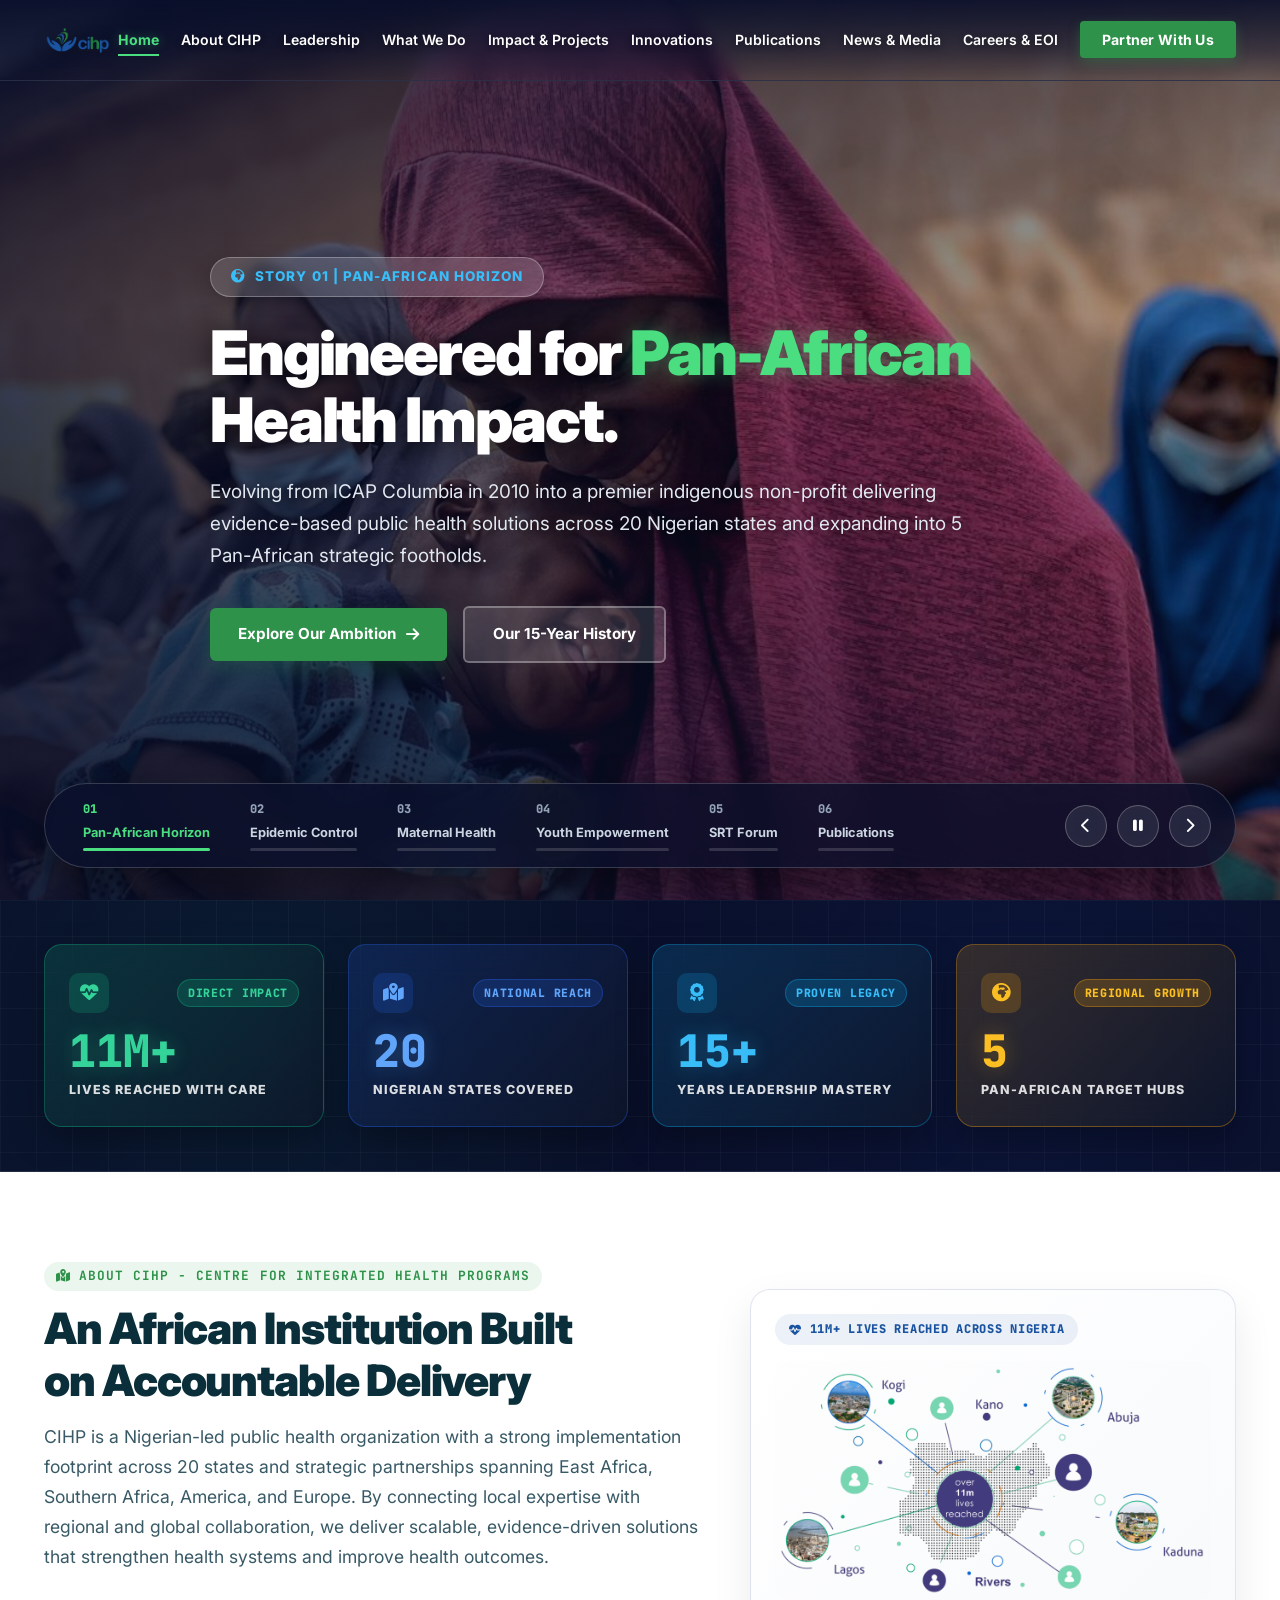
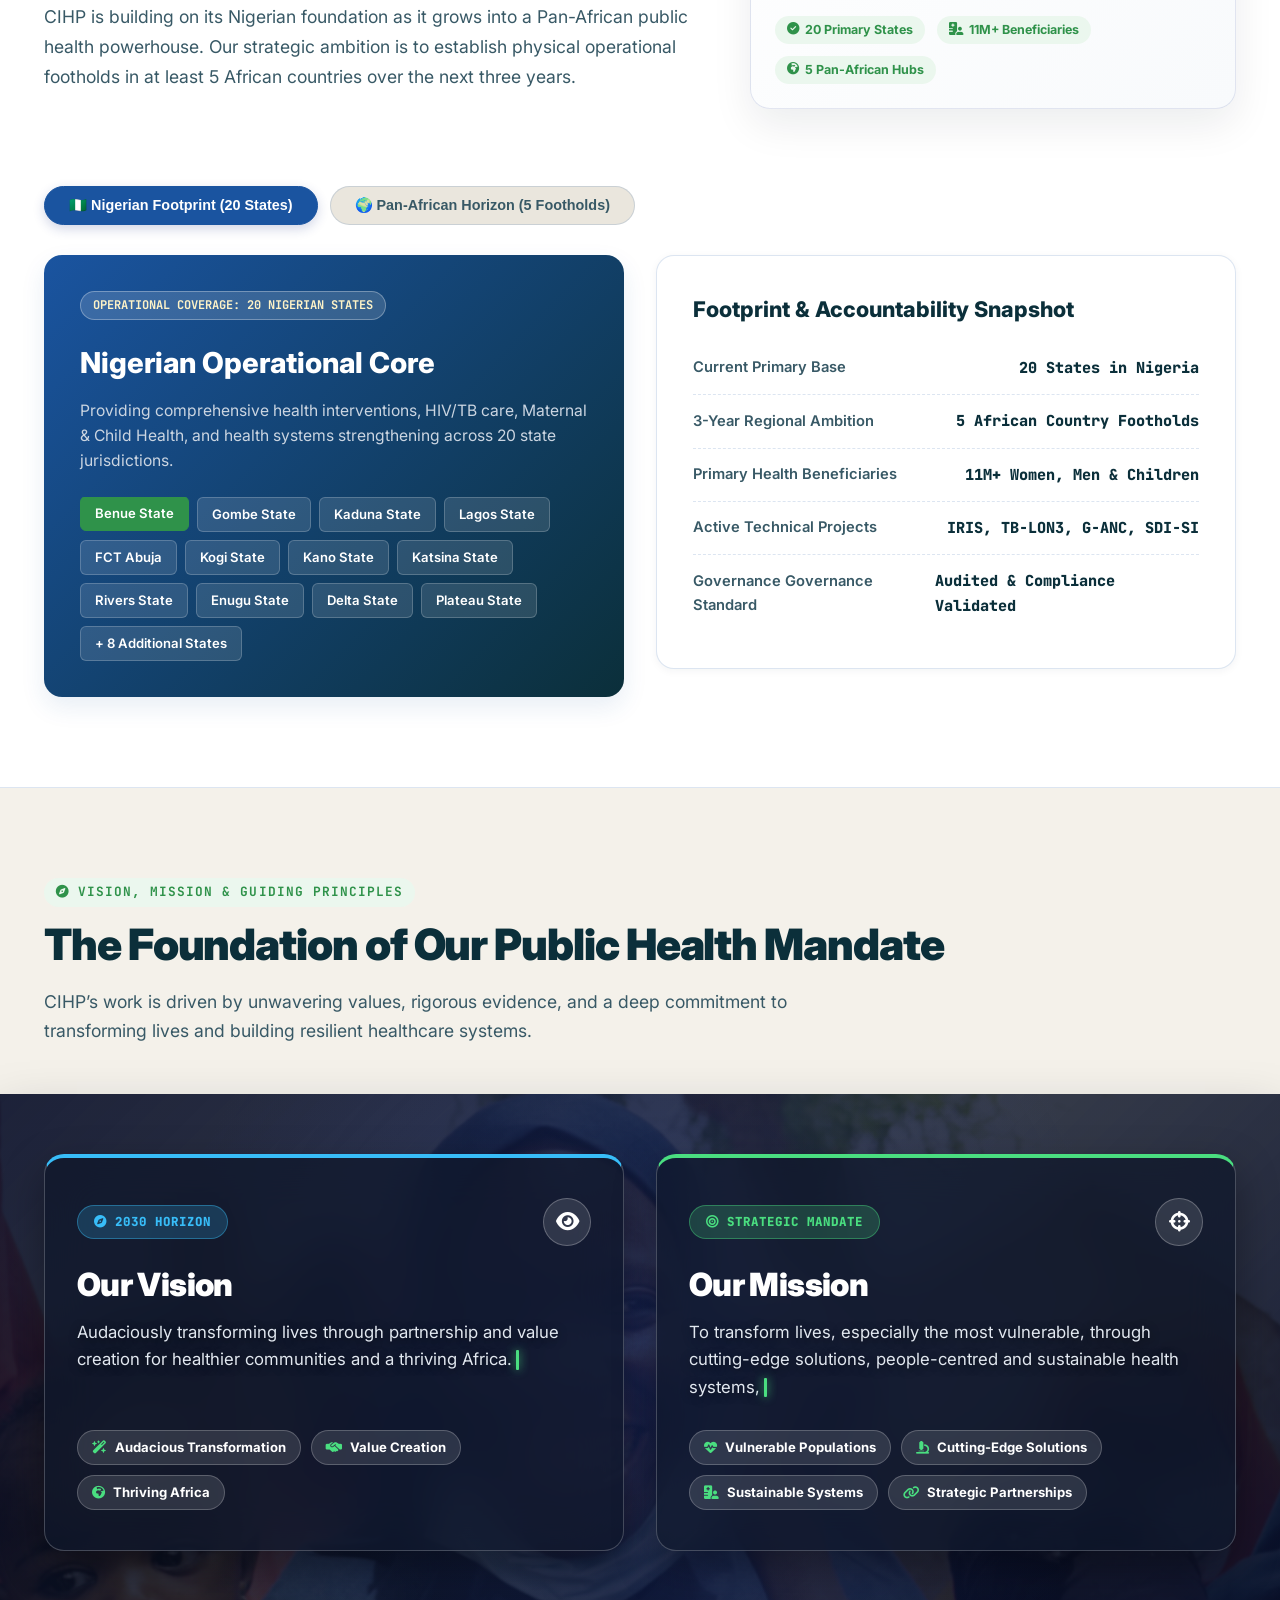
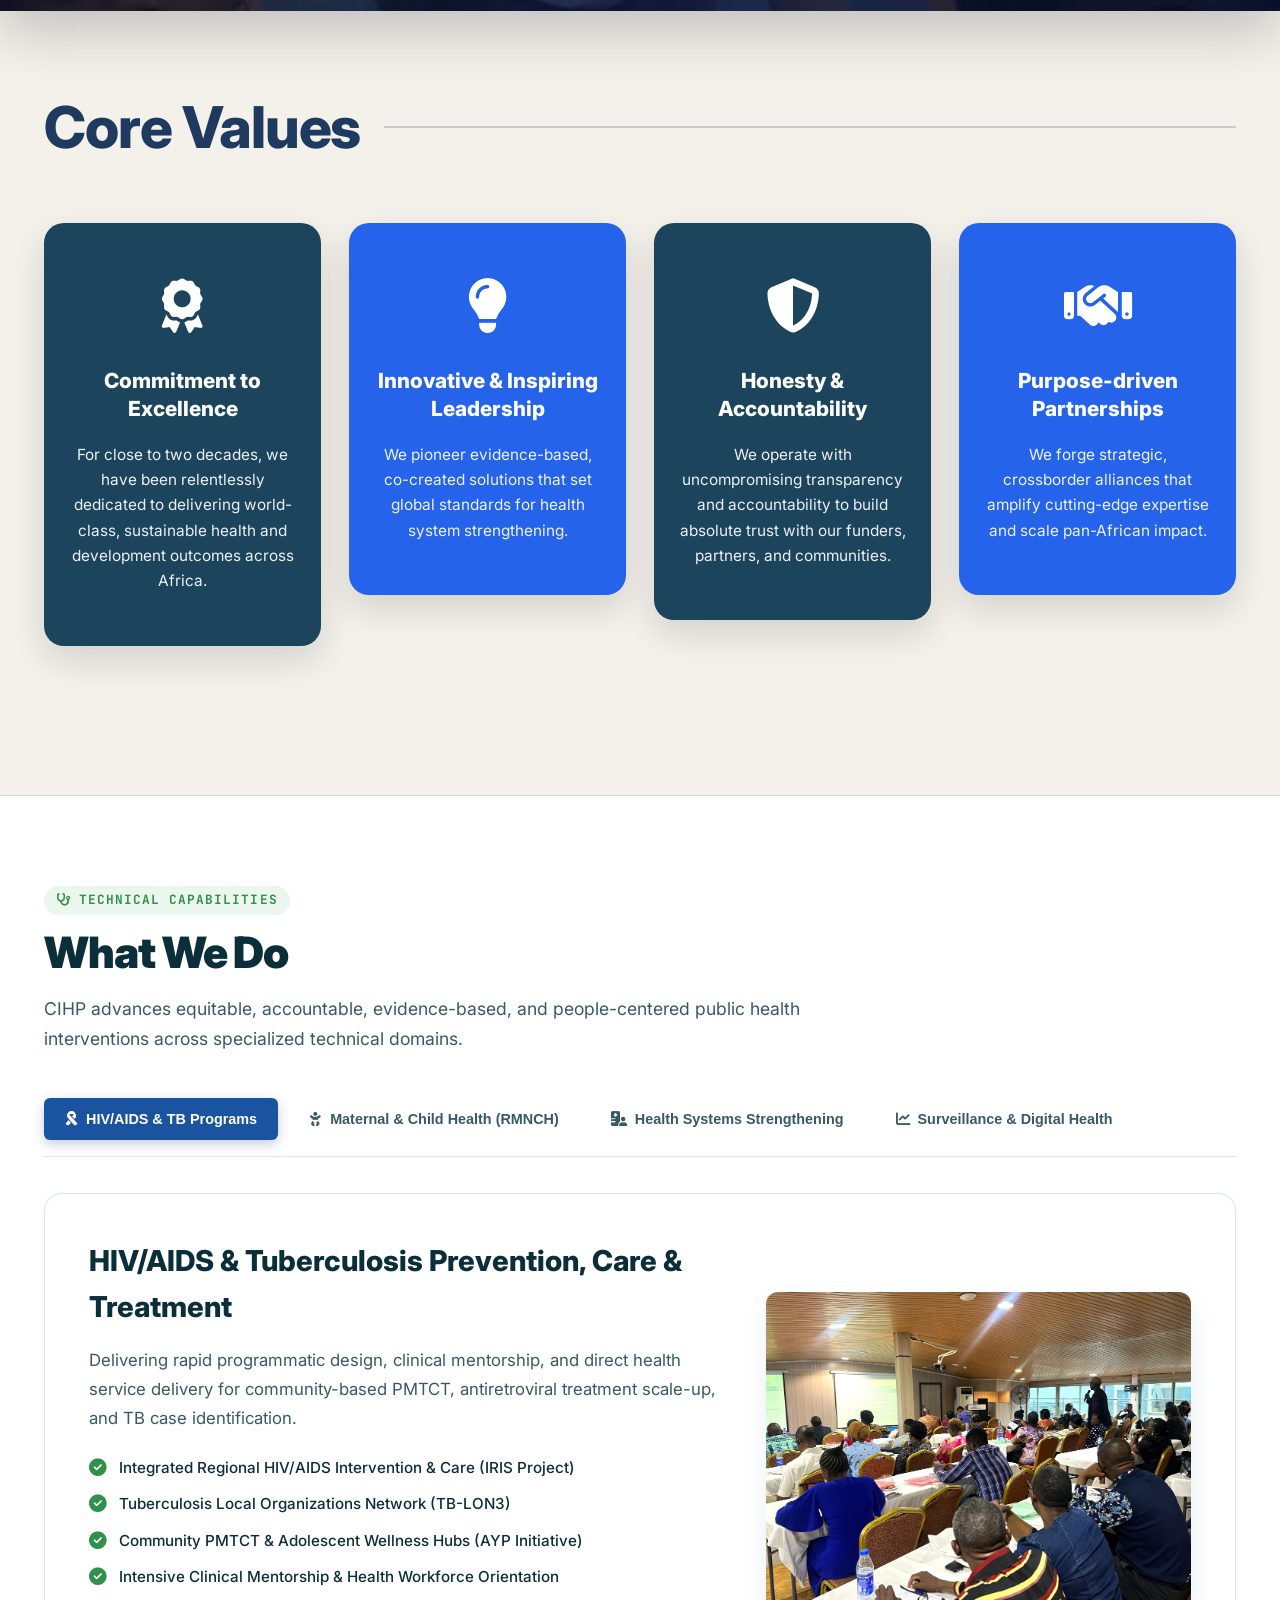
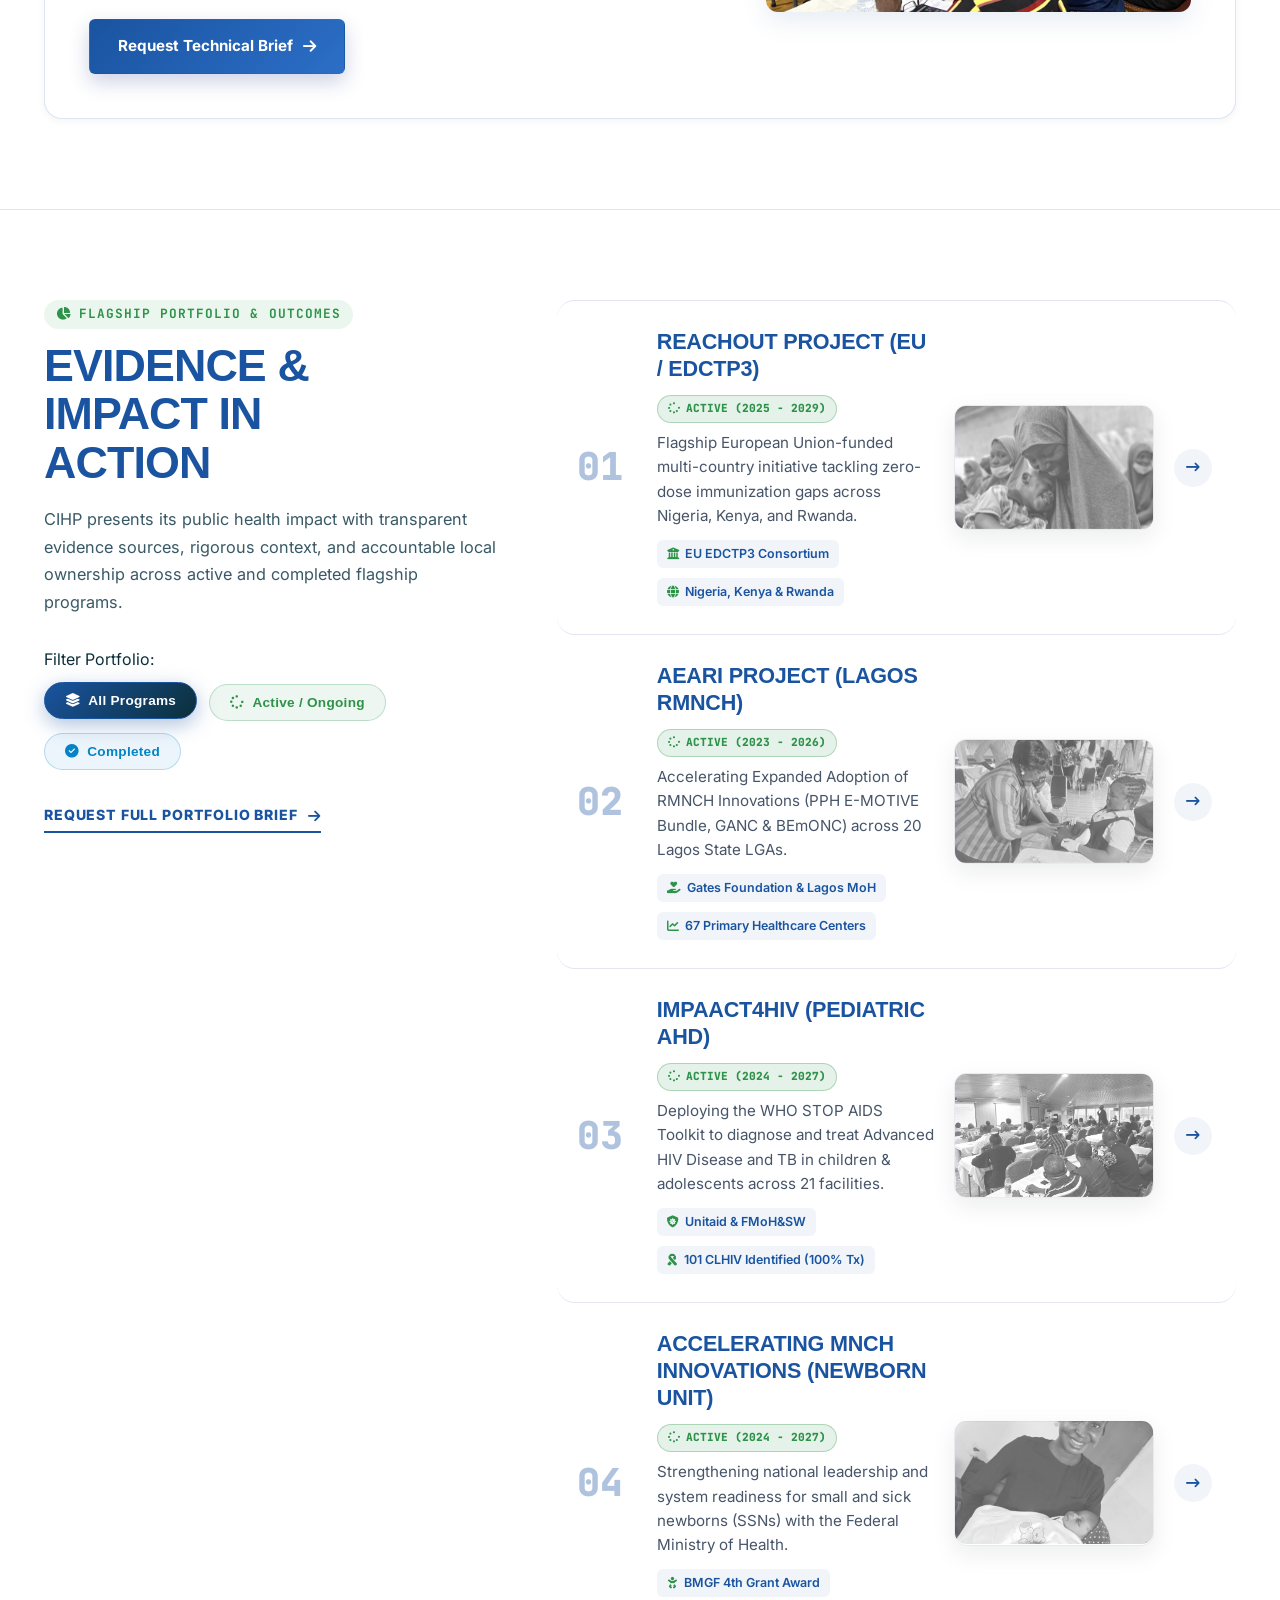
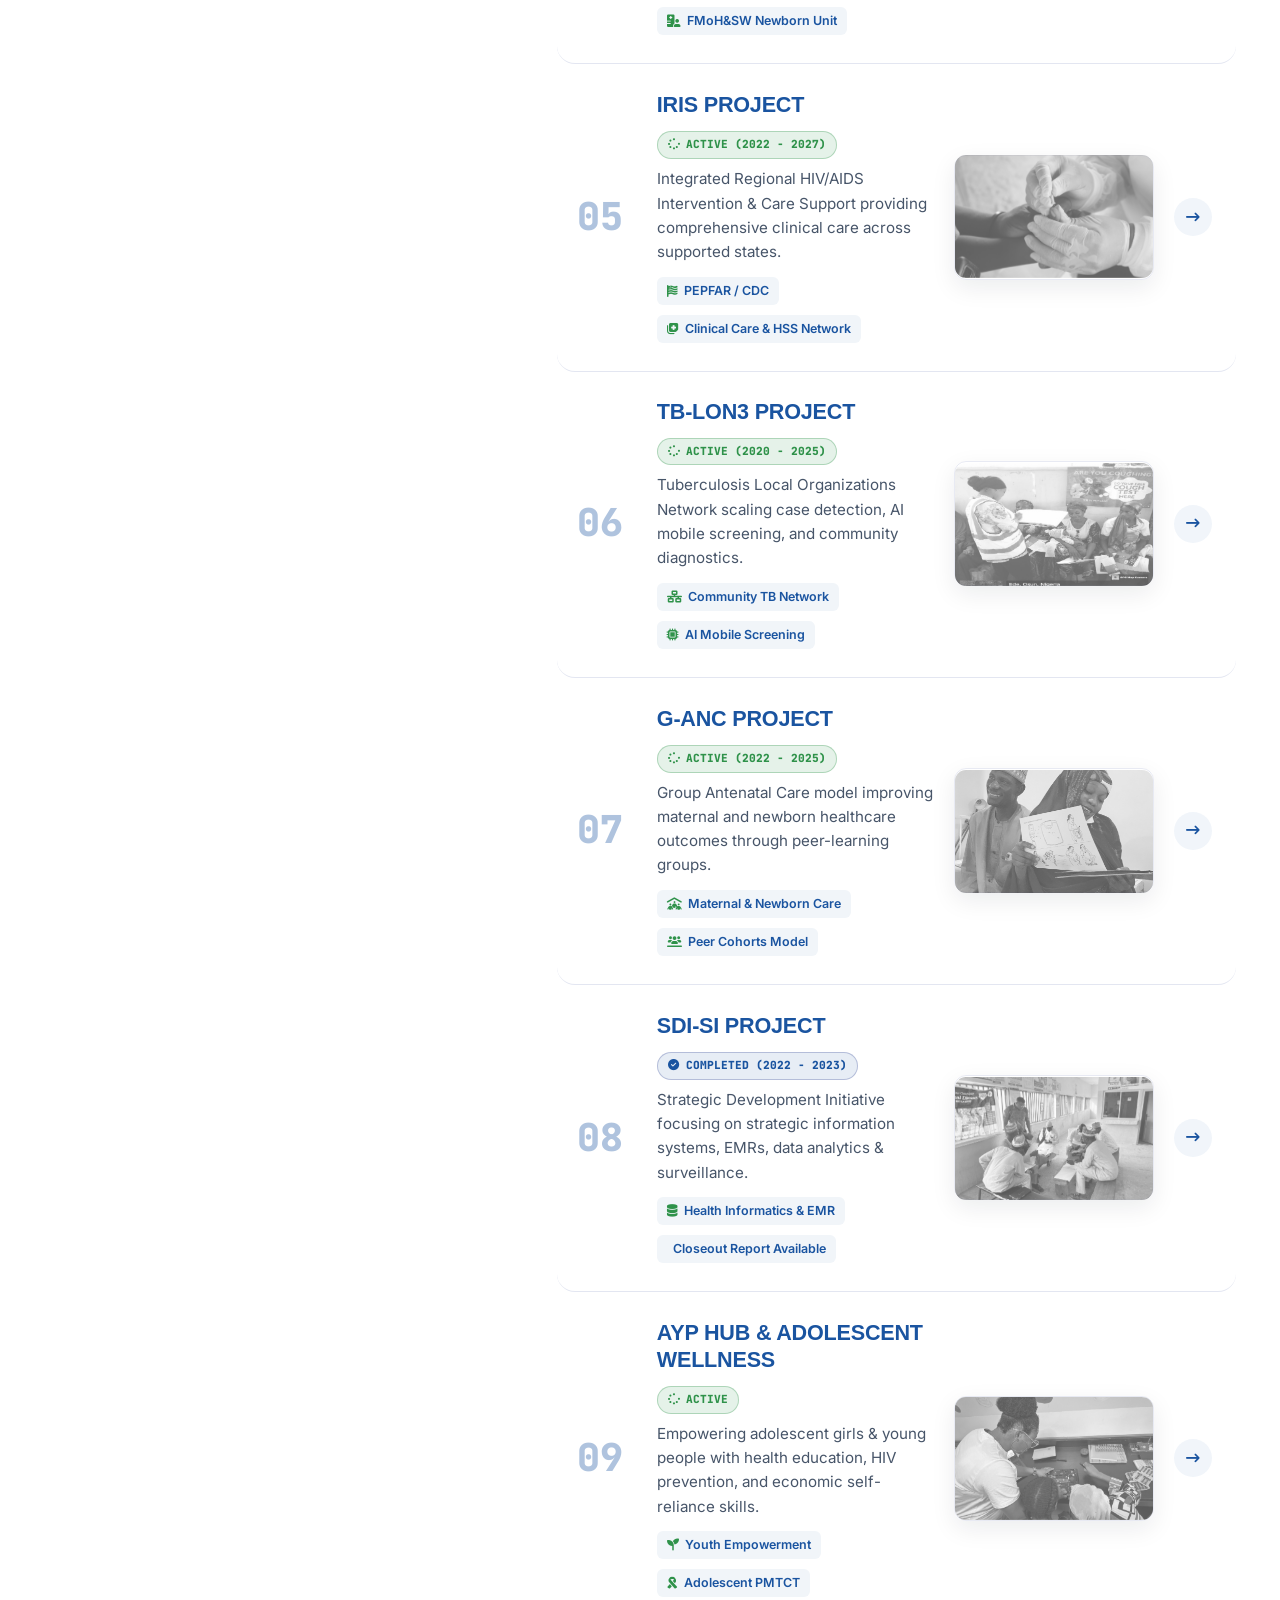
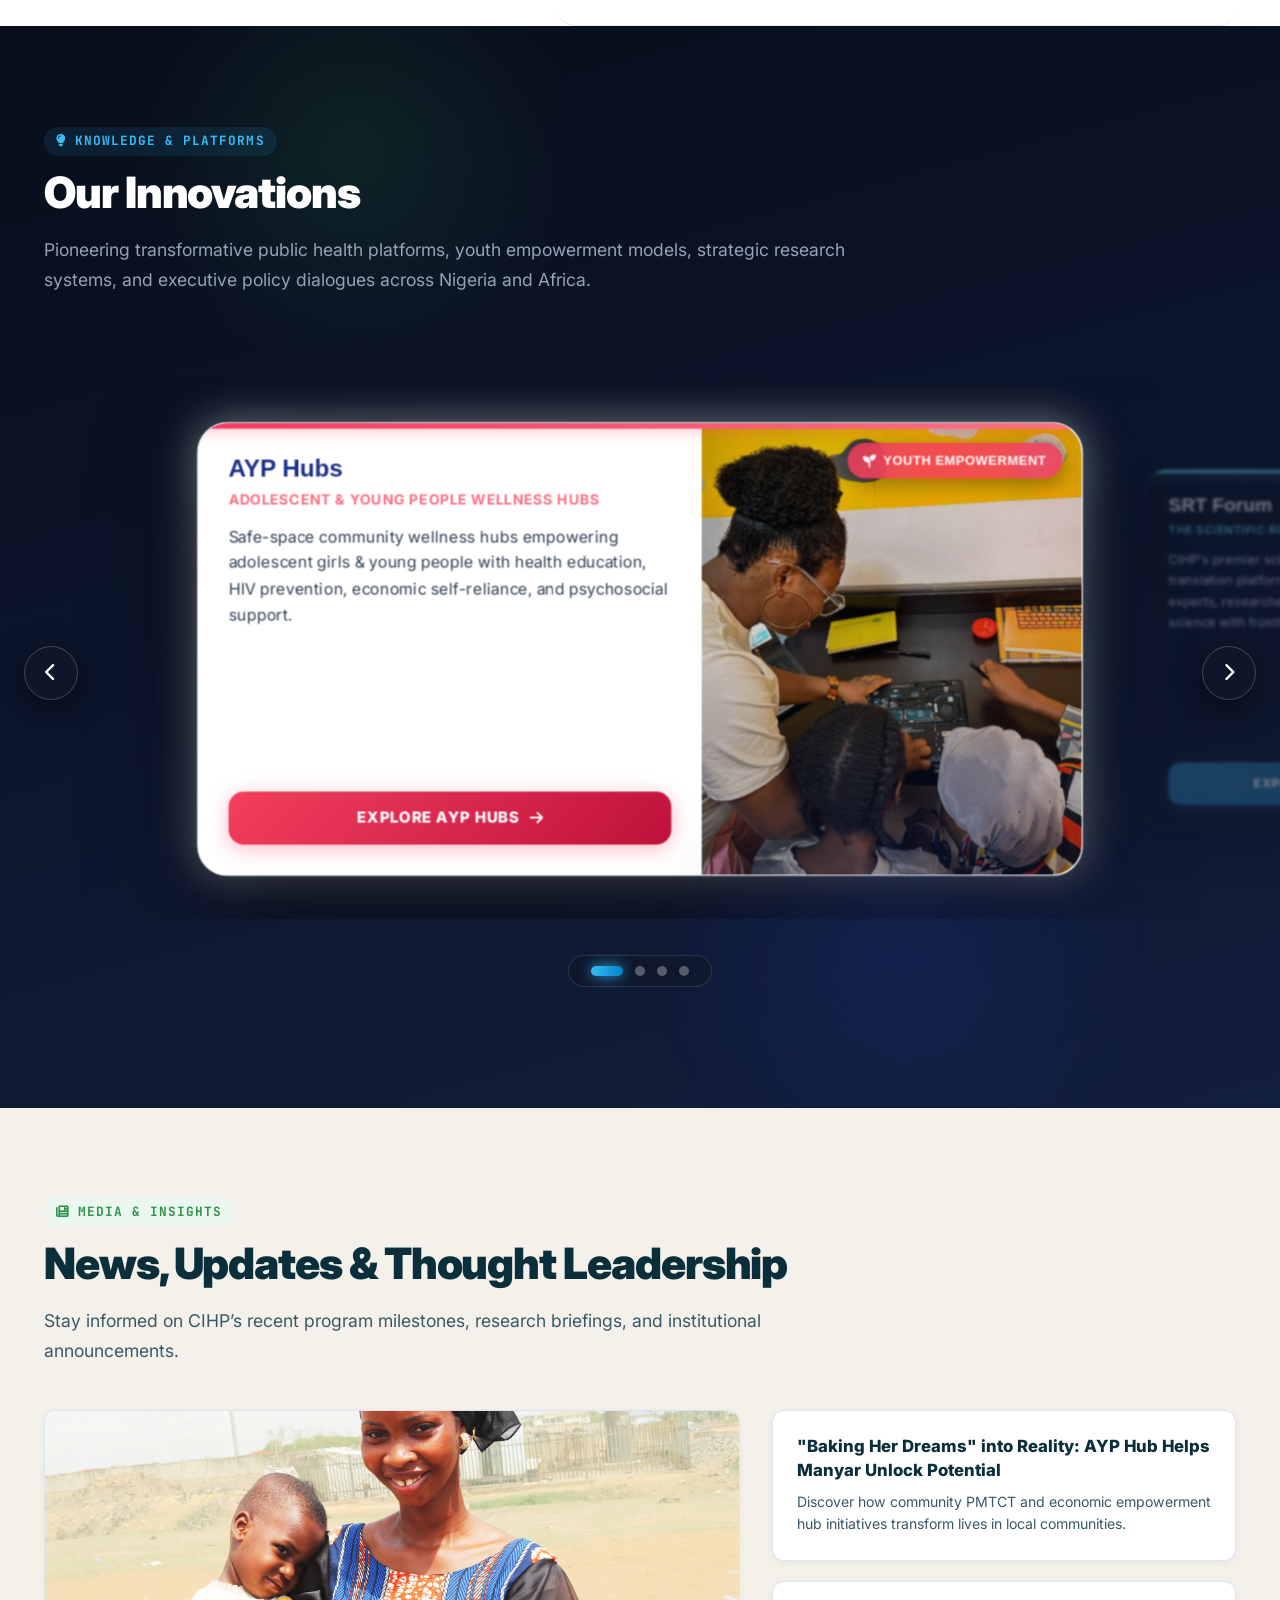
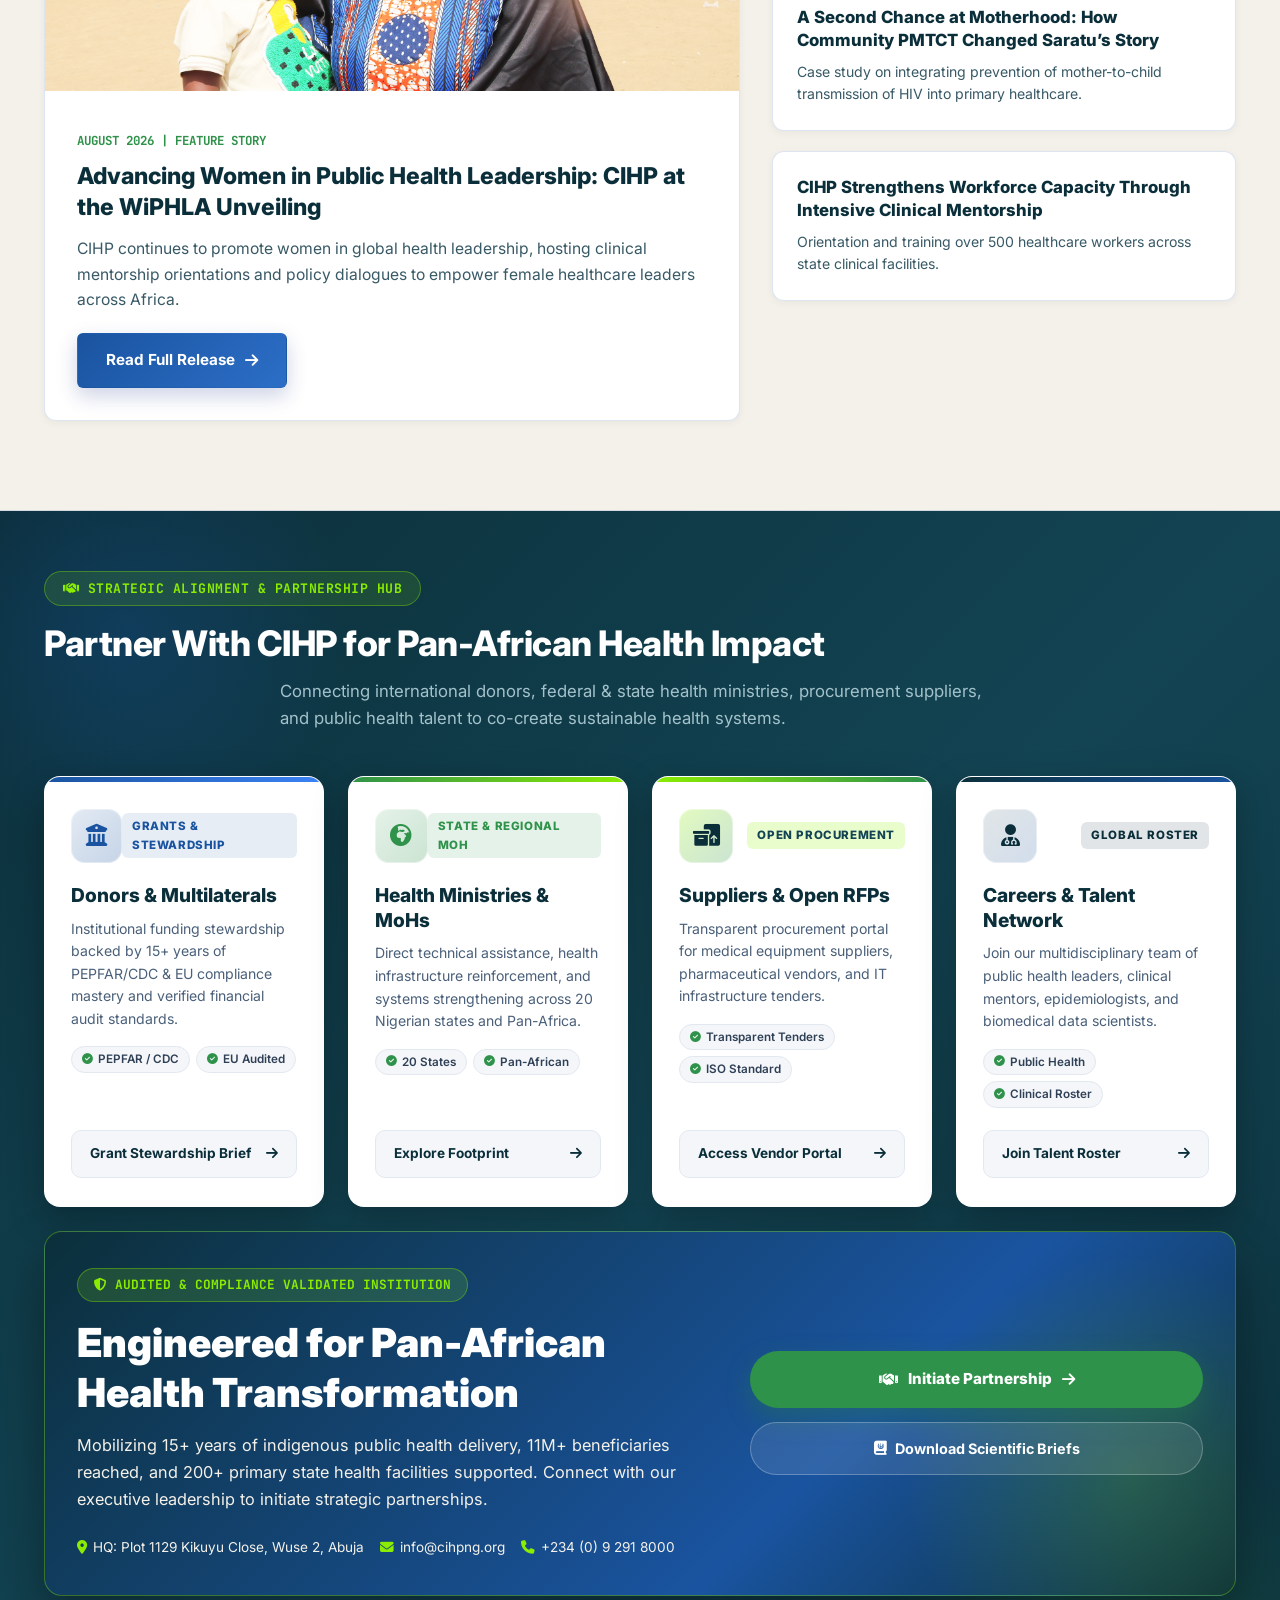
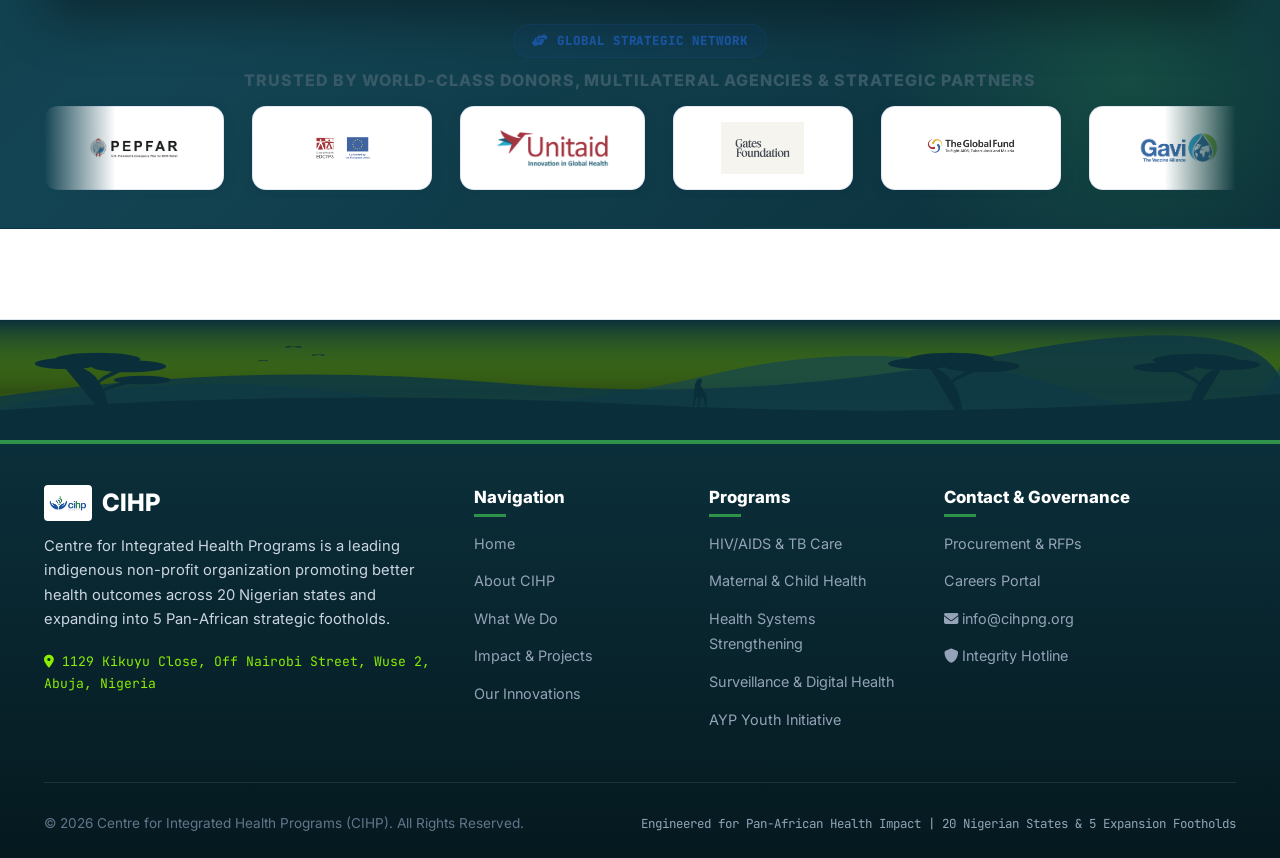
<file: index.html>
<!DOCTYPE html>
<html lang="en">

<head>
  <meta charset="utf-8" />
  <meta name="viewport" content="width=device-width, initial-scale=1.0" />
  <title>CIHP — Engineered for Pan-African Health Impact</title>
  <meta name="description"
    content="Centre for Integrated Health Programs (CIHP) is a leading indigenous not-for-profit non-governmental organization promoting better health outcomes across 20 states in Nigeria, reaching 11M+ lives with an ambition to expand across 5 African countries." />

  <!-- AOS Animation Library -->
  <link href="https://unpkg.com/aos@2.3.1/dist/aos.css" rel="stylesheet">
  <!-- Font Awesome Icons -->
  <link rel="stylesheet" href="https://cdnjs.cloudflare.com/ajax/libs/font-awesome/6.4.0/css/all.min.css">
  <!-- Google Fonts -->
  <link rel="preconnect" href="https://fonts.googleapis.com">
  <link rel="preconnect" href="https://fonts.gstatic.com" crossorigin>
  <link
    href="https://fonts.googleapis.com/css2?family=Inter:wght@300;400;500;600;700;800;900&family=JetBrains+Mono:wght@400;500;600;700&display=swap"
    rel="stylesheet">

  <link rel="stylesheet" href="css/style.css">
</head>

<body class="locked">

  <!-- SYSTEM BOOT PRELOADER -->
  <div id="system-preloader">
    <div class="preloader-content">
      <img src="img/cihp logo vector transparent coloured (1).png" alt="CIHP Logo" class="preloader-logo">
      <div class="loading-bar-container">
        <div class="loading-bar"></div>
      </div>
      <div class="loading-text">Initializing Systems...</div>
    </div>
  </div>

  <!-- ==================== STICKY NAVBAR ==================== -->
  <nav class="navbar">
    <a href="#home" class="brand-logo">
      <img src="img/cihp logo vector transparent coloured (1).png" alt="CIHP Logo" />

    </a>

    <button class="mobile-menu-toggle" aria-label="Toggle navigation">
      <i class="fa-solid fa-bars"></i>
    </button>

    <ul class="nav-links">
      <li><a href="#home" class="active">Home</a></li>
      <li><a href="about.html">About CIHP</a></li>
      <li><a href="about.html#leadership">Leadership</a></li>
      <li><a href="#what-we-do">What We Do</a></li>
      <li><a href="#impact">Impact & Projects</a></li>
      <li><a href="#innovations">Innovations</a></li>
      <li><a href="publications.html">Publications</a></li>
      <li><a href="news.html">News & Media</a></li>
      <li><a href="careers.html">Careers & EOI</a></li>
      <li><a href="contact.html" class="btn-nav">Partner With Us</a></li>
    </ul>
  </nav>

  <!-- ==================== 2. FULL-SCREEN STORYTELLING HERO BANNER ==================== -->
  <header id="home" class="hero-slider-section">

    <!-- Slide 1: Pan-African Vision -->
    <div class="hero-slide active">
      <img src="img/Reachout.png" alt="CIHP Pan-African Vision" class="hero-slide-bg" />
      <div class="hero-slide-overlay"></div>
      <div class="container">
        <div class="hero-slide-content">
          <div class="hero-slide-eyebrow">
            <i class="fa-solid fa-earth-africa"></i> Story 01 | Pan-African Horizon
          </div>
          <h1 class="hero-slide-title">
            Engineered for <span class="accent-emerald">Pan-African</span> Health Impact.
          </h1>
          <p class="hero-slide-desc">
            Evolving from ICAP Columbia in 2010 into a premier indigenous non-profit delivering evidence-based public
            health solutions across 20 Nigerian states and expanding into 5 Pan-African strategic footholds.
          </p>
          <div class="hero-slide-cta-group">
            <a href="#about" class="btn-emerald">Explore Our Ambition <i class="fa-solid fa-arrow-right"></i></a>
            <a href="about.html" class="btn-secondary"
              style="background: rgba(255,255,255,0.12); color: #ffffff; border-color: rgba(255,255,255,0.3);">Our
              15-Year History</a>
          </div>
        </div>
      </div>
    </div>

    <!-- Slide 2: Epidemic Control & Diagnostic Networks -->
    <div class="hero-slide">
      <img src="img/iris.JPG" alt="CIHP IRIS Project Epidemic Control" class="hero-slide-bg" />
      <div class="hero-slide-overlay"></div>
      <div class="container">
        <div class="hero-slide-content">
          <div class="hero-slide-eyebrow">
            <i class="fa-solid fa-microscope"></i> Story 02 | Epidemic Control & Diagnostics
          </div>
          <h1 class="hero-slide-title">
            Pioneering HIV & Tuberculosis <span class="accent-emerald">Epidemic Control</span>.
          </h1>
          <p class="hero-slide-desc">
            Sustaining viral suppression, deploying AI-assisted digital mobile X-ray screenings, and strengthening
            laboratory diagnostic networks across state health facilities.
          </p>
          <div class="hero-slide-cta-group">
            <a href="#impact" class="btn-emerald">View Active Projects <i class="fa-solid fa-arrow-right"></i></a>
            <a href="contact.html" class="btn-secondary"
              style="background: rgba(255,255,255,0.12); color: #ffffff; border-color: rgba(255,255,255,0.3);">Procurement
              & RFPs</a>
          </div>
        </div>
      </div>
    </div>

    <!-- Slide 3: Group Antenatal Care (G-ANC) -->
    <div class="hero-slide">
      <img src="img/GANC.jpg" alt="CIHP Group Antenatal Care" class="hero-slide-bg" />
      <div class="hero-slide-overlay"></div>
      <div class="container">
        <div class="hero-slide-content">
          <div class="hero-slide-eyebrow">
            <i class="fa-solid fa-baby"></i> Story 03 | Maternal & Child Health
          </div>
          <h1 class="hero-slide-title">
            Saving Mothers & Infants Through <span class="accent-emerald">Group Antenatal Mentorship</span>.
          </h1>
          <p class="hero-slide-desc">
            Combining group antenatal consultations, peer support circles, and community PMTCT interventions to
            dramatically improve survival and health outcomes for mothers and infants.
          </p>
          <div class="hero-slide-cta-group">
            <a href="#what-we-do" class="btn-emerald">Explore MCH Services <i class="fa-solid fa-arrow-right"></i></a>
            <a href="about.html#leadership" class="btn-secondary"
              style="background: rgba(255,255,255,0.12); color: #ffffff; border-color: rgba(255,255,255,0.3);">Our
              Values</a>
          </div>
        </div>
      </div>
    </div>

    <!-- Slide 4: Youth & Economic Empowerment -->
    <div class="hero-slide">
      <img src="img/HEADER.png" alt="CIHP Youth Empowerment" class="hero-slide-bg" />
      <div class="hero-slide-overlay"></div>
      <div class="container">
        <div class="hero-slide-content">
          <div class="hero-slide-eyebrow">
            <i class="fa-solid fa-graduation-cap"></i> Story 04 | Youth Empowerment
          </div>
          <h1 class="hero-slide-title">
            Unlocking Potential & <span class="accent-emerald">Economic Independence</span>.
          </h1>
          <p class="hero-slide-desc">
            Empowering adolescents and young women through economic hub initiatives, vocational skills training,
            financial literacy, and community support networks.
          </p>
          <div class="hero-slide-cta-group">
            <a href="#impact" class="btn-emerald">Read AYP Story <i class="fa-solid fa-arrow-right"></i></a>
            <a href="contact.html" class="btn-secondary"
              style="background: rgba(255,255,255,0.12); color: #ffffff; border-color: rgba(255,255,255,0.3);">Join
              Talent Network</a>
          </div>
        </div>
      </div>
    </div>

    <!-- Slide 5: Scientific Round Table (SRT) -->
    <div class="hero-slide">
      <img src="img/SRT.jpg" alt="CIHP Scientific Round Table Forum" class="hero-slide-bg" />
      <div class="hero-slide-overlay"></div>
      <div class="container">
        <div class="hero-slide-content">
          <div class="hero-slide-eyebrow">
            <i class="fa-solid fa-flask-vial"></i> Story 05 | Research & Evidence Translation
          </div>
          <h1 class="hero-slide-title">
            The Scientific Round Table <span class="accent-emerald">(SRT Forum)</span>.
          </h1>
          <p class="hero-slide-desc">
            CIHP's premier scientific dialogue and evidence translation platform, bringing together public health
            experts,
            researchers, and policymakers to bridge global science with frontline healthcare delivery.
          </p>
          <div class="hero-slide-cta-group">
            <a href="publications.html" class="btn-emerald">Explore Research <i class="fa-solid fa-arrow-right"></i></a>
            <a href="contact.html" class="btn-secondary"
              style="background: rgba(255,255,255,0.12); color: #ffffff; border-color: rgba(255,255,255,0.3);">Partner
              With Us</a>
          </div>
        </div>
      </div>
    </div>

    <!-- Slide 6: Peer-Reviewed Journals & Scientific Publications -->
    <div class="hero-slide">
      <img src="img/library.png" alt="CIHP Scientific Publications & Journals" class="hero-slide-bg" />
      <div class="hero-slide-overlay"></div>
      <div class="container">
        <div class="hero-slide-content">
          <div class="hero-slide-eyebrow">
            <i class="fa-solid fa-book-journal-whills"></i> Story 06 | Peer-Reviewed Knowledge
          </div>
          <h1 class="hero-slide-title">
            Advancing Evidence Through <span class="accent-emerald">Global Publications</span>.
          </h1>
          <p class="hero-slide-desc">
            Explore 15+ years of peer-reviewed journal articles, clinical implementation guidelines, and policy
            monographs
            produced by CIHP researchers in leading global health repositories.
          </p>
          <div class="hero-slide-cta-group">
            <a href="publications.html" class="btn-emerald">View Publications <i
                class="fa-solid fa-arrow-right"></i></a>
            <a href="news.html" class="btn-secondary"
              style="background: rgba(255,255,255,0.12); color: #ffffff; border-color: rgba(255,255,255,0.3);">Newsroom</a>
          </div>
        </div>
      </div>
    </div>

    <!-- ECEWS-Style Floating Glassmorphic Controls Bar -->
    <div class="slider-controls-bar">
      <div class="container">
        <div class="slider-controls-inner">

          <!-- Numbered Dots with Animated Timer Line -->
          <div class="slider-dots-container">
            <div class="slider-dot-item active" onclick="goToHeroSlide(0)">
              <span class="dot-num">01</span>
              <span class="dot-label">Pan-African Horizon</span>
              <div class="dot-progress">
                <div class="dot-progress-fill"></div>
              </div>
            </div>
            <div class="slider-dot-item" onclick="goToHeroSlide(1)">
              <span class="dot-num">02</span>
              <span class="dot-label">Epidemic Control</span>
              <div class="dot-progress">
                <div class="dot-progress-fill"></div>
              </div>
            </div>
            <div class="slider-dot-item" onclick="goToHeroSlide(2)">
              <span class="dot-num">03</span>
              <span class="dot-label">Maternal Health</span>
              <div class="dot-progress">
                <div class="dot-progress-fill"></div>
              </div>
            </div>
            <div class="slider-dot-item" onclick="goToHeroSlide(3)">
              <span class="dot-num">04</span>
              <span class="dot-label">Youth Empowerment</span>
              <div class="dot-progress">
                <div class="dot-progress-fill"></div>
              </div>
            </div>
            <div class="slider-dot-item" onclick="goToHeroSlide(4)">
              <span class="dot-num">05</span>
              <span class="dot-label">SRT Forum</span>
              <div class="dot-progress">
                <div class="dot-progress-fill"></div>
              </div>
            </div>
            <div class="slider-dot-item" onclick="goToHeroSlide(5)">
              <span class="dot-num">06</span>
              <span class="dot-label">Publications</span>
              <div class="dot-progress">
                <div class="dot-progress-fill"></div>
              </div>
            </div>
          </div>

          <!-- Controls: Prev/Next & Play/Pause -->
          <div class="slider-actions">
            <button class="slider-action-btn" id="prevHeroBtn" aria-label="Previous Slide" onclick="prevHeroSlide()">
              <i class="fa-solid fa-chevron-left"></i>
            </button>
            <button class="slider-action-btn" id="playPauseHeroBtn" aria-label="Pause Auto Slider"
              onclick="toggleHeroAutoplay()">
              <i class="fa-solid fa-pause" id="playPauseIcon"></i>
            </button>
            <button class="slider-action-btn" id="nextHeroBtn" aria-label="Next Slide" onclick="nextHeroSlide()">
              <i class="fa-solid fa-chevron-right"></i>
            </button>
          </div>

        </div>
      </div>
    </div>

  </header>

  <!-- ==================== HERO IMPACT STATS BAR ==================== -->
  <section class="hero-stats-banner-section">
    <div class="container">
      <div class="stats-banner-grid" data-aos="fade-up">

        <div class="stat-banner-card glass-card-emerald">
          <div class="stat-card-header">
            <div class="stat-card-icon"><i class="fa-solid fa-heart-pulse"></i></div>
            <span class="stat-card-badge">Direct Impact</span>
          </div>
          <div class="stat-banner-number"><span class="counter-val" data-target="11" data-suffix="M+">0M+</span></div>
          <div class="stat-banner-label">LIVES REACHED WITH CARE</div>
        </div>

        <div class="stat-banner-card glass-card-blue">
          <div class="stat-card-header">
            <div class="stat-card-icon"><i class="fa-solid fa-map-location-dot"></i></div>
            <span class="stat-card-badge">National Reach</span>
          </div>
          <div class="stat-banner-number"><span class="counter-val" data-target="20" data-suffix="">0</span></div>
          <div class="stat-banner-label">NIGERIAN STATES COVERED</div>
        </div>

        <div class="stat-banner-card glass-card-cyan">
          <div class="stat-card-header">
            <div class="stat-card-icon"><i class="fa-solid fa-award"></i></div>
            <span class="stat-card-badge">Proven Legacy</span>
          </div>
          <div class="stat-banner-number"><span class="counter-val" data-target="15" data-suffix="+">0+</span></div>
          <div class="stat-banner-label">YEARS LEADERSHIP MASTERY</div>
        </div>

        <div class="stat-banner-card glass-card-amber">
          <div class="stat-card-header">
            <div class="stat-card-icon"><i class="fa-solid fa-earth-africa"></i></div>
            <span class="stat-card-badge">Regional Growth</span>
          </div>
          <div class="stat-banner-number"><span class="counter-val" data-target="5" data-suffix="">0</span></div>
          <div class="stat-banner-label">PAN-AFRICAN TARGET HUBS</div>
        </div>

      </div>
    </div>
  </section>



  <main>

    <!-- ==================== 4. ABOUT CIHP ==================== -->
    <section id="about" class="map-footprint-section">
      <div class="container">
        <!-- About 2-Column Hero Layout (Text + Graphic Card) -->
        <div class="about-hero-grid">

          <!-- Left Column: About Text Content -->
          <div class="about-text-content" data-aos="fade-right">
            <span class="section-eyebrow"><i class="fa-solid fa-map-location-dot"></i> About CIHP - Centre for
              Integrated Health Programs</span>
            <h2 class="section-title">An African Institution Built <br>on Accountable Delivery</h2>
            <p class="section-desc">CIHP is a Nigerian-led public health organization with a strong implementation
              footprint
              across 20 states and strategic partnerships spanning East Africa, Southern Africa, America, and Europe. By
              connecting local expertise with regional and global collaboration, we deliver scalable, evidence-driven
              solutions that strengthen health systems and improve health outcomes. <br><br>
              CIHP is building on its Nigerian foundation as it grows into a Pan-African public health powerhouse. Our
              strategic ambition is to establish physical operational footholds in at least 5 African countries over the
              next three years.
            </p>
          </div>

          <!-- Right Column: Interactive Reach Map Graphic Card -->
          <div class="about-graphic-card" data-aos="fade-left">
            <div class="about-graphic-wrapper">
              <span class="about-graphic-tag"><i class="fa-solid fa-heart-pulse"></i> 11M+ LIVES REACHED ACROSS
                NIGERIA</span>
              <img src="img/nigeria_reach_map.png"
                alt="CIHP Nigeria Reach Map & Key Hubs (Lagos, Abuja, Kaduna, Kano, Kogi, Rivers)"
                class="about-reach-img" />
              <div class="about-graphic-footer">
                <span class="foot-hub-pill"><i class="fa-solid fa-circle-check"></i> 20 Primary States</span>
                <span class="foot-hub-pill"><i class="fa-solid fa-hospital-user"></i> 11M+ Beneficiaries</span>
                <span class="foot-hub-pill"><i class="fa-solid fa-earth-africa"></i> 5 Pan-African Hubs</span>
              </div>
            </div>
          </div>

        </div>

        <div class="footprint-controls">
          <button class="tab-btn active" onclick="switchFootprintTab('nigeria')">🇳🇬 Nigerian Footprint (20
            States)</button>
          <button class="tab-btn" onclick="switchFootprintTab('panafrican')">🌍 Pan-African Horizon (5
            Footholds)</button>
        </div>

        <div class="footprint-display-grid">

          <div class="map-interactive-card" id="footprintMapCard">
            <div>
              <span class="map-tag" id="mapTagText">OPERATIONAL COVERAGE: 20 NIGERIAN STATES</span>
              <h3 id="mapCardTitle">Nigerian Operational Core</h3>
              <p id="mapCardDesc">Providing comprehensive health interventions, HIV/TB care, Maternal & Child Health,
                and health systems strengthening across 20 state jurisdictions.</p>
            </div>

            <div class="states-pills-container" id="statesContainer">
              <span class="state-pill active">Benue State</span>
              <span class="state-pill">Gombe State</span>
              <span class="state-pill">Kaduna State</span>
              <span class="state-pill">Lagos State</span>
              <span class="state-pill">FCT Abuja</span>
              <span class="state-pill">Kogi State</span>
              <span class="state-pill">Kano State</span>
              <span class="state-pill">Katsina State</span>
              <span class="state-pill">Rivers State</span>
              <span class="state-pill">Enugu State</span>
              <span class="state-pill">Delta State</span>
              <span class="state-pill">Plateau State</span>
              <span class="state-pill">+ 8 Additional States</span>
            </div>
          </div>

          <div class="footprint-details-card">
            <h4>Footprint & Accountability Snapshot</h4>
            <div class="footprint-stat-row">
              <span class="stat-row-label">Current Primary Base</span>
              <span class="stat-row-value">20 States in Nigeria</span>
            </div>
            <div class="footprint-stat-row">
              <span class="stat-row-label">3-Year Regional Ambition</span>
              <span class="stat-row-value">5 African Country Footholds</span>
            </div>
            <div class="footprint-stat-row">
              <span class="stat-row-label">Primary Health Beneficiaries</span>
              <span class="stat-row-value">11M+ Women, Men & Children</span>
            </div>
            <div class="footprint-stat-row">
              <span class="stat-row-label">Active Technical Projects</span>
              <span class="stat-row-value">IRIS, TB-LON3, G-ANC, SDI-SI</span>
            </div>
            <div class="footprint-stat-row">
              <span class="stat-row-label">Governance Governance Standard</span>
              <span class="stat-row-value">Audited & Compliance Validated</span>
            </div>
          </div>

        </div>
      </div>
    </section>

    <!-- ==================== 5. INSTITUTIONAL IDENTITY & C-I-H-P VALUES MATRIX ==================== -->
    <section style="background: var(--bg-deep);">
      <div class="container">
        <span class="section-eyebrow"><i class="fa-solid fa-compass"></i> Vision, Mission & Guiding Principles</span>
        <h2 class="section-title">The Foundation of Our Public Health Mandate</h2>
        <p class="section-desc">
          CIHP’s work is driven by unwavering values, rigorous evidence, and a deep commitment to transforming lives and
          building resilient healthcare systems.
        </p>

        <!-- Option 3: Full-width End-to-End Photographic Backdrop Banner (Vision & Mission) -->
        <div class="mv-backdrop-banner">
          <img src="img/HEADER.png" alt="CIHP Public Health Mission Backdrop" class="mv-backdrop-img" />
          <div class="mv-backdrop-overlay"></div>

          <div class="container" style="position: relative; z-index: 2; width: 100%;">
            <div class="mv-glass-grid">
              <!-- Vision Glass Card (Slides in from Left) -->
              <div class="mv-glass-card vision-glass" data-aos="fade-right" data-aos-duration="1000"
                data-aos-once="true">
                <div>
                  <div class="mv-glass-header">
                    <span class="mv-glass-tag"><i class="fa-solid fa-compass"></i> 2030 Horizon</span>
                    <div class="mv-glass-icon"><i class="fa-solid fa-eye"></i></div>
                  </div>
                  <h3>Our Vision</h3>
                  <p class="typewriter-text"
                    data-text="Audaciously transforming lives through partnership and value creation for healthier communities and a thriving Africa.">
                    Audaciously transforming lives through partnership and value creation for healthier communities and
                    a thriving Africa.
                  </p>
                </div>

                <div class="mv-glass-pills">
                  <span class="mv-glass-pill"><i class="fa-solid fa-wand-magic-sparkles"></i> Audacious
                    Transformation</span>
                  <span class="mv-glass-pill"><i class="fa-solid fa-handshake-simple"></i> Value Creation</span>
                  <span class="mv-glass-pill"><i class="fa-solid fa-earth-africa"></i> Thriving Africa</span>
                </div>
              </div>

              <!-- Mission Glass Card (Slides in from Right) -->
              <div class="mv-glass-card mission-glass" data-aos="fade-left" data-aos-duration="1000"
                data-aos-once="true">
                <div>
                  <div class="mv-glass-header">
                    <span class="mv-glass-tag"><i class="fa-solid fa-bullseye"></i> Strategic Mandate</span>
                    <div class="mv-glass-icon"><i class="fa-solid fa-crosshairs"></i></div>
                  </div>
                  <h3>Our Mission</h3>
                  <p class="typewriter-text"
                    data-text="To transform lives, especially the most vulnerable, through cutting-edge solutions, people-centred and sustainable health systems, delivered through strategic partnerships.">
                    To transform lives, especially the most vulnerable, through cutting-edge solutions, people-centred
                    and sustainable health systems, delivered through strategic partnerships.
                  </p>
                </div>

                <div class="mv-glass-pills">
                  <span class="mv-glass-pill"><i class="fa-solid fa-heart-pulse"></i> Vulnerable Populations</span>
                  <span class="mv-glass-pill"><i class="fa-solid fa-microscope"></i> Cutting-Edge Solutions</span>
                  <span class="mv-glass-pill"><i class="fa-solid fa-hospital-user"></i> Sustainable Systems</span>
                  <span class="mv-glass-pill"><i class="fa-solid fa-link"></i> Strategic Partnerships</span>
                </div>
              </div>
            </div>
          </div>
        </div>

        <!-- Core Values Section (Adopted Design) -->
        <div style="margin-top: 70px;">
          <div class="core-values-header" data-aos="fade-right">
            <h2 class="core-values-title">Core Values</h2>
            <div class="core-values-line"></div>
          </div>

          <div class="values-grid">
            <!-- Card 1: Commitment to Excellence -->
            <div class="value-card card-teal" data-aos="fade-up" data-aos-delay="100">
              <div class="value-card-icon"><i class="fa-solid fa-award"></i></div>
              <h4>Commitment to Excellence</h4>
              <p>For close to two decades, we have been relentlessly dedicated to delivering world-class, sustainable
                health and development outcomes across Africa.</p>
            </div>

            <!-- Card 2: Innovative & Inspiring Leadership -->
            <div class="value-card card-blue card-offset" data-aos="fade-up" data-aos-delay="200">
              <div class="value-card-icon"><i class="fa-solid fa-lightbulb"></i></div>
              <h4>Innovative & Inspiring Leadership</h4>
              <p>We pioneer evidence-based, co-created solutions that set global standards for health system
                strengthening.</p>
            </div>

            <!-- Card 3: Honesty & Accountability -->
            <div class="value-card card-teal" data-aos="fade-up" data-aos-delay="300">
              <div class="value-card-icon"><i class="fa-solid fa-shield-halved"></i></div>
              <h4>Honesty & Accountability</h4>
              <p>We operate with uncompromising transparency and accountability to build absolute trust with our
                funders, partners, and communities.</p>
            </div>

            <!-- Card 4: Purpose-driven Partnerships -->
            <div class="value-card card-blue card-offset" data-aos="fade-up" data-aos-delay="400">
              <div class="value-card-icon"><i class="fa-solid fa-handshake"></i></div>
              <h4>Purpose-driven Partnerships</h4>
              <p>We forge strategic, crossborder alliances that amplify cutting-edge expertise and scale pan-African
                impact.</p>
            </div>
          </div>
        </div>

      </div>
    </section>

    <!-- ==================== 6. CORE TECHNICAL CAPABILITIES (WHAT WE DO) ==================== -->
    <section id="what-we-do" class="technical-domains-section">
      <div class="container">
        <span class="section-eyebrow"><i class="fa-solid fa-stethoscope"></i> Technical Capabilities</span>
        <h2 class="section-title">What We Do</h2>
        <p class="section-desc">
          CIHP advances equitable, accountable, evidence-based, and people-centered public health interventions across
          specialized technical domains.
        </p>

        <!-- Technical Tabs Navigation -->
        <div class="technical-tabs-nav">
          <button class="tech-tab-btn active" onclick="switchTechTab('hivtb')">
            <i class="fa-solid fa-ribbon"></i> HIV/AIDS & TB Programs
          </button>
          <button class="tech-tab-btn" onclick="switchTechTab('rmnch')">
            <i class="fa-solid fa-baby"></i> Maternal & Child Health (RMNCH)
          </button>
          <button class="tech-tab-btn" onclick="switchTechTab('hss')">
            <i class="fa-solid fa-hospital-user"></i> Health Systems Strengthening
          </button>
          <button class="tech-tab-btn" onclick="switchTechTab('digital')">
            <i class="fa-solid fa-chart-line"></i> Surveillance & Digital Health
          </button>
        </div>

        <!-- Technical Content Card Display -->
        <div class="tech-content-card" id="techContentDisplay">
          <div class="tech-content-left">
            <h3 id="techTitle">HIV/AIDS & Tuberculosis Prevention, Care & Treatment</h3>
            <p id="techDesc">
              Delivering rapid programmatic design, clinical mentorship, and direct health service delivery for
              community-based PMTCT, antiretroviral treatment scale-up, and TB case identification.
            </p>
            <ul class="tech-feature-list" id="techFeatures">
              <li><i class="fa-solid fa-circle-check"></i> Integrated Regional HIV/AIDS Intervention & Care (IRIS
                Project)</li>
              <li><i class="fa-solid fa-circle-check"></i> Tuberculosis Local Organizations Network (TB-LON3)</li>
              <li><i class="fa-solid fa-circle-check"></i> Community PMTCT & Adolescent Wellness Hubs (AYP Initiative)
              </li>
              <li><i class="fa-solid fa-circle-check"></i> Intensive Clinical Mentorship & Health Workforce Orientation
              </li>
            </ul>
            <a href="#gateway" class="btn-primary">Request Technical Brief <i class="fa-solid fa-arrow-right"></i></a>
          </div>

          <div class="tech-content-right">
            <img src="img/I4HIV pic.jpeg" id="techImage" alt="CIHP HIV & TB Public Health Intervention" />
          </div>
        </div>

      </div>
    </section>

    <!-- ==================== 7. EVIDENCE & IMPACT REPOSITORY (FLAGSHIP PROJECTS) ==================== -->
    <section id="impact" class="impact-projects-section">
      <div class="container">

        <div class="impact-split-layout">

          <!-- Left Column: Sticky Title & Filter Sidebar (Matching Reference Design) -->
          <div class="impact-sidebar-sticky" data-aos="fade-right">
            <span class="section-eyebrow"><i class="fa-solid fa-chart-pie"></i> Flagship Portfolio & Outcomes</span>
            <h2 class="editorial-main-title">EVIDENCE & <br>IMPACT IN <br>ACTION</h2>
            <p class="editorial-desc">
              CIHP presents its public health impact with transparent evidence sources, rigorous context, and
              accountable local ownership across active and completed flagship programs.
            </p>

            <!-- Filter Buttons (Distinct Styled Real Buttons) -->
            <div class="editorial-filter-bar">
              <span class="filter-label">Filter Portfolio:</span>
              <div class="filter-pills-group">
                <button class="filter-btn btn-filter-all active" onclick="filterProjects('all')">
                  <i class="fa-solid fa-layer-group"></i> All Programs
                </button>
                <button class="filter-btn btn-filter-ongoing" onclick="filterProjects('ongoing')">
                  <i class="fa-solid fa-spinner fa-spin"></i> Active / Ongoing
                </button>
                <button class="filter-btn btn-filter-completed" onclick="filterProjects('completed')">
                  <i class="fa-solid fa-circle-check"></i> Completed
                </button>
              </div>
            </div>

            <a href="contact.html" class="editorial-learn-btn">Request Full Portfolio Brief <i
                class="fa-solid fa-arrow-right"></i></a>
          </div>

          <!-- Right Column: Numbered Editorial Stacked Rows (01 - 09) -->
          <div class="impact-rows-container">

            <!-- Row 01: REACHOUT -->
            <div class="editorial-project-row" data-category="ongoing" data-aos="fade-up"
              onclick="window.location.href='contact.html'">
              <span class="row-num">01</span>
              <div class="row-text-content">
                <div class="row-header-meta">
                  <h3>REACHOUT Project (EU / EDCTP3)</h3>
                  <span class="row-badge badge-ongoing"><i class="fa-solid fa-spinner fa-spin"></i> Active (2025 -
                    2029)</span>
                </div>
                <p class="row-summary">Flagship European Union-funded multi-country initiative tackling zero-dose
                  immunization gaps across Nigeria, Kenya, and Rwanda.</p>
                <div class="row-meta-tags">
                  <span class="meta-tag"><i class="fa-solid fa-building-columns"></i> EU EDCTP3 Consortium</span>
                  <span class="meta-tag"><i class="fa-solid fa-globe"></i> Nigeria, Kenya & Rwanda</span>
                </div>
              </div>
              <div class="row-thumb-card">
                <img src="img/Reachout.png" alt="REACHOUT Project" class="row-thumb-img" loading="lazy" />
              </div>
              <div class="row-action-icon"><i class="fa-solid fa-arrow-right-long"></i></div>
            </div>

            <!-- Row 02: AEARI -->
            <div class="editorial-project-row" data-category="ongoing" data-aos="fade-up"
              onclick="window.location.href='contact.html'">
              <span class="row-num">02</span>
              <div class="row-text-content">
                <div class="row-header-meta">
                  <h3>AEARI Project (Lagos RMNCH)</h3>
                  <span class="row-badge badge-ongoing"><i class="fa-solid fa-spinner fa-spin"></i> Active (2023 -
                    2026)</span>
                </div>
                <p class="row-summary">Accelerating Expanded Adoption of RMNCH Innovations (PPH E-MOTIVE Bundle, GANC &
                  BEmONC) across 20 Lagos State LGAs.</p>
                <div class="row-meta-tags">
                  <span class="meta-tag"><i class="fa-solid fa-hand-holding-heart"></i> Gates Foundation & Lagos
                    MoH</span>
                  <span class="meta-tag"><i class="fa-solid fa-chart-line"></i> 67 Primary Healthcare Centers</span>
                </div>
              </div>
              <div class="row-thumb-card">
                <img src="img/AEARI.jpg" alt="AEARI Project" class="row-thumb-img" loading="lazy" />
              </div>
              <div class="row-action-icon"><i class="fa-solid fa-arrow-right-long"></i></div>
            </div>

            <!-- Row 03: IMPAACT4HIV -->
            <div class="editorial-project-row" data-category="ongoing" data-aos="fade-up"
              onclick="window.location.href='contact.html'">
              <span class="row-num">03</span>
              <div class="row-text-content">
                <div class="row-header-meta">
                  <h3>IMPAACT4HIV (Pediatric AHD)</h3>
                  <span class="row-badge badge-ongoing"><i class="fa-solid fa-spinner fa-spin"></i> Active (2024 -
                    2027)</span>
                </div>
                <p class="row-summary">Deploying the WHO STOP AIDS Toolkit to diagnose and treat Advanced HIV Disease
                  and TB in children & adolescents across 21 facilities.</p>
                <div class="row-meta-tags">
                  <span class="meta-tag"><i class="fa-solid fa-shield-virus"></i> Unitaid & FMoH&SW</span>
                  <span class="meta-tag"><i class="fa-solid fa-ribbon"></i> 101 CLHIV Identified (100% Tx)</span>
                </div>
              </div>
              <div class="row-thumb-card">
                <img src="img/I4HIV pic.jpeg" alt="IMPAACT4HIV Project" class="row-thumb-img" loading="lazy" />
              </div>
              <div class="row-action-icon"><i class="fa-solid fa-arrow-right-long"></i></div>
            </div>

            <!-- Row 04: Accelerating MNCH Innovations -->
            <div class="editorial-project-row" data-category="ongoing" data-aos="fade-up"
              onclick="window.location.href='contact.html'">
              <span class="row-num">04</span>
              <div class="row-text-content">
                <div class="row-header-meta">
                  <h3>Accelerating MNCH Innovations (Newborn Unit)</h3>
                  <span class="row-badge badge-ongoing"><i class="fa-solid fa-spinner fa-spin"></i> Active (2024 -
                    2027)</span>
                </div>
                <p class="row-summary">Strengthening national leadership and system readiness for small and sick
                  newborns (SSNs) with the Federal Ministry of Health.</p>
                <div class="row-meta-tags">
                  <span class="meta-tag"><i class="fa-solid fa-baby"></i> BMGF 4th Grant Award</span>
                  <span class="meta-tag"><i class="fa-solid fa-hospital-user"></i> FMoH&SW Newborn Unit</span>
                </div>
              </div>
              <div class="row-thumb-card">
                <img src="img/Newborn.png" alt="Accelerating MNCH Innovations" class="row-thumb-img" loading="lazy" />
              </div>
              <div class="row-action-icon"><i class="fa-solid fa-arrow-right-long"></i></div>
            </div>

            <!-- Row 05: IRIS -->
            <div class="editorial-project-row" data-category="ongoing" data-aos="fade-up"
              onclick="window.location.href='contact.html'">
              <span class="row-num">05</span>
              <div class="row-text-content">
                <div class="row-header-meta">
                  <h3>IRIS Project</h3>
                  <span class="row-badge badge-ongoing"><i class="fa-solid fa-spinner fa-spin"></i> Active (2022 -
                    2027)</span>
                </div>
                <p class="row-summary">Integrated Regional HIV/AIDS Intervention & Care Support providing comprehensive
                  clinical care across supported states.</p>
                <div class="row-meta-tags">
                  <span class="meta-tag"><i class="fa-solid fa-flag-usa"></i> PEPFAR / CDC</span>
                  <span class="meta-tag"><i class="fa-solid fa-notes-medical"></i> Clinical Care & HSS Network</span>
                </div>
              </div>
              <div class="row-thumb-card">
                <img src="img/iris.JPG" alt="IRIS Project" class="row-thumb-img" loading="lazy" />
              </div>
              <div class="row-action-icon"><i class="fa-solid fa-arrow-right-long"></i></div>
            </div>

            <!-- Row 06: TB-LON3 -->
            <div class="editorial-project-row" data-category="ongoing" data-aos="fade-up"
              onclick="window.location.href='contact.html'">
              <span class="row-num">06</span>
              <div class="row-text-content">
                <div class="row-header-meta">
                  <h3>TB-LON3 Project</h3>
                  <span class="row-badge badge-ongoing"><i class="fa-solid fa-spinner fa-spin"></i> Active (2020 -
                    2025)</span>
                </div>
                <p class="row-summary">Tuberculosis Local Organizations Network scaling case detection, AI mobile
                  screening, and community diagnostics.</p>
                <div class="row-meta-tags">
                  <span class="meta-tag"><i class="fa-solid fa-network-wired"></i> Community TB Network</span>
                  <span class="meta-tag"><i class="fa-solid fa-microchip"></i> AI Mobile Screening</span>
                </div>
              </div>
              <div class="row-thumb-card">
                <img src="img/TBLON3.jpg" alt="TB-LON3 Project" class="row-thumb-img" loading="lazy" />
              </div>
              <div class="row-action-icon"><i class="fa-solid fa-arrow-right-long"></i></div>
            </div>

            <!-- Row 07: G-ANC -->
            <div class="editorial-project-row" data-category="ongoing" data-aos="fade-up"
              onclick="window.location.href='contact.html'">
              <span class="row-num">07</span>
              <div class="row-text-content">
                <div class="row-header-meta">
                  <h3>G-ANC Project</h3>
                  <span class="row-badge badge-ongoing"><i class="fa-solid fa-spinner fa-spin"></i> Active (2022 -
                    2025)</span>
                </div>
                <p class="row-summary">Group Antenatal Care model improving maternal and newborn healthcare outcomes
                  through peer-learning groups.</p>
                <div class="row-meta-tags">
                  <span class="meta-tag"><i class="fa-solid fa-people-roof"></i> Maternal & Newborn Care</span>
                  <span class="meta-tag"><i class="fa-solid fa-users-line"></i> Peer Cohorts Model</span>
                </div>
              </div>
              <div class="row-thumb-card">
                <img src="img/GANC.jpg" alt="G-ANC Project" class="row-thumb-img" loading="lazy" />
              </div>
              <div class="row-action-icon"><i class="fa-solid fa-arrow-right-long"></i></div>
            </div>

            <!-- Row 08: SDI-SI -->
            <div class="editorial-project-row" data-category="completed" data-aos="fade-up"
              onclick="window.location.href='contact.html'">
              <span class="row-num">08</span>
              <div class="row-text-content">
                <div class="row-header-meta">
                  <h3>SDI-SI Project</h3>
                  <span class="row-badge badge-completed"><i class="fa-solid fa-circle-check"></i> Completed (2022 -
                    2023)</span>
                </div>
                <p class="row-summary">Strategic Development Initiative focusing on strategic information systems, EMRs,
                  data analytics & surveillance.</p>
                <div class="row-meta-tags">
                  <span class="meta-tag"><i class="fa-solid fa-database"></i> Health Informatics & EMR</span>
                  <span class="meta-tag"><i class="fa-solid fa-file-check"></i> Closeout Report Available</span>
                </div>
              </div>
              <div class="row-thumb-card">
                <img src="img/Final SDI Report (1).png" alt="SDI-SI Project" class="row-thumb-img" loading="lazy" />
              </div>
              <div class="row-action-icon"><i class="fa-solid fa-arrow-right-long"></i></div>
            </div>

            <!-- Row 09: AYP Hub -->
            <div class="editorial-project-row" data-category="ongoing" data-aos="fade-up"
              onclick="window.location.href='contact.html'">
              <span class="row-num">09</span>
              <div class="row-text-content">
                <div class="row-header-meta">
                  <h3>AYP Hub & Adolescent Wellness</h3>
                  <span class="row-badge badge-ongoing"><i class="fa-solid fa-spinner fa-spin"></i> Active</span>
                </div>
                <p class="row-summary">Empowering adolescent girls & young people with health education, HIV prevention,
                  and economic self-reliance skills.</p>
                <div class="row-meta-tags">
                  <span class="meta-tag"><i class="fa-solid fa-seedling"></i> Youth Empowerment</span>
                  <span class="meta-tag"><i class="fa-solid fa-ribbon"></i> Adolescent PMTCT</span>
                </div>
              </div>
              <div class="row-thumb-card">
                <img src="img/LEOPOD 1.png" alt="AYP Hub" class="row-thumb-img" loading="lazy" />
              </div>
              <div class="row-action-icon"><i class="fa-solid fa-arrow-right-long"></i></div>
            </div>

          </div>

        </div>

      </div>
      <!-- ==================== 8. OUR INNOVATIONS & KNOWLEDGE PRODUCTS (3D FOCUS EXPANSION CAROUSEL) ==================== -->
      <section id="innovations" class="innovations-section">
        <div class="container text-center">
          <span class="section-eyebrow" data-aos="fade-down"><i class="fa-solid fa-lightbulb"></i> Knowledge &
            Platforms</span>
          <h2 class="section-title" data-aos="fade-up">Our Innovations</h2>
          <p class="section-desc" data-aos="fade-up" data-aos-delay="100">
            Pioneering transformative public health platforms, youth empowerment models, strategic research systems, and
            executive policy dialogues across Nigeria and Africa.
          </p>
        </div>

        <!-- 3D Focus Expansion Carousel Stage -->
        <div class="innovations-carousel-stage">

          <!-- Floating Navigation Arrows -->
          <button class="innov-nav-arrow prev" onclick="moveInnovationsCarousel(-1)" aria-label="Previous Innovation">
            <i class="fa-solid fa-chevron-left"></i>
          </button>
          <button class="innov-nav-arrow next" onclick="moveInnovationsCarousel(1)" aria-label="Next Innovation">
            <i class="fa-solid fa-chevron-right"></i>
          </button>

          <div class="innovations-viewport">
            <div class="innovations-track" id="innovationsTrack">

              <!-- Card 1: AYP Hubs -->
              <div class="innovation-card focus-active" onclick="setInnovationsIndex(0)">
                <div class="innov-glow-bar glow-ayp"></div>

                <!-- LEFT SIDE: Details & Content -->
                <div class="innovation-card-body">
                  <div>
                    <div class="innovation-header">
                      <h3>AYP Hubs</h3>
                      <p class="innovation-subtitle sub-ayp">Adolescent & Young People Wellness Hubs</p>
                    </div>
                    <p class="innovation-desc">
                      Safe-space community wellness hubs empowering adolescent girls & young people with health
                      education, HIV prevention, economic self-reliance, and psychosocial support.
                    </p>

                  </div>
                  <a href="contact.html" class="innovation-card-btn btn-ayp">
                    <span>Explore AYP Hubs</span> <i class="fa-solid fa-arrow-right"></i>
                  </a>
                </div>

                <!-- RIGHT SIDE: Thumbnail Image -->
                <div class="innovation-card-banner">
                  <img src="img/hardware-repair.jpg" alt="AYP Hubs - Adolescent & Young People" loading="lazy" />
                  <div class="innovation-card-overlay"></div>
                  <span class="innovation-badge-floating card-badge-ayp">
                    <i class="fa-solid fa-seedling"></i> Youth Empowerment
                  </span>
                </div>
              </div>

              <!-- Card 2: SRT Platform -->
              <div class="innovation-card" onclick="setInnovationsIndex(1)">
                <div class="innov-glow-bar glow-srt"></div>

                <!-- LEFT SIDE: Details & Content -->
                <div class="innovation-card-body">
                  <div>
                    <div class="innovation-header">
                      <h3>SRT Forum</h3>
                      <p class="innovation-subtitle sub-srt">The Scientific Round Table (SRT) </p>
                    </div>
                    <p class="innovation-desc">
                      CIHP's premier scientific dialogue and evidence translation platform, bringing together public
                      health
                      experts, researchers, and policymakers to bridge global science with frontline healthcare
                      delivery.
                    </p>

                  </div>
                  <a href="contact.html" class="innovation-card-btn btn-srt">
                    <span>Explore SRT Platform</span> <i class="fa-solid fa-arrow-right"></i>
                  </a>
                </div>

                <!-- RIGHT SIDE: Thumbnail Image -->
                <div class="innovation-card-banner">
                  <img src="img/NAT_1415.jpg" alt="SRT - Strategic Research & Translation Platform" loading="lazy" />
                  <div class="innovation-card-overlay"></div>
                  <span class="innovation-badge-floating card-badge-srt">
                    <i class="fa-solid fa-microchip"></i> Digital Intelligence
                  </span>
                </div>
              </div>

              <!-- Card 3: Publications -->
              <div class="innovation-card" onclick="setInnovationsIndex(2)">
                <div class="innov-glow-bar glow-pub"></div>

                <!-- LEFT SIDE: Details & Content -->
                <div class="innovation-card-body">
                  <div>
                    <div class="innovation-header">
                      <h3>Publications</h3>
                      <p class="innovation-subtitle sub-pub">Peer-Reviewed Papers & Technical Briefs</p>
                    </div>
                    <p class="innovation-desc">
                      Scientific journal publications, clinical implementation guidelines, and policy briefs produced by
                      CIHP researchers in global health journals and repositories.
                    </p>

                  </div>
                  <button onclick="openPublicationsModal(event)" class="innovation-card-btn btn-pub"
                    style="border: none; cursor: pointer;">
                    <span>Access Research Repository</span> <i class="fa-solid fa-book-open"></i>
                  </button>
                </div>

                <!-- RIGHT SIDE: Thumbnail Image -->
                <div class="innovation-card-banner">
                  <img src="img/library.png" alt="Publications & Research Repository" loading="lazy" />
                  <div class="innovation-card-overlay"></div>
                  <span class="innovation-badge-floating card-badge-pub">
                    <i class="fa-solid fa-book-journal-whills"></i> Research & Evidence
                  </span>
                </div>
              </div>

              <!-- Card 4: Candid Conversation -->
              <div class="innovation-card" onclick="setInnovationsIndex(3)">
                <div class="innov-glow-bar glow-candid"></div>

                <!-- LEFT SIDE: Details & Content -->
                <div class="innovation-card-body">
                  <div>
                    <div class="innovation-header">
                      <h3>Candid Conversation</h3>
                      <p class="innovation-subtitle sub-candid">Public Health Leadership Forum</p>
                    </div>
                    <p class="innovation-desc">
                      High-impact leadership dialogue platform bringing together public health experts, government
                      stakeholders, advocates, and community voices for transparent solutions.
                    </p>

                  </div>
                  <a href="contact.html" class="innovation-card-btn btn-candid">
                    <span>Join Conversation</span> <i class="fa-solid fa-arrow-right"></i>
                  </a>
                </div>

                <!-- RIGHT SIDE: Thumbnail Image -->
                <div class="innovation-card-banner">
                  <img src="img/Candid Conversation.jpg" alt="Candid Conversation - Public Health Dialogue"
                    loading="lazy" />
                  <div class="innovation-card-overlay"></div>
                  <span class="innovation-badge-floating card-badge-candid">
                    <i class="fa-solid fa-comments"></i> Executive Dialogue
                  </span>
                </div>
              </div>

            </div>
          </div>

          <!-- Pagination Indicator Dots (Matching Uploaded Image Reference) -->
          <div class="innov-dots-bar" id="innovationsDots">
            <span class="innov-dot active" onclick="setInnovationsIndex(0)"></span>
            <span class="innov-dot" onclick="setInnovationsIndex(1)"></span>
            <span class="innov-dot" onclick="setInnovationsIndex(2)"></span>
            <span class="innov-dot" onclick="setInnovationsIndex(3)"></span>
          </div>

        </div>
      </section>

      <!-- ==================== 9. NEWS, THOUGHT LEADERSHIP & PRESS CENTER ==================== -->
      <section id="news" class="news-section">
        <div class="container">
          <span class="section-eyebrow"><i class="fa-solid fa-newspaper"></i> Media & Insights</span>
          <h2 class="section-title">News, Updates & Thought Leadership</h2>
          <p class="section-desc">
            Stay informed on CIHP’s recent program milestones, research briefings, and institutional announcements.
          </p>

          <div class="news-grid">
            <!-- Featured Story -->
            <div class="feature-news-card" data-aos="fade-right">
              <img src="img/edited mother and baby.png" alt="CIHP WiPHLA Unveiling" />
              <div class="feature-news-content">
                <span class="news-date">August 2026 | Feature Story</span>
                <h3>Advancing Women in Public Health Leadership: CIHP at the WiPHLA Unveiling</h3>
                <p>
                  CIHP continues to promote women in global health leadership, hosting clinical mentorship orientations
                  and policy dialogues to empower female healthcare leaders across Africa.
                </p>
                <a href="#gateway" class="btn-primary">Read Full Release <i class="fa-solid fa-arrow-right"></i></a>
              </div>
            </div>

            <!-- News List -->
            <div class="news-list" data-aos="fade-left">
              <div class="news-item-mini">
                <h4>"Baking Her Dreams" into Reality: AYP Hub Helps Manyar Unlock Potential</h4>
                <p>Discover how community PMTCT and economic empowerment hub initiatives transform lives in local
                  communities.</p>
              </div>

              <div class="news-item-mini">
                <h4>A Second Chance at Motherhood: How Community PMTCT Changed Saratu’s Story</h4>
                <p>Case study on integrating prevention of mother-to-child transmission of HIV into primary healthcare.
                </p>
              </div>

              <div class="news-item-mini">
                <h4>CIHP Strengthens Workforce Capacity Through Intensive Clinical Mentorship</h4>
                <p>Orientation and training over 500 healthcare workers across state clinical facilities.</p>
              </div>
            </div>
          </div>

        </div>
      </section>

      <!-- ==================== PRE-FOOTER EXECUTIVE PARTNERSHIP & TRUST GATEWAY ==================== -->
      <section id="gateway" class="prefooter-gateway-section">
          <div class="container">

            <div class="text-center" data-aos="fade-down">
              <span class="section-eyebrow"><i class="fa-solid fa-handshake"></i> Strategic Alignment & Partnership Hub</span>
              <h2 class="section-title">Partner With CIHP for Pan-African Health Impact</h2>
              <p class="section-desc" style="margin-left: auto; margin-right: auto;">
                Connecting international donors, federal & state health ministries, procurement suppliers, and public health talent to co-create sustainable health systems.
              </p>
            </div>

            <!-- 4 Persona Pathway Cards -->
            <div class="partner-pillars-grid">

              <!-- Pillar 1: Donors -->
              <div class="partner-pillar-card pillar-donor" data-aos="fade-up" data-aos-delay="100">
                <div>
                  <div class="pillar-card-header">
                    <div class="pillar-icon-box"><i class="fa-solid fa-building-columns"></i></div>
                    <span class="pillar-badge">Grants & Stewardship</span>
                  </div>
                  <h3 class="pillar-title">Donors & Multilaterals</h3>
                  <p class="pillar-desc">Institutional funding stewardship backed by 15+ years of PEPFAR/CDC & EU compliance mastery and verified financial audit standards.</p>
                  <div class="pillar-chips">
                    <span class="pillar-chip"><i class="fa-solid fa-check-circle"></i> PEPFAR / CDC</span>
                    <span class="pillar-chip"><i class="fa-solid fa-check-circle"></i> EU Audited</span>
                  </div>
                </div>
                <a href="contact.html" class="pillar-action-btn">
                  <span>Grant Stewardship Brief</span> <i class="fa-solid fa-arrow-right"></i>
                </a>
              </div>

              <!-- Pillar 2: Health Ministries -->
              <div class="partner-pillar-card pillar-gov" data-aos="fade-up" data-aos-delay="200">
                <div>
                  <div class="pillar-card-header">
                    <div class="pillar-icon-box"><i class="fa-solid fa-earth-africa"></i></div>
                    <span class="pillar-badge">State & Regional MoH</span>
                  </div>
                  <h3 class="pillar-title">Health Ministries & MoHs</h3>
                  <p class="pillar-desc">Direct technical assistance, health infrastructure reinforcement, and systems strengthening across 20 Nigerian states and Pan-Africa.</p>
                  <div class="pillar-chips">
                    <span class="pillar-chip"><i class="fa-solid fa-check-circle"></i> 20 States</span>
                    <span class="pillar-chip"><i class="fa-solid fa-check-circle"></i> Pan-African</span>
                  </div>
                </div>
                <a href="about.html#footprint" class="pillar-action-btn">
                  <span>Explore Footprint</span> <i class="fa-solid fa-arrow-right"></i>
                </a>
              </div>

              <!-- Pillar 3: Procurement & Vendors -->
              <div class="partner-pillar-card pillar-vendor" data-aos="fade-up" data-aos-delay="300">
                <div>
                  <div class="pillar-card-header">
                    <div class="pillar-icon-box"><i class="fa-solid fa-boxes-packing"></i></div>
                    <span class="pillar-badge">Open Procurement</span>
                  </div>
                  <h3 class="pillar-title">Suppliers & Open RFPs</h3>
                  <p class="pillar-desc">Transparent procurement portal for medical equipment suppliers, pharmaceutical vendors, and IT infrastructure tenders.</p>
                  <div class="pillar-chips">
                    <span class="pillar-chip"><i class="fa-solid fa-check-circle"></i> Transparent Tenders</span>
                    <span class="pillar-chip"><i class="fa-solid fa-check-circle"></i> ISO Standard</span>
                  </div>
                </div>
                <a href="contact.html" class="pillar-action-btn">
                  <span>Access Vendor Portal</span> <i class="fa-solid fa-arrow-right"></i>
                </a>
              </div>

              <!-- Pillar 4: Talent Network -->
              <div class="partner-pillar-card pillar-talent" data-aos="fade-up" data-aos-delay="400">
                <div>
                  <div class="pillar-card-header">
                    <div class="pillar-icon-box"><i class="fa-solid fa-user-doctor"></i></div>
                    <span class="pillar-badge">Global Roster</span>
                  </div>
                  <h3 class="pillar-title">Careers & Talent Network</h3>
                  <p class="pillar-desc">Join our multidisciplinary team of public health leaders, clinical mentors, epidemiologists, and biomedical data scientists.</p>
                  <div class="pillar-chips">
                    <span class="pillar-chip"><i class="fa-solid fa-check-circle"></i> Public Health</span>
                    <span class="pillar-chip"><i class="fa-solid fa-check-circle"></i> Clinical Roster</span>
                  </div>
                </div>
                <a href="careers.html" class="pillar-action-btn">
                  <span>Join Talent Roster</span> <i class="fa-solid fa-arrow-right"></i>
                </a>
              </div>

            </div>

            <!-- Executive Conversion Card Banner -->
            <div class="executive-conversion-card" data-aos="zoom-in">
              <div class="conversion-card-inner">

                <div>
                  <div class="conversion-badge mono">
                    <i class="fa-solid fa-shield-halved"></i> AUDITED & COMPLIANCE VALIDATED INSTITUTION
                  </div>
                  <h3 class="conversion-title">Engineered for Pan-African Health Transformation</h3>
                  <p class="conversion-desc">
                    Mobilizing 15+ years of indigenous public health delivery, 11M+ beneficiaries reached, and 200+
                    primary state health facilities supported. Connect with our executive leadership to initiate
                    strategic partnerships.
                  </p>
                  <div class="conversion-contact-chips">
                    <span class="contact-chip"><i class="fa-solid fa-location-dot"></i> HQ: Plot 1129 Kikuyu Close, Wuse
                      2, Abuja</span>
                    <span class="contact-chip"><i class="fa-solid fa-envelope"></i> info@cihpng.org</span>
                    <span class="contact-chip"><i class="fa-solid fa-phone"></i> +234 (0) 9 291 8000</span>
                  </div>
                </div>

                <div class="conversion-action-group">
                  <a href="contact.html" class="btn-conversion-emerald">
                    <i class="fa-solid fa-handshake"></i> Initiate Partnership <i class="fa-solid fa-arrow-right"></i>
                  </a>
                  <a href="publications.html" class="btn-conversion-secondary">
                    <i class="fa-solid fa-book-journal-whills"></i> Download Scientific Briefs
                  </a>
                </div>

              </div>
            </div>

            <!-- Donor & Partner Moving Marquee Carousel -->
            <div class="partner-marquee-container">
              <div class="partner-marquee-header">
                <div class="partner-marquee-badge">
                  <i class="fa-solid fa-handshake-angle"></i> Global Strategic Network
                </div>
                <p class="partner-marquee-title">
                  Trusted by World-Class Donors, Multilateral Agencies & Strategic Partners
                </p>
              </div>

              <div class="partner-marquee-track">
                <!-- Set 1 -->
                <div class="partner-logo-card" title="PEPFAR">
                  <img src="img/partners/pepfar.jfif" alt="PEPFAR Logo" />
                </div>
                <div class="partner-logo-card" title="European Union">
                  <img src="img/partners/European Union.png" alt="European Union Logo" />
                </div>
                <div class="partner-logo-card" title="Unitaid">
                  <img src="img/partners/unitaid.png" alt="Unitaid Logo" />
                </div>
                <div class="partner-logo-card" title="Bill & Melinda Gates Foundation">
                  <img src="img/partners/gate foundation.png" alt="Bill & Melinda Gates Foundation Logo" />
                </div>
                <div class="partner-logo-card" title="The Global Fund">
                  <img src="img/partners/The-Global-Fund-Fighting-against-AIDS-tuberculosis-and-malaria.png"
                    alt="The Global Fund Logo" />
                </div>
                <div class="partner-logo-card" title="GAVI Vaccine Alliance">
                  <img src="img/partners/gavi.png" alt="GAVI Vaccine Alliance Logo" />
                </div>
                <div class="partner-logo-card" title="World Health Organization">
                  <img src="img/partners/who.png" alt="World Health Organization Logo" />
                </div>
                <div class="partner-logo-card" title="Federal Ministry of Health Nigeria">
                  <img src="img/partners/federal ministry of health.png"
                    alt="Federal Ministry of Health Nigeria Logo" />
                </div>
                <div class="partner-logo-card" title="NACA Nigeria">
                  <img src="img/partners/NACA.jpg" alt="NACA Logo" />
                </div>

                <!-- Set 2 (Duplicate for Seamless Loop) -->
                <div class="partner-logo-card" title="PEPFAR">
                  <img src="img/partners/pepfar.jfif" alt="PEPFAR Logo" />
                </div>
                <div class="partner-logo-card" title="European Union">
                  <img src="img/partners/European Union.png" alt="European Union Logo" />
                </div>
                <div class="partner-logo-card" title="Unitaid">
                  <img src="img/partners/unitaid.png" alt="Unitaid Logo" />
                </div>
                <div class="partner-logo-card" title="Bill & Melinda Gates Foundation">
                  <img src="img/partners/gate foundation.png" alt="Bill & Melinda Gates Foundation Logo" />
                </div>
                <div class="partner-logo-card" title="The Global Fund">
                  <img src="img/partners/The-Global-Fund-Fighting-against-AIDS-tuberculosis-and-malaria.png"
                    alt="The Global Fund Logo" />
                </div>
                <div class="partner-logo-card" title="GAVI Vaccine Alliance">
                  <img src="img/partners/gavi.png" alt="GAVI Vaccine Alliance Logo" />
                </div>
                <div class="partner-logo-card" title="World Health Organization">
                  <img src="img/partners/who.png" alt="World Health Organization Logo" />
                </div>
                <div class="partner-logo-card" title="Federal Ministry of Health Nigeria">
                  <img src="img/partners/federal ministry of health.png"
                    alt="Federal Ministry of Health Nigeria Logo" />
                </div>
                <div class="partner-logo-card" title="NACA Nigeria">
                  <img src="img/partners/NACA.jpg" alt="NACA Logo" />
                </div>
              </div>
            </div>

          </div>
        </section>

  </main>

  <!-- ==================== FOOTER WITH AFRICAN SAFARI SILHOUETTE ==================== -->
  <div class="footer-safari-silhouette">
    <svg class="footer-landscape-svg" viewBox="0 0 1440 220" fill="none" xmlns="http://www.w3.org/2000/svg"
      preserveAspectRatio="none" style="display: block; width: 100%; height: 120px;">
      <defs>
        <linearGradient id="savannahSky" x1="0%" y1="0%" x2="0%" y2="100%">
          <stop offset="0%" stop-color="#0B2F3A" />
          <stop offset="60%" stop-color="#8BED01" stop-opacity="0.3" />
          <stop offset="100%" stop-color="#0B2F3A" />
        </linearGradient>
      </defs>
      <rect width="1440" height="220" fill="url(#savannahSky)" />

      <!-- Distant Mountain Ranges (Kilimanjaro/Savannah Ridges) -->
      <path d="M0 160 Q 200 90 400 135 T 800 100 T 1200 125 T 1440 85 L 1440 220 L 0 220 Z" fill="#134453"
        fill-opacity="0.65" />
      <path d="M0 140 Q 280 75 560 115 T 1120 65 T 1440 105 L 1440 220 L 0 220 Z" fill="#0e3845" fill-opacity="0.85" />

      <!-- Midground Hills, Acacia Trees & Birds -->
      <g fill="#0B2F3A">
        <!-- Birds taking flight -->
        <path d="M 320 50 Q 325 45 330 50 Q 335 45 340 50 Q 335 52 330 48 Q 325 52 320 50 Z" opacity="0.9" />
        <path d="M 350 65 Q 354 61 358 65 Q 362 61 366 65 Q 362 67 358 63 Q 354 67 350 65 Z" opacity="0.9" />
        <path d="M 290 75 Q 293 72 296 75 Q 299 72 302 75 Q 299 77 296 73 Q 293 77 290 75 Z" opacity="0.8" />

        <!-- Acacia Tree 1 (Left Side) -->
        <path
          d="M 120 180 C 122 150 115 130 110 115 C 105 100 95 90 85 85 C 80 82 75 80 70 82 M 110 115 C 118 102 130 92 145 88 M 115 130 C 125 120 138 115 155 112"
          stroke="#0B2F3A" stroke-width="4" />
        <ellipse cx="75" cy="80" rx="36" ry="10" />
        <ellipse cx="145" cy="85" rx="42" ry="11" />
        <ellipse cx="160" cy="110" rx="32" ry="8" />
        <ellipse cx="110" cy="72" rx="48" ry="12" />

        <!-- Acacia Tree 2 (Center-Right Side) -->
        <path
          d="M 1080 180 C 1082 150 1075 130 1070 115 C 1065 100 1055 90 1045 85 M 1070 115 C 1078 102 1090 92 1105 88"
          stroke="#0B2F3A" stroke-width="4" />
        <ellipse cx="1035" cy="80" rx="36" ry="10" />
        <ellipse cx="1105" cy="85" rx="42" ry="11" />
        <ellipse cx="1070" cy="72" rx="48" ry="12" />

        <!-- Acacia Tree 3 (Far Right Side) -->
        <path
          d="M 1340 180 C 1338 152 1345 132 1350 118 C 1355 102 1365 92 1375 87 M 1350 118 C 1342 105 1330 95 1315 90"
          stroke="#0B2F3A" stroke-width="4" />
        <ellipse cx="1380" cy="82" rx="38" ry="10" />
        <ellipse cx="1310" cy="87" rx="35" ry="9" />
        <ellipse cx="1345" cy="74" rx="48" ry="12" />

        <!-- Giraffe Silhouette Walking Across Savannah -->
        <path
          d="M 780 148 L 782 118 L 784 110 Q 787 105 790 110 L 788 120 L 795 138 L 795 158 L 793 158 L 792 142 L 788 142 L 787 158 L 785 158 L 786 142 L 783 142 L 781 158 L 779 158 Z" />

        <!-- Foreground Terrain Base -->
        <path d="M 0 165 Q 360 125 720 155 T 1440 135 L 1440 220 L 0 220 Z" />
      </g>
    </svg>
  </div>
  <footer>
    <div class="container">
      <div class="footer-grid">

        <div class="footer-brand">
          <h3 style="display: flex; align-items: center; gap: 10px;">
            <img src="img/cihp logo vector transparent coloured (1).png" alt="CIHP Logo"
              style="height: 36px; background: #fff; padding: 4px; border-radius: 4px;" />
            CIHP
          </h3>
          <p>Centre for Integrated Health Programs is a leading indigenous non-profit organization promoting better
            health outcomes across 20 Nigerian states and expanding into 5 Pan-African strategic footholds.</p>
          <p style="font-family: 'JetBrains Mono', monospace; font-size: 0.82rem; color: var(--accent-ochre);">
            <i class="fa-solid fa-location-dot"></i> 1129 Kikuyu Close, Off Nairobi Street, Wuse 2, Abuja, Nigeria
          </p>
        </div>

        <div class="footer-col">
          <h4>Navigation</h4>
          <ul class="footer-links">
            <li><a href="#home">Home</a></li>
            <li><a href="about.html">About CIHP</a></li>
            <li><a href="#what-we-do">What We Do</a></li>
            <li><a href="#impact">Impact & Projects</a></li>
            <li><a href="#innovations">Our Innovations</a></li>
          </ul>
        </div>

        <div class="footer-col">
          <h4>Programs</h4>
          <ul class="footer-links">
            <li><a href="#what-we-do">HIV/AIDS & TB Care</a></li>
            <li><a href="#what-we-do">Maternal & Child Health</a></li>
            <li><a href="#what-we-do">Health Systems Strengthening</a></li>
            <li><a href="#what-we-do">Surveillance & Digital Health</a></li>
            <li><a href="#what-we-do">AYP Youth Initiative</a></li>
          </ul>
        </div>

        <div class="footer-col">
          <h4>Contact & Governance</h4>
          <ul class="footer-links">
            <li><a href="contact.html">Procurement & RFPs</a></li>
            <li><a href="contact.html">Careers Portal</a></li>
            <li><a href="mailto:info@cihpng.org"><i class="fa-solid fa-envelope"></i> info@cihpng.org</a></li>
            <li><a href="mailto:compliance@cihpng.org"><i class="fa-solid fa-shield"></i> Integrity Hotline</a></li>
          </ul>
        </div>

      </div>

      <div class="footer-bottom">
        <div>
          &copy; 2026 Centre for Integrated Health Programs (CIHP). All Rights Reserved.
        </div>
        <div class="mono" style="font-size: 0.78rem; color: #94a3b8;">
          Engineered for Pan-African Health Impact | 20 Nigerian States & 5 Expansion Footholds
        </div>
      </div>
    </div>
  </footer>

  <!-- AOS Animation Script -->
  <script src="https://unpkg.com/aos@2.3.1/dist/aos.js"></script>

  <script>
    // Initialize AOS Animation
    AOS.init({
      duration: 800,
      once: true
    });

    // Footprint Interactive Tab Switching
    function switchFootprintTab(tab) {
      const cardTitle = document.getElementById('mapCardTitle');
      const cardDesc = document.getElementById('mapCardDesc');
      const tagText = document.getElementById('mapTagText');
      const container = document.getElementById('statesContainer');
      const btns = document.querySelectorAll('.footprint-controls .tab-btn');

      btns.forEach(b => b.classList.remove('active'));

      if (tab === 'nigeria') {
        btns[0].classList.add('active');
        tagText.innerText = "OPERATIONAL COVERAGE: 20 NIGERIAN STATES";
        cardTitle.innerText = "Nigeria Operational Core";
        cardDesc.innerText = "Providing comprehensive health interventions, HIV/TB care, Maternal & Child Health, and health systems strengthening across 20 state jurisdictions.";
        container.innerHTML = `
          <span class="state-pill active">Benue State</span>
          <span class="state-pill">Gombe State</span>
          <span class="state-pill">Kaduna State</span>
          <span class="state-pill">Lagos State</span>
          <span class="state-pill">FCT Abuja</span>
          <span class="state-pill">Kogi State</span>
          <span class="state-pill">Kano State</span>
          <span class="state-pill">Katsina State</span>
          <span class="state-pill">Rivers State</span>
          <span class="state-pill">Enugu State</span>
          <span class="state-pill">Delta State</span>
          <span class="state-pill">Plateau State</span>
          <span class="state-pill">+ 8 Additional States</span>
        `;
      } else {
        btns[1].classList.add('active');
        tagText.innerText = "3-YEAR STRATEGIC HORIZON: 5 PAN-AFRICAN FOOTHOLDS";
        cardTitle.innerText = "Pan-African Expansion Footholds";
        cardDesc.innerText = "Establishing strategic regional presence to strengthen healthcare systems, technical assistance, and epidemiological resilience across West, Central, and East Africa.";
        container.innerHTML = `
          <span class="state-pill active">Foothold 1 (West Africa Hub)</span>
          <span class="state-pill">Foothold 2 (East Africa Hub)</span>
          <span class="state-pill">Foothold 3 (Central Africa Hub)</span>
          <span class="state-pill">Foothold 4 (Strategic Partnership Zone)</span>
          <span class="state-pill">Foothold 5 (Regional Health System Center)</span>
        `;
      }
    }

    // Technical Capabilities Tab Switching
    function switchTechTab(techKey) {
      const title = document.getElementById('techTitle');
      const desc = document.getElementById('techDesc');
      const features = document.getElementById('techFeatures');
      const img = document.getElementById('techImage');
      const btns = document.querySelectorAll('.tech-tab-btn');

      btns.forEach(b => b.classList.remove('active'));

      if (techKey === 'hivtb') {
        btns[0].classList.add('active');
        title.innerText = "HIV/AIDS & Tuberculosis Prevention, Care & Treatment";
        desc.innerText = "Delivering rapid programmatic design, clinical mentorship, and direct health service delivery for community-based PMTCT, antiretroviral treatment scale-up, and TB case identification.";
        features.innerHTML = `
          <li><i class="fa-solid fa-circle-check"></i> Integrated Regional HIV/AIDS Intervention & Care (IRIS Project)</li>
          <li><i class="fa-solid fa-circle-check"></i> Tuberculosis Local Organizations Network (TB-LON3)</li>
          <li><i class="fa-solid fa-circle-check"></i> Community PMTCT & Adolescent Wellness Hubs (AYP Initiative)</li>
          <li><i class="fa-solid fa-circle-check"></i> Intensive Clinical Mentorship & Health Workforce Orientation</li>
        `;
        img.src = "img/I4HIV pic.jpeg";
      } else if (techKey === 'rmnch') {
        btns[1].classList.add('active');
        title.innerText = "Reproductive, Maternal, Newborn & Child Health (RMNCH)";
        desc.innerText = "Accelerating maternal survival and newborn care through innovative group antenatal care models and facility-community integration.";
        features.innerHTML = `
          <li><i class="fa-solid fa-circle-check"></i> Group Antenatal Care (G-ANC Project)</li>
          <li><i class="fa-solid fa-circle-check"></i> Community Prevention of Mother-to-Child Transmission (PMTCT)</li>
          <li><i class="fa-solid fa-circle-check"></i> Essential Newborn Care & Maternal Mortality Reduction</li>
          <li><i class="fa-solid fa-circle-check"></i> Adolescent & Young People Wellness Centers</li>
        `;
        img.src = "img/edited mother and baby.png";
      } else if (techKey === 'hss') {
        btns[2].classList.add('active');
        title.innerText = "Health Systems Strengthening (HSS) & Governance";
        desc.innerText = "Building local institutional capacity, financial resilience, workforce training, and sustainable governance for public health systems.";
        features.innerHTML = `
          <li><i class="fa-solid fa-circle-check"></i> State & Local Ministry of Health Institutional Mentorship</li>
          <li><i class="fa-solid fa-circle-check"></i> Healthcare Workforce Capacity Building & Clinical Orientation</li>
          <li><i class="fa-solid fa-circle-check"></i> Financial Resilience & Grants Stewardship Models</li>
          <li><i class="fa-solid fa-circle-check"></i> Sustainable Community Ownership Frameworks</li>
        `;
        img.src = "img/IMG_0994.JPG";
      } else if (techKey === 'digital') {
        btns[3].classList.add('active');
        title.innerText = "Surveillance, Strategic Information & Digital Health";
        desc.innerText = "Deploying cutting-edge health informatics, electronic medical records, and epidemiological surveillance to guide evidence-based decisions.";
        features.innerHTML = `
          <li><i class="fa-solid fa-circle-check"></i> Strategic Development Initiative (SDI-SI System)</li>
          <li><i class="fa-solid fa-circle-check"></i> Electronic Medical Record (EMR) Facility Deployment</li>
          <li><i class="fa-solid fa-circle-check"></i> Real-time Epidemiological Dashboard & Data Analytics</li>
          <li><i class="fa-solid fa-circle-check"></i> Peer-Reviewed Research & Public Health Publications</li>
        `;
        img.src = "img/Final SDI Report (1).png";
      }
    }

    // Projects Filter for Editorial Numbered Rows
    function filterProjects(cat) {
      const rows = document.querySelectorAll('.editorial-project-row');
      const btns = document.querySelectorAll('.filter-btn');

      btns.forEach(b => b.classList.remove('active'));

      const clickedBtn = event ? (event.currentTarget || event.target.closest('.filter-btn')) : null;
      if (clickedBtn) clickedBtn.classList.add('active');

      rows.forEach(row => {
        if (cat === 'all' || row.getAttribute('data-category') === cat) {
          row.style.display = 'grid';
        } else {
          row.style.display = 'none';
        }
      });
    }

    // Scroll Active View Observer for Project Rows (Full Color on View / Hover)
    const projectRows = document.querySelectorAll('.editorial-project-row');
    if (projectRows.length > 0) {
      const rowObserver = new IntersectionObserver((entries) => {
        entries.forEach(entry => {
          if (entry.isIntersecting) {
            entry.target.classList.add('active');
          } else {
            entry.target.classList.remove('active');
          }
        });
      }, {
        rootMargin: '-15% 0px -15% 0px',
        threshold: 0.35
      });

      projectRows.forEach(row => rowObserver.observe(row));
    }

    // =======================================================
    // 3D Focus Expansion Carousel Controller for Innovations
    // =======================================================
    let currentInnovIndex = 0;

    function updateInnovationsCarousel() {
      const track = document.getElementById('innovationsTrack');
      if (!track) return;
      const cards = track.querySelectorAll('.innovation-card');
      const dots = document.querySelectorAll('#innovationsDots .innov-dot');
      const total = cards.length;

      if (total === 0) return;

      // Wrap around index
      if (currentInnovIndex < 0) currentInnovIndex = total - 1;
      if (currentInnovIndex >= total) currentInnovIndex = 0;

      // Update Card Active Focus & Blur/Scale States
      cards.forEach((card, i) => {
        if (i === currentInnovIndex) {
          card.classList.add('focus-active');
        } else {
          card.classList.remove('focus-active');
        }
      });

      // Update Dot Active States
      dots.forEach((dot, i) => {
        if (i === currentInnovIndex) {
          dot.classList.add('active');
        } else {
          dot.classList.remove('active');
        }
      });

      // Calculate dead-center positioning offset
      const targetCard = cards[currentInnovIndex];
      if (!targetCard) return;

      const cardLeft = targetCard.offsetLeft;
      const cardWidth = targetCard.offsetWidth;

      // Because track has left: 50%, shifting track left by (cardLeft + cardWidth / 2) locks target card center at dead-center (50%) of viewport
      const centerOffset = - (cardLeft + cardWidth / 2);
      track.style.transform = `translateX(${centerOffset}px)`;
    }

    let autoScrollInnovationsTimer = null;

    function startInnovationsAutoScroll() {
      stopInnovationsAutoScroll();
      autoScrollInnovationsTimer = setInterval(() => {
        moveInnovationsCarousel(1);
      }, 4200); // Auto-scroll every 4.2 seconds
    }

    function stopInnovationsAutoScroll() {
      if (autoScrollInnovationsTimer) {
        clearInterval(autoScrollInnovationsTimer);
        autoScrollInnovationsTimer = null;
      }
    }

    function moveInnovationsCarousel(dir) {
      currentInnovIndex += dir;
      updateInnovationsCarousel();
      // Restart auto-scroll timer on manual navigation
      startInnovationsAutoScroll();
    }

    function setInnovationsIndex(index) {
      currentInnovIndex = index;
      updateInnovationsCarousel();
      // Restart auto-scroll timer on manual dot/card selection
      startInnovationsAutoScroll();
    }

    // Initialize Innovations Carousel & Auto-Scroll on page load
    window.addEventListener('load', () => {
      setTimeout(() => {
        updateInnovationsCarousel();
        startInnovationsAutoScroll();
      }, 250);

      // Pause auto-scroll on mouse hover / touch interaction
      const stage = document.querySelector('.innovations-carousel-stage');
      if (stage) {
        stage.addEventListener('mouseenter', stopInnovationsAutoScroll);
        stage.addEventListener('mouseleave', startInnovationsAutoScroll);
        stage.addEventListener('touchstart', stopInnovationsAutoScroll, { passive: true });
        stage.addEventListener('touchend', startInnovationsAutoScroll, { passive: true });
      }
    });

    window.addEventListener('resize', updateInnovationsCarousel);

    // Portal Tabs
    function switchPortalTab(tabKey) {
      const btns = document.querySelectorAll('.portal-tab-btn');
      const tabs = document.querySelectorAll('.portal-tab-content');

      btns.forEach(b => b.classList.remove('active'));
      tabs.forEach(t => t.classList.remove('active'));

      if (tabKey === 'procurement') {
        btns[0].classList.add('active');
        document.getElementById('tabProcurement').classList.add('active');
      } else if (tabKey === 'careers') {
        btns[1].classList.add('active');
        document.getElementById('tabCareers').classList.add('active');
      } else if (tabKey === 'partnership') {
        btns[2].classList.add('active');
        document.getElementById('tabPartnership').classList.add('active');
      }
    }

    // ==========================================
    // Dynamic Navbar Scroll Glassmorphism Effect
    // ==========================================
    const siteNavbar = document.querySelector('.navbar');
    function handleNavbarScroll() {
      if (siteNavbar) {
        if (window.scrollY > 40) {
          siteNavbar.classList.add('scrolled');
        } else {
          siteNavbar.classList.remove('scrolled');
        }
      }
    }
    window.addEventListener('scroll', handleNavbarScroll);
    handleNavbarScroll();

    // ==========================================
    // Full-Screen ECEWS-Style Hero Slider Engine
    // ==========================================
    let currentHeroIndex = 0;
    const heroSlides = document.querySelectorAll('.hero-slide');
    const heroDots = document.querySelectorAll('.slider-dot-item');
    const playPauseIcon = document.getElementById('playPauseIcon');
    let heroTimer = null;
    let isHeroAutoplay = true;
    const HERO_SLIDE_DURATION = 6000; // 6 seconds

    function resetHeroProgressBars() {
      document.querySelectorAll('.dot-progress-fill').forEach(fill => {
        fill.style.transition = 'none';
        fill.style.width = '0%';
      });
    }

    function startHeroProgressAnimation() {
      resetHeroProgressBars();
      if (!isHeroAutoplay) return;

      const activeDot = heroDots[currentHeroIndex];
      if (!activeDot) return;

      const activeFill = activeDot.querySelector('.dot-progress-fill');
      if (!activeFill) return;

      setTimeout(() => {
        activeFill.style.transition = `width ${HERO_SLIDE_DURATION}ms linear`;
        activeFill.style.width = '100%';
      }, 50);
    }

    function goToHeroSlide(index) {
      if (heroSlides.length === 0) return;

      heroSlides.forEach((slide, idx) => {
        slide.classList.remove('active');
        if (heroDots[idx]) heroDots[idx].classList.remove('active');
      });

      currentHeroIndex = (index + heroSlides.length) % heroSlides.length;

      heroSlides[currentHeroIndex].classList.add('active');
      if (heroDots[currentHeroIndex]) heroDots[currentHeroIndex].classList.add('active');

      startHeroProgressAnimation();

      if (isHeroAutoplay) {
        restartHeroTimer();
      }
    }

    function nextHeroSlide() {
      goToHeroSlide(currentHeroIndex + 1);
    }

    function prevHeroSlide() {
      goToHeroSlide(currentHeroIndex - 1);
    }

    function startHeroTimer() {
      if (heroTimer) clearInterval(heroTimer);
      heroTimer = setInterval(() => {
        if (isHeroAutoplay) {
          nextHeroSlide();
        }
      }, HERO_SLIDE_DURATION);
    }

    function restartHeroTimer() {
      startHeroTimer();
    }

    function toggleHeroAutoplay() {
      isHeroAutoplay = !isHeroAutoplay;
      if (isHeroAutoplay) {
        if (playPauseIcon) playPauseIcon.className = 'fa-solid fa-pause';
        startHeroTimer();
        startHeroProgressAnimation();
      } else {
        if (playPauseIcon) playPauseIcon.className = 'fa-solid fa-play';
        if (heroTimer) clearInterval(heroTimer);
        resetHeroProgressBars();
      }
    }

    // Initialize Hero Slider Controller
    if (heroSlides.length > 0) {
      goToHeroSlide(0);
      startHeroTimer();

      // Pause on hover over hero section
      const heroSection = document.querySelector('.hero-slider-section');
      if (heroSection) {
        heroSection.addEventListener('mouseenter', () => {
          if (isHeroAutoplay && heroTimer) {
            clearInterval(heroTimer);
          }
        });
        heroSection.addEventListener('mouseleave', () => {
          if (isHeroAutoplay) {
            startHeroTimer();
          }
        });
      }

      // Keyboard Arrow Navigation
      document.addEventListener('keydown', (e) => {
        if (e.key === 'ArrowRight') nextHeroSlide();
        if (e.key === 'ArrowLeft') prevHeroSlide();
      });

      // Touch Swipe Gestures
      let touchStartX = 0;
      let touchEndX = 0;
      if (heroSection) {
        heroSection.addEventListener('touchstart', (e) => {
          touchStartX = e.changedTouches[0].screenX;
        }, { passive: true });

        heroSection.addEventListener('touchend', (e) => {
          touchEndX = e.changedTouches[0].screenX;
          if (touchStartX - touchEndX > 50) nextHeroSlide();
          if (touchEndX - touchStartX > 50) prevHeroSlide();
        }, { passive: true });
      }
    }

    // Smooth Counter Animation on Viewport Entry
    let hasCounted = false;
    const statsSection = document.querySelector('.hero-stats-banner-section');

    function animateCounters() {
      const counters = document.querySelectorAll('.counter-val');
      counters.forEach(counter => {
        const target = parseInt(counter.getAttribute('data-target'));
        const suffix = counter.getAttribute('data-suffix') || '';
        let start = 0;
        const duration = 2200; // 2.2 seconds smooth counting
        const startTime = performance.now();

        function updateCounter(currentTime) {
          const elapsedTime = currentTime - startTime;
          const progress = Math.min(elapsedTime / duration, 1);
          // Ease-out cubic function for smooth slowing count
          const easeProgress = 1 - Math.pow(1 - progress, 3);
          const currentVal = Math.floor(easeProgress * target);

          counter.textContent = currentVal + suffix;

          if (progress < 1) {
            requestAnimationFrame(updateCounter);
          } else {
            counter.textContent = target + suffix;
          }
        }

        requestAnimationFrame(updateCounter);
      });
    }

    if (statsSection) {
      const observer = new IntersectionObserver((entries) => {
        entries.forEach(entry => {
          if (entry.isIntersecting && !hasCounted) {
            hasCounted = true;
            animateCounters();
          }
        });
      }, { threshold: 0.2 });

      observer.observe(statsSection);
    }

    /* ==========================================
       TECHNICAL PUBLICATIONS MODAL & FOOTPRINT JS
       ========================================== */
    const stateDataMap = {
      'Benue State': { facilities: '185 Facilities', projects: 'IRIS Core, PMTCT, TB-LON3', focus: 'Epidemic Control & Community PMTCT', impact: '1.2M+ Patients Supported' },
      'Gombe State': { facilities: '145 Facilities', projects: 'G-ANC, Maternal Health', focus: 'Group Antenatal Care & Primary Health Integration', impact: '850K+ Women & Children' },
      'Kaduna State': { facilities: '160 Facilities', projects: 'TB-LON3, Diagnostic Lab Net', focus: 'Tuberculosis Screening & AI Diagnostics', impact: '980K+ Screenings' },
      'Lagos State': { facilities: '210 Facilities', projects: 'IRIS Urban Hub, AYP Hubs', focus: 'Adolescent Empowerment & Urban Key Populations', impact: '2.1M+ Urban Lives' },
      'FCT Abuja': { facilities: '95 Facilities', projects: 'WiPHLA, Executive Headquarters', focus: 'National Policy Governance & Strategic Research', impact: '500K+ Beneficiaries' },
      'Kogi State': { facilities: '120 Facilities', projects: 'IRIS, Reproductive Health', focus: 'Primary Care Capacity & Health Worker Mentorship', impact: '650K+ Patients' },
      'Kano State': { facilities: '175 Facilities', projects: 'Pediatric HIV, TB-LON3', focus: 'Pediatric Care & Community Case Finding', impact: '1.4M+ Patients' },
      'Katsina State': { facilities: '115 Facilities', projects: 'TB-LON3, Immunization Support', focus: 'Community TB Screening & Local Health Strengthening', impact: '550K+ Screenings' },
      'Rivers State': { facilities: '150 Facilities', projects: 'Coastal Riverine Outreach', focus: 'Hard-to-Reach Population Health Integration', impact: '920K+ Beneficiaries' },
      'Enugu State': { facilities: '95 Facilities', projects: 'Maternal & Adolescent Care', focus: 'Youth Hubs & Reproductive Health', impact: '480K+ Patients' },
      'Delta State': { facilities: '130 Facilities', projects: 'SDI-SI, EMR Analytics', focus: 'Health Informatics & Supply Chain Logistics', impact: '750K+ Patients' },
      'Plateau State': { facilities: '110 Facilities', projects: 'Community Mentorship', focus: 'Frontline Healthcare Mentorship & Training', impact: '600K+ Patients' },
      'Kenya / East Africa': { facilities: 'East Africa Foothold', projects: 'Digital Health Research', focus: 'Regional Health Systems & Data Innovation', impact: 'Pan-African Expansion' },
      'South Africa / Southern Africa': { facilities: 'Southern Africa Foothold', projects: 'Global Health Security', focus: 'Diagnostic Network Interoperability', impact: 'Pan-African Expansion' },
      'Ghana / West Africa': { facilities: 'West Africa Hub', projects: 'AYP Regional Network', focus: 'Adolescent & Young Women Economic Hubs', impact: 'Pan-African Expansion' },
      'Rwanda': { facilities: 'East Africa Hub', projects: 'Laboratory Capacity', focus: 'Diagnostic Infrastructure & Health Security', impact: 'Pan-African Expansion' },
      'Uganda': { facilities: 'East Africa Hub', projects: 'WiPHLA Nurse Mentorship', focus: 'Female Leadership & Clinical Mentorship', impact: 'Pan-African Expansion' }
    };

    function selectStateFootprint(element, stateName) {
      document.querySelectorAll('.state-pill').forEach(pill => pill.classList.remove('active'));
      element.classList.add('active');
      const info = stateDataMap[stateName] || { facilities: '100+ Facilities', projects: 'Integrated Health Programs', focus: 'Comprehensive Care & Health Systems', impact: 'Verified Impact' };
      document.getElementById('mapCardTitle').innerText = stateName;
      document.getElementById('mapCardDesc').innerHTML = `<strong>Supported Facilities:</strong> ${info.facilities} | <strong>Key Focus:</strong> ${info.focus}<br><strong>Active Initiatives:</strong> ${info.projects} (${info.impact})`;
    }

    function switchFootprintTab(tabType) {
      const container = document.getElementById('statesContainer');
      const buttons = document.querySelectorAll('.footprint-controls .tab-btn');
      buttons.forEach(b => b.classList.remove('active'));

      if (tabType === 'nigeria') {
        buttons[0].classList.add('active');
        document.getElementById('mapTagText').innerText = 'OPERATIONAL COVERAGE: 20 NIGERIAN STATES';
        document.getElementById('mapCardTitle').innerText = 'Nigeria Operational Core';
        document.getElementById('mapCardDesc').innerText = 'Providing comprehensive health interventions, HIV/TB care, Maternal & Child Health, and health systems strengthening across 20 state jurisdictions.';
        container.innerHTML = `
          <span class="state-pill active" onclick="selectStateFootprint(this, 'Benue State')">Benue State</span>
          <span class="state-pill" onclick="selectStateFootprint(this, 'Gombe State')">Gombe State</span>
          <span class="state-pill" onclick="selectStateFootprint(this, 'Kaduna State')">Kaduna State</span>
          <span class="state-pill" onclick="selectStateFootprint(this, 'Lagos State')">Lagos State</span>
          <span class="state-pill" onclick="selectStateFootprint(this, 'FCT Abuja')">FCT Abuja</span>
          <span class="state-pill" onclick="selectStateFootprint(this, 'Kogi State')">Kogi State</span>
          <span class="state-pill" onclick="selectStateFootprint(this, 'Kano State')">Kano State</span>
          <span class="state-pill" onclick="selectStateFootprint(this, 'Katsina State')">Katsina State</span>
          <span class="state-pill" onclick="selectStateFootprint(this, 'Rivers State')">Rivers State</span>
          <span class="state-pill" onclick="selectStateFootprint(this, 'Enugu State')">Enugu State</span>
          <span class="state-pill" onclick="selectStateFootprint(this, 'Delta State')">Delta State</span>
          <span class="state-pill" onclick="selectStateFootprint(this, 'Plateau State')">Plateau State</span>
        `;
      } else {
        buttons[1].classList.add('active');
        document.getElementById('mapTagText').innerText = '3-YEAR STRATEGIC AMBITION: 5 PAN-AFRICAN FOOTHOLDS';
        document.getElementById('mapCardTitle').innerText = 'Pan-African Growth Strategy';
        document.getElementById('mapCardDesc').innerText = 'Expanding CIHP’s indigenous public health delivery models into key East, West, and Southern African healthcare systems.';
        container.innerHTML = `
          <span class="state-pill active" onclick="selectStateFootprint(this, 'Kenya / East Africa')">🇰🇪 Kenya (East Africa)</span>
          <span class="state-pill" onclick="selectStateFootprint(this, 'South Africa / Southern Africa')">🇿🇦 South Africa (Southern Africa)</span>
          <span class="state-pill" onclick="selectStateFootprint(this, 'Ghana / West Africa')">🇬🇭 Ghana (West Africa)</span>
          <span class="state-pill" onclick="selectStateFootprint(this, 'Rwanda')">🇷🇼 Rwanda (East Africa)</span>
          <span class="state-pill" onclick="selectStateFootprint(this, 'Uganda')">🇺🇬 Uganda (East Africa)</span>
        `;
      }
    }

    function openPublicationsModal(event) {
      if (event) {
        event.stopPropagation();
        event.preventDefault();
      }
      document.getElementById('publicationsModal').classList.add('active');
      document.body.style.overflow = 'hidden';
    }

    function closePublicationsModal(event) {
      if (event) event.stopPropagation();
      document.getElementById('publicationsModal').classList.remove('active');
      document.body.style.overflow = '';
    }

    function filterPublications(cat, btn) {
      document.querySelectorAll('.pub-filter-btn').forEach(b => b.classList.remove('active'));
      btn.classList.add('active');
      document.querySelectorAll('.pub-item-card').forEach(card => {
        if (cat === 'all' || card.getAttribute('data-category') === cat) {
          card.style.display = 'flex';
        } else {
          card.style.display = 'none';
        }
      });
    }
  </script>

  <!-- ==================== TECHNICAL PUBLICATIONS & RESEARCH REPOSITORY MODAL ==================== -->
  <div class="publications-modal-overlay" id="publicationsModal" onclick="closePublicationsModal(event)">
    <div class="publications-modal-container" onclick="event.stopPropagation()">

      <!-- Modal Header -->
      <div class="pub-modal-header">
        <div>
          <div class="pub-modal-eyebrow mono"><i class="fa-solid fa-book-journal-whills"></i> CIHP SCIENTIFIC REPOSITORY
          </div>
          <h2 class="pub-modal-title">Peer-Reviewed Publications & Technical Briefs</h2>
          <p class="pub-modal-sub">Explore scientific articles, clinical implementation guidelines, and policy
            frameworks
            published by CIHP researchers.</p>
        </div>
        <button class="pub-modal-close-btn" onclick="closePublicationsModal()" aria-label="Close Modal">&times;</button>
      </div>

      <!-- Filter Category Bar -->
      <div class="pub-modal-filter-bar">
        <button class="pub-filter-btn active" onclick="filterPublications('all', this)">All Research</button>
        <button class="pub-filter-btn" onclick="filterPublications('epidemic', this)">HIV & Epidemic Control</button>
        <button class="pub-filter-btn" onclick="filterPublications('maternal', this)">Maternal & Child Health</button>
        <button class="pub-filter-btn" onclick="filterPublications('wiphla', this)">WiPHLA Gender Briefs</button>
        <button class="pub-filter-btn" onclick="filterPublications('informatics', this)">Health Informatics &
          SRT</button>
      </div>

      <!-- Publications List Grid -->
      <div class="pub-modal-grid">

        <!-- Item 1 -->
        <div class="pub-item-card" data-category="epidemic">
          <div class="pub-card-top">
            <span class="pub-type-tag tag-journal"><i class="fa-solid fa-newspaper"></i> Journal Article (2025)</span>
            <span class="pub-doi mono">DOI: 10.1016/j.glohealth.2025</span>
          </div>
          <h3 class="pub-card-title">Integrated Community PMTCT Models: Sustaining Maternal-Child HIV Transmission
            Reduction Across 20 Nigerian States</h3>
          <p class="pub-card-abstract">Evaluates 15 years of CIHP frontline implementation integrating prevention of
            mother-to-child HIV transmission into primary healthcare infrastructure.</p>
          <div class="pub-card-footer">
            <span class="pub-authors"><i class="fa-solid fa-users"></i> Dr. Bolanle Oyeledun, et al.</span>
            <a href="news.html" class="pub-download-btn"><i class="fa-solid fa-file-pdf"></i> Download PDF</a>
          </div>
        </div>

        <!-- Item 2 -->
        <div class="pub-item-card" data-category="epidemic">
          <div class="pub-card-top">
            <span class="pub-type-tag tag-brief"><i class="fa-solid fa-file-lines"></i> Technical Brief</span>
            <span class="pub-doi mono">Ref: CIHP-TB-2025-04</span>
          </div>
          <h3 class="pub-card-title">Scaling AI-Driven Mobile Diagnostic Networks for Community Tuberculosis Active Case
            Finding</h3>
          <p class="pub-card-abstract">Field report on TB-LON3 project deploying ultra-portable digital X-rays and
            computer-aided detection software in high-density urban and rural LGAs.</p>
          <div class="pub-card-footer">
            <span class="pub-authors"><i class="fa-solid fa-microchip"></i> CIHP Research & TB-LON3 Team</span>
            <a href="news.html" class="pub-download-btn"><i class="fa-solid fa-file-pdf"></i> Download PDF</a>
          </div>
        </div>

        <!-- Item 3 -->
        <div class="pub-item-card" data-category="wiphla">
          <div class="pub-card-top">
            <span class="pub-type-tag tag-framework"><i class="fa-solid fa-award"></i> Policy Framework</span>
            <span class="pub-doi mono">WiPHLA Monograph Series</span>
          </div>
          <h3 class="pub-card-title">Women in Public Health Leadership in Africa (WiPHLA): Executive Nursing &
            Mentorship
            Model</h3>
          <p class="pub-card-abstract">Operational framework for clinical mentorship, gender-transformative dialogue,
            and
            executive capacity development in sub-Saharan African health systems.</p>
          <div class="pub-card-footer">
            <span class="pub-authors"><i class="fa-solid fa-user-nurse"></i> WiPHLA Governance Council</span>
            <a href="news.html" class="pub-download-btn"><i class="fa-solid fa-file-pdf"></i> Download PDF</a>
          </div>
        </div>

        <!-- Item 4 -->
        <div class="pub-item-card" data-category="informatics">
          <div class="pub-card-top">
            <span class="pub-type-tag tag-tech"><i class="fa-solid fa-database"></i> Systems Whitepaper</span>
            <span class="pub-doi mono">Ref: CIHP-SRT-2024</span>
          </div>
          <h3 class="pub-card-title">The SRT Engine: Interoperable EMR Data Surveillance and Automated Quality Analytics
            in Resource-Limited Settings</h3>
          <p class="pub-card-abstract">Technical overview of CIHP’s Strategic Research & Translation platform enabling
            real-time facility-to-national data synchronization.</p>
          <div class="pub-card-footer">
            <span class="pub-authors"><i class="fa-solid fa-network-wired"></i> CIHP Informatics Directorate</span>
            <a href="news.html" class="pub-download-btn"><i class="fa-solid fa-file-pdf"></i> Download PDF</a>
          </div>
        </div>

      </div>

    </div>
  </div>

  <script>
    // Preloader Logic (from index2.html)
    window.addEventListener('DOMContentLoaded', () => {
      const preloader = document.getElementById('system-preloader');
      const body = document.body;

      const loadingTime = 3000;

      setTimeout(() => {
        if (preloader) preloader.classList.add('hidden');
        if (body) body.classList.remove('locked');
      }, loadingTime);

      // Mobile Collapsible Navigation Menu Logic
      const menuToggle = document.querySelector('.mobile-menu-toggle');
      const navLinks = document.querySelector('.nav-links');

      if (menuToggle && navLinks) {
        menuToggle.addEventListener('click', (e) => {
          e.stopPropagation();
          const isActive = navLinks.classList.toggle('active');
          menuToggle.classList.toggle('active');
          const icon = menuToggle.querySelector('i');
          if (icon) {
            if (isActive) {
              icon.className = 'fa-solid fa-xmark';
            } else {
              icon.className = 'fa-solid fa-bars';
            }
          }
        });

        // Auto-close menu when tapping a link
        navLinks.querySelectorAll('a').forEach(link => {
          link.addEventListener('click', () => {
            navLinks.classList.remove('active');
            menuToggle.classList.remove('active');
            const icon = menuToggle.querySelector('i');
            if (icon) icon.className = 'fa-solid fa-bars';
          });
        });

        // Close menu when clicking outside
        document.addEventListener('click', (e) => {
          if (!menuToggle.contains(e.target) && !navLinks.contains(e.target)) {
            navLinks.classList.remove('active');
            menuToggle.classList.remove('active');
            const icon = menuToggle.querySelector('i');
            if (icon) icon.className = 'fa-solid fa-bars';
          }
        });
      }

      // Back to Top button functionality
      const backToTopBtn = document.getElementById('backToTop');
      if (backToTopBtn) {
        const toggleBackToTop = () => {
          if (window.scrollY > 300) {
            backToTopBtn.classList.add('active');
          } else {
            backToTopBtn.classList.remove('active');
          }
        };

        window.addEventListener('scroll', toggleBackToTop, { passive: true });
        toggleBackToTop();

        backToTopBtn.addEventListener('click', () => {
          window.scrollTo({
            top: 0,
            behavior: 'smooth'
          });
        });
      }

      // Word-by-Word Typewriter Effect for Vision & Mission
      initWordTypewriter();
    });

    function initWordTypewriter() {
      const typewriterElements = document.querySelectorAll('.typewriter-text');
      if (!typewriterElements.length) return;

      const observerOptions = {
        root: null,
        rootMargin: '0px',
        threshold: 0.15
      };

      const observer = new IntersectionObserver((entries, obs) => {
        entries.forEach(entry => {
          if (entry.isIntersecting) {
            const el = entry.target;
            typeWordByWord(el);
            obs.unobserve(el);
          }
        });
      }, observerOptions);

      typewriterElements.forEach(el => {
        if (!el.getAttribute('data-text')) {
          const originalText = el.textContent.trim().replace(/\s+/g, ' ');
          el.setAttribute('data-text', originalText);
        }
        el.textContent = '';
        observer.observe(el);
      });
    }

    function typeWordByWord(element) {
      const fullText = element.getAttribute('data-text') || '';
      if (!fullText) return;

      const words = fullText.split(' ');
      element.textContent = '';

      const cursor = document.createElement('span');
      cursor.className = 'typewriter-cursor';
      cursor.setAttribute('aria-hidden', 'true');
      element.appendChild(cursor);

      let wordIndex = 0;
      const wordDelay = 110;

      function addNextWord() {
        if (wordIndex < words.length) {
          const space = wordIndex > 0 ? ' ' : '';
          const textNode = document.createTextNode(space + words[wordIndex]);
          element.insertBefore(textNode, cursor);
          wordIndex++;
          setTimeout(addNextWord, wordDelay);
        } else {
          setTimeout(() => {
            cursor.style.transition = 'opacity 0.6s ease';
            cursor.style.opacity = '0';
            setTimeout(() => cursor.remove(), 600);
          }, 2000);
        }
      }

      setTimeout(addNextWord, 200);
    }
  </script>

  <!-- Back to Top Button -->
  <button class="back-to-top" id="backToTop" aria-label="Back to Top" title="Back to Top">
    <i class="fa-solid fa-arrow-up"></i>
  </button>
</body>

</html>
</file>
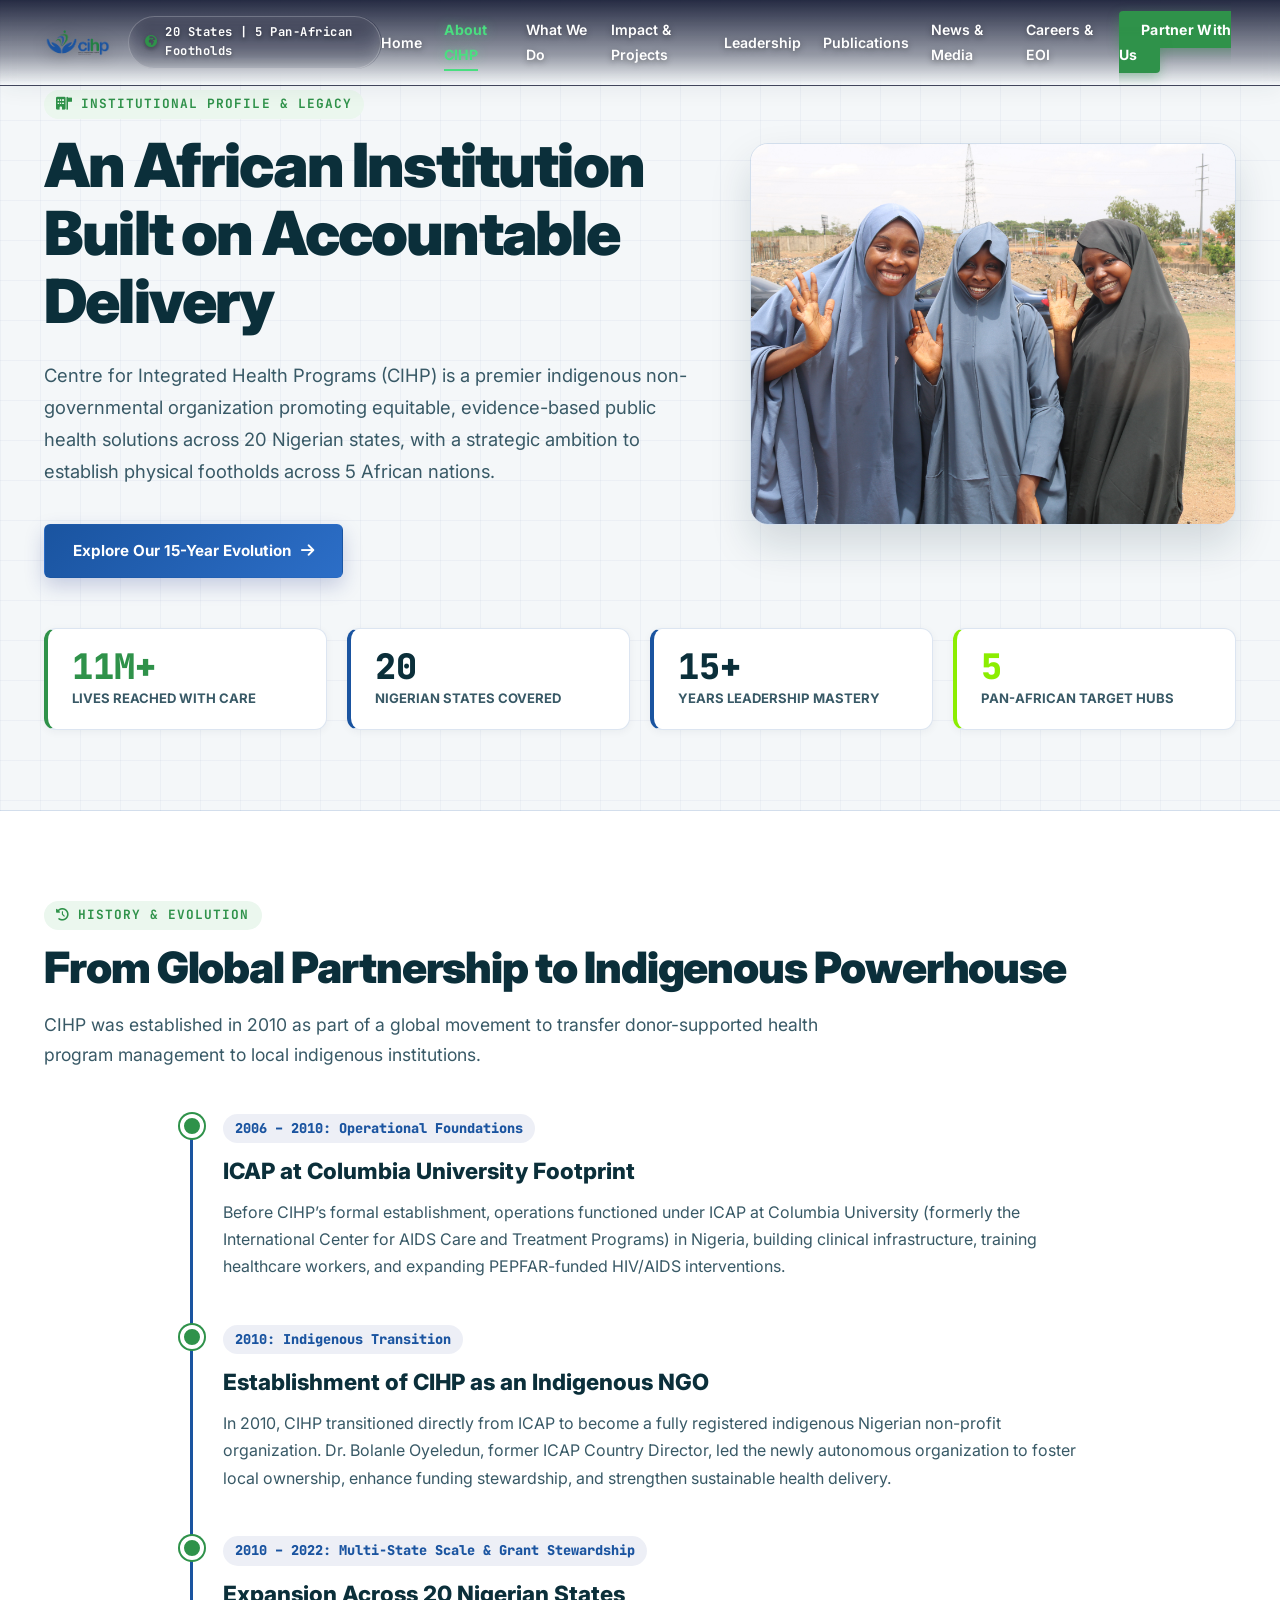
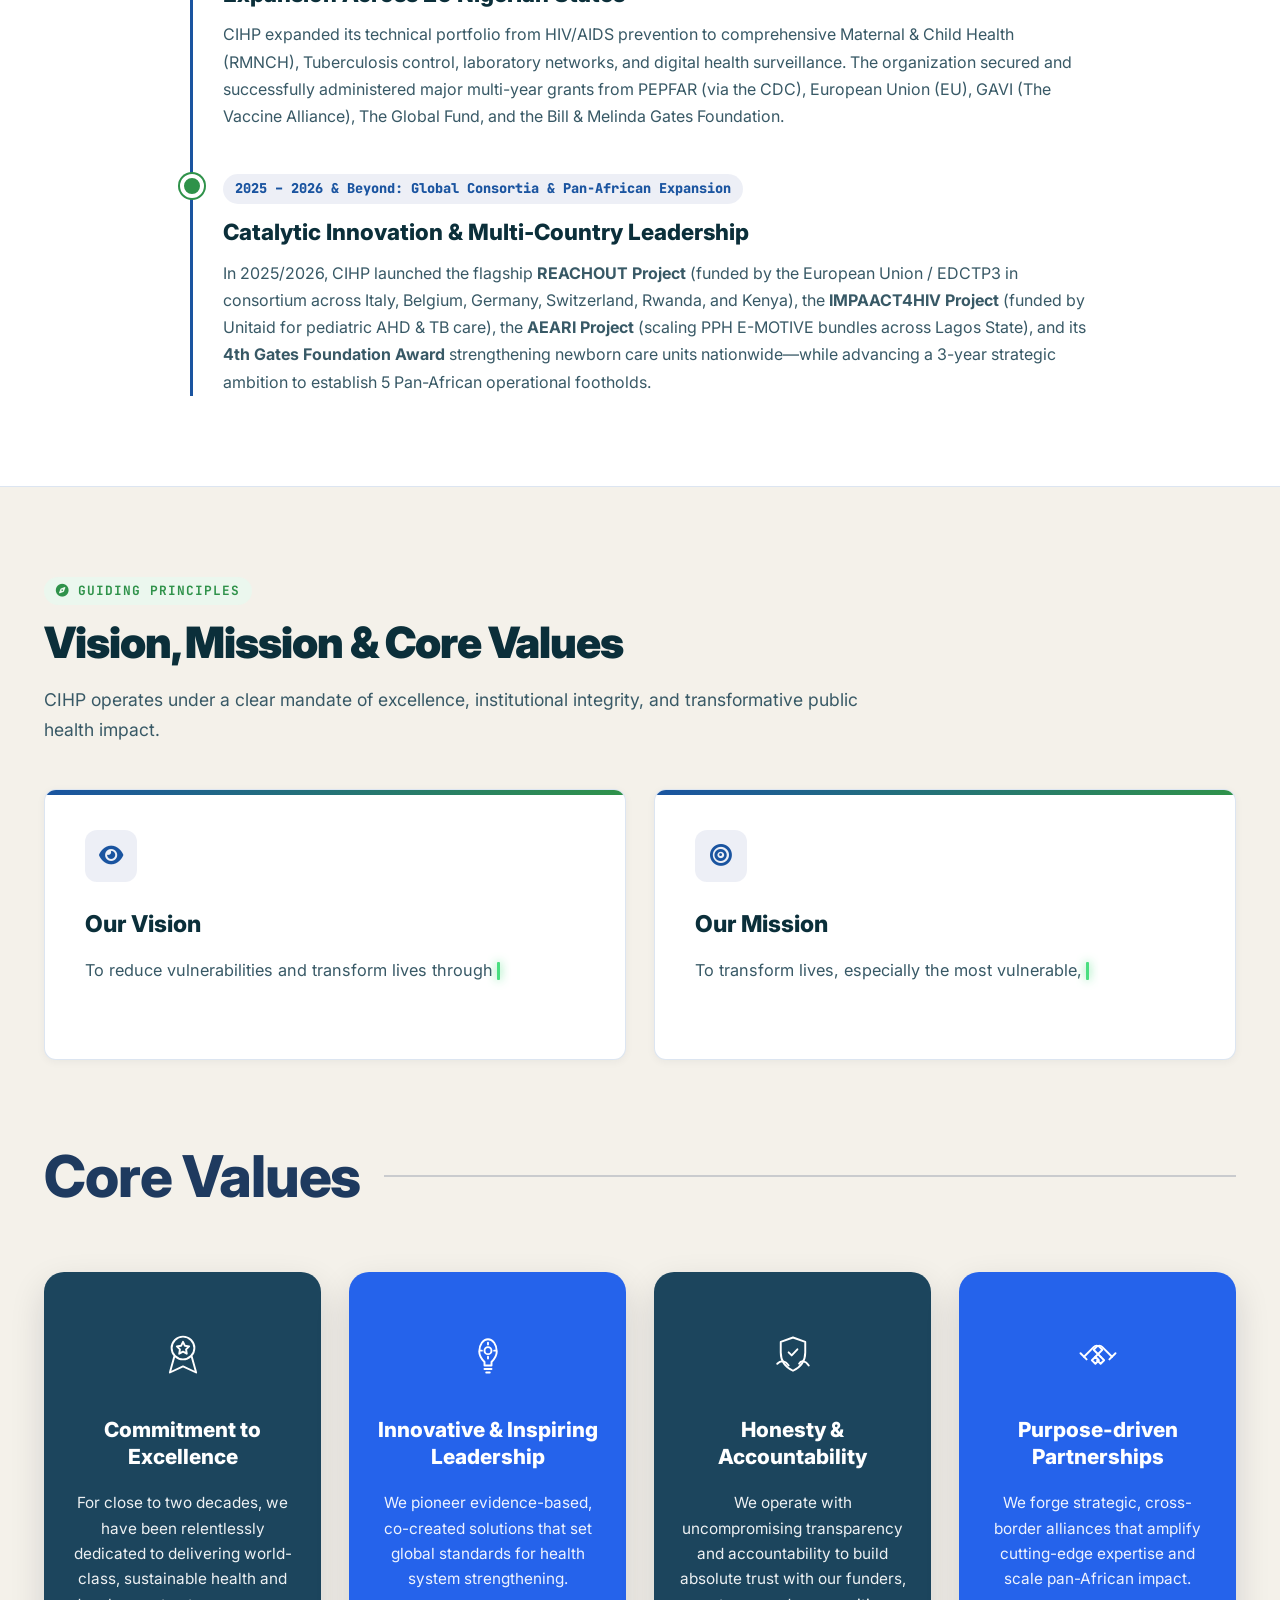
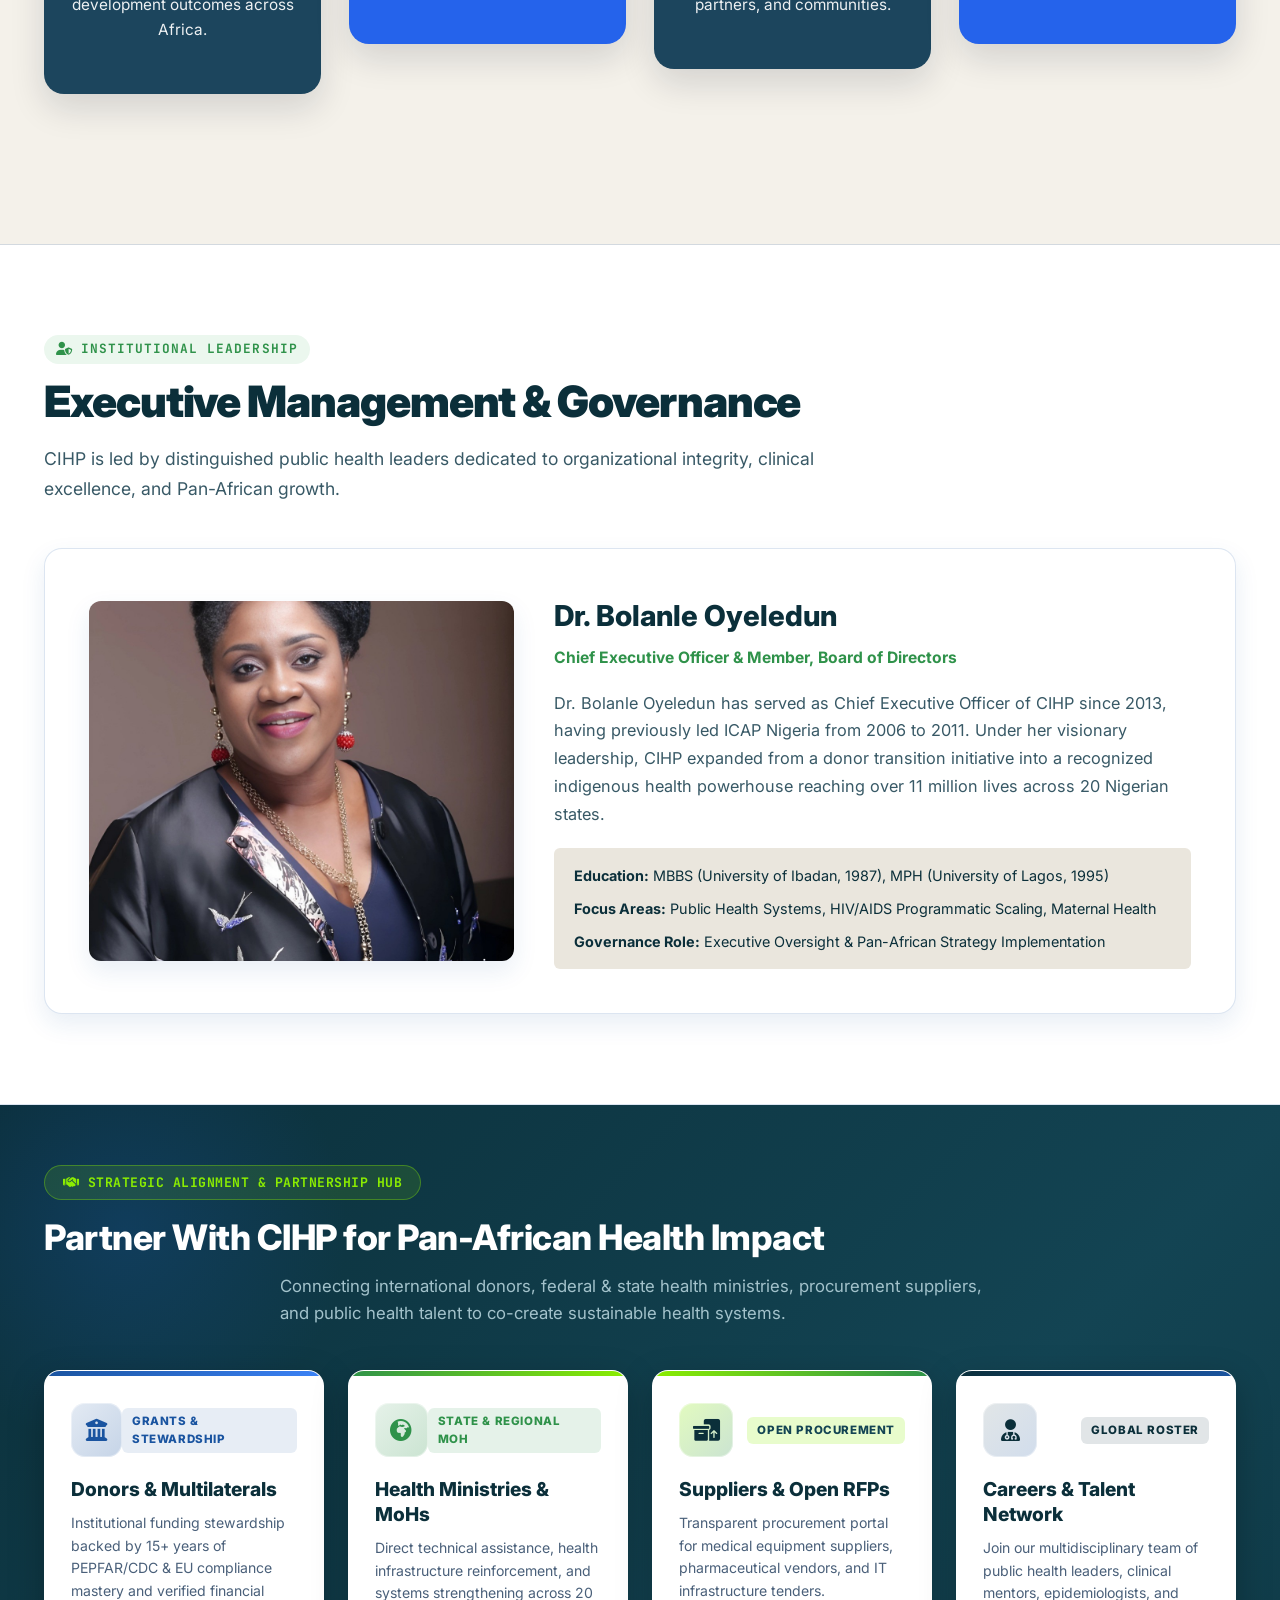
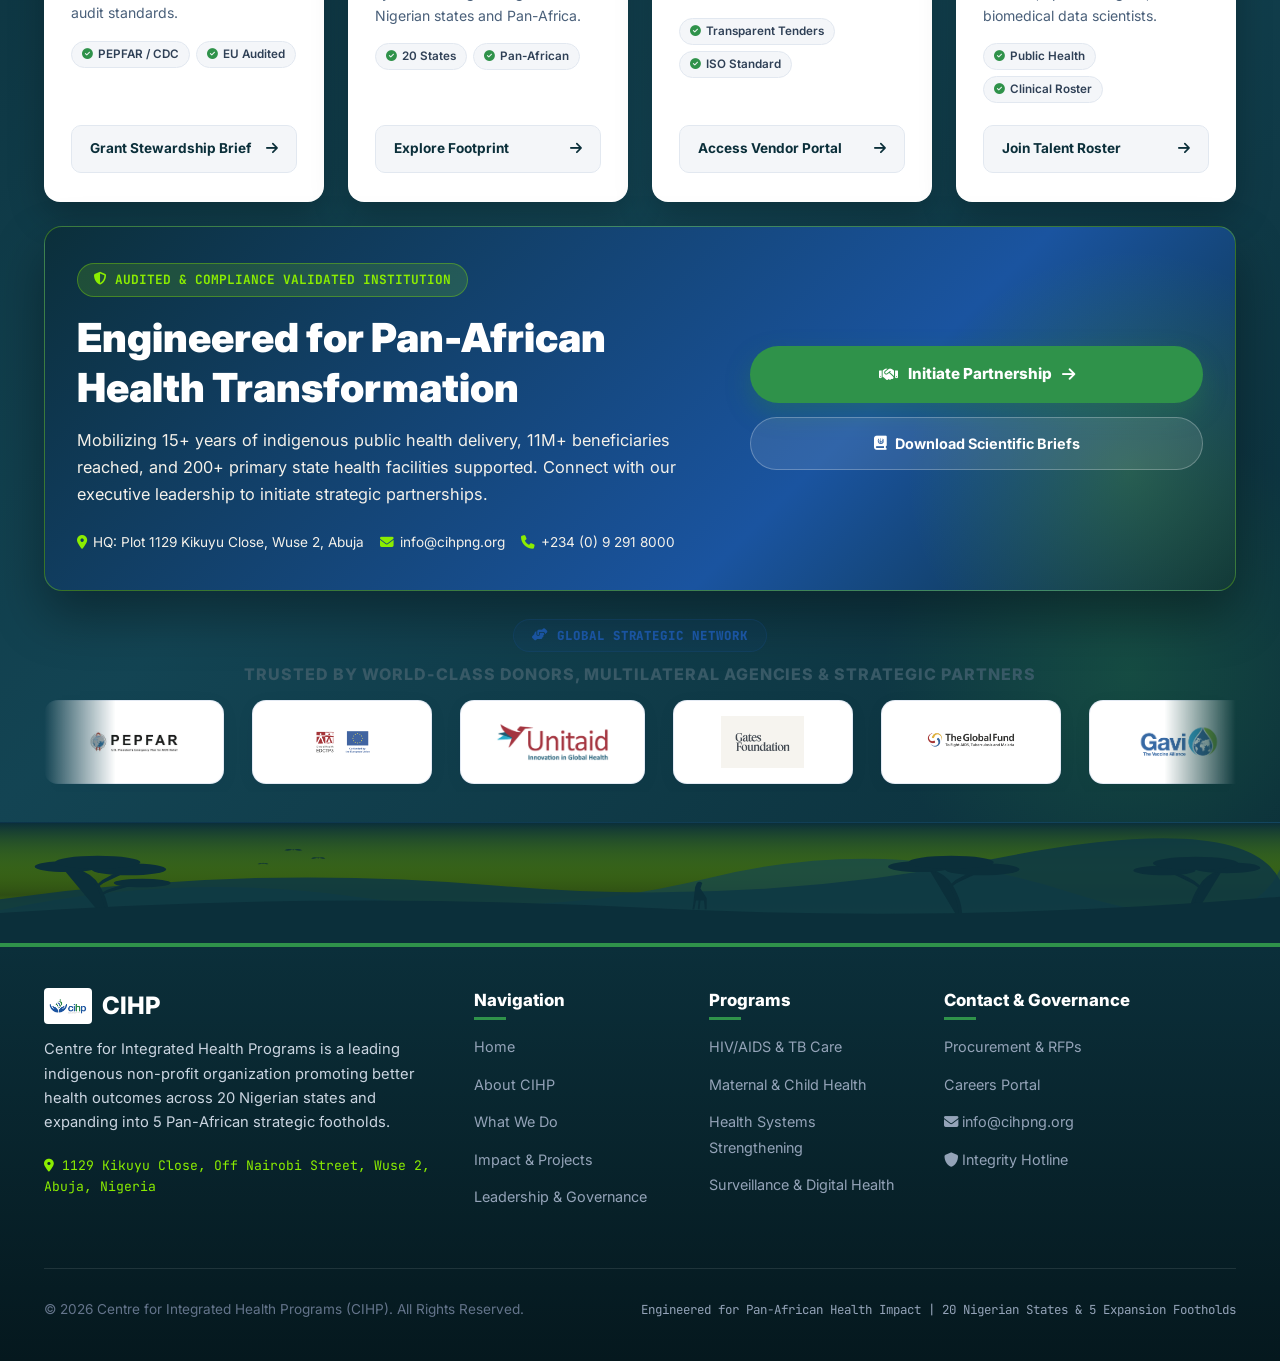
<file: about.html>
<!DOCTYPE html>
<html lang="en">

<head>
  <meta charset="utf-8" />
  <meta name="viewport" content="width=device-width, initial-scale=1.0" />
  <title>About CIHP — Centre for Integrated Health Programs</title>
  <meta name="description"
    content="Learn about Centre for Integrated Health Programs (CIHP), its 2010 evolution from ICAP at Columbia University, mission, vision, C-I-H-P core values, executive leadership under Dr. Bolanle Oyeledun, and Pan-African expansion." />

  <!-- AOS Animation Library -->
  <link href="https://unpkg.com/aos@2.3.1/dist/aos.css" rel="stylesheet">
  <!-- Font Awesome Icons -->
  <link rel="stylesheet" href="https://cdnjs.cloudflare.com/ajax/libs/font-awesome/6.4.0/css/all.min.css">
  <!-- Google Fonts -->
  <link rel="preconnect" href="https://fonts.googleapis.com">
  <link rel="preconnect" href="https://fonts.gstatic.com" crossorigin>
  <link
    href="https://fonts.googleapis.com/css2?family=Inter:wght@300;400;500;600;700;800;900&family=JetBrains+Mono:wght@400;500;600;700&display=swap"
    rel="stylesheet">

  <style>
    /* ==========================================================================
       CIHP BRAND DESIGN SYSTEM & DESIGN TOKENS
       ========================================================================== */
    :root {
      /* Brand Color Palette - Official CIHP Color Palette */
      --primary-blue: #1A54A0;
      /* CIHP Health Blue */
      --primary-blue-dark: #0B2F3A;
      /* Dark Teal (Neutral Dark) */
      --primary-blue-light: #2C6EC7;
      /* Light CIHP Health Blue */
      --secondary-green: #2F924A;
      /* Forest Green */
      --secondary-green-dark: #1E6331;
      /* Dark Forest Green */
      --secondary-green-light: #EBF7EE;
      /* Light Forest Green Tint */
      --accent-lime: #8BED01;
      /* Lime Green Accent */
      --accent-lime-light: #F4FCE6;
      /* Light Lime Green Tint */
      --accent-ochre: #8BED01;
      /* Legacy accent map to Lime Green */
      --accent-ochre-light: #F4FCE6;

      /* Neutral Color Palette */
      --neutral-dark: #0B2F3A;
      /* Dark Teal */
      --neutral-light: #F4F1EA;
      /* Bleached Grey */
      --bg-deep: #F4F1EA;
      /* Bleached Grey page background */
      --bg-surface: #ffffff;
      /* White card surface */
      --bg-muted: #EAE6DD;
      /* Subdued Bleached Grey */
      --bg-card: #ffffff;
      --bg-dark: #0B2F3A;
      /* Dark Teal for hero/footer/dark sections */

      /* Typography Colors */
      --text-main: #0B2F3A;
      /* Dark Teal high-contrast typography */
      --text-muted: #475569;
      --text-light: #64748b;
      --text-white: #ffffff;

      /* Borders & Shadows */
      --border-color: rgba(30, 51, 136, 0.12);
      --border-hover: rgba(41, 123, 71, 0.35);
      --shadow-sm: 0 2px 8px rgba(15, 23, 42, 0.04);
      --shadow-md: 0 10px 25px rgba(30, 51, 136, 0.08);
      --shadow-lg: 0 20px 40px rgba(30, 51, 136, 0.12);

      /* Radii */
      --radius-sm: 6px;
      --radius-md: 12px;
      --radius-lg: 18px;
    }

    * {
      box-sizing: border-box;
      margin: 0;
      padding: 0;
    }

    html {
      scroll-behavior: smooth;
    }

    body {
      font-family: 'Inter', -apple-system, BlinkMacSystemFont, "Segoe UI", Roboto, sans-serif;
      background-color: var(--bg-deep);
      color: var(--text-main);
      line-height: 1.6;
      overflow-x: hidden;
      -webkit-font-smoothing: antialiased;
      background-image:
        radial-gradient(circle at 5% 5%, rgba(30, 51, 136, 0.03) 0%, transparent 35%),
        radial-gradient(circle at 95% 95%, rgba(41, 123, 71, 0.03) 0%, transparent 35%);
    }

    .mono {
      font-family: 'JetBrains Mono', monospace;
    }

    /* Container Utility */
    .container {
      max-width: 1240px;
      margin: 0 auto;
      padding: 0 24px;
    }

    /* Buttons */
    .btn-primary {
      background: linear-gradient(135deg, var(--primary-blue), var(--primary-blue-light));
      color: #ffffff;
      padding: 14px 28px;
      border-radius: var(--radius-sm);
      font-size: 0.95rem;
      font-weight: 700;
      text-decoration: none;
      box-shadow: 0 8px 20px rgba(30, 51, 136, 0.22);
      transition: all 0.3s ease;
      display: inline-flex;
      align-items: center;
      gap: 10px;
      border: 1px solid transparent;
      cursor: pointer;
    }

    .btn-primary:hover {
      transform: translateY(-2px);
      box-shadow: 0 12px 28px rgba(30, 51, 136, 0.35);
    }

    .btn-secondary {
      background: #ffffff;
      color: var(--primary-blue);
      border: 2px solid var(--primary-blue);
      padding: 14px 28px;
      border-radius: var(--radius-sm);
      font-size: 0.95rem;
      font-weight: 700;
      text-decoration: none;
      transition: all 0.3s ease;
      display: inline-flex;
      align-items: center;
      gap: 10px;
      cursor: pointer;
    }

    .btn-secondary:hover {
      background: rgba(30, 51, 136, 0.06);
      transform: translateY(-2px);
    }

    /* Section Typography */
    section {
      padding: 90px 0;
      border-bottom: 1px solid var(--border-color);
      position: relative;
    }

    .section-eyebrow {
      display: inline-flex;
      align-items: center;
      gap: 8px;
      color: var(--secondary-green);
      font-family: 'JetBrains Mono', monospace;
      font-size: 0.8rem;
      font-weight: 700;
      text-transform: uppercase;
      letter-spacing: 0.08em;
      margin-bottom: 12px;
      background: var(--secondary-green-light);
      padding: 4px 12px;
      border-radius: 50px;
    }

    .section-title {
      font-size: clamp(2rem, 3.8vw, 2.7rem);
      font-weight: 900;
      color: var(--primary-blue-dark);
      letter-spacing: -0.025em;
      margin-bottom: 16px;
      line-height: 1.2;
    }

    .section-desc {
      font-size: 1.1rem;
      color: var(--text-muted);
      max-width: 820px;
      margin-bottom: 44px;
      line-height: 1.7;
    }





    /* Executive Conversion Card Banner */
    .executive-conversion-card {
      background: linear-gradient(135deg, var(--neutral-dark) 0%, var(--primary-blue) 65%, var(--neutral-dark) 100%);
      border: 1px solid rgba(139, 237, 1, 0.35);
      border-radius: var(--radius-lg);
      padding: 36px 32px;
      color: #ffffff;
      box-shadow: 0 25px 50px rgba(0, 0, 0, 0.35);
      position: relative;
      overflow: hidden;
      margin-bottom: 20px;
    }

    .executive-conversion-card::after {
      content: '';
      position: absolute;
      bottom: -30%;
      right: -10%;
      width: 450px;
      height: 450px;
      background: radial-gradient(circle, rgba(139, 237, 1, 0.18) 0%, transparent 70%);
      pointer-events: none;
    }

    .conversion-card-inner {
      position: relative;
      z-index: 2;
      display: grid;
      grid-template-columns: 1.4fr 1fr;
      gap: 40px;
      align-items: center;
    }

    @media (max-width: 992px) {
      .conversion-card-inner {
        grid-template-columns: 1fr;
        text-align: center;
      }
    }

    .conversion-badge {
      display: inline-flex;
      align-items: center;
      gap: 8px;
      background: rgba(139, 237, 1, 0.15);
      border: 1px solid rgba(139, 237, 1, 0.35);
      color: var(--accent-lime);
      padding: 6px 16px;
      border-radius: 50px;
      font-size: 0.8rem;
      font-weight: 700;
      margin-bottom: 16px;
    }

    .conversion-title {
      font-size: clamp(1.8rem, 3.2vw, 2.5rem);
      font-weight: 900;
      line-height: 1.25;
      margin-bottom: 14px;
      color: #ffffff;
    }

    .conversion-desc {
      color: var(--neutral-light);
      font-size: 1.02rem;
      line-height: 1.65;
      margin-bottom: 24px;
    }

    .conversion-contact-chips {
      display: flex;
      flex-wrap: wrap;
      gap: 16px;
      font-size: 0.85rem;
      color: var(--neutral-light);
    }

    .contact-chip {
      display: inline-flex;
      align-items: center;
      gap: 6px;
    }

    .contact-chip i {
      color: var(--accent-lime);
    }

    .conversion-action-group {
      display: flex;
      flex-direction: column;
      gap: 14px;
      justify-content: center;
    }

    .btn-conversion-emerald {
      background: var(--secondary-green);
      color: #ffffff;
      text-decoration: none;
      padding: 16px 28px;
      border-radius: 50px;
      font-weight: 800;
      font-size: 0.95rem;
      text-align: center;
      box-shadow: 0 10px 25px rgba(41, 123, 71, 0.4);
      transition: all 0.25s ease;
      display: inline-flex;
      align-items: center;
      justify-content: center;
      gap: 10px;
    }

    .btn-conversion-emerald:hover {
      background: var(--secondary-green-dark);
      transform: translateY(-2px);
      box-shadow: 0 14px 30px rgba(41, 123, 71, 0.5);
    }

    .btn-conversion-secondary {
      background: rgba(255, 255, 255, 0.1);
      border: 1px solid rgba(255, 255, 255, 0.25);
      color: #ffffff;
      text-decoration: none;
      padding: 14px 28px;
      border-radius: 50px;
      font-weight: 700;
      font-size: 0.9rem;
      text-align: center;
      transition: all 0.25s ease;
      display: inline-flex;
      align-items: center;
      justify-content: center;
      gap: 8px;
    }

    .btn-conversion-secondary:hover {
      background: rgba(255, 255, 255, 0.2);
      border-color: #ffffff;
    }

    /* Partner Marquee Continuous Slider */
    .partner-marquee-container {
      width: 100%;
      overflow: hidden;
      position: relative;
      padding: 8px 0;
      background: transparent;
      border: none;
    }

    .partner-marquee-header {
      text-align: center;
      margin-bottom: 12px;
    }

    .partner-marquee-track {
      display: flex;
      width: max-content;
      gap: 20px;
      animation: marqueeScroll 35s linear infinite;
    }

    .partner-marquee-track:hover {
      animation-play-state: paused;
    }

    .partner-logo-card {
      display: inline-flex;
      align-items: center;
      justify-content: center;
      background: #ffffff;
      border: 1px solid rgba(255, 255, 255, 0.2);
      border-radius: var(--radius-md);
      padding: 8px 18px;
      box-shadow: 0 4px 20px rgba(0, 0, 0, 0.25);
      transition: all 0.3s ease;
      cursor: pointer;
    }

    .partner-logo-card img {
      height: 42px;
      width: auto;
      display: block;
      object-fit: contain;
      transition: transform 0.3s ease;
    }

    .partner-logo-card:hover {
      transform: translateY(-4px) scale(1.04);
      box-shadow: 0 10px 30px rgba(74, 222, 128, 0.35);
      border-color: rgba(74, 222, 128, 0.6);
    }

    .partner-logo-pill {
      display: inline-flex;
      align-items: center;
      gap: 12px;
      background: rgba(255, 255, 255, 0.07);
      border: 1px solid rgba(255, 255, 255, 0.15);
      backdrop-filter: blur(8px);
      -webkit-backdrop-filter: blur(8px);
      padding: 12px 24px;
      border-radius: 50px;
      color: #ffffff;
      font-weight: 700;
      font-size: 0.9rem;
      white-space: nowrap;
      transition: all 0.25s ease;
      box-shadow: 0 4px 15px rgba(0, 0, 0, 0.2);
    }

    .partner-logo-pill:hover {
      background: rgba(41, 123, 71, 0.3);
      border-color: rgba(74, 222, 128, 0.5);
      transform: translateY(-2px);
      box-shadow: 0 8px 20px rgba(41, 123, 71, 0.3);
    }

    .partner-logo-icon {
      width: 32px;
      height: 32px;
      border-radius: 50%;
      background: rgba(255, 255, 255, 0.15);
      display: flex;
      align-items: center;
      justify-content: center;
      color: #4ade80;
      font-size: 0.95rem;
    }

    @keyframes marqueeScroll {
      0% {
        transform: translateX(0);
      }

      100% {
        transform: translateX(-50%);
      }
    }

    .btn-lg {
      padding: 16px 36px;
      font-size: 1rem;
    }

    /* ==========================================================================
       NAVIGATION BAR (BLUE WITH WHITE BORDER & SHADOW)
       ========================================================================== */
    .navbar {
      position: sticky;
      top: 0;
      left: 0;
      width: 100%;
      background: #ffffff;
      backdrop-filter: blur(16px);
      border-bottom: 3px solid var(--primary-blue);
      display: flex;
      justify-content: space-between;
      align-items: center;
      padding: 14px 44px;
      z-index: 10000;
      box-shadow: 0 4px 20px rgba(11, 47, 58, 0.06);
    }

    .brand-logo {
      display: flex;
      align-items: center;
      gap: 16px;
      text-decoration: none;
    }

    .brand-logo img {
      height: 48px;
      display: block;
      filter: drop-shadow(0 2px 4px rgba(26, 84, 160, 0.12));
    }

    .presence-badge {
      display: flex;
      align-items: center;
      gap: 8px;
      background: var(--neutral-light);
      border: 1px solid var(--border-color);
      padding: 5px 14px;
      border-radius: 4px;
      font-size: 0.76rem;
      font-weight: 700;
      color: var(--primary-blue);
      letter-spacing: 0.04em;
    }

    .nav-links {
      display: flex;
      gap: 22px;
      list-style: none;
      align-items: center;
    }

    .nav-links a {
      color: var(--text-main);
      text-decoration: none;
      font-size: 0.88rem;
      font-weight: 600;
      transition: color 0.2s ease;
      padding: 6px 0;
      position: relative;
    }

    .nav-links a:hover,
    .nav-links a.active {
      color: #1e3388;
      font-weight: 700;
    }

    .nav-links a::after {
      content: '';
      position: absolute;
      bottom: -2px;
      left: 0;
      width: 0;
      height: 2px;
      background: #1e3388;
      transition: width 0.25s ease;
    }

    .nav-links a:hover::after,
    .nav-links a.active::after {
      width: 100%;
    }

    .nav-links a.btn-nav {
      background: #297b47;
      color: #ffffff;
      padding: 10px 22px;
      border-radius: 4px;
      font-weight: 700;
      letter-spacing: 0.02em;
      box-shadow: 0 4px 12px rgba(41, 123, 71, 0.25);
    }

    .nav-links a.btn-nav::after {
      display: none;
    }

    .nav-links a.btn-nav:hover {
      background: #1b5430;
      color: #ffffff;
    }

    .mobile-menu-toggle {
      display: none;
      font-size: 1.4rem;
      color: #0f172a;
      background: none;
      border: none;
      cursor: pointer;
    }

    /* ==========================================================================
       PAGE HERO SECTION
       ========================================================================== */
    .about-hero-section {
      padding: 90px 0 80px;
      background-color: #f4f7f9;
      background-image:
        linear-gradient(rgba(30, 51, 136, 0.04) 1px, transparent 1px),
        linear-gradient(90deg, rgba(30, 51, 136, 0.04) 1px, transparent 1px);
      background-size: 40px 40px;
      border-bottom: 1px solid var(--border-color);
    }

    .about-hero-grid {
      display: grid;
      grid-template-columns: 1.2fr 0.8fr;
      gap: 50px;
      align-items: center;
    }

    .about-hero-title {
      font-size: clamp(2.4rem, 4.8vw, 3.8rem);
      font-weight: 900;
      color: var(--primary-blue-dark);
      line-height: 1.12;
      letter-spacing: -0.03em;
      margin-bottom: 24px;
    }

    .about-hero-intro {
      font-size: 1.15rem;
      color: var(--text-muted);
      line-height: 1.75;
      margin-bottom: 36px;
    }

    .about-hero-visual {
      border-radius: var(--radius-lg);
      overflow: hidden;
      box-shadow: var(--shadow-lg);
      border: 1px solid var(--border-color);
    }

    .about-hero-visual img {
      width: 100%;
      height: 380px;
      object-fit: cover;
      display: block;
    }

    /* Stats Counter Bar */
    .stats-bar-grid {
      display: grid;
      grid-template-columns: repeat(4, 1fr);
      gap: 20px;
      margin-top: 40px;
    }

    .stat-box {
      background: var(--bg-surface);
      border: 1px solid var(--border-color);
      border-left: 4px solid var(--primary-blue);
      padding: 20px 24px;
      border-radius: var(--radius-md);
      box-shadow: var(--shadow-sm);
    }

    .stat-box.emerald {
      border-left-color: var(--secondary-green);
    }

    .stat-box.ochre {
      border-left-color: var(--accent-ochre);
    }

    .stat-number {
      font-size: 2.2rem;
      font-weight: 900;
      color: var(--primary-blue-dark);
      line-height: 1;
      margin-bottom: 4px;
    }

    .stat-box.emerald .stat-number {
      color: var(--secondary-green);
    }

    .stat-box.ochre .stat-number {
      color: var(--accent-ochre);
    }

    .stat-label {
      font-size: 0.82rem;
      font-weight: 700;
      color: var(--text-muted);
      text-transform: uppercase;
    }

    /* ==========================================================================
       HISTORY & EVOLUTION TIMELINE SECTION
       ========================================================================== */
    .timeline-section {
      background: var(--bg-surface);
    }

    .timeline-container {
      position: relative;
      max-width: 900px;
      margin: 40px auto 0;
      padding-left: 30px;
      border-left: 3px solid var(--primary-blue);
    }

    .timeline-item {
      position: relative;
      margin-bottom: 44px;
    }

    .timeline-item:last-child {
      margin-bottom: 0;
    }

    .timeline-dot {
      position: absolute;
      left: -43px;
      top: 0;
      width: 24px;
      height: 24px;
      border-radius: 50%;
      background: var(--secondary-green);
      border: 4px solid #ffffff;
      box-shadow: 0 0 0 2px var(--secondary-green);
    }

    .timeline-badge {
      font-family: 'JetBrains Mono', monospace;
      font-size: 0.85rem;
      font-weight: 800;
      color: var(--primary-blue);
      background: rgba(30, 51, 136, 0.08);
      padding: 4px 12px;
      border-radius: 50px;
      display: inline-block;
      margin-bottom: 10px;
    }

    .timeline-item h3 {
      font-size: 1.4rem;
      color: var(--primary-blue-dark);
      font-weight: 800;
      margin-bottom: 10px;
    }

    .timeline-item p {
      color: var(--text-muted);
      font-size: 1rem;
      line-height: 1.7;
    }

    /* ==========================================================================
       VISION, MISSION & VALUES
       ========================================================================== */
    .mv-grid {
      display: grid;
      grid-template-columns: repeat(auto-fit, minmax(340px, 1fr));
      gap: 28px;
      margin-top: 30px;
    }

    .mv-card {
      background: var(--bg-card);
      border: 1px solid var(--border-color);
      border-radius: var(--radius-md);
      padding: 40px;
      box-shadow: var(--shadow-sm);
      transition: all 0.3s ease;
      position: relative;
      overflow: hidden;
    }

    .mv-card:hover {
      transform: translateY(-4px);
      box-shadow: var(--shadow-md);
      border-color: var(--border-hover);
    }

    .mv-card::before {
      content: '';
      position: absolute;
      top: 0;
      left: 0;
      width: 100%;
      height: 5px;
      background: linear-gradient(90deg, var(--primary-blue), var(--secondary-green));
    }

    .mv-icon {
      width: 52px;
      height: 52px;
      border-radius: 12px;
      background: rgba(30, 51, 136, 0.08);
      color: var(--primary-blue);
      display: flex;
      align-items: center;
      justify-content: center;
      font-size: 1.35rem;
      margin-bottom: 24px;
    }

    .mv-card h3 {
      font-size: 1.45rem;
      color: var(--primary-blue-dark);
      font-weight: 800;
      margin-bottom: 14px;
    }

    .mv-card p {
      color: var(--text-muted);
      font-size: 1.02rem;
      line-height: 1.7;
    }



    /* ==========================================================================
       EXECUTIVE LEADERSHIP SPOTLIGHT
       ========================================================================== */
    .ceo-spotlight-card {
      background: var(--bg-card);
      border: 1px solid var(--border-color);
      border-radius: var(--radius-lg);
      padding: 44px;
      box-shadow: var(--shadow-md);
      display: grid;
      grid-template-columns: 0.8fr 1.2fr;
      gap: 40px;
      align-items: center;
      margin-top: 36px;
    }

    .ceo-spotlight-card img {
      width: 100%;
      height: 360px;
      object-fit: cover;
      border-radius: var(--radius-md);
      box-shadow: var(--shadow-md);
    }

    .ceo-info h3 {
      font-size: 1.8rem;
      color: var(--primary-blue-dark);
      font-weight: 800;
      margin-bottom: 6px;
    }

    .ceo-title-tag {
      color: var(--secondary-green);
      font-weight: 700;
      font-size: 0.98rem;
      margin-bottom: 20px;
      display: block;
    }

    .ceo-info p {
      color: var(--text-muted);
      font-size: 1.02rem;
      line-height: 1.7;
      margin-bottom: 20px;
    }

    .ceo-credentials-list {
      list-style: none;
      display: flex;
      flex-direction: column;
      gap: 10px;
      background: var(--bg-muted);
      padding: 16px 20px;
      border-radius: var(--radius-sm);
      font-size: 0.9rem;
    }

    .ceo-credentials-list li strong {
      color: var(--primary-blue-dark);
    }

    /* ==========================================================================
       AFRICAN SAFARI SILHOUETTE & FOOTER
       ========================================================================== */
    .footer-safari-silhouette {
      width: 100%;
      overflow: hidden;
      line-height: 0;
      background: #060a1c;
    }

    footer {
      background: linear-gradient(180deg, var(--primary-blue-dark) 0%, #060a1c 100%);
      color: #ffffff;
      padding: 40px 0 40px;
      border-top: 5px solid var(--secondary-green);
    }

    .footer-grid {
      display: grid;
      grid-template-columns: 2fr 1fr 1fr 1.5fr;
      gap: 40px;
      margin-bottom: 50px;
    }

    .footer-brand h3 {
      font-size: 1.5rem;
      font-weight: 800;
      color: #ffffff;
      margin-bottom: 12px;
    }

    .footer-brand p {
      color: #cbd5e1;
      font-size: 0.92rem;
      line-height: 1.65;
      margin-bottom: 20px;
    }

    .footer-col h4 {
      font-size: 1.05rem;
      color: #ffffff;
      font-weight: 800;
      margin-bottom: 20px;
      position: relative;
    }

    .footer-col h4::after {
      content: '';
      position: absolute;
      bottom: -6px;
      left: 0;
      width: 32px;
      height: 3px;
      background: var(--secondary-green);
    }

    .footer-links {
      list-style: none;
      display: flex;
      flex-direction: column;
      gap: 12px;
    }

    .footer-links a {
      color: #94a3b8;
      text-decoration: none;
      font-size: 0.9rem;
      transition: color 0.2s ease;
    }

    .footer-links a:hover {
      color: #ffffff;
    }

    .footer-bottom {
      border-top: 1px solid rgba(255, 255, 255, 0.1);
      padding-top: 30px;
      display: flex;
      flex-wrap: wrap;
      justify-content: space-between;
      align-items: center;
      gap: 20px;
      font-size: 0.85rem;
      color: #64748b;
    }

    @media (max-width: 992px) {

      .about-hero-grid,
      .ceo-spotlight-card,
      .footer-grid {
        grid-template-columns: 1fr;
      }

      .stats-bar-grid {
        grid-template-columns: repeat(2, 1fr);
      }

      .navbar {
        padding: 14px 24px;
      }

      .nav-links {
        display: none;
      }

      .mobile-menu-toggle {
        display: block;
      }
    }
  </style>
  <link rel="stylesheet" href="css/style.css">
</head>

<body>

  <!-- ==================== STICKY NAVBAR ==================== -->
  <nav class="navbar">
    <a href="index.html" class="brand-logo">
      <img src="img/cihp logo vector transparent coloured (1).png" alt="CIHP Logo" />
      <div class="presence-badge mono">
        <i class="fa-solid fa-earth-africa" style="color: var(--secondary-green);"></i> 20 States | 5 Pan-African
        Footholds
      </div>
    </a>

    <button class="mobile-menu-toggle" aria-label="Toggle navigation">
      <i class="fa-solid fa-bars"></i>
    </button>

    <ul class="nav-links">
      <li><a href="index.html">Home</a></li>
      <li><a href="about.html" class="active">About CIHP</a></li>
      <li><a href="index.html#what-we-do">What We Do</a></li>
      <li><a href="index.html#impact">Impact & Projects</a></li>
      <li><a href="#leadership">Leadership</a></li>
      <li><a href="publications.html">Publications</a></li>
      <li><a href="news.html">News & Media</a></li>
      <li><a href="careers.html">Careers & EOI</a></li>
      <li><a href="contact.html" class="btn-nav">Partner With Us</a></li>
    </ul>
  </nav>

  <!-- ==================== HERO SECTION ==================== -->
  <header class="about-hero-section">
    <div class="container">
      <div class="about-hero-grid">
        <div>
          <span class="section-eyebrow"><i class="fa-solid fa-building-flag"></i> Institutional Profile & Legacy</span>
          <h1 class="about-hero-title">
            An African Institution Built on Accountable Delivery
          </h1>
          <p class="about-hero-intro">
            Centre for Integrated Health Programs (CIHP) is a premier indigenous non-governmental organization promoting
            equitable, evidence-based public health solutions across 20 Nigerian states, with a strategic ambition to
            establish physical footholds across 5 African nations.
          </p>
          <a href="#history" class="btn-primary">
            Explore Our 15-Year Evolution <i class="fa-solid fa-arrow-right"></i>
          </a>
        </div>

        <div class="about-hero-visual" data-aos="fade-left">
          <img src="img/IMG_0994.JPG" alt="CIHP Healthcare Workers and Leadership Team" />
        </div>
      </div>

      <!-- Stats Bar -->
      <div class="stats-bar-grid" data-aos="fade-up">
        <div class="stat-box emerald">
          <div class="stat-number mono">11M+</div>
          <div class="stat-label">Lives Reached with Care</div>
        </div>
        <div class="stat-box">
          <div class="stat-number mono">20</div>
          <div class="stat-label">Nigerian States Covered</div>
        </div>
        <div class="stat-box">
          <div class="stat-number mono">15+</div>
          <div class="stat-label">Years Leadership Mastery</div>
        </div>
        <div class="stat-box ochre">
          <div class="stat-number mono">5</div>
          <div class="stat-label">Pan-African Target Hubs</div>
        </div>
      </div>

    </div>
  </header>

  <main>

    <!-- ==================== INSTITUTIONAL EVOLUTION & HISTORY TIMELINE ==================== -->
    <section id="history" class="timeline-section">
      <div class="container">
        <span class="section-eyebrow"><i class="fa-solid fa-clock-rotate-left"></i> History & Evolution</span>
        <h2 class="section-title">From Global Partnership to Indigenous Powerhouse</h2>
        <p class="section-desc">
          CIHP was established in 2010 as part of a global movement to transfer donor-supported health program
          management to local indigenous institutions.
        </p>

        <div class="timeline-container">

          <!-- Item 1 -->
          <div class="timeline-item" data-aos="fade-up">
            <div class="timeline-dot"></div>
            <span class="timeline-badge">2006 – 2010: Operational Foundations</span>
            <h3>ICAP at Columbia University Footprint</h3>
            <p>
              Before CIHP’s formal establishment, operations functioned under ICAP at Columbia University (formerly the
              International Center for AIDS Care and Treatment Programs) in Nigeria, building clinical infrastructure,
              training healthcare workers, and expanding PEPFAR-funded HIV/AIDS interventions.
            </p>
          </div>

          <!-- Item 2 -->
          <div class="timeline-item" data-aos="fade-up" data-aos-delay="100">
            <div class="timeline-dot"></div>
            <span class="timeline-badge">2010: Indigenous Transition</span>
            <h3>Establishment of CIHP as an Indigenous NGO</h3>
            <p>
              In 2010, CIHP transitioned directly from ICAP to become a fully registered indigenous Nigerian non-profit
              organization. Dr. Bolanle Oyeledun, former ICAP Country Director, led the newly autonomous organization to
              foster local ownership, enhance funding stewardship, and strengthen sustainable health delivery.
            </p>
          </div>

          <!-- Item 3 -->
          <div class="timeline-item" data-aos="fade-up" data-aos-delay="200">
            <div class="timeline-dot"></div>
            <span class="timeline-badge">2010 – 2022: Multi-State Scale & Grant Stewardship</span>
            <h3>Expansion Across 20 Nigerian States</h3>
            <p>
              CIHP expanded its technical portfolio from HIV/AIDS prevention to comprehensive Maternal & Child Health
              (RMNCH), Tuberculosis control, laboratory networks, and digital health surveillance. The organization
              secured and successfully administered major multi-year grants from PEPFAR (via the CDC), European Union
              (EU), GAVI (The Vaccine Alliance), The Global Fund, and the Bill & Melinda Gates Foundation.
            </p>
          </div>

          <!-- Item 4 -->
          <div class="timeline-item" data-aos="fade-up" data-aos-delay="300">
            <div class="timeline-dot"></div>
            <span class="timeline-badge">2025 – 2026 & Beyond: Global Consortia & Pan-African Expansion</span>
            <h3>Catalytic Innovation & Multi-Country Leadership</h3>
            <p>
              In 2025/2026, CIHP launched the flagship <strong>REACHOUT Project</strong> (funded by the European Union /
              EDCTP3 in consortium across Italy, Belgium, Germany, Switzerland, Rwanda, and Kenya), the
              <strong>IMPAACT4HIV Project</strong> (funded by Unitaid for pediatric AHD & TB care), the <strong>AEARI
                Project</strong> (scaling PPH E-MOTIVE bundles across Lagos State), and its <strong>4th Gates Foundation
                Award</strong> strengthening newborn care units nationwide—while advancing a 3-year strategic ambition
              to establish 5 Pan-African operational footholds.
            </p>
          </div>

        </div>

      </div>
    </section>

    <!-- ==================== VISION, MISSION & VALUES ==================== -->
    <section style="background: var(--bg-deep);">
      <div class="container">
        <span class="section-eyebrow"><i class="fa-solid fa-compass"></i> Guiding Principles</span>
        <h2 class="section-title">Vision, Mission & Core Values</h2>
        <p class="section-desc">
          CIHP operates under a clear mandate of excellence, institutional integrity, and transformative public health
          impact.
        </p>

        <!-- Vision & Mission -->
        <div class="mv-grid">
          <div class="mv-card" data-aos="fade-right">
            <div class="mv-icon"><i class="fa-solid fa-eye"></i></div>
            <h3>Our Vision</h3>
            <p class="typewriter-text"
              data-text="To reduce vulnerabilities and transform lives through cutting edge solutions, people-centred approaches and sustainable health systems, delivered through strategic partnerships.">
              To reduce vulnerabilities and transform lives through cutting edge solutions, people-centred approaches
              and sustainable health systems, delivered through strategic partnerships.
            </p>
          </div>

          <div class="mv-card" data-aos="fade-left">
            <div class="mv-icon"><i class="fa-solid fa-bullseye"></i></div>
            <h3>Our Mission</h3>
            <p class="typewriter-text"
              data-text="To transform lives, especially the most vulnerable, through cutting-edge solutions, people-centred and sustainable health systems, delivered through strategic partnerships.">
              To transform lives, especially the most vulnerable, through cutting-edge solutions, people-centred and
              sustainable health systems, delivered through strategic partnerships.
            </p>
          </div>
        </div>

        <!-- Core Values Section (Adopted Photo Layout) -->
        <div style="margin-top: 70px;">
          <div class="core-values-header" data-aos="fade-right">
            <h2 class="core-values-title">Core Values</h2>
            <div class="core-values-line"></div>
          </div>

          <div class="values-grid">
            <!-- Card 1: Commitment to Excellence -->
            <div class="value-card card-teal" data-aos="fade-up" data-aos-delay="100">
              <div class="value-card-icon">
                <svg width="60" height="60" viewBox="0 0 64 64" fill="none" stroke="#ffffff" stroke-width="2.2" stroke-linecap="round" stroke-linejoin="round">
                  <circle cx="32" cy="24" r="13"/>
                  <polygon points="32 17 34.2 21.5 39 22.2 35.5 25.6 36.3 30.5 32 28.2 27.7 30.5 28.5 25.6 25 22.2 29.8 21.5"/>
                  <path d="M22 34L17 52L32 45L47 52L42 34"/>
                </svg>
              </div>
              <h4>Commitment to Excellence</h4>
              <p>For close to two decades, we have been relentlessly dedicated to delivering world-class, sustainable health and development outcomes across Africa.</p>
            </div>

            <!-- Card 2: Innovative & Inspiring Leadership -->
            <div class="value-card card-blue card-offset" data-aos="fade-up" data-aos-delay="200">
              <div class="value-card-icon">
                <svg width="60" height="60" viewBox="0 0 64 64" fill="none" stroke="#ffffff" stroke-width="2.2" stroke-linecap="round" stroke-linejoin="round">
                  <path d="M22 28C22 20 26.5 14 32 14C37.5 14 42 20 42 28C42 33 39 37 36 40V44H28V40C25 37 22 33 22 28Z"/>
                  <line x1="28" y1="48" x2="36" y2="48"/>
                  <line x1="30" y1="52" x2="34" y2="52"/>
                  <circle cx="32" cy="27" r="4"/>
                  <path d="M32 18V20M32 34V36M23 27H25M39 27H41"/>
                </svg>
              </div>
              <h4>Innovative & Inspiring Leadership</h4>
              <p>We pioneer evidence-based, co-created solutions that set global standards for health system strengthening.</p>
            </div>

            <!-- Card 3: Honesty & Accountability -->
            <div class="value-card card-teal" data-aos="fade-up" data-aos-delay="300">
              <div class="value-card-icon">
                <svg width="60" height="60" viewBox="0 0 64 64" fill="none" stroke="#ffffff" stroke-width="2.2" stroke-linecap="round" stroke-linejoin="round">
                  <path d="M32 12L46 17V29C46 39.5 39 46.5 32 50C25 46.5 18 39.5 18 29V17L32 12Z"/>
                  <path d="M27 29L30.5 32.5L37 25.5"/>
                  <path d="M14 42C18 38 23 38 27 44M50 44C46 38 41 38 39 42"/>
                </svg>
              </div>
              <h4>Honesty & Accountability</h4>
              <p>We operate with uncompromising transparency and accountability to build absolute trust with our funders, partners, and communities.</p>
            </div>

            <!-- Card 4: Purpose-driven Partnerships -->
            <div class="value-card card-blue card-offset" data-aos="fade-up" data-aos-delay="400">
              <div class="value-card-icon">
                <svg width="60" height="60" viewBox="0 0 64 64" fill="none" stroke="#ffffff" stroke-width="2.2" stroke-linecap="round" stroke-linejoin="round">
                  <path d="M16 34L27 23C29 21 32 21 34 23L37 26L29 34"/>
                  <path d="M48 34L37 23C35 21 32 21 30 23L27 26L35 34"/>
                  <path d="M29 34L33 38L29 42L25 38Z"/>
                  <path d="M35 34L39 38L35 42L31 38"/>
                  <path d="M19 37L12 30M45 37L52 30"/>
                </svg>
              </div>
              <h4>Purpose-driven Partnerships</h4>
              <p>We forge strategic, cross-border alliances that amplify cutting-edge expertise and scale pan-African impact.</p>
            </div>
          </div>
        </div>

      </div>
    </section>

    <!-- ==================== EXECUTIVE LEADERSHIP SPOTLIGHT ==================== -->
    <section id="leadership" style="background: var(--bg-surface);">
      <div class="container">
        <span class="section-eyebrow"><i class="fa-solid fa-user-shield"></i> Institutional Leadership</span>
        <h2 class="section-title">Executive Management & Governance</h2>
        <p class="section-desc">
          CIHP is led by distinguished public health leaders dedicated to organizational integrity, clinical excellence,
          and Pan-African growth.
        </p>

        <!-- CEO Spotlight -->
        <div class="ceo-spotlight-card" data-aos="fade-up">
          <img src="img/Dr. Bola. sharpcopy.jpeg" alt="Dr. Bolanle Oyeledun CEO CIHP" />
          <div class="ceo-info">
            <h3>Dr. Bolanle Oyeledun</h3>
            <span class="ceo-title-tag">Chief Executive Officer & Member, Board of Directors</span>
            <p>
              Dr. Bolanle Oyeledun has served as Chief Executive Officer of CIHP since 2013, having previously led ICAP
              Nigeria from 2006 to 2011. Under her visionary leadership, CIHP expanded from a donor transition
              initiative into a recognized indigenous health powerhouse reaching over 11 million lives across 20
              Nigerian states.
            </p>
            <ul class="ceo-credentials-list">
              <li><strong>Education:</strong> MBBS (University of Ibadan, 1987), MPH (University of Lagos, 1995)</li>
              <li><strong>Focus Areas:</strong> Public Health Systems, HIV/AIDS Programmatic Scaling, Maternal Health
              </li>
              <li><strong>Governance Role:</strong> Executive Oversight & Pan-African Strategy Implementation</li>
            </ul>
          </div>
        </div>

      </div>
    </section>

    <!-- ==================== PRE-FOOTER EXECUTIVE PARTNERSHIP & TRUST GATEWAY ==================== -->
    <section id="gateway" class="prefooter-gateway-section">
      <div class="container">

        <div class="text-center" data-aos="fade-down">
          <span class="section-eyebrow"><i class="fa-solid fa-handshake"></i> Strategic Alignment & Partnership
            Hub</span>
          <h2 class="section-title">Partner With CIHP for Pan-African Health Impact</h2>
          <p class="section-desc" style="margin-left: auto; margin-right: auto;">
            Connecting international donors, federal & state health ministries, procurement suppliers, and public health
            talent to co-create sustainable health systems.
          </p>
        </div>

        <!-- 4 Persona Pathway Cards -->
        <div class="partner-pillars-grid">

          <!-- Pillar 1: Donors -->
          <div class="partner-pillar-card pillar-donor" data-aos="fade-up" data-aos-delay="100">
            <div>
              <div class="pillar-card-header">
                <div class="pillar-icon-box"><i class="fa-solid fa-building-columns"></i></div>
                <span class="pillar-badge">Grants & Stewardship</span>
              </div>
              <h3 class="pillar-title">Donors & Multilaterals</h3>
              <p class="pillar-desc">Institutional funding stewardship backed by 15+ years of PEPFAR/CDC & EU compliance
                mastery and verified financial audit standards.</p>
              <div class="pillar-chips">
                <span class="pillar-chip"><i class="fa-solid fa-check-circle"></i> PEPFAR / CDC</span>
                <span class="pillar-chip"><i class="fa-solid fa-check-circle"></i> EU Audited</span>
              </div>
            </div>
            <a href="contact.html" class="pillar-action-btn">
              <span>Grant Stewardship Brief</span> <i class="fa-solid fa-arrow-right"></i>
            </a>
          </div>

          <!-- Pillar 2: Health Ministries -->
          <div class="partner-pillar-card pillar-gov" data-aos="fade-up" data-aos-delay="200">
            <div>
              <div class="pillar-card-header">
                <div class="pillar-icon-box"><i class="fa-solid fa-earth-africa"></i></div>
                <span class="pillar-badge">State & Regional MoH</span>
              </div>
              <h3 class="pillar-title">Health Ministries & MoHs</h3>
              <p class="pillar-desc">Direct technical assistance, health infrastructure reinforcement, and systems
                strengthening across 20 Nigerian states and Pan-Africa.</p>
              <div class="pillar-chips">
                <span class="pillar-chip"><i class="fa-solid fa-check-circle"></i> 20 States</span>
                <span class="pillar-chip"><i class="fa-solid fa-check-circle"></i> Pan-African</span>
              </div>
            </div>
            <a href="about.html#footprint" class="pillar-action-btn">
              <span>Explore Footprint</span> <i class="fa-solid fa-arrow-right"></i>
            </a>
          </div>

          <!-- Pillar 3: Procurement & Vendors -->
          <div class="partner-pillar-card pillar-vendor" data-aos="fade-up" data-aos-delay="300">
            <div>
              <div class="pillar-card-header">
                <div class="pillar-icon-box"><i class="fa-solid fa-boxes-packing"></i></div>
                <span class="pillar-badge">Open Procurement</span>
              </div>
              <h3 class="pillar-title">Suppliers & Open RFPs</h3>
              <p class="pillar-desc">Transparent procurement portal for medical equipment suppliers, pharmaceutical
                vendors, and IT infrastructure tenders.</p>
              <div class="pillar-chips">
                <span class="pillar-chip"><i class="fa-solid fa-check-circle"></i> Transparent Tenders</span>
                <span class="pillar-chip"><i class="fa-solid fa-check-circle"></i> ISO Standard</span>
              </div>
            </div>
            <a href="contact.html" class="pillar-action-btn">
              <span>Access Vendor Portal</span> <i class="fa-solid fa-arrow-right"></i>
            </a>
          </div>

          <!-- Pillar 4: Talent Network -->
          <div class="partner-pillar-card pillar-talent" data-aos="fade-up" data-aos-delay="400">
            <div>
              <div class="pillar-card-header">
                <div class="pillar-icon-box"><i class="fa-solid fa-user-doctor"></i></div>
                <span class="pillar-badge">Global Roster</span>
              </div>
              <h3 class="pillar-title">Careers & Talent Network</h3>
              <p class="pillar-desc">Join our multidisciplinary team of public health leaders, clinical mentors,
                epidemiologists, and biomedical data scientists.</p>
              <div class="pillar-chips">
                <span class="pillar-chip"><i class="fa-solid fa-check-circle"></i> Public Health</span>
                <span class="pillar-chip"><i class="fa-solid fa-check-circle"></i> Clinical Roster</span>
              </div>
            </div>
            <a href="careers.html" class="pillar-action-btn">
              <span>Join Talent Roster</span> <i class="fa-solid fa-arrow-right"></i>
            </a>
          </div>

        </div>

        <!-- Executive Conversion Card Banner -->
        <div class="executive-conversion-card" data-aos="zoom-in">
          <div class="conversion-card-inner">

            <div>
              <div class="conversion-badge mono">
                <i class="fa-solid fa-shield-halved"></i> AUDITED & COMPLIANCE VALIDATED INSTITUTION
              </div>
              <h3 class="conversion-title">Engineered for Pan-African Health Transformation</h3>
              <p class="conversion-desc">
                Mobilizing 15+ years of indigenous public health delivery, 11M+ beneficiaries reached, and 200+ primary
                state health facilities supported. Connect with our executive leadership to initiate strategic
                partnerships.
              </p>
              <div class="conversion-contact-chips">
                <span class="contact-chip"><i class="fa-solid fa-location-dot"></i> HQ: Plot 1129 Kikuyu Close, Wuse 2,
                  Abuja</span>
                <span class="contact-chip"><i class="fa-solid fa-envelope"></i> info@cihpng.org</span>
                <span class="contact-chip"><i class="fa-solid fa-phone"></i> +234 (0) 9 291 8000</span>
              </div>
            </div>

            <div class="conversion-action-group">
              <a href="contact.html" class="btn-conversion-emerald">
                <i class="fa-solid fa-handshake"></i> Initiate Partnership <i class="fa-solid fa-arrow-right"></i>
              </a>
              <a href="publications.html" class="btn-conversion-secondary">
                <i class="fa-solid fa-book-journal-whills"></i> Download Scientific Briefs
              </a>
            </div>

          </div>
        </div>

        <!-- Donor & Partner Moving Marquee Carousel -->
        <div class="partner-marquee-container">
          <div class="partner-marquee-header">
            <div class="partner-marquee-badge">
              <i class="fa-solid fa-handshake-angle"></i> Global Strategic Network
            </div>
            <p class="partner-marquee-title">
              Trusted by World-Class Donors, Multilateral Agencies & Strategic Partners
            </p>
          </div>

          <div class="partner-marquee-track">
            <!-- Set 1 -->
            <div class="partner-logo-card" title="PEPFAR">
              <img src="img/partners/pepfar.jfif" alt="PEPFAR Logo" />
            </div>
            <div class="partner-logo-card" title="European Union">
              <img src="img/partners/European Union.png" alt="European Union Logo" />
            </div>
            <div class="partner-logo-card" title="Unitaid">
              <img src="img/partners/unitaid.png" alt="Unitaid Logo" />
            </div>
            <div class="partner-logo-card" title="Bill & Melinda Gates Foundation">
              <img src="img/partners/gate foundation.png" alt="Bill & Melinda Gates Foundation Logo" />
            </div>
            <div class="partner-logo-card" title="The Global Fund">
              <img src="img/partners/The-Global-Fund-Fighting-against-AIDS-tuberculosis-and-malaria.png"
                alt="The Global Fund Logo" />
            </div>
            <div class="partner-logo-card" title="GAVI Vaccine Alliance">
              <img src="img/partners/gavi.png" alt="GAVI Vaccine Alliance Logo" />
            </div>
            <div class="partner-logo-card" title="World Health Organization">
              <img src="img/partners/who.png" alt="World Health Organization Logo" />
            </div>
            <div class="partner-logo-card" title="Federal Ministry of Health Nigeria">
              <img src="img/partners/federal ministry of health.png" alt="Federal Ministry of Health Nigeria Logo" />
            </div>
            <div class="partner-logo-card" title="NACA Nigeria">
              <img src="img/partners/NACA.jpg" alt="NACA Logo" />
            </div>

            <!-- Set 2 (Duplicate for Seamless Loop) -->
            <div class="partner-logo-card" title="PEPFAR">
              <img src="img/partners/pepfar.jfif" alt="PEPFAR Logo" />
            </div>
            <div class="partner-logo-card" title="European Union">
              <img src="img/partners/European Union.png" alt="European Union Logo" />
            </div>
            <div class="partner-logo-card" title="Unitaid">
              <img src="img/partners/unitaid.png" alt="Unitaid Logo" />
            </div>
            <div class="partner-logo-card" title="Bill & Melinda Gates Foundation">
              <img src="img/partners/gate foundation.png" alt="Bill & Melinda Gates Foundation Logo" />
            </div>
            <div class="partner-logo-card" title="The Global Fund">
              <img src="img/partners/The-Global-Fund-Fighting-against-AIDS-tuberculosis-and-malaria.png"
                alt="The Global Fund Logo" />
            </div>
            <div class="partner-logo-card" title="GAVI Vaccine Alliance">
              <img src="img/partners/gavi.png" alt="GAVI Vaccine Alliance Logo" />
            </div>
            <div class="partner-logo-card" title="World Health Organization">
              <img src="img/partners/who.png" alt="World Health Organization Logo" />
            </div>
            <div class="partner-logo-card" title="Federal Ministry of Health Nigeria">
              <img src="img/partners/federal ministry of health.png" alt="Federal Ministry of Health Nigeria Logo" />
            </div>
            <div class="partner-logo-card" title="NACA Nigeria">
              <img src="img/partners/NACA.jpg" alt="NACA Logo" />
            </div>
          </div>
        </div>

      </div>
    </section>

  </main>

  <!-- ==================== FOOTER WITH AFRICAN SAFARI SILHOUETTE ==================== -->
  <div class="footer-safari-silhouette">
    <svg class="footer-landscape-svg" viewBox="0 0 1440 220" fill="none" xmlns="http://www.w3.org/2000/svg"
      preserveAspectRatio="none" style="display: block; width: 100%; height: 120px;">
      <defs>
        <linearGradient id="savannahSky" x1="0%" y1="0%" x2="0%" y2="100%">
          <stop offset="0%" stop-color="#0B2F3A" />
          <stop offset="60%" stop-color="#8BED01" stop-opacity="0.3" />
          <stop offset="100%" stop-color="#0B2F3A" />
        </linearGradient>
      </defs>
      <rect width="1440" height="220" fill="url(#savannahSky)" />

      <!-- Distant Mountain Ranges (Kilimanjaro/Savannah Ridges) -->
      <path d="M0 160 Q 200 90 400 135 T 800 100 T 1200 125 T 1440 85 L 1440 220 L 0 220 Z" fill="#134453"
        fill-opacity="0.65" />
      <path d="M0 140 Q 280 75 560 115 T 1120 65 T 1440 105 L 1440 220 L 0 220 Z" fill="#0e3845" fill-opacity="0.85" />

      <!-- Midground Hills, Acacia Trees & Birds -->
      <g fill="#0B2F3A">
        <!-- Birds taking flight -->
        <path d="M 320 50 Q 325 45 330 50 Q 335 45 340 50 Q 335 52 330 48 Q 325 52 320 50 Z" opacity="0.9" />
        <path d="M 350 65 Q 354 61 358 65 Q 362 61 366 65 Q 362 67 358 63 Q 354 67 350 65 Z" opacity="0.9" />
        <path d="M 290 75 Q 293 72 296 75 Q 299 72 302 75 Q 299 77 296 73 Q 293 77 290 75 Z" opacity="0.8" />

        <!-- Acacia Tree 1 (Left Side) -->
        <path
          d="M 120 180 C 122 150 115 130 110 115 C 105 100 95 90 85 85 C 80 82 75 80 70 82 M 110 115 C 118 102 130 92 145 88 M 115 130 C 125 120 138 115 155 112"
          stroke="#0B2F3A" stroke-width="4" />
        <ellipse cx="75" cy="80" rx="36" ry="10" />
        <ellipse cx="145" cy="85" rx="42" ry="11" />
        <ellipse cx="160" cy="110" rx="32" ry="8" />
        <ellipse cx="110" cy="72" rx="48" ry="12" />

        <!-- Acacia Tree 2 (Center-Right Side) -->
        <path
          d="M 1080 180 C 1082 150 1075 130 1070 115 C 1065 100 1055 90 1045 85 M 1070 115 C 1078 102 1090 92 1105 88"
          stroke="#0B2F3A" stroke-width="4" />
        <ellipse cx="1035" cy="80" rx="36" ry="10" />
        <ellipse cx="1105" cy="85" rx="42" ry="11" />
        <ellipse cx="1070" cy="72" rx="48" ry="12" />

        <!-- Acacia Tree 3 (Far Right Side) -->
        <path
          d="M 1340 180 C 1338 152 1345 132 1350 118 C 1355 102 1365 92 1375 87 M 1350 118 C 1342 105 1330 95 1315 90"
          stroke="#0B2F3A" stroke-width="4" />
        <ellipse cx="1380" cy="82" rx="38" ry="10" />
        <ellipse cx="1310" cy="87" rx="35" ry="9" />
        <ellipse cx="1345" cy="74" rx="48" ry="12" />

        <!-- Giraffe Silhouette Walking Across Savannah -->
        <path
          d="M 780 148 L 782 118 L 784 110 Q 787 105 790 110 L 788 120 L 795 138 L 795 158 L 793 158 L 792 142 L 788 142 L 787 158 L 785 158 L 786 142 L 783 142 L 781 158 L 779 158 Z" />

        <!-- Foreground Terrain Base -->
        <path d="M 0 165 Q 360 125 720 155 T 1440 135 L 1440 220 L 0 220 Z" />
      </g>
    </svg>
  </div>
  <footer>
    <div class="container">
      <div class="footer-grid">

        <div class="footer-brand">
          <h3 style="display: flex; align-items: center; gap: 10px;">
            <img src="img/cihp logo vector transparent coloured (1).png" alt="CIHP Logo"
              style="height: 36px; background: #fff; padding: 4px; border-radius: 4px;" />
            CIHP
          </h3>
          <p>Centre for Integrated Health Programs is a leading indigenous non-profit organization promoting better
            health outcomes across 20 Nigerian states and expanding into 5 Pan-African strategic footholds.</p>
          <p style="font-family: 'JetBrains Mono', monospace; font-size: 0.82rem; color: var(--accent-ochre);">
            <i class="fa-solid fa-location-dot"></i> 1129 Kikuyu Close, Off Nairobi Street, Wuse 2, Abuja, Nigeria
          </p>
        </div>

        <div class="footer-col">
          <h4>Navigation</h4>
          <ul class="footer-links">
            <li><a href="index.html">Home</a></li>
            <li><a href="about.html">About CIHP</a></li>
            <li><a href="index.html#what-we-do">What We Do</a></li>
            <li><a href="index.html#impact">Impact & Projects</a></li>
            <li><a href="#leadership">Leadership & Governance</a></li>
          </ul>
        </div>

        <div class="footer-col">
          <h4>Programs</h4>
          <ul class="footer-links">
            <li><a href="index.html#what-we-do">HIV/AIDS & TB Care</a></li>
            <li><a href="index.html#what-we-do">Maternal & Child Health</a></li>
            <li><a href="index.html#what-we-do">Health Systems Strengthening</a></li>
            <li><a href="index.html#what-we-do">Surveillance & Digital Health</a></li>
          </ul>
        </div>

        <div class="footer-col">
          <h4>Contact & Governance</h4>
          <ul class="footer-links">
            <li><a href="contact.html">Procurement & RFPs</a></li>
            <li><a href="contact.html">Careers Portal</a></li>
            <li><a href="mailto:info@cihpng.org"><i class="fa-solid fa-envelope"></i> info@cihpng.org</a></li>
            <li><a href="mailto:compliance@cihpng.org"><i class="fa-solid fa-shield"></i> Integrity Hotline</a></li>
          </ul>
        </div>

      </div>

      <div class="footer-bottom">
        <div>
          &copy; 2026 Centre for Integrated Health Programs (CIHP). All Rights Reserved.
        </div>
        <div class="mono" style="font-size: 0.78rem; color: #94a3b8;">
          Engineered for Pan-African Health Impact | 20 Nigerian States & 5 Expansion Footholds
        </div>
      </div>
    </div>
  </footer>

  <!-- AOS Animation Script -->
  <script src="https://unpkg.com/aos@2.3.1/dist/aos.js"></script>
  <script>
    AOS.init({
      duration: 800,
      once: true
    });

    // Back to Top button functionality
    document.addEventListener('DOMContentLoaded', () => {
      const backToTopBtn = document.getElementById('backToTop');
      if (backToTopBtn) {
        const toggleBackToTop = () => {
          if (window.scrollY > 300) {
            backToTopBtn.classList.add('active');
          } else {
            backToTopBtn.classList.remove('active');
          }
        };

        window.addEventListener('scroll', toggleBackToTop, { passive: true });
        toggleBackToTop();

        backToTopBtn.addEventListener('click', () => {
          window.scrollTo({
            top: 0,
            behavior: 'smooth'
          });
        });
      }

      // Word-by-Word Typewriter Effect for Vision & Mission
      initWordTypewriter();
    });

    function initWordTypewriter() {
      const typewriterElements = document.querySelectorAll('.typewriter-text');
      if (!typewriterElements.length) return;

      const observerOptions = {
        root: null,
        rootMargin: '0px',
        threshold: 0.15
      };

      const observer = new IntersectionObserver((entries, obs) => {
        entries.forEach(entry => {
          if (entry.isIntersecting) {
            const el = entry.target;
            typeWordByWord(el);
            obs.unobserve(el);
          }
        });
      }, observerOptions);

      typewriterElements.forEach(el => {
        if (!el.getAttribute('data-text')) {
          const originalText = el.textContent.trim().replace(/\s+/g, ' ');
          el.setAttribute('data-text', originalText);
        }
        el.textContent = '';
        observer.observe(el);
      });
    }

    function typeWordByWord(element) {
      const fullText = element.getAttribute('data-text') || '';
      if (!fullText) return;

      const words = fullText.split(' ');
      element.textContent = '';

      const cursor = document.createElement('span');
      cursor.className = 'typewriter-cursor';
      cursor.setAttribute('aria-hidden', 'true');
      element.appendChild(cursor);

      let wordIndex = 0;
      const wordDelay = 110;

      function addNextWord() {
        if (wordIndex < words.length) {
          const space = wordIndex > 0 ? ' ' : '';
          const textNode = document.createTextNode(space + words[wordIndex]);
          element.insertBefore(textNode, cursor);
          wordIndex++;
          setTimeout(addNextWord, wordDelay);
        } else {
          setTimeout(() => {
            cursor.style.transition = 'opacity 0.6s ease';
            cursor.style.opacity = '0';
            setTimeout(() => cursor.remove(), 600);
          }, 2000);
        }
      }

      setTimeout(addNextWord, 200);
    }
  </script>

  <!-- Back to Top Button -->
  <button class="back-to-top" id="backToTop" aria-label="Back to Top" title="Back to Top">
    <i class="fa-solid fa-arrow-up"></i>
  </button>
</body>

</html>
</file>
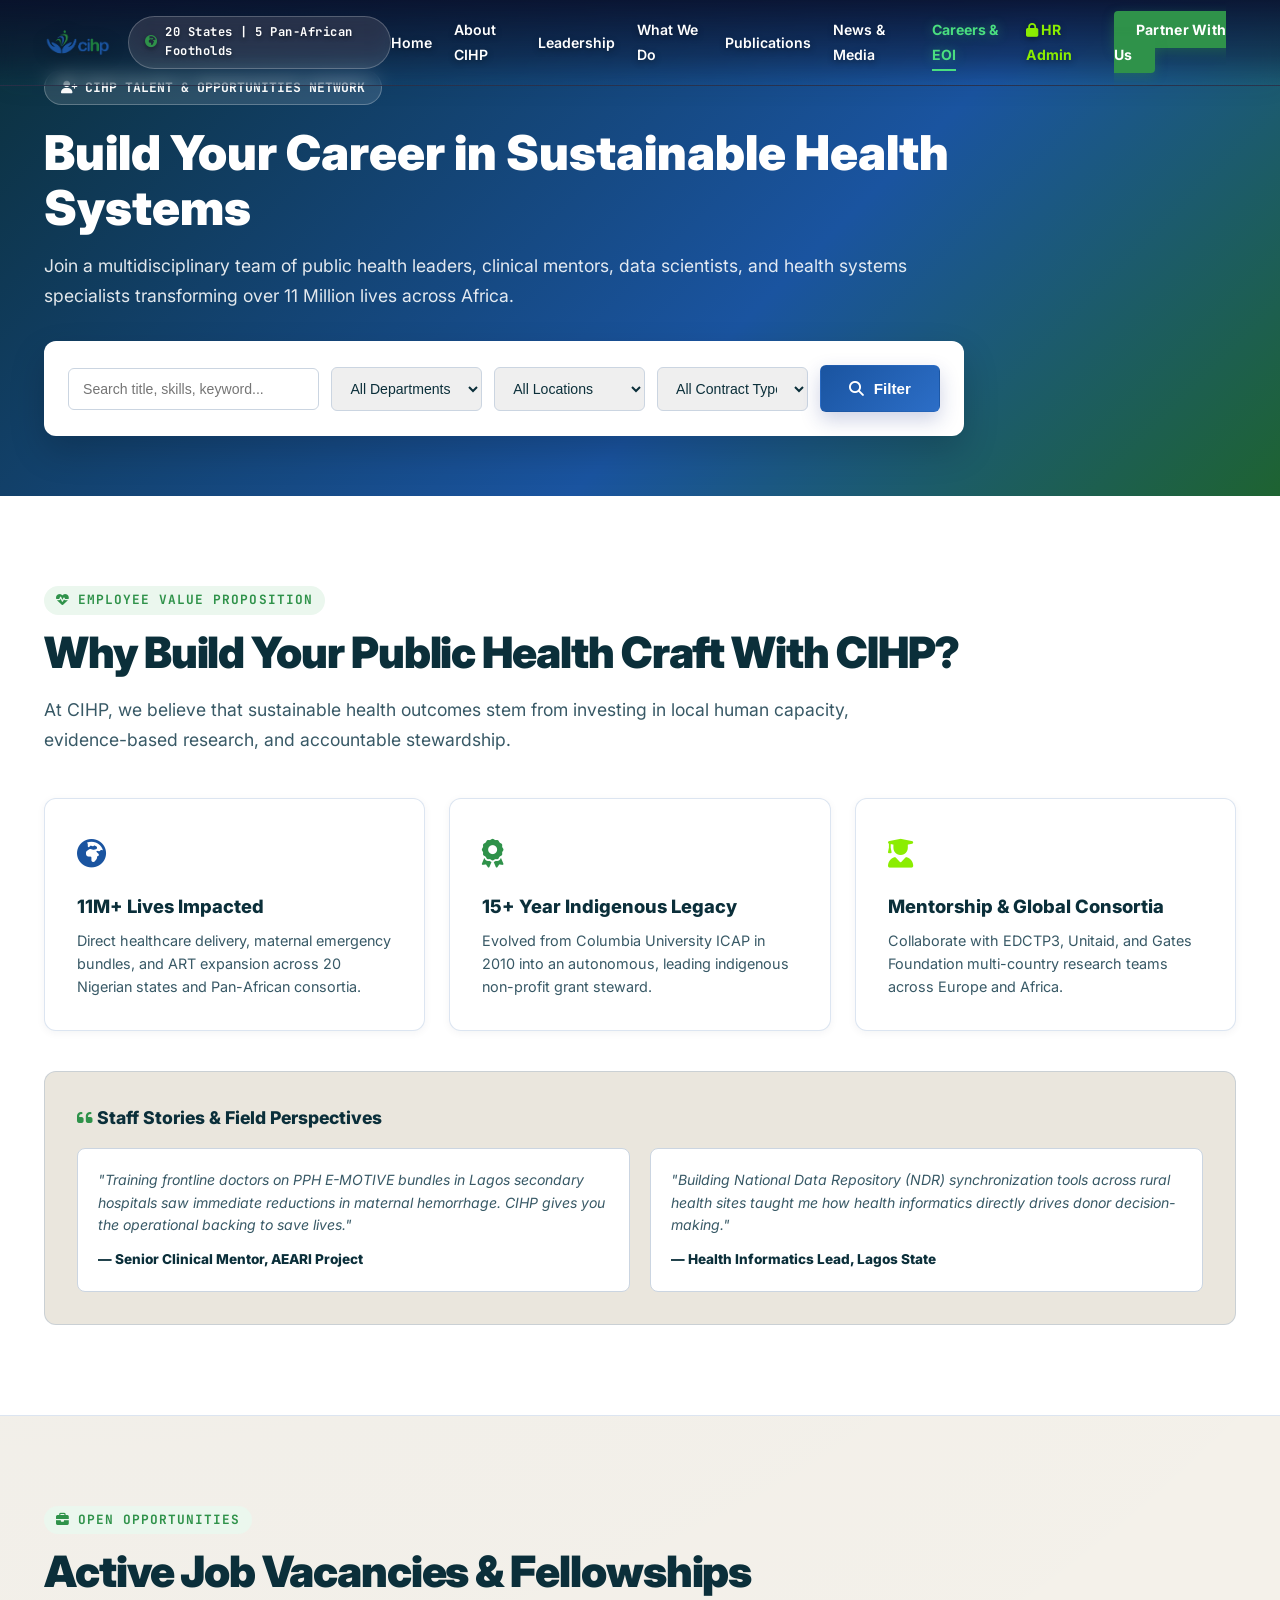
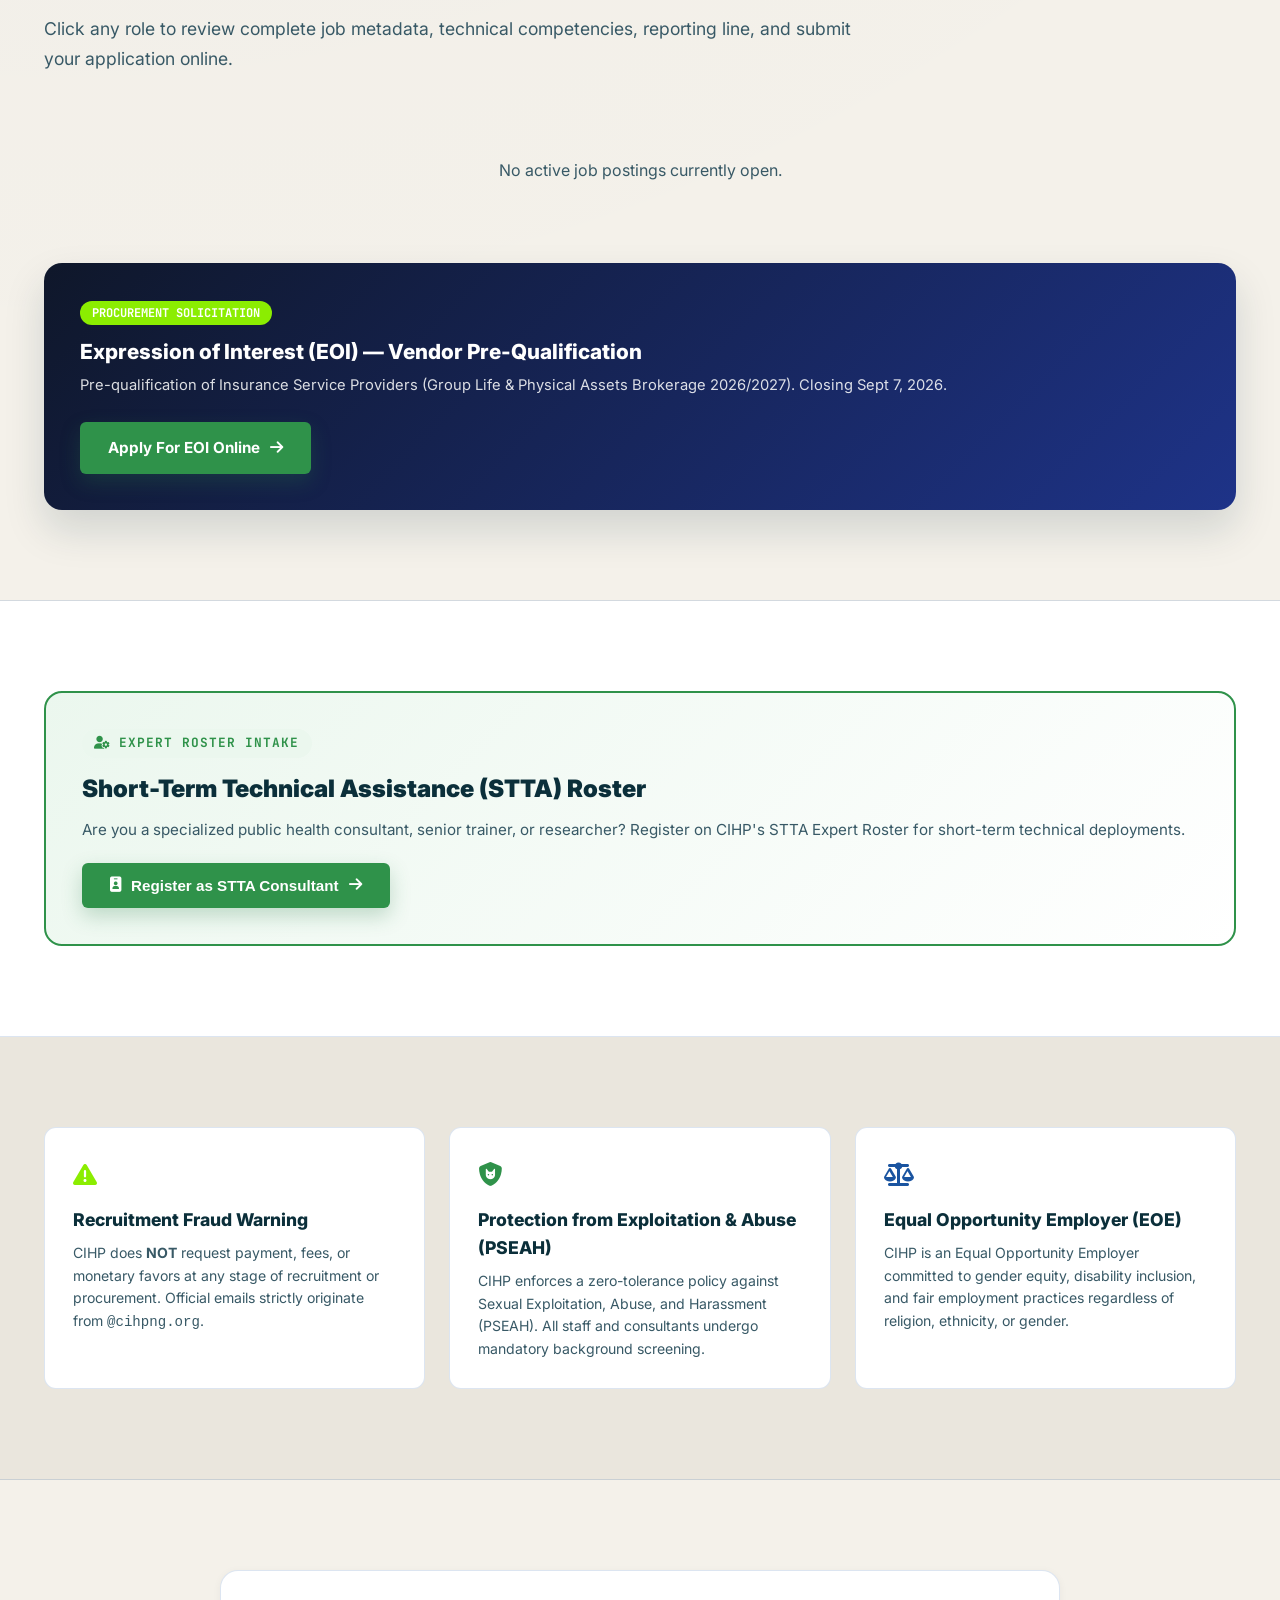
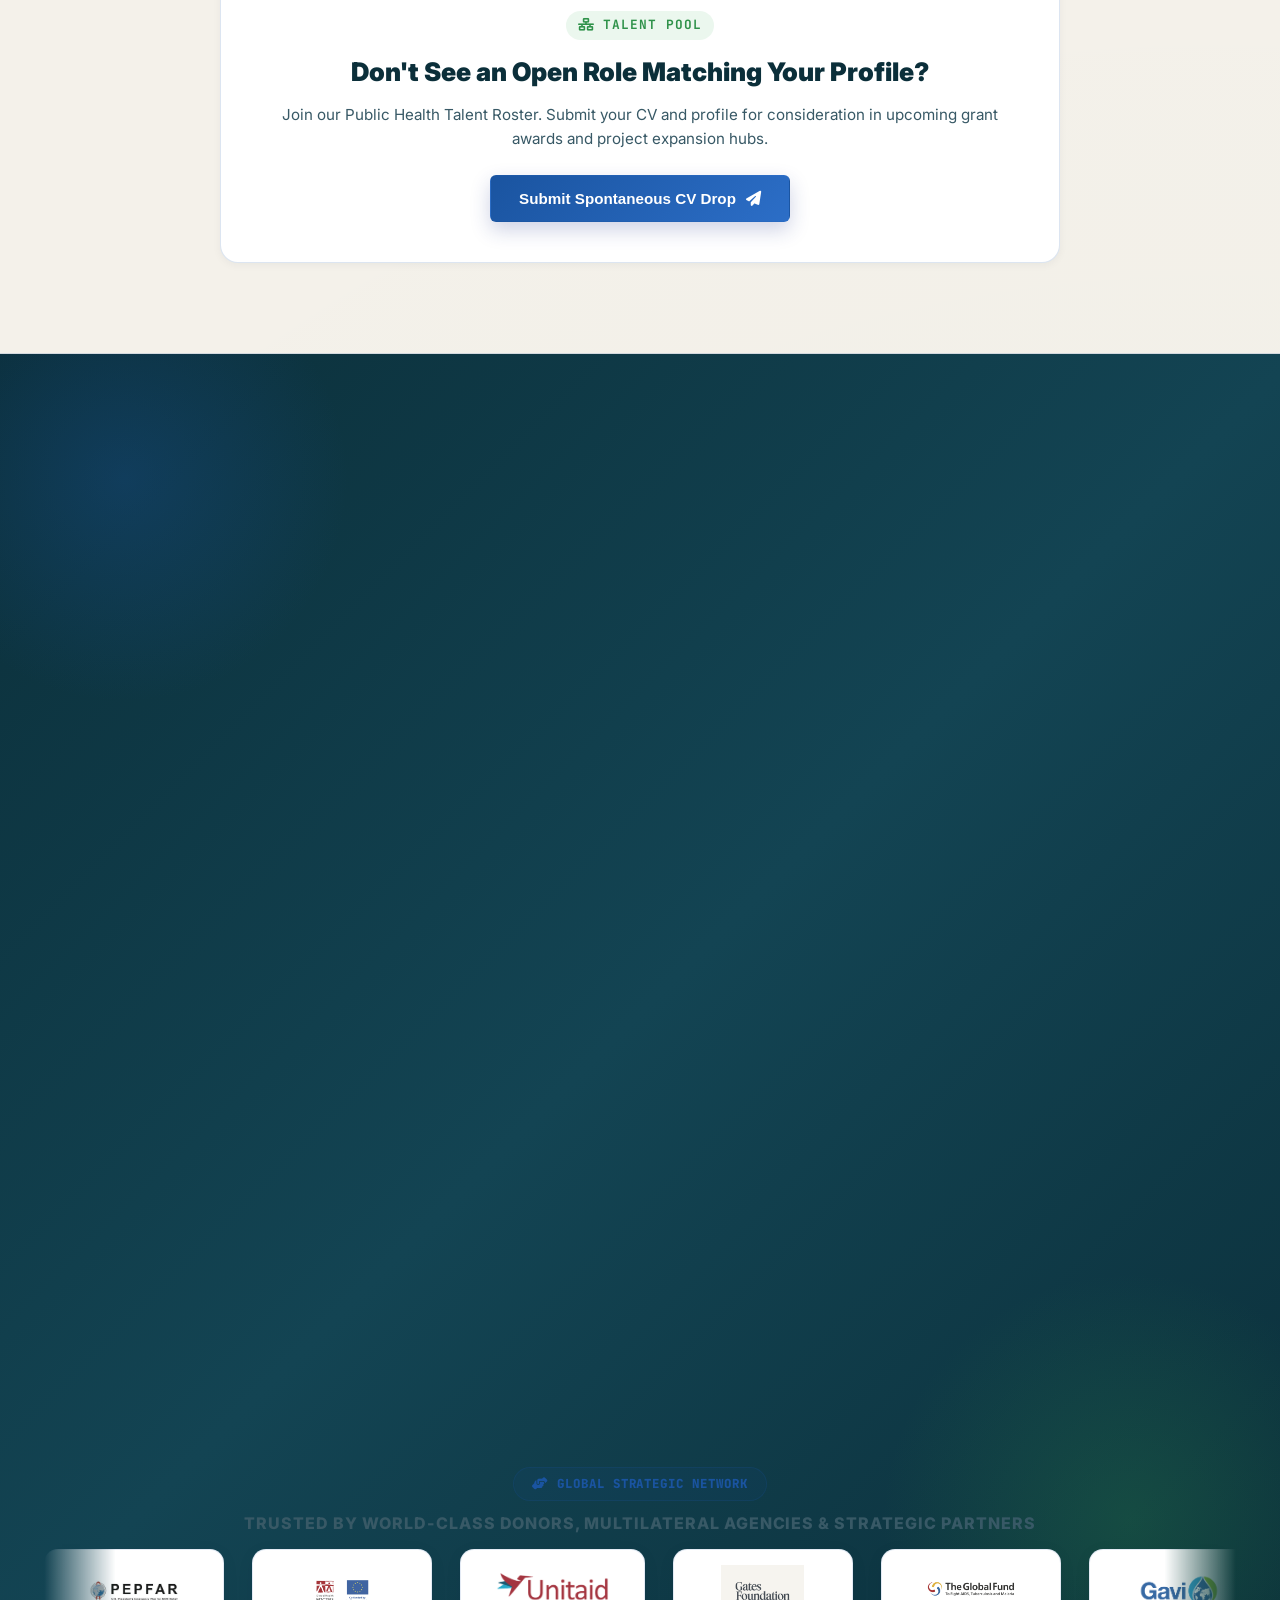
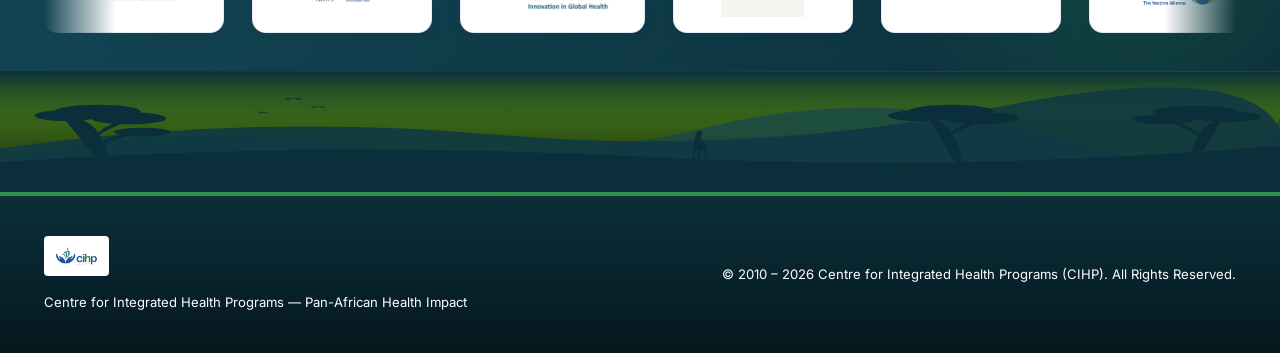
<file: careers.html>
<!DOCTYPE html>
<html lang="en">

<head>
  <meta charset="utf-8" />
  <meta name="viewport" content="width=device-width, initial-scale=1.0" />
  <title>Careers & Opportunities — Centre for Integrated Health Programs (CIHP)</title>
  <meta name="description" content="Explore public health careers, fellowships, consultancies (STTA), and vendor EOI solicitations at Centre for Integrated Health Programs (CIHP). Join 11M+ lives transformed." />

  <!-- AOS Animation Library -->
  <link href="https://unpkg.com/aos@2.3.1/dist/aos.css" rel="stylesheet">
  <!-- Font Awesome Icons -->
  <link rel="stylesheet" href="https://cdnjs.cloudflare.com/ajax/libs/font-awesome/6.4.0/css/all.min.css">
  <!-- Google Fonts -->
  <link rel="preconnect" href="https://fonts.googleapis.com">
  <link rel="preconnect" href="https://fonts.gstatic.com" crossorigin>
  <link href="https://fonts.googleapis.com/css2?family=Inter:wght@300;400;500;600;700;800;900&family=JetBrains+Mono:wght@400;500;600;700&display=swap" rel="stylesheet">

  <style>
    /* ==========================================================================
       CIHP BRAND DESIGN SYSTEM & TOKENS
       ========================================================================== */
    :root {
      /* Brand Color Palette - Official CIHP Color Palette */
      --primary-blue: #1A54A0;           /* CIHP Health Blue */
      --primary-blue-dark: #0B2F3A;      /* Dark Teal (Neutral Dark) */
      --primary-blue-light: #2C6EC7;     /* Light CIHP Health Blue */
      --secondary-green: #2F924A;        /* Forest Green */
      --secondary-green-dark: #1E6331;   /* Dark Forest Green */
      --secondary-green-light: #EBF7EE;  /* Light Forest Green Tint */
      --accent-lime: #8BED01;             /* Lime Green Accent */
      --accent-ochre: #8BED01;           /* Legacy accent map to Lime Green */

      /* Neutral Color Palette */
      --neutral-dark: #0B2F3A;           /* Dark Teal */
      --neutral-light: #F4F1EA;          /* Bleached Grey */
      --bg-deep: #F4F1EA;                /* Bleached Grey page background */
      --bg-surface: #ffffff;             /* White card surface */
      --bg-muted: #EAE6DD;               /* Subdued Bleached Grey */
      --bg-card: #ffffff;
      --bg-dark: #0B2F3A;                /* Dark Teal for hero/footer/dark sections */
      --border-color: rgba(26, 84, 160, 0.12);

      --text-main: #0B2F3A;              /* Dark Teal high-contrast typography */
      --text-muted: #475569;

      --shadow-sm: 0 2px 8px rgba(15, 23, 42, 0.04);
      --shadow-md: 0 10px 25px rgba(30, 51, 136, 0.08);
      --shadow-lg: 0 20px 40px rgba(30, 51, 136, 0.12);

      --radius-sm: 6px;
      --radius-md: 12px;
      --radius-lg: 18px;
    }

    * { box-sizing: border-box; margin: 0; padding: 0; }
    html { scroll-behavior: smooth; }
    body {
      font-family: 'Inter', -apple-system, sans-serif;
      background-color: var(--bg-deep);
      color: var(--text-main);
      line-height: 1.6;
      -webkit-font-smoothing: antialiased;
    }
    .mono { font-family: 'JetBrains Mono', monospace; }

    .container { max-width: 1240px; margin: 0 auto; padding: 0 24px; }

    /* Buttons */
    .btn-primary {
      background: linear-gradient(135deg, var(--primary-blue), var(--primary-blue-light));
      color: #ffffff;
      padding: 12px 24px;
      border-radius: var(--radius-sm);
      font-size: 0.92rem;
      font-weight: 700;
      text-decoration: none;
      box-shadow: 0 6px 18px rgba(30, 51, 136, 0.22);
      transition: all 0.3s ease;
      display: inline-flex;
      align-items: center;
      gap: 8px;
      border: none;
      cursor: pointer;
    }
    .btn-primary:hover { transform: translateY(-2px); box-shadow: 0 10px 24px rgba(30, 51, 136, 0.35); }

    .btn-emerald {
      background: var(--secondary-green);
      color: #ffffff;
      padding: 12px 24px;
      border-radius: var(--radius-sm);
      font-size: 0.92rem;
      font-weight: 700;
      text-decoration: none;
      box-shadow: 0 6px 18px rgba(41, 123, 71, 0.22);
      transition: all 0.3s ease;
      display: inline-flex;
      align-items: center;
      gap: 8px;
      border: none;
      cursor: pointer;
    }
    .btn-emerald:hover { background: var(--secondary-green-dark); transform: translateY(-2px); }

    .btn-outline {
      background: transparent;
      border: 2px solid var(--primary-blue);
      color: var(--primary-blue);
      padding: 10px 20px;
      border-radius: var(--radius-sm);
      font-weight: 700;
      font-size: 0.88rem;
      cursor: pointer;
      display: inline-flex;
      align-items: center;
      gap: 8px;
      transition: all 0.25s ease;
      text-decoration: none;
    }
    .btn-outline:hover { background: var(--primary-blue); color: #ffffff; }

    /* Sticky Navbar */




    /* Executive Conversion Card Banner */
    .executive-conversion-card {
      background: linear-gradient(135deg, var(--neutral-dark) 0%, var(--primary-blue) 65%, var(--neutral-dark) 100%);
      border: 1px solid rgba(139, 237, 1, 0.35);
      border-radius: var(--radius-lg);
      padding: 36px 32px;
      color: #ffffff;
      box-shadow: 0 25px 50px rgba(0, 0, 0, 0.35);
      position: relative;
      overflow: hidden;
      margin-bottom: 20px;
    }

    .executive-conversion-card::after {
      content: '';
      position: absolute;
      bottom: -30%;
      right: -10%;
      width: 450px;
      height: 450px;
      background: radial-gradient(circle, rgba(139, 237, 1, 0.18) 0%, transparent 70%);
      pointer-events: none;
    }

    .conversion-card-inner {
      position: relative;
      z-index: 2;
      display: grid;
      grid-template-columns: 1.4fr 1fr;
      gap: 40px;
      align-items: center;
    }

    @media (max-width: 992px) {
      .conversion-card-inner {
        grid-template-columns: 1fr;
        text-align: center;
      }
    }

    .conversion-badge {
      display: inline-flex;
      align-items: center;
      gap: 8px;
      background: rgba(139, 237, 1, 0.15);
      border: 1px solid rgba(139, 237, 1, 0.35);
      color: var(--accent-lime);
      padding: 6px 16px;
      border-radius: 50px;
      font-size: 0.8rem;
      font-weight: 700;
      margin-bottom: 16px;
    }

    .conversion-title {
      font-size: clamp(1.8rem, 3.2vw, 2.5rem);
      font-weight: 900;
      line-height: 1.25;
      margin-bottom: 14px;
      color: #ffffff;
    }

    .conversion-desc {
      color: var(--neutral-light);
      font-size: 1.02rem;
      line-height: 1.65;
      margin-bottom: 24px;
    }

    .conversion-contact-chips {
      display: flex;
      flex-wrap: wrap;
      gap: 16px;
      font-size: 0.85rem;
      color: var(--neutral-light);
    }

    .contact-chip {
      display: inline-flex;
      align-items: center;
      gap: 6px;
    }

    .contact-chip i {
      color: var(--accent-lime);
    }

    .conversion-action-group {
      display: flex;
      flex-direction: column;
      gap: 14px;
      justify-content: center;
    }

    .btn-conversion-emerald {
      background: var(--secondary-green);
      color: #ffffff;
      text-decoration: none;
      padding: 16px 28px;
      border-radius: 50px;
      font-weight: 800;
      font-size: 0.95rem;
      text-align: center;
      box-shadow: 0 10px 25px rgba(41, 123, 71, 0.4);
      transition: all 0.25s ease;
      display: inline-flex;
      align-items: center;
      justify-content: center;
      gap: 10px;
    }

    .btn-conversion-emerald:hover {
      background: var(--secondary-green-dark);
      transform: translateY(-2px);
      box-shadow: 0 14px 30px rgba(41, 123, 71, 0.5);
    }

    .btn-conversion-secondary {
      background: rgba(255, 255, 255, 0.1);
      border: 1px solid rgba(255, 255, 255, 0.25);
      color: #ffffff;
      text-decoration: none;
      padding: 14px 28px;
      border-radius: 50px;
      font-weight: 700;
      font-size: 0.9rem;
      text-align: center;
      transition: all 0.25s ease;
      display: inline-flex;
      align-items: center;
      justify-content: center;
      gap: 8px;
    }

    .btn-conversion-secondary:hover {
      background: rgba(255, 255, 255, 0.2);
      border-color: #ffffff;
    }

    /* Partner Marquee Continuous Slider */
    .partner-marquee-container {
      width: 100%;
      overflow: hidden;
      position: relative;
      padding: 8px 0;
      background: transparent;
      border: none;
    }

    .partner-marquee-header {
      text-align: center;
      margin-bottom: 12px;
    }

    .partner-marquee-track {
      display: flex;
      width: max-content;
      gap: 20px;
      animation: marqueeScroll 35s linear infinite;
    }

    .partner-marquee-track:hover {
      animation-play-state: paused;
    }

    .partner-logo-card {
      display: inline-flex;
      align-items: center;
      justify-content: center;
      background: #ffffff;
      border: 1px solid rgba(255, 255, 255, 0.2);
      border-radius: var(--radius-md);
      padding: 8px 18px;
      box-shadow: 0 4px 20px rgba(0, 0, 0, 0.25);
      transition: all 0.3s ease;
      cursor: pointer;
    }

    .partner-logo-card img {
      height: 42px;
      width: auto;
      display: block;
      object-fit: contain;
      transition: transform 0.3s ease;
    }

    .partner-logo-card:hover {
      transform: translateY(-4px) scale(1.04);
      box-shadow: 0 10px 30px rgba(74, 222, 128, 0.35);
      border-color: rgba(74, 222, 128, 0.6);
    }

    .partner-logo-pill {
      display: inline-flex;
      align-items: center;
      gap: 12px;
      background: rgba(255, 255, 255, 0.07);
      border: 1px solid rgba(255, 255, 255, 0.15);
      backdrop-filter: blur(8px);
      -webkit-backdrop-filter: blur(8px);
      padding: 12px 24px;
      border-radius: 50px;
      color: #ffffff;
      font-weight: 700;
      font-size: 0.9rem;
      white-space: nowrap;
      transition: all 0.25s ease;
      box-shadow: 0 4px 15px rgba(0, 0, 0, 0.2);
    }

    .partner-logo-pill:hover {
      background: rgba(41, 123, 71, 0.3);
      border-color: rgba(74, 222, 128, 0.5);
      transform: translateY(-2px);
      box-shadow: 0 8px 20px rgba(41, 123, 71, 0.3);
    }

    .partner-logo-icon {
      width: 32px;
      height: 32px;
      border-radius: 50%;
      background: rgba(255, 255, 255, 0.15);
      display: flex;
      align-items: center;
      justify-content: center;
      color: #4ade80;
      font-size: 0.95rem;
    }

    @keyframes marqueeScroll {
      0% {
        transform: translateX(0);
      }
      100% {
        transform: translateX(-50%);
      }
    }

    .btn-lg {
      padding: 16px 36px;
      font-size: 1rem;
    }

    .navbar {
      position: sticky;
      top: 0; left: 0; width: 100%;
      background: #ffffff;
      backdrop-filter: blur(16px);
      border-bottom: 3px solid var(--primary-blue);
      display: flex; justify-content: space-between; align-items: center;
      padding: 14px 44px;
      z-index: 10000;
      box-shadow: 0 4px 20px rgba(11, 47, 58, 0.06);
    }
    .brand-logo { display: flex; align-items: center; gap: 16px; text-decoration: none; }
    .brand-logo img { height: 48px; filter: drop-shadow(0 2px 4px rgba(26, 84, 160, 0.12)); }
    .presence-badge {
      display: flex; align-items: center; gap: 8px;
      background: var(--neutral-light); border: 1px solid var(--border-color);
      padding: 5px 14px; border-radius: 4px;
      font-size: 0.76rem; font-weight: 700; color: var(--primary-blue);
    }
    .nav-links { display: flex; gap: 22px; list-style: none; align-items: center; }
    .nav-links a {
      color: var(--text-main); text-decoration: none; font-size: 0.88rem; font-weight: 600;
      transition: color 0.2s ease; padding: 6px 0; position: relative;
    }
    .nav-links a:hover, .nav-links a.active { color: var(--primary-blue); font-weight: 700; }
    .nav-links a.btn-nav {
      background: var(--secondary-green); color: #ffffff; padding: 10px 22px; border-radius: 4px; font-weight: 700;
    }

    /* Careers Hero Section */
    .careers-hero {
      background: linear-gradient(135deg, var(--neutral-dark) 0%, var(--primary-blue) 60%, var(--secondary-green-dark) 100%);
      color: #ffffff;
      padding: 70px 0 60px;
      position: relative;
    }
    .careers-hero-content { max-width: 920px; }
    .hero-eyebrow {
      display: inline-flex; align-items: center; gap: 8px;
      background: rgba(255,255,255,0.12); border: 1px solid rgba(255,255,255,0.25);
      padding: 6px 16px; border-radius: 50px; font-size: 0.82rem; font-weight: 700;
      margin-bottom: 20px;
    }
    .careers-hero h1 { font-size: clamp(2rem, 3.8vw, 3rem); font-weight: 900; line-height: 1.15; margin-bottom: 16px; }
    .careers-hero p { font-size: 1.1rem; color: rgba(255,255,255,0.88); margin-bottom: 30px; line-height: 1.7; }

    /* Search & 3-Tier Filter Bar */
    .filter-bar-card {
      background: #ffffff;
      border-radius: var(--radius-md);
      padding: 24px;
      box-shadow: 0 15px 35px rgba(0, 0, 0, 0.18);
      display: grid;
      grid-template-columns: 2fr 1.2fr 1.2fr 1.2fr 0.8fr;
      gap: 12px;
      align-items: center;
    }
    .filter-input {
      width: 100%;
      padding: 12px 14px;
      border: 1.5px solid #cbd5e1;
      border-radius: var(--radius-sm);
      font-size: 0.88rem;
      color: var(--text-main);
    }

    /* Section Headers */
    section { padding: 70px 0; border-bottom: 1px solid var(--border-color); }
    .section-eyebrow {
      display: inline-flex; align-items: center; gap: 8px; color: var(--secondary-green);
      font-family: 'JetBrains Mono', monospace; font-size: 0.8rem; font-weight: 700;
      text-transform: uppercase; margin-bottom: 12px; background: var(--secondary-green-light);
      padding: 4px 12px; border-radius: 50px;
    }
    .section-title { font-size: clamp(1.8rem, 3vw, 2.4rem); font-weight: 900; color: var(--primary-blue-dark); margin-bottom: 12px; }
    .section-desc { font-size: 1.05rem; color: var(--text-muted); max-width: 820px; margin-bottom: 36px; }

    /* Job Card Grid */
    .jobs-grid {
      display: grid;
      grid-template-columns: repeat(auto-fill, minmax(360px, 1fr));
      gap: 24px;
    }
    .job-card {
      background: #ffffff;
      border: 1px solid var(--border-color);
      border-radius: var(--radius-md);
      padding: 28px;
      transition: all 0.3s ease;
      display: flex;
      flex-direction: column;
      justify-content: space-between;
      box-shadow: var(--shadow-sm);
    }
    .job-card:hover {
      border-color: var(--primary-blue);
      box-shadow: var(--shadow-md);
      transform: translateY(-3px);
    }
    .job-dept-badge {
      display: inline-block;
      background: var(--secondary-green-light);
      color: var(--secondary-green-dark);
      font-family: 'JetBrains Mono', monospace;
      font-size: 0.75rem;
      font-weight: 700;
      padding: 4px 10px;
      border-radius: 4px;
      margin-bottom: 10px;
      text-transform: uppercase;
    }
    .contract-type-pill {
      display: inline-block;
      background: #e0f2fe;
      color: #0369a1;
      font-size: 0.75rem;
      font-weight: 700;
      padding: 3px 10px;
      border-radius: 50px;
      margin-left: 6px;
    }
    .job-card h3 { font-size: 1.2rem; font-weight: 800; color: var(--primary-blue-dark); margin-bottom: 10px; line-height: 1.3; }
    .job-meta-row { display: flex; flex-wrap: wrap; gap: 14px; font-size: 0.85rem; color: var(--text-muted); margin-bottom: 14px; }
    .job-summary { font-size: 0.92rem; color: var(--text-muted); line-height: 1.6; margin-bottom: 18px; flex-grow: 1; }

    /* Competencies Tag Container */
    .comp-tags-row { display: flex; flex-wrap: wrap; gap: 6px; margin-bottom: 20px; }
    .comp-tag {
      background: #f1f5f9; border: 1px solid #e2e8f0;
      color: var(--text-main); font-size: 0.76rem; font-weight: 600; padding: 3px 8px; border-radius: 4px;
    }

    /* EVP & Staff Testimonials Card */
    .evp-card {
      background: #ffffff;
      border-radius: var(--radius-md);
      border: 1px solid var(--border-color);
      padding: 32px;
      box-shadow: var(--shadow-sm);
    }

    /* EOI Callout Banner */
    .eoi-callout-card {
      background: linear-gradient(135deg, #0f172a, #1e3388);
      color: #ffffff;
      padding: 36px;
      border-radius: var(--radius-lg);
      display: flex;
      justify-content: space-between;
      align-items: center;
      gap: 24px;
      flex-wrap: wrap;
      box-shadow: var(--shadow-lg);
      margin-top: 40px;
    }

    /* Modal Overlay & Card */
    .modal-overlay {
      position: fixed; top: 0; left: 0; width: 100%; height: 100%;
      background: rgba(15, 23, 42, 0.75);
      backdrop-filter: blur(8px);
      z-index: 99999;
      display: flex; align-items: center; justify-content: center;
      opacity: 0; pointer-events: none; transition: opacity 0.3s ease;
      padding: 20px;
    }
    .modal-overlay.active { opacity: 1; pointer-events: auto; }
    .modal-card {
      background: #ffffff;
      border-radius: var(--radius-lg);
      max-width: 740px; width: 100%;
      max-height: 90vh; overflow-y: auto;
      padding: 36px;
      box-shadow: 0 25px 60px rgba(0, 0, 0, 0.4);
      position: relative;
    }
    .modal-close-btn {
      position: absolute; top: 20px; right: 20px;
      background: #f1f5f9; border: none; width: 36px; height: 36px;
      border-radius: 50%; cursor: pointer; font-size: 1.1rem; color: var(--text-muted);
    }

    /* File Upload Box */
    .file-upload-box {
      border: 2px dashed #cbd5e1; border-radius: var(--radius-md);
      padding: 20px; text-align: center; background: var(--bg-deep);
      position: relative; cursor: pointer; margin-top: 6px;
    }
    .file-upload-box input[type="file"] {
      position: absolute; top: 0; left: 0; width: 100%; height: 100%; opacity: 0; cursor: pointer;
    }

    /* Skill Tag Checkboxes */
    .skill-tags-grid {
      display: grid; grid-template-columns: repeat(auto-fill, minmax(200px, 1fr)); gap: 10px; margin-top: 10px;
    }
    .skill-tag-check {
      display: flex; align-items: center; gap: 8px; font-size: 0.85rem; background: var(--bg-deep); padding: 8px 12px; border-radius: 6px; border: 1px solid #cbd5e1; cursor: pointer;
    }

    /* Footer */
    .footer-safari-silhouette {
      width: 100%;
      overflow: hidden;
      line-height: 0;
      background: #060a1c;
    }
    footer {
      background: linear-gradient(180deg, #060a1c 0%, #030611 100%); color: rgba(255, 255, 255, 0.75);
      padding: 40px 0 24px; border-top: 4px solid var(--secondary-green);
    }

    @media (max-width: 992px) {
      .filter-bar-card { grid-template-columns: 1fr; }
      .navbar { padding: 14px 20px; }
    }
  </style>
  <link rel="stylesheet" href="css/style.css">
</head>

<body>

  <!-- ==================== STICKY NAVBAR ==================== -->
  <nav class="navbar">
    <a href="index.html" class="brand-logo">
      <img src="img/cihp logo vector transparent coloured (1).png" alt="CIHP Logo" />
      <div class="presence-badge mono">
        <i class="fa-solid fa-earth-africa" style="color: var(--secondary-green);"></i> 20 States | 5 Pan-African Footholds
      </div>
    </a>

    <ul class="nav-links">
      <li><a href="index.html">Home</a></li>
      <li><a href="about.html">About CIHP</a></li>
      <li><a href="about.html#leadership">Leadership</a></li>
      <li><a href="index.html#what-we-do">What We Do</a></li>
      <li><a href="publications.html">Publications</a></li>
      <li><a href="news.html">News & Media</a></li>
      <li><a href="careers.html" class="active">Careers & EOI</a></li>
      <li><a href="hr_login.html" style="color: var(--accent-ochre); font-weight: 700;"><i class="fa-solid fa-lock"></i> HR Admin</a></li>
      <li><a href="contact.html" class="btn-nav">Partner With Us</a></li>
    </ul>
  </nav>

  <!-- ==================== CAREERS HERO BANNER ==================== -->
  <header class="careers-hero">
    <div class="container">
      <div class="careers-hero-content">
        <div class="hero-eyebrow mono"><i class="fa-solid fa-user-plus"></i> CIHP TALENT & OPPORTUNITIES NETWORK</div>
        <h1>Build Your Career in Sustainable Health Systems</h1>
        <p>Join a multidisciplinary team of public health leaders, clinical mentors, data scientists, and health systems specialists transforming over 11 Million lives across Africa.</p>

        <!-- PILLAR 1: SEARCH & 3-TIER FILTER BAR -->
        <div class="filter-bar-card">
          <input type="text" id="searchInput" class="filter-input" placeholder="Search title, skills, keyword..." onkeyup="filterJobs()" />
          
          <select id="deptFilter" class="filter-input" onchange="filterJobs()">
            <option value="">All Departments</option>
            <option value="Clinical Care & ART">Clinical Care & ART</option>
            <option value="M&E / Strategic Information">M&E / Strategic Info</option>
            <option value="Health Systems Strengthening">Health Systems (HSS)</option>
            <option value="Finance & Grants">Finance & Grants</option>
            <option value="Supply Chain & Logistics">Supply Chain & Logistics</option>
          </select>

          <select id="locationFilter" class="filter-input" onchange="filterJobs()">
            <option value="">All Locations</option>
            <option value="Abuja">Abuja HQ</option>
            <option value="Lagos">Lagos State</option>
            <option value="Gombe">Gombe State</option>
            <option value="Niger">Niger State</option>
            <option value="Benue">Benue State</option>
            <option value="Kaduna">Kaduna State</option>
            <option value="Pan-African">Pan-African Hubs</option>
          </select>

          <select id="typeFilter" class="filter-input" onchange="filterJobs()">
            <option value="">All Contract Types</option>
            <option value="Full-Time">Full-Time</option>
            <option value="Fixed-Term">Fixed-Term (Grant)</option>
            <option value="Consultancy / STTA">Consultancy / STTA</option>
            <option value="Fellowship / Internship">Fellowship / Internship</option>
          </select>

          <button class="btn-primary" onclick="filterJobs()"><i class="fa-solid fa-magnifying-glass"></i> Filter</button>
        </div>
      </div>
    </div>
  </header>

  <main>
    <!-- ==================== PILLAR 7: CULTURE & EMPLOYEE VALUE PROPOSITION (EVP) ==================== -->
    <section style="background: #ffffff;">
      <div class="container">
        <div class="section-eyebrow"><i class="fa-solid fa-heart-pulse"></i> Employee Value Proposition</div>
        <h2 class="section-title">Why Build Your Public Health Craft With CIHP?</h2>
        <p class="section-desc">At CIHP, we believe that sustainable health outcomes stem from investing in local human capacity, evidence-based research, and accountable stewardship.</p>

        <div style="display: grid; grid-template-columns: repeat(auto-fit, minmax(280px, 1fr)); gap: 24px; margin-bottom: 40px;">
          <div class="evp-card">
            <div style="font-size: 1.8rem; color: var(--primary-blue); margin-bottom: 14px;"><i class="fa-solid fa-earth-africa"></i></div>
            <h3 style="font-size: 1.15rem; font-weight: 800; color: var(--primary-blue-dark); margin-bottom: 8px;">11M+ Lives Impacted</h3>
            <p style="font-size: 0.9rem; color: var(--text-muted); line-height: 1.6;">Direct healthcare delivery, maternal emergency bundles, and ART expansion across 20 Nigerian states and Pan-African consortia.</p>
          </div>

          <div class="evp-card">
            <div style="font-size: 1.8rem; color: var(--secondary-green); margin-bottom: 14px;"><i class="fa-solid fa-award"></i></div>
            <h3 style="font-size: 1.15rem; font-weight: 800; color: var(--primary-blue-dark); margin-bottom: 8px;">15+ Year Indigenous Legacy</h3>
            <p style="font-size: 0.9rem; color: var(--text-muted); line-height: 1.6;">Evolved from Columbia University ICAP in 2010 into an autonomous, leading indigenous non-profit grant steward.</p>
          </div>

          <div class="evp-card">
            <div style="font-size: 1.8rem; color: var(--accent-ochre); margin-bottom: 14px;"><i class="fa-solid fa-user-graduate"></i></div>
            <h3 style="font-size: 1.15rem; font-weight: 800; color: var(--primary-blue-dark); margin-bottom: 8px;">Mentorship & Global Consortia</h3>
            <p style="font-size: 0.9rem; color: var(--text-muted); line-height: 1.6;">Collaborate with EDCTP3, Unitaid, and Gates Foundation multi-country research teams across Europe and Africa.</p>
          </div>
        </div>

        <!-- STAFF TESTIMONIALS -->
        <div style="background: var(--bg-muted); border-radius: var(--radius-md); padding: 32px; border: 1px solid var(--border-color);">
          <h4 style="font-size: 1.1rem; font-weight: 800; color: var(--primary-blue-dark); margin-bottom: 16px;"><i class="fa-solid fa-quote-left" style="color: var(--secondary-green);"></i> Staff Stories & Field Perspectives</h4>
          <div style="display: grid; grid-template-columns: repeat(auto-fit, minmax(300px, 1fr)); gap: 20px;">
            <div style="background: #ffffff; padding: 20px; border-radius: 8px; border: 1px solid #cbd5e1;">
              <p style="font-size: 0.88rem; font-style: italic; color: var(--text-muted); margin-bottom: 12px;">"Training frontline doctors on PPH E-MOTIVE bundles in Lagos secondary hospitals saw immediate reductions in maternal hemorrhage. CIHP gives you the operational backing to save lives."</p>
              <div style="font-weight: 800; font-size: 0.85rem; color: var(--primary-blue-dark);">— Senior Clinical Mentor, AEARI Project</div>
            </div>
            <div style="background: #ffffff; padding: 20px; border-radius: 8px; border: 1px solid #cbd5e1;">
              <p style="font-size: 0.88rem; font-style: italic; color: var(--text-muted); margin-bottom: 12px;">"Building National Data Repository (NDR) synchronization tools across rural health sites taught me how health informatics directly drives donor decision-making."</p>
              <div style="font-weight: 800; font-size: 0.85rem; color: var(--primary-blue-dark);">— Health Informatics Lead, Lagos State</div>
            </div>
          </div>
        </div>

      </div>
    </section>

    <!-- ==================== PILLAR 1 & 2: ACTIVE VACANCIES GRID ==================== -->
    <section>
      <div class="container">
        <div class="section-eyebrow"><i class="fa-solid fa-briefcase"></i> Open Opportunities</div>
        <h2 class="section-title">Active Job Vacancies & Fellowships</h2>
        <p class="section-desc">Click any role to review complete job metadata, technical competencies, reporting line, and submit your application online.</p>

        <div class="jobs-grid" id="jobsGrid">
          <!-- Dynamic Job Cards populated via JS -->
        </div>

        <!-- PILLAR 3: EOI PROCUREMENT SUBSECTION BANNER -->
        <div class="eoi-callout-card">
          <div>
            <span class="mono" style="background: var(--accent-ochre); padding: 4px 12px; border-radius: 50px; font-size: 0.75rem; font-weight: 700; text-transform: uppercase;">Procurement Solicitation</span>
            <h3 style="font-size: 1.3rem; font-weight: 800; margin: 10px 0 6px;">Expression of Interest (EOI) — Vendor Pre-Qualification</h3>
            <p style="font-size: 0.92rem; color: rgba(255, 255, 255, 0.85);">Pre-qualification of Insurance Service Providers (Group Life & Physical Assets Brokerage 2026/2027). Closing Sept 7, 2026.</p>
          </div>
          <a href="eoi.html" class="btn-emerald" style="white-space: nowrap;">Apply For EOI Online <i class="fa-solid fa-arrow-right"></i></a>
        </div>
      </div>
    </section>

    <!-- ==================== PILLAR 4: CONSULTANT & EXPERT ROSTER INTAKE (STTA) ==================== -->
    <section style="background: #ffffff;">
      <div class="container">
        <div style="background: linear-gradient(135deg, var(--secondary-green-light), #ffffff); border: 2px solid var(--secondary-green); border-radius: var(--radius-lg); padding: 36px;">
          <div class="section-eyebrow"><i class="fa-solid fa-user-gear"></i> Expert Roster Intake</div>
          <h2 style="font-size: 1.5rem; font-weight: 900; color: var(--primary-blue-dark); margin-bottom: 10px;">Short-Term Technical Assistance (STTA) Roster</h2>
          <p style="color: var(--text-muted); font-size: 0.95rem; margin-bottom: 20px;">Are you a specialized public health consultant, senior trainer, or researcher? Register on CIHP's STTA Expert Roster for short-term technical deployments.</p>

          <button class="btn-emerald" onclick="openConsultantModal()"><i class="fa-solid fa-id-badge"></i> Register as STTA Consultant <i class="fa-solid fa-arrow-right"></i></button>
        </div>
      </div>
    </section>

    <!-- ==================== PILLAR 6: SAFEGUARDING, COMPLIANCE & FRAUD PROTECTION ==================== -->
    <section style="background: var(--bg-muted);">
      <div class="container">
        <div style="display: grid; grid-template-columns: repeat(auto-fit, minmax(320px, 1fr)); gap: 24px;">
          <div style="background: #ffffff; padding: 28px; border-radius: var(--radius-md); border: 1px solid var(--border-color);">
            <div style="font-size: 1.5rem; color: var(--accent-ochre); margin-bottom: 12px;"><i class="fa-solid fa-triangle-exclamation"></i></div>
            <h3 style="font-size: 1.1rem; font-weight: 800; color: var(--primary-blue-dark); margin-bottom: 8px;">Recruitment Fraud Warning</h3>
            <p style="font-size: 0.88rem; color: var(--text-muted); line-height: 1.6;">CIHP does <strong>NOT</strong> request payment, fees, or monetary favors at any stage of recruitment or procurement. Official emails strictly originate from <code>@cihpng.org</code>.</p>
          </div>

          <div style="background: #ffffff; padding: 28px; border-radius: var(--radius-md); border: 1px solid var(--border-color);">
            <div style="font-size: 1.5rem; color: var(--secondary-green); margin-bottom: 12px;"><i class="fa-solid fa-shield-cat"></i></div>
            <h3 style="font-size: 1.1rem; font-weight: 800; color: var(--primary-blue-dark); margin-bottom: 8px;">Protection from Exploitation & Abuse (PSEAH)</h3>
            <p style="font-size: 0.88rem; color: var(--text-muted); line-height: 1.6;">CIHP enforces a zero-tolerance policy against Sexual Exploitation, Abuse, and Harassment (PSEAH). All staff and consultants undergo mandatory background screening.</p>
          </div>

          <div style="background: #ffffff; padding: 28px; border-radius: var(--radius-md); border: 1px solid var(--border-color);">
            <div style="font-size: 1.5rem; color: var(--primary-blue); margin-bottom: 12px;"><i class="fa-solid fa-scale-balanced"></i></div>
            <h3 style="font-size: 1.1rem; font-weight: 800; color: var(--primary-blue-dark); margin-bottom: 8px;">Equal Opportunity Employer (EOE)</h3>
            <p style="font-size: 0.88rem; color: var(--text-muted); line-height: 1.6;">CIHP is an Equal Opportunity Employer committed to gender equity, disability inclusion, and fair employment practices regardless of religion, ethnicity, or gender.</p>
          </div>
        </div>
      </div>
    </section>

    <!-- ==================== PILLAR 5: TALENT NETWORK & SPONTANEOUS CV DROP ==================== -->
    <section>
      <div class="container">
        <div style="background: #ffffff; border-radius: var(--radius-lg); padding: 40px; border: 1px solid var(--border-color); text-align: center; max-width: 840px; margin: 0 auto; box-shadow: var(--shadow-sm);">
          <div class="section-eyebrow"><i class="fa-solid fa-network-wired"></i> Talent Pool</div>
          <h2 style="font-size: 1.6rem; font-weight: 900; color: var(--primary-blue-dark); margin-bottom: 10px;">Don't See an Open Role Matching Your Profile?</h2>
          <p style="color: var(--text-muted); font-size: 0.95rem; margin-bottom: 24px;">Join our Public Health Talent Roster. Submit your CV and profile for consideration in upcoming grant awards and project expansion hubs.</p>
          <button class="btn-primary" onclick="openApplyModal(null, 'General Public Health Talent Roster')">Submit Spontaneous CV Drop <i class="fa-solid fa-paper-plane"></i></button>
        </div>
      </div>
    </section>
  </main>

  <!-- ==================== PILLAR 2: COMPREHENSIVE JOB DETAIL MODAL ==================== -->
  <div class="modal-overlay" id="jobDetailModal">
    <div class="modal-card">
      <button class="modal-close-btn" onclick="closeModal('jobDetailModal')"><i class="fa-solid fa-xmark"></i></button>
      
      <div class="job-dept-badge mono" id="modalDept">DEPARTMENT</div>
      <span class="contract-type-pill" id="modalContractPill">Full-Time</span>

      <h2 style="font-size: 1.6rem; font-weight: 900; color: var(--primary-blue-dark); margin: 10px 0 12px;" id="modalTitle">Job Title</h2>
      
      <!-- Metadata Header Bar -->
      <div style="background: var(--bg-deep); padding: 14px; border-radius: 8px; font-size: 0.85rem; color: var(--text-muted); margin-bottom: 20px; display: grid; grid-template-columns: repeat(auto-fit, minmax(160px, 1fr)); gap: 10px;">
        <div><strong>Job Code:</strong> <span id="modalCode" class="mono">-</span></div>
        <div><strong>Duty Station:</strong> <span id="modalLocation">-</span></div>
        <div><strong>Reporting Line:</strong> <span id="modalReporting">-</span></div>
        <div><strong>Closing Date:</strong> <span id="modalClosing" style="color: var(--accent-ochre); font-weight: 700;">-</span></div>
      </div>

      <h4 style="font-size: 1rem; font-weight: 800; color: var(--primary-blue-dark); margin-bottom: 8px;">Role Summary</h4>
      <p style="font-size: 0.92rem; color: var(--text-muted); line-height: 1.6; margin-bottom: 20px;" id="modalSummary"></p>

      <h4 style="font-size: 1rem; font-weight: 800; color: var(--primary-blue-dark); margin-bottom: 8px;">Key Responsibilities</h4>
      <ul style="padding-left: 20px; font-size: 0.9rem; color: var(--text-main); margin-bottom: 20px; line-height: 1.7;" id="modalResponsibilities"></ul>

      <h4 style="font-size: 1rem; font-weight: 800; color: var(--primary-blue-dark); margin-bottom: 8px;">Required Education & Experience</h4>
      <ul style="padding-left: 20px; font-size: 0.9rem; color: var(--text-main); margin-bottom: 20px; line-height: 1.7;" id="modalRequirements"></ul>

      <h4 style="font-size: 1rem; font-weight: 800; color: var(--primary-blue-dark); margin-bottom: 8px;">Desirable Technical Competencies</h4>
      <div class="comp-tags-row" id="modalCompetencies"></div>

      <div style="display: flex; gap: 12px; justify-content: flex-end; margin-top: 24px; border-top: 1px solid var(--border-color); padding-top: 20px;">
        <button class="btn-outline" onclick="closeModal('jobDetailModal')">Close</button>
        <button class="btn-emerald" id="btnModalApply">Apply For Position <i class="fa-solid fa-paper-plane"></i></button>
      </div>
    </div>
  </div>

  <!-- ==================== APPLICATION FORM MODAL ==================== -->
  <div class="modal-overlay" id="jobApplyModal">
    <div class="modal-card">
      <button class="modal-close-btn" onclick="closeModal('jobApplyModal')"><i class="fa-solid fa-xmark"></i></button>

      <h2 style="font-size: 1.5rem; font-weight: 900; color: var(--primary-blue-dark); margin-bottom: 4px;">Job Application Form</h2>
      <p style="color: var(--text-muted); font-size: 0.88rem; margin-bottom: 20px;">Applying for: <strong id="applyJobTitleDisplay" style="color: var(--primary-blue);">-</strong></p>

      <form id="candidateAppForm" enctype="multipart/form-data">
        <input type="hidden" name="application_type" value="job" />
        <input type="hidden" name="job_id" id="formJobId" />
        <input type="hidden" name="job_title" id="formJobTitle" />

        <div style="display: grid; grid-template-columns: 1fr 1fr; gap: 16px; margin-bottom: 16px;">
          <div>
            <label style="display: block; font-size: 0.85rem; font-weight: 700; margin-bottom: 6px;">Full Name *</label>
            <input type="text" name="applicant_name" class="filter-input" placeholder="Dr. / Mr. / Ms. Full Name" required />
          </div>
          <div>
            <label style="display: block; font-size: 0.85rem; font-weight: 700; margin-bottom: 6px;">Email Address *</label>
            <input type="email" name="email" class="filter-input" placeholder="candidate@domain.com" required />
          </div>
        </div>

        <div style="display: grid; grid-template-columns: 1fr 1fr; gap: 16px; margin-bottom: 16px;">
          <div>
            <label style="display: block; font-size: 0.85rem; font-weight: 700; margin-bottom: 6px;">Telephone Number *</label>
            <input type="tel" name="phone" class="filter-input" placeholder="+234 800 000 0000" required />
          </div>
          <div>
            <label style="display: block; font-size: 0.85rem; font-weight: 700; margin-bottom: 6px;">Current Location / City *</label>
            <input type="text" name="location" class="filter-input" placeholder="e.g. Abuja / Lagos" required />
          </div>
        </div>

        <div style="display: grid; grid-template-columns: 1fr 1fr; gap: 16px; margin-bottom: 16px;">
          <div>
            <label style="display: block; font-size: 0.85rem; font-weight: 700; margin-bottom: 6px;">Highest Qualification *</label>
            <input type="text" name="qualification" class="filter-input" placeholder="e.g. MBBS, MPH, B.Sc" required />
          </div>
          <div>
            <label style="display: block; font-size: 0.85rem; font-weight: 700; margin-bottom: 6px;">Years of Experience *</label>
            <input type="text" name="experience_years" class="filter-input" placeholder="e.g. 5 Years" required />
          </div>
        </div>

        <div style="margin-bottom: 16px;">
          <label style="display: block; font-size: 0.85rem; font-weight: 700; margin-bottom: 6px;">Upload CV / Resume (PDF or Word, max 10MB) *</label>
          <div class="file-upload-box">
            <i class="fa-solid fa-cloud-arrow-up" style="font-size: 1.8rem; color: var(--primary-blue);"></i>
            <div style="font-size: 0.85rem; font-weight: 700; margin-top: 6px;">Click or Drag CV File Here</div>
            <input type="file" name="cv_file" accept=".pdf,.doc,.docx" onchange="displayCVName(this, 'cvFileName')" required />
            <div id="cvFileName" style="font-size: 0.82rem; font-weight: 700; color: var(--secondary-green); margin-top: 6px;"></div>
          </div>
        </div>

        <div style="margin-bottom: 20px;">
          <label style="display: block; font-size: 0.85rem; font-weight: 700; margin-bottom: 6px;">Cover Letter / Statement of Interest</label>
          <textarea name="cover_letter" class="filter-input" rows="3" placeholder="Briefly describe your suitability for this position..."></textarea>
        </div>

        <div style="display: flex; gap: 12px; justify-content: flex-end;">
          <button type="button" class="btn-outline" onclick="closeModal('jobApplyModal')">Cancel</button>
          <button type="submit" class="btn-emerald">Submit Application <i class="fa-solid fa-paper-plane"></i></button>
        </div>
      </form>
    </div>
  </div>

  <!-- ==================== PILLAR 4: STTA CONSULTANT ROSTER MODAL ==================== -->
  <div class="modal-overlay" id="consultantModal">
    <div class="modal-card">
      <button class="modal-close-btn" onclick="closeModal('consultantModal')"><i class="fa-solid fa-xmark"></i></button>

      <h2 style="font-size: 1.5rem; font-weight: 900; color: var(--primary-blue-dark); margin-bottom: 4px;">STTA & Consultant Roster Intake</h2>
      <p style="color: var(--text-muted); font-size: 0.88rem; margin-bottom: 20px;">Register your technical expertise for short-term consultancy contracts with CIHP.</p>

      <form id="consultantForm" enctype="multipart/form-data">
        <input type="hidden" name="application_type" value="consultant_stta" />
        <input type="hidden" name="job_title" value="Short-Term Technical Consultant Roster" />

        <div style="display: grid; grid-template-columns: 1fr 1fr; gap: 16px; margin-bottom: 16px;">
          <div>
            <label style="display: block; font-size: 0.85rem; font-weight: 700; margin-bottom: 6px;">Full Name *</label>
            <input type="text" name="applicant_name" class="filter-input" placeholder="Full Name" required />
          </div>
          <div>
            <label style="display: block; font-size: 0.85rem; font-weight: 700; margin-bottom: 6px;">Email Address *</label>
            <input type="email" name="email" class="filter-input" placeholder="consultant@domain.com" required />
          </div>
        </div>

        <div style="display: grid; grid-template-columns: 1fr 1fr; gap: 16px; margin-bottom: 16px;">
          <div>
            <label style="display: block; font-size: 0.85rem; font-weight: 700; margin-bottom: 6px;">Telephone Number *</label>
            <input type="tel" name="phone" class="filter-input" placeholder="+234 800 000 0000" required />
          </div>
          <div>
            <label style="display: block; font-size: 0.85rem; font-weight: 700; margin-bottom: 6px;">Highest Qualification *</label>
            <input type="text" name="qualification" class="filter-input" placeholder="e.g. FWACS, MPH, Ph.D" required />
          </div>
        </div>

        <div style="margin-bottom: 16px;">
          <label style="display: block; font-size: 0.85rem; font-weight: 700; margin-bottom: 6px;">Select Technical Expertise Tags (Skills Indexing)</label>
          <div class="skill-tags-grid">
            <label class="skill-tag-check"><input type="checkbox" name="skill_tags[]" value="PPH Clinical Training" /> PPH Clinical Training</label>
            <label class="skill-tag-check"><input type="checkbox" name="skill_tags[]" value="PEPFAR Grant Writing" /> PEPFAR Grant Writing</label>
            <label class="skill-tag-check"><input type="checkbox" name="skill_tags[]" value="EMR / NDR Integration" /> EMR / NDR Integration</label>
            <label class="skill-tag-check"><input type="checkbox" name="skill_tags[]" value="SLMTA Lab Accreditation" /> SLMTA Lab Quality</label>
            <label class="skill-tag-check"><input type="checkbox" name="skill_tags[]" value="Health Policy & Financing" /> Health Policy & Financing</label>
            <label class="skill-tag-check"><input type="checkbox" name="skill_tags[]" value="Supply Chain Audit" /> Supply Chain Audit</label>
          </div>
        </div>

        <div style="margin-bottom: 16px;">
          <label style="display: block; font-size: 0.85rem; font-weight: 700; margin-bottom: 6px;">Upload Consultant Profile / CV (PDF max 10MB) *</label>
          <div class="file-upload-box">
            <i class="fa-solid fa-cloud-arrow-up" style="font-size: 1.8rem; color: var(--secondary-green);"></i>
            <div style="font-size: 0.85rem; font-weight: 700; margin-top: 6px;">Click or Drag Consultant CV</div>
            <input type="file" name="cv_file" accept=".pdf,.doc,.docx" onchange="displayCVName(this, 'sttaCVName')" required />
            <div id="sttaCVName" style="font-size: 0.82rem; font-weight: 700; color: var(--secondary-green); margin-top: 6px;"></div>
          </div>
        </div>

        <div style="display: flex; gap: 12px; justify-content: flex-end;">
          <button type="button" class="btn-outline" onclick="closeModal('consultantModal')">Cancel</button>
          <button type="submit" class="btn-emerald">Register on STTA Roster <i class="fa-solid fa-check"></i></button>
        </div>
      </form>
    </div>
  </div>

  <!-- ==================== SUCCESS CONFIRMATION MODAL ==================== -->
  <div class="modal-overlay" id="confirmModal">
    <div class="modal-card" style="text-align: center;">
      <div style="width: 64px; height: 64px; border-radius: 50%; background: var(--secondary-green-light); color: var(--secondary-green); font-size: 2rem; display: flex; align-items: center; justify-content: center; margin: 0 auto 16px;">
        <i class="fa-solid fa-circle-check"></i>
      </div>
      <h2 style="font-size: 1.5rem; font-weight: 900; color: var(--primary-blue-dark);">Application Logged</h2>
      <p style="color: var(--text-muted); font-size: 0.9rem; margin-top: 6px;">Your submission has been logged into CIHP's candidate tracking system.</p>

      <div style="background: var(--bg-muted); border: 1px dashed var(--primary-blue); padding: 14px; border-radius: var(--radius-md); margin: 20px 0;">
        <div style="font-size: 0.78rem; text-transform: uppercase; font-weight: 700; color: var(--text-muted);">Tracking Reference Code</div>
        <div class="mono" id="confirmRefId" style="font-size: 1.5rem; font-weight: 900; color: var(--primary-blue);">CIHP-APP-2026-00000</div>
      </div>

      <button class="btn-emerald" onclick="closeModal('confirmModal')">Done</button>
    </div>
  </div>

  <!-- ==================== PRE-FOOTER EXECUTIVE PARTNERSHIP & TRUST GATEWAY ==================== -->
  <section id="gateway" class="prefooter-gateway-section">
    <div class="container">
      
      <div class="text-center" data-aos="fade-down">
        <span class="section-eyebrow"><i class="fa-solid fa-handshake"></i> Strategic Alignment & Partnership Hub</span>
        <h2 class="section-title">Partner With CIHP for Pan-African Health Impact</h2>
        <p class="section-desc" style="margin-left: auto; margin-right: auto;">
          Connecting international donors, federal & state health ministries, procurement suppliers, and public health talent to co-create sustainable health systems.
        </p>
      </div>

      <!-- 4 Persona Pathway Cards -->
      <div class="partner-pillars-grid">

        <!-- Pillar 1: Donors -->
        <div class="partner-pillar-card pillar-donor" data-aos="fade-up" data-aos-delay="100">
          <div>
            <div class="pillar-card-header">
              <div class="pillar-icon-box"><i class="fa-solid fa-building-columns"></i></div>
              <span class="pillar-badge">Grants & Stewardship</span>
            </div>
            <h3 class="pillar-title">Donors & Multilaterals</h3>
            <p class="pillar-desc">Institutional funding stewardship backed by 15+ years of PEPFAR/CDC & EU compliance mastery and verified financial audit standards.</p>
            <div class="pillar-chips">
              <span class="pillar-chip"><i class="fa-solid fa-check-circle"></i> PEPFAR / CDC</span>
              <span class="pillar-chip"><i class="fa-solid fa-check-circle"></i> EU Audited</span>
            </div>
          </div>
          <a href="contact.html" class="pillar-action-btn">
            <span>Grant Stewardship Brief</span> <i class="fa-solid fa-arrow-right"></i>
          </a>
        </div>

        <!-- Pillar 2: Health Ministries -->
        <div class="partner-pillar-card pillar-gov" data-aos="fade-up" data-aos-delay="200">
          <div>
            <div class="pillar-card-header">
              <div class="pillar-icon-box"><i class="fa-solid fa-earth-africa"></i></div>
              <span class="pillar-badge">State & Regional MoH</span>
            </div>
            <h3 class="pillar-title">Health Ministries & MoHs</h3>
            <p class="pillar-desc">Direct technical assistance, health infrastructure reinforcement, and systems strengthening across 20 Nigerian states and Pan-Africa.</p>
            <div class="pillar-chips">
              <span class="pillar-chip"><i class="fa-solid fa-check-circle"></i> 20 States</span>
              <span class="pillar-chip"><i class="fa-solid fa-check-circle"></i> Pan-African</span>
            </div>
          </div>
          <a href="about.html#footprint" class="pillar-action-btn">
            <span>Explore Footprint</span> <i class="fa-solid fa-arrow-right"></i>
          </a>
        </div>

        <!-- Pillar 3: Procurement & Vendors -->
        <div class="partner-pillar-card pillar-vendor" data-aos="fade-up" data-aos-delay="300">
          <div>
            <div class="pillar-card-header">
              <div class="pillar-icon-box"><i class="fa-solid fa-boxes-packing"></i></div>
              <span class="pillar-badge">Open Procurement</span>
            </div>
            <h3 class="pillar-title">Suppliers & Open RFPs</h3>
            <p class="pillar-desc">Transparent procurement portal for medical equipment suppliers, pharmaceutical vendors, and IT infrastructure tenders.</p>
            <div class="pillar-chips">
              <span class="pillar-chip"><i class="fa-solid fa-check-circle"></i> Transparent Tenders</span>
              <span class="pillar-chip"><i class="fa-solid fa-check-circle"></i> ISO Standard</span>
            </div>
          </div>
          <a href="contact.html" class="pillar-action-btn">
            <span>Access Vendor Portal</span> <i class="fa-solid fa-arrow-right"></i>
          </a>
        </div>

        <!-- Pillar 4: Talent Network -->
        <div class="partner-pillar-card pillar-talent" data-aos="fade-up" data-aos-delay="400">
          <div>
            <div class="pillar-card-header">
              <div class="pillar-icon-box"><i class="fa-solid fa-user-doctor"></i></div>
              <span class="pillar-badge">Global Roster</span>
            </div>
            <h3 class="pillar-title">Careers & Talent Network</h3>
            <p class="pillar-desc">Join our multidisciplinary team of public health leaders, clinical mentors, epidemiologists, and biomedical data scientists.</p>
            <div class="pillar-chips">
              <span class="pillar-chip"><i class="fa-solid fa-check-circle"></i> Public Health</span>
              <span class="pillar-chip"><i class="fa-solid fa-check-circle"></i> Clinical Roster</span>
            </div>
          </div>
          <a href="careers.html" class="pillar-action-btn">
            <span>Join Talent Roster</span> <i class="fa-solid fa-arrow-right"></i>
          </a>
        </div>

      </div>

      <!-- Executive Conversion Card Banner -->
      <div class="executive-conversion-card" data-aos="zoom-in">
        <div class="conversion-card-inner">
          
          <div>
            <div class="conversion-badge mono">
              <i class="fa-solid fa-shield-halved"></i> AUDITED & COMPLIANCE VALIDATED INSTITUTION
            </div>
            <h3 class="conversion-title">Engineered for Pan-African Health Transformation</h3>
            <p class="conversion-desc">
              Mobilizing 15+ years of indigenous public health delivery, 11M+ beneficiaries reached, and 200+ primary state health facilities supported. Connect with our executive leadership to initiate strategic partnerships.
            </p>
            <div class="conversion-contact-chips">
              <span class="contact-chip"><i class="fa-solid fa-location-dot"></i> HQ: Plot 1129 Kikuyu Close, Wuse 2, Abuja</span>
              <span class="contact-chip"><i class="fa-solid fa-envelope"></i> info@cihpng.org</span>
              <span class="contact-chip"><i class="fa-solid fa-phone"></i> +234 (0) 9 291 8000</span>
            </div>
          </div>

          <div class="conversion-action-group">
            <a href="contact.html" class="btn-conversion-emerald">
              <i class="fa-solid fa-handshake"></i> Initiate Partnership <i class="fa-solid fa-arrow-right"></i>
            </a>
            <a href="publications.html" class="btn-conversion-secondary">
              <i class="fa-solid fa-book-journal-whills"></i> Download Scientific Briefs
            </a>
          </div>

        </div>
      </div>

      <!-- Donor & Partner Moving Marquee Carousel -->
      <div class="partner-marquee-container">
        <div class="partner-marquee-header">
          <div class="partner-marquee-badge">
            <i class="fa-solid fa-handshake-angle"></i> Global Strategic Network
          </div>
          <p class="partner-marquee-title">
            Trusted by World-Class Donors, Multilateral Agencies & Strategic Partners
          </p>
        </div>

        <div class="partner-marquee-track">
          <!-- Set 1 -->
          <div class="partner-logo-card" title="PEPFAR">
            <img src="img/partners/pepfar.jfif" alt="PEPFAR Logo" />
          </div>
          <div class="partner-logo-card" title="European Union">
            <img src="img/partners/European Union.png" alt="European Union Logo" />
          </div>
          <div class="partner-logo-card" title="Unitaid">
            <img src="img/partners/unitaid.png" alt="Unitaid Logo" />
          </div>
          <div class="partner-logo-card" title="Bill & Melinda Gates Foundation">
            <img src="img/partners/gate foundation.png" alt="Bill & Melinda Gates Foundation Logo" />
          </div>
          <div class="partner-logo-card" title="The Global Fund">
            <img src="img/partners/The-Global-Fund-Fighting-against-AIDS-tuberculosis-and-malaria.png"
              alt="The Global Fund Logo" />
          </div>
          <div class="partner-logo-card" title="GAVI Vaccine Alliance">
            <img src="img/partners/gavi.png" alt="GAVI Vaccine Alliance Logo" />
          </div>
          <div class="partner-logo-card" title="World Health Organization">
            <img src="img/partners/who.png" alt="World Health Organization Logo" />
          </div>
          <div class="partner-logo-card" title="Federal Ministry of Health Nigeria">
            <img src="img/partners/federal ministry of health.png"
              alt="Federal Ministry of Health Nigeria Logo" />
          </div>
          <div class="partner-logo-card" title="NACA Nigeria">
            <img src="img/partners/NACA.jpg" alt="NACA Logo" />
          </div>

          <!-- Set 2 (Duplicate for Seamless Loop) -->
          <div class="partner-logo-card" title="PEPFAR">
            <img src="img/partners/pepfar.jfif" alt="PEPFAR Logo" />
          </div>
          <div class="partner-logo-card" title="European Union">
            <img src="img/partners/European Union.png" alt="European Union Logo" />
          </div>
          <div class="partner-logo-card" title="Unitaid">
            <img src="img/partners/unitaid.png" alt="Unitaid Logo" />
          </div>
          <div class="partner-logo-card" title="Bill & Melinda Gates Foundation">
            <img src="img/partners/gate foundation.png" alt="Bill & Melinda Gates Foundation Logo" />
          </div>
          <div class="partner-logo-card" title="The Global Fund">
            <img src="img/partners/The-Global-Fund-Fighting-against-AIDS-tuberculosis-and-malaria.png"
              alt="The Global Fund Logo" />
          </div>
          <div class="partner-logo-card" title="GAVI Vaccine Alliance">
            <img src="img/partners/gavi.png" alt="GAVI Vaccine Alliance Logo" />
          </div>
          <div class="partner-logo-card" title="World Health Organization">
            <img src="img/partners/who.png" alt="World Health Organization Logo" />
          </div>
          <div class="partner-logo-card" title="Federal Ministry of Health Nigeria">
            <img src="img/partners/federal ministry of health.png"
              alt="Federal Ministry of Health Nigeria Logo" />
          </div>
          <div class="partner-logo-card" title="NACA Nigeria">
            <img src="img/partners/NACA.jpg" alt="NACA Logo" />
          </div>
        </div>
      </div>

    </div>
  </section>

  <!-- ==================== FOOTER WITH AFRICAN SAFARI SILHOUETTE ==================== -->
  <div class="footer-safari-silhouette">
    <svg class="footer-landscape-svg" viewBox="0 0 1440 220" fill="none" xmlns="http://www.w3.org/2000/svg"
      preserveAspectRatio="none" style="display: block; width: 100%; height: 120px;">
      <defs>
        <linearGradient id="savannahSky" x1="0%" y1="0%" x2="0%" y2="100%">
          <stop offset="0%" stop-color="#0B2F3A" />
          <stop offset="60%" stop-color="#8BED01" stop-opacity="0.3" />
          <stop offset="100%" stop-color="#0B2F3A" />
        </linearGradient>
      </defs>
      <rect width="1440" height="220" fill="url(#savannahSky)" />

      <!-- Distant Mountain Ranges (Kilimanjaro/Savannah Ridges) -->
      <path d="M0 160 Q 200 90 400 135 T 800 100 T 1200 125 T 1440 85 L 1440 220 L 0 220 Z" fill="#134453"
        fill-opacity="0.65" />
      <path d="M0 140 Q 280 75 560 115 T 1120 65 T 1440 105 L 1440 220 L 0 220 Z" fill="#0e3845" fill-opacity="0.85" />

      <!-- Midground Hills, Acacia Trees & Birds -->
      <g fill="#0B2F3A">
        <!-- Birds taking flight -->
        <path d="M 320 50 Q 325 45 330 50 Q 335 45 340 50 Q 335 52 330 48 Q 325 52 320 50 Z" opacity="0.9" />
        <path d="M 350 65 Q 354 61 358 65 Q 362 61 366 65 Q 362 67 358 63 Q 354 67 350 65 Z" opacity="0.9" />
        <path d="M 290 75 Q 293 72 296 75 Q 299 72 302 75 Q 299 77 296 73 Q 293 77 290 75 Z" opacity="0.8" />

        <!-- Acacia Tree 1 (Left Side) -->
        <path
          d="M 120 180 C 122 150 115 130 110 115 C 105 100 95 90 85 85 C 80 82 75 80 70 82 M 110 115 C 118 102 130 92 145 88 M 115 130 C 125 120 138 115 155 112"
          stroke="#0B2F3A" stroke-width="4" />
        <ellipse cx="75" cy="80" rx="36" ry="10" />
        <ellipse cx="145" cy="85" rx="42" ry="11" />
        <ellipse cx="160" cy="110" rx="32" ry="8" />
        <ellipse cx="110" cy="72" rx="48" ry="12" />

        <!-- Acacia Tree 2 (Center-Right Side) -->
        <path
          d="M 1080 180 C 1082 150 1075 130 1070 115 C 1065 100 1055 90 1045 85 M 1070 115 C 1078 102 1090 92 1105 88"
          stroke="#0B2F3A" stroke-width="4" />
        <ellipse cx="1035" cy="80" rx="36" ry="10" />
        <ellipse cx="1105" cy="85" rx="42" ry="11" />
        <ellipse cx="1070" cy="72" rx="48" ry="12" />

        <!-- Acacia Tree 3 (Far Right Side) -->
        <path
          d="M 1340 180 C 1338 152 1345 132 1350 118 C 1355 102 1365 92 1375 87 M 1350 118 C 1342 105 1330 95 1315 90"
          stroke="#0B2F3A" stroke-width="4" />
        <ellipse cx="1380" cy="82" rx="38" ry="10" />
        <ellipse cx="1310" cy="87" rx="35" ry="9" />
        <ellipse cx="1345" cy="74" rx="48" ry="12" />

        <!-- Giraffe Silhouette Walking Across Savannah -->
        <path
          d="M 780 148 L 782 118 L 784 110 Q 787 105 790 110 L 788 120 L 795 138 L 795 158 L 793 158 L 792 142 L 788 142 L 787 158 L 785 158 L 786 142 L 783 142 L 781 158 L 779 158 Z" />

        <!-- Foreground Terrain Base -->
        <path d="M 0 165 Q 360 125 720 155 T 1440 135 L 1440 220 L 0 220 Z" />
      </g>
    </svg>
  </div>

  <!-- ==================== FOOTER ==================== -->
  <footer>
    <div class="container">
      <div style="display: flex; justify-content: space-between; align-items: center; flex-wrap: wrap; gap: 20px;">
        <div>
          <img src="img/cihp logo vector transparent coloured (1).png" alt="CIHP Logo" style="height: 40px; background: #ffffff; padding: 4px 10px; border-radius: 4px;" />
          <p style="font-size: 0.82rem; margin-top: 8px;">Centre for Integrated Health Programs — Pan-African Health Impact</p>
        </div>
        <div style="font-size: 0.82rem;">
          © 2010 – 2026 Centre for Integrated Health Programs (CIHP). All Rights Reserved.
        </div>
      </div>
    </div>
  </footer>

  <!-- ==================== JAVASCRIPT LOGIC ==================== -->
  <script>
    let allJobs = [];

    // 1. FETCH JOBS DATA
    fetch('data/jobs.json')
      .then(res => res.json())
      .then(data => {
        allJobs = data;
        filterJobs(); // Enforce active status filter immediately on page load
      })
      .catch(err => {
        console.error('Error loading jobs database:', err);
      });

    // 2. RENDER JOBS CARDS (STRICTLY ACTIVE JOBS ONLY)
    function renderJobs(jobs) {
      const grid = document.getElementById('jobsGrid');
      grid.innerHTML = '';

      // Strict enforcement: filter out any job that is Inactive or Unpublished
      const activeJobs = jobs.filter(j => (j.status || 'Active') === 'Active');

      if (activeJobs.length === 0) {
        grid.innerHTML = '<div style="grid-column: 1/-1; text-align: center; color: var(--text-muted); padding: 40px;">No active job postings currently open.</div>';
        return;
      }

      activeJobs.forEach(job => {
        const card = document.createElement('div');
        card.className = 'job-card';

        const competenciesHtml = job.competencies ? job.competencies.map(c => `<span class="comp-tag">${c}</span>`).join('') : '';

        card.innerHTML = `
          <div>
            <div>
              <span class="job-dept-badge">${job.department}</span>
              <span class="contract-type-pill">${job.type}</span>
            </div>
            <h3>${job.title}</h3>
            <div class="job-meta-row">
              <span><i class="fa-solid fa-location-dot" style="color: var(--secondary-green);"></i> ${job.location}</span>
              <span><i class="fa-solid fa-graduation-cap" style="color: var(--accent-ochre);"></i> ${job.experience_years}</span>
            </div>
            <p class="job-summary">${job.summary}</p>
            <div class="comp-tags-row">${competenciesHtml}</div>
          </div>
          <div style="display: flex; gap: 10px; margin-top: 16px;">
            <button class="btn-outline" style="flex: 1;" onclick="openJobDetail('${job.id}')">View Details</button>
            <button class="btn-emerald" onclick="openApplyModal('${job.id}', '${job.title}')">Apply <i class="fa-solid fa-arrow-right"></i></button>
          </div>
        `;
        grid.appendChild(card);
      });
    }

    // 3. 3-TIER FILTERING
    function filterJobs() {
      const query = document.getElementById('searchInput').value.toLowerCase();
      const dept = document.getElementById('deptFilter').value;
      const loc = document.getElementById('locationFilter').value;
      const type = document.getElementById('typeFilter').value;

      const filtered = allJobs.filter(job => {
        const isActive = (job.status || 'Active') === 'Active';
        const matchesQuery = job.title.toLowerCase().includes(query) || job.summary.toLowerCase().includes(query);
        const matchesDept = !dept || job.department === dept;
        const matchesLoc = !loc || job.location.includes(loc);
        const matchesType = !type || job.type === type;
        return isActive && matchesQuery && matchesDept && matchesLoc && matchesType;
      });

      renderJobs(filtered);
    }

    // 4. OPEN JOB DETAIL MODAL
    function openJobDetail(jobId) {
      const job = allJobs.find(j => j.id === jobId);
      if (!job) return;

      document.getElementById('modalDept').innerText = job.department;
      document.getElementById('modalContractPill').innerText = job.type;
      document.getElementById('modalCode').innerText = job.id;
      document.getElementById('modalTitle').innerText = job.title;
      document.getElementById('modalLocation').innerText = job.location;
      document.getElementById('modalReporting').innerText = job.reporting_line || 'Project Director';
      document.getElementById('modalClosing').innerText = job.closing_date;
      document.getElementById('modalSummary').innerText = job.summary;

      document.getElementById('modalResponsibilities').innerHTML = job.responsibilities.map(r => `<li>${r}</li>`).join('');
      document.getElementById('modalRequirements').innerHTML = job.requirements.map(req => `<li>${req}</li>`).join('');
      document.getElementById('modalCompetencies').innerHTML = job.competencies ? job.competencies.map(c => `<span class="comp-tag">${c}</span>`).join('') : '';

      document.getElementById('btnModalApply').onclick = function() {
        closeModal('jobDetailModal');
        openApplyModal(job.id, job.title);
      };

      document.getElementById('jobDetailModal').classList.add('active');
    }

    // 5. MODAL CONTROL
    function openApplyModal(jobId, jobTitle) {
      document.getElementById('formJobId').value = jobId || 'GENERAL-POOL';
      document.getElementById('formJobTitle').value = jobTitle;
      document.getElementById('applyJobTitleDisplay').innerText = jobTitle;
      document.getElementById('jobApplyModal').classList.add('active');
    }

    function openConsultantModal() {
      document.getElementById('consultantModal').classList.add('active');
    }

    function closeModal(modalId) {
      document.getElementById(modalId).classList.remove('active');
    }

    function displayCVName(input, displayId) {
      const display = document.getElementById(displayId);
      if (input.files && input.files[0]) {
        const file = input.files[0];
        const sizeMB = file.size / (1024 * 1024);
        if (sizeMB > 10) {
          alert('File exceeds 10MB limit.');
          input.value = '';
          display.innerText = '';
          return;
        }
        display.innerText = `Selected: ${file.name} (${sizeMB.toFixed(2)} MB)`;
      } else {
        display.innerText = '';
      }
    }

    // 6. CANDIDATE & CONSULTANT SUBMISSIONS
    document.getElementById('candidateAppForm').addEventListener('submit', function(e) {
      e.preventDefault();
      handleFormPost(this, 'jobApplyModal');
    });

    document.getElementById('consultantForm').addEventListener('submit', function(e) {
      e.preventDefault();
      handleFormPost(this, 'consultantModal');
    });

    function handleFormPost(formElement, modalId) {
      const formData = new FormData(formElement);

      fetch('submit_job_application.php', {
        method: 'POST',
        body: formData
      })
      .then(res => res.json())
      .then(data => {
        closeModal(modalId);
        const refId = data.reference_id || ('CIHP-APP-2026-' + Math.floor(10000 + Math.random() * 90000));
        document.getElementById('confirmRefId').innerText = refId;
        document.getElementById('confirmModal').classList.add('active');
      })
      .catch(err => {
        closeModal(modalId);
        const refId = 'CIHP-APP-2026-' + Math.floor(10000 + Math.random() * 90000);
        document.getElementById('confirmRefId').innerText = refId;
        document.getElementById('confirmModal').classList.add('active');
      });
    }

    // Back to Top button functionality
    document.addEventListener('DOMContentLoaded', () => {
      const backToTopBtn = document.getElementById('backToTop');
      if (backToTopBtn) {
        const toggleBackToTop = () => {
          if (window.scrollY > 300) {
            backToTopBtn.classList.add('active');
          } else {
            backToTopBtn.classList.remove('active');
          }
        };

        window.addEventListener('scroll', toggleBackToTop, { passive: true });
        toggleBackToTop();

        backToTopBtn.addEventListener('click', () => {
          window.scrollTo({
            top: 0,
            behavior: 'smooth'
          });
        });
      }
    });
  </script>

<!-- Back to Top Button -->
<button class="back-to-top" id="backToTop" aria-label="Back to Top" title="Back to Top">
  <i class="fa-solid fa-arrow-up"></i>
</button>
</body>

</html>
</file>
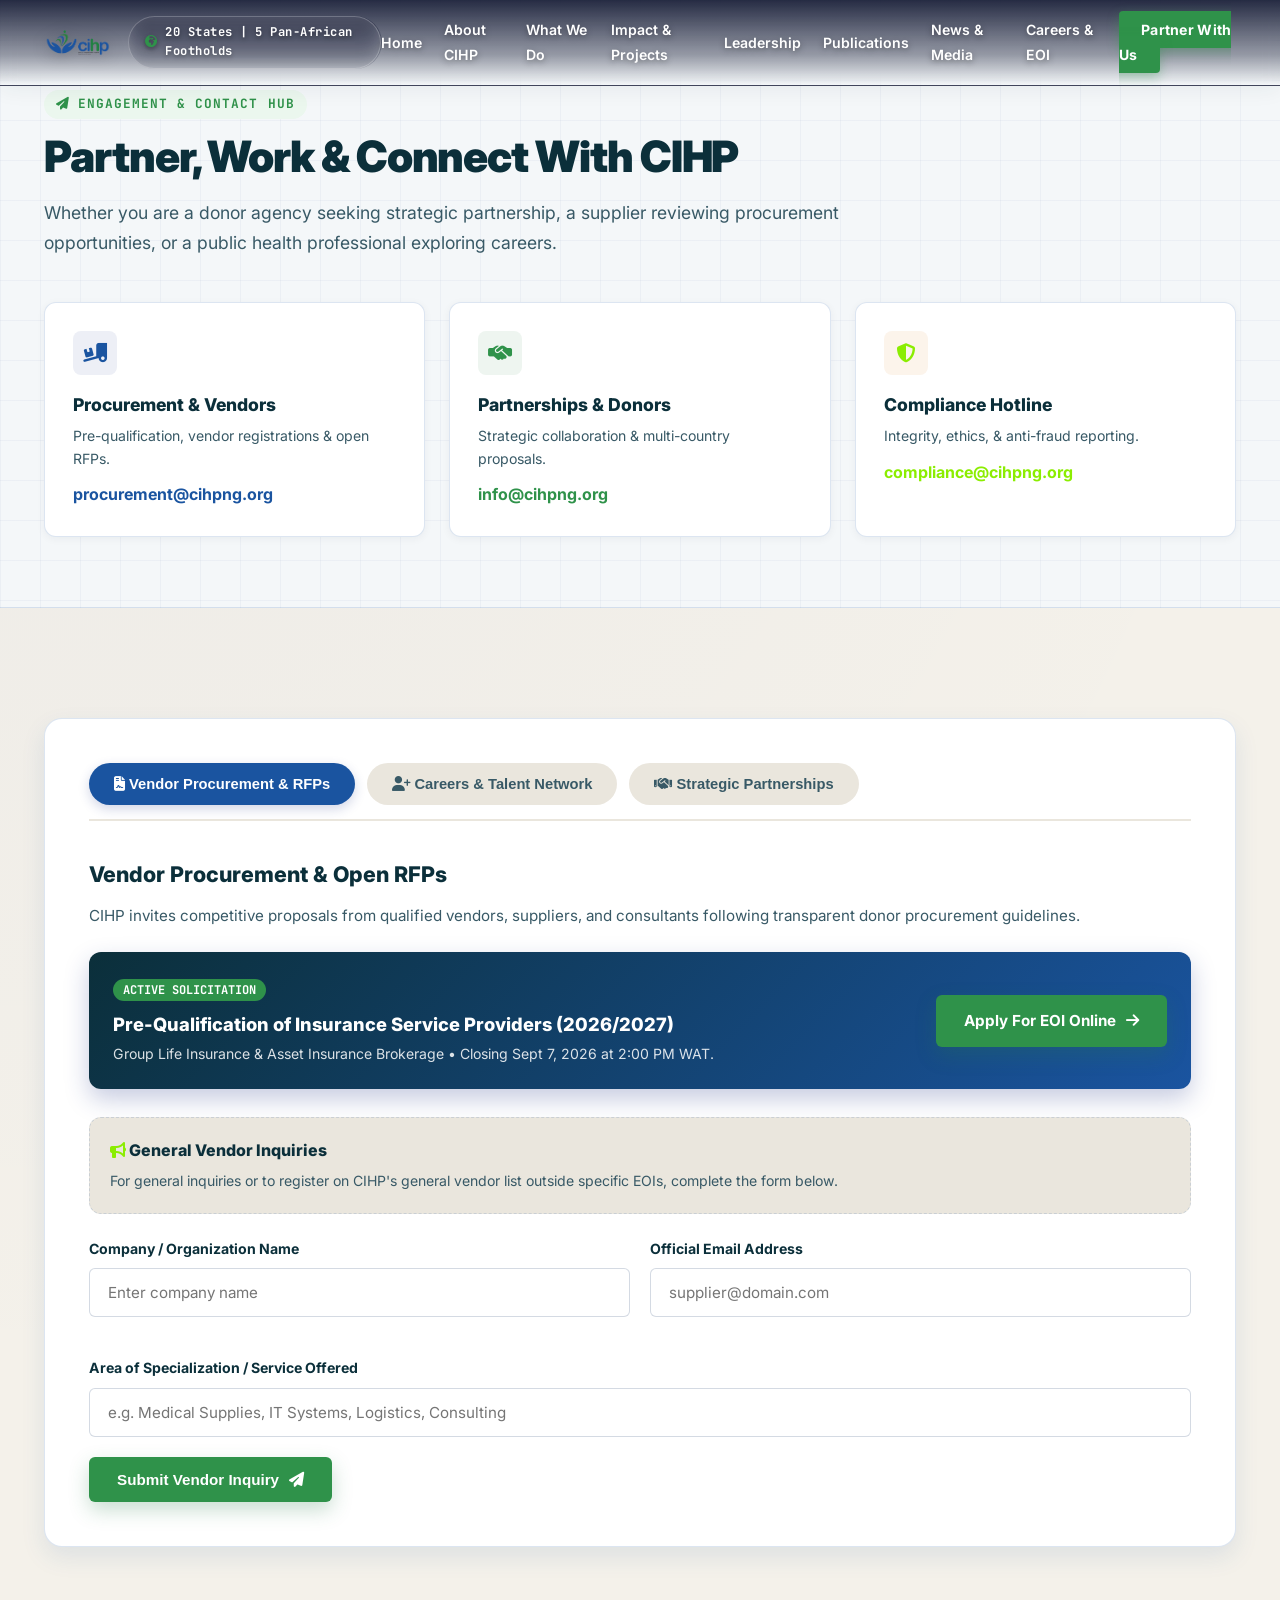
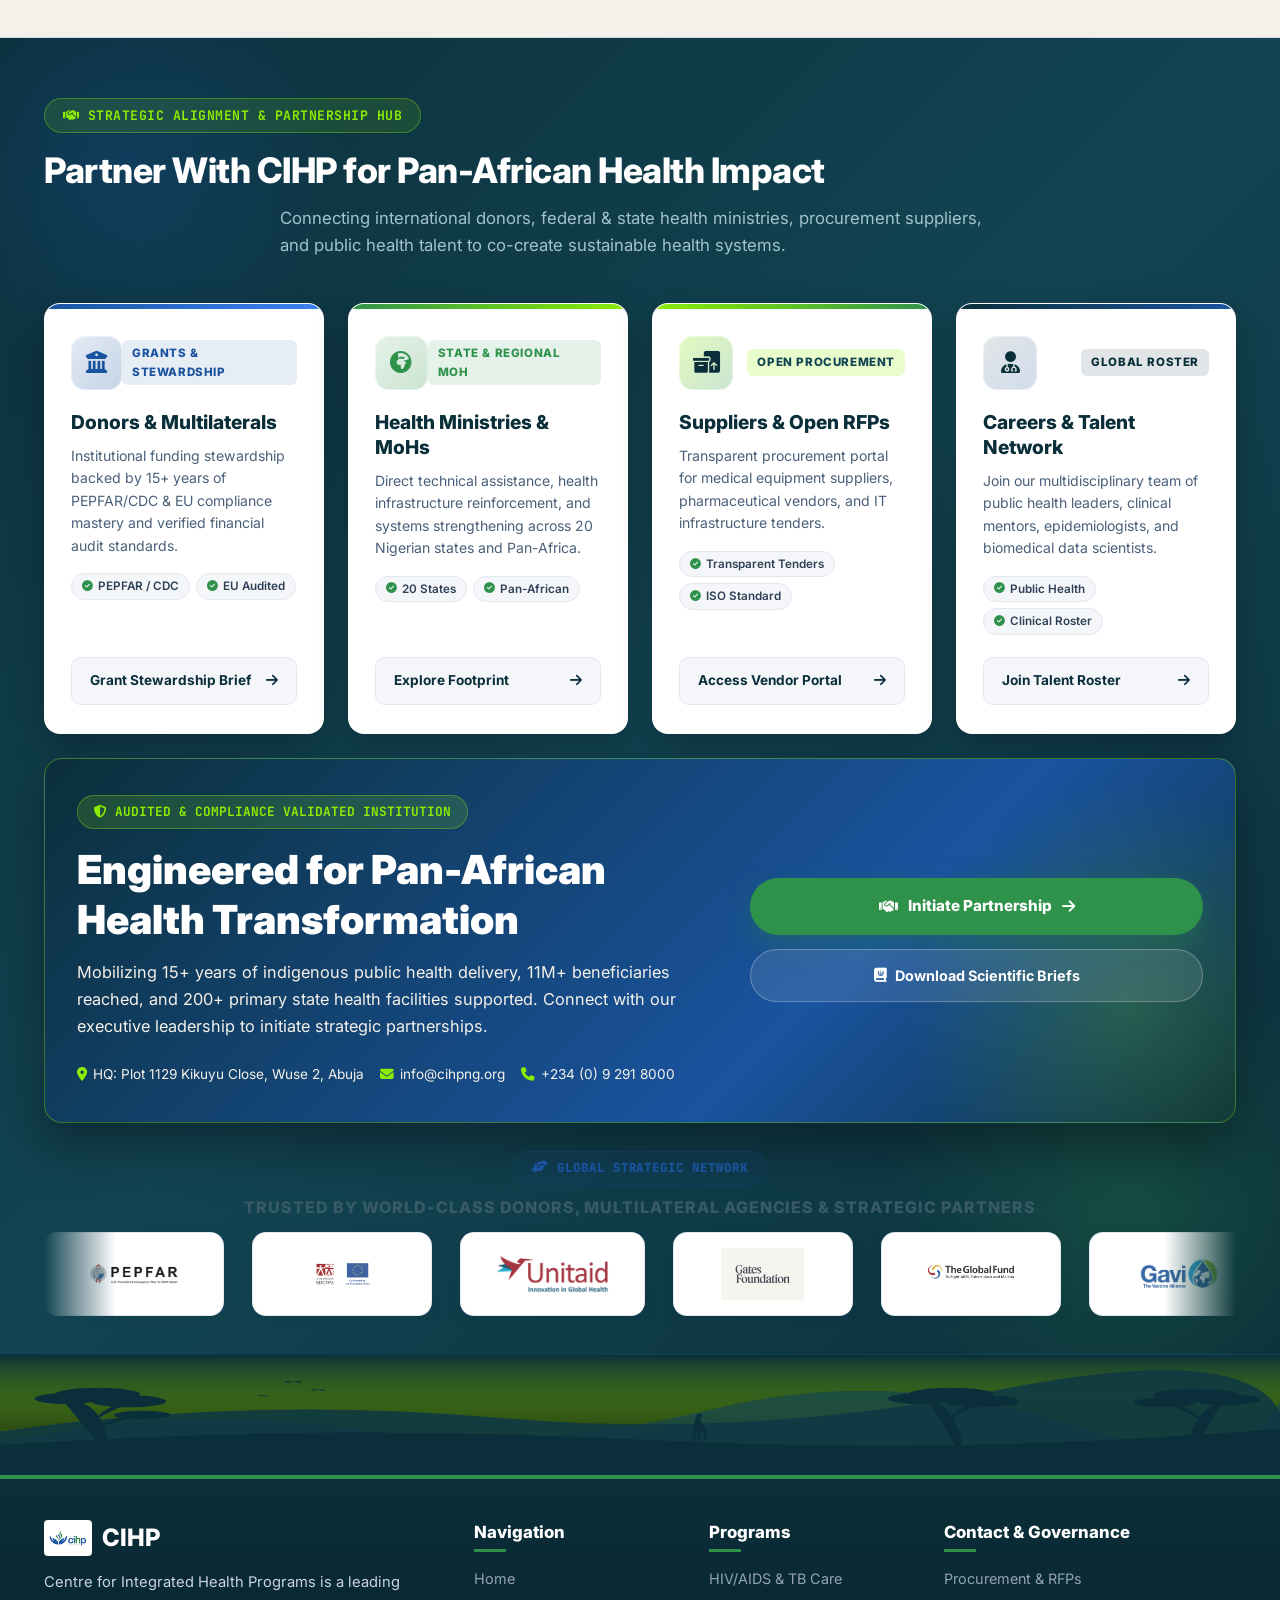
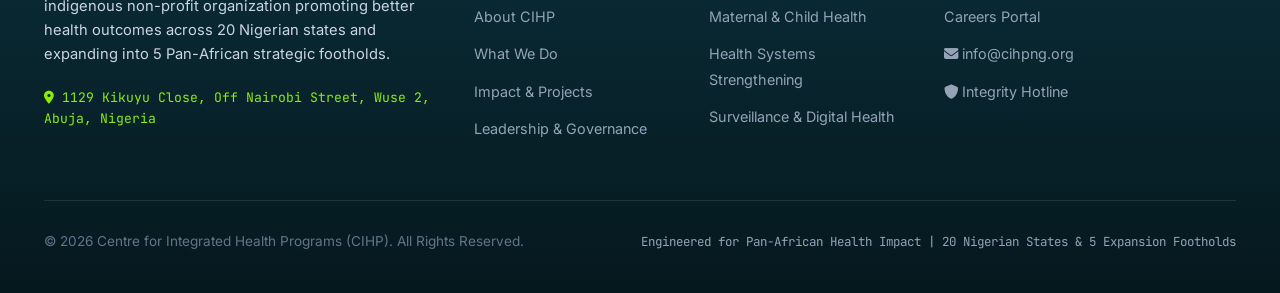
<file: contact.html>
<!DOCTYPE html>
<html lang="en">

<head>
  <meta charset="utf-8" />
  <meta name="viewport" content="width=device-width, initial-scale=1.0" />
  <title>Contact & Partner — Centre for Integrated Health Programs (CIHP)</title>
  <meta name="description" content="Connect with Centre for Integrated Health Programs (CIHP). Submit vendor procurement inquiries, explore public health career opportunities, or initiate strategic partnerships." />

  <!-- AOS Animation Library -->
  <link href="https://unpkg.com/aos@2.3.1/dist/aos.css" rel="stylesheet">
  <!-- Font Awesome Icons -->
  <link rel="stylesheet" href="https://cdnjs.cloudflare.com/ajax/libs/font-awesome/6.4.0/css/all.min.css">
  <!-- Google Fonts -->
  <link rel="preconnect" href="https://fonts.googleapis.com">
  <link rel="preconnect" href="https://fonts.gstatic.com" crossorigin>
  <link href="https://fonts.googleapis.com/css2?family=Inter:wght@300;400;500;600;700;800;900&family=JetBrains+Mono:wght@400;500;600;700&display=swap" rel="stylesheet">

  <style>
    /* ==========================================================================
       CIHP BRAND DESIGN SYSTEM & DESIGN TOKENS
       ========================================================================== */
    :root {
      /* Brand Color Palette - Official CIHP Color Palette */
      --primary-blue: #1A54A0;           /* CIHP Health Blue */
      --primary-blue-dark: #0B2F3A;      /* Dark Teal (Neutral Dark) */
      --primary-blue-light: #2C6EC7;     /* Light CIHP Health Blue */
      --secondary-green: #2F924A;        /* Forest Green */
      --secondary-green-dark: #1E6331;   /* Dark Forest Green */
      --secondary-green-light: #EBF7EE;  /* Light Forest Green Tint */
      --accent-lime: #8BED01;             /* Lime Green Accent */
      --accent-lime-light: #F4FCE6;       /* Light Lime Green Tint */
      --accent-ochre: #8BED01;           /* Legacy accent map to Lime Green */
      --accent-ochre-light: #F4FCE6;

      /* Neutral Color Palette */
      --neutral-dark: #0B2F3A;           /* Dark Teal */
      --neutral-light: #F4F1EA;          /* Bleached Grey */
      --bg-deep: #F4F1EA;                /* Bleached Grey page background */
      --bg-surface: #ffffff;             /* White card surface */
      --bg-muted: #EAE6DD;               /* Subdued Bleached Grey */
      --bg-card: #ffffff;
      --bg-dark: #0B2F3A;                /* Dark Teal for hero/footer/dark sections */

      /* Typography Colors */
      --text-main: #0B2F3A;              /* Dark Teal high-contrast typography */
      --text-muted: #385966;             /* Muted Dark Teal */
      --text-light: #5A7B88;            /* Subdued Dark Teal */

      /* Borders & Shadows */
      --border-color: rgba(30, 51, 136, 0.12);
      --shadow-sm: 0 2px 8px rgba(15, 23, 42, 0.04);
      --shadow-md: 0 10px 25px rgba(30, 51, 136, 0.08);
      --shadow-lg: 0 20px 40px rgba(30, 51, 136, 0.12);
      
      /* Radii */
      --radius-sm: 6px;
      --radius-md: 12px;
      --radius-lg: 18px;
    }

    * {
      box-sizing: border-box;
      margin: 0;
      padding: 0;
    }

    html {
      scroll-behavior: smooth;
    }

    body {
      font-family: 'Inter', -apple-system, BlinkMacSystemFont, "Segoe UI", Roboto, sans-serif;
      background-color: var(--bg-deep);
      color: var(--text-main);
      line-height: 1.6;
      overflow-x: hidden;
      -webkit-font-smoothing: antialiased;
      background-image:
        radial-gradient(circle at 5% 5%, rgba(30, 51, 136, 0.03) 0%, transparent 35%),
        radial-gradient(circle at 95% 95%, rgba(41, 123, 71, 0.03) 0%, transparent 35%);
    }

    .mono {
      font-family: 'JetBrains Mono', monospace;
    }

    /* Container Utility */
    .container {
      max-width: 1240px;
      margin: 0 auto;
      padding: 0 24px;
    }

    /* Buttons */
    .btn-primary {
      background: linear-gradient(135deg, var(--primary-blue), var(--primary-blue-light));
      color: #ffffff;
      padding: 14px 28px;
      border-radius: var(--radius-sm);
      font-size: 0.95rem;
      font-weight: 700;
      text-decoration: none;
      box-shadow: 0 8px 20px rgba(30, 51, 136, 0.22);
      transition: all 0.3s ease;
      display: inline-flex;
      align-items: center;
      gap: 10px;
      border: 1px solid transparent;
      cursor: pointer;
    }

    .btn-primary:hover {
      transform: translateY(-2px);
      box-shadow: 0 12px 28px rgba(30, 51, 136, 0.35);
    }

    .btn-emerald {
      background: var(--secondary-green);
      color: #ffffff;
      padding: 14px 28px;
      border-radius: var(--radius-sm);
      font-size: 0.95rem;
      font-weight: 700;
      text-decoration: none;
      box-shadow: 0 8px 20px rgba(41, 123, 71, 0.25);
      transition: all 0.3s ease;
      display: inline-flex;
      align-items: center;
      gap: 10px;
      border: none;
      cursor: pointer;
    }

    .btn-emerald:hover {
      background: var(--secondary-green-dark);
      transform: translateY(-2px);
    }

    /* Section Typography */
    section {
      padding: 90px 0;
      border-bottom: 1px solid var(--border-color);
      position: relative;
    }

    .section-eyebrow {
      display: inline-flex;
      align-items: center;
      gap: 8px;
      color: var(--secondary-green);
      font-family: 'JetBrains Mono', monospace;
      font-size: 0.8rem;
      font-weight: 700;
      text-transform: uppercase;
      letter-spacing: 0.08em;
      margin-bottom: 12px;
      background: var(--secondary-green-light);
      padding: 4px 12px;
      border-radius: 50px;
    }

    .section-title {
      font-size: clamp(2rem, 3.8vw, 2.7rem);
      font-weight: 900;
      color: var(--primary-blue-dark);
      letter-spacing: -0.025em;
      margin-bottom: 16px;
      line-height: 1.2;
    }

    .section-desc {
      font-size: 1.1rem;
      color: var(--text-muted);
      max-width: 820px;
      margin-bottom: 44px;
      line-height: 1.7;
    }

    /* ==========================================================================
       NAVBAR (FLOATING PILL GLASSMORPHISM)
       ========================================================================== */


    .navbar {
      position: sticky;
      top: 0;
      left: 0;
      width: 100%;
      background: #ffffff;
      backdrop-filter: blur(16px);
      border-bottom: 3px solid var(--primary-blue);
      display: flex;
      justify-content: space-between;
      align-items: center;
      padding: 14px 44px;
      z-index: 10000;
      box-shadow: 0 4px 20px rgba(11, 47, 58, 0.06);
    }

    .brand-logo {
      display: flex;
      align-items: center;
      gap: 16px;
      text-decoration: none;
    }

    .brand-logo img {
      height: 48px;
      display: block;
      filter: drop-shadow(0 2px 4px rgba(26, 84, 160, 0.12));
    }

    .presence-badge {
      display: flex;
      align-items: center;
      gap: 8px;
      background: var(--neutral-light);
      border: 1px solid var(--border-color);
      padding: 5px 14px;
      border-radius: 4px;
      font-size: 0.76rem;
      font-weight: 700;
      color: var(--primary-blue);
      letter-spacing: 0.04em;
    }

    .nav-links {
      display: flex;
      gap: 22px;
      list-style: none;
      align-items: center;
    }

    .nav-links a {
      color: var(--text-main);
      text-decoration: none;
      font-size: 0.88rem;
      font-weight: 600;
      transition: color 0.2s ease;
      padding: 6px 0;
      position: relative;
    }

    .nav-links a:hover,
    .nav-links a.active {
      color: var(--primary-blue);
      font-weight: 700;
    }

    .nav-links a::after {
      content: '';
      position: absolute;
      bottom: -2px;
      left: 0;
      width: 0;
      height: 2px;
      background: var(--primary-blue);
      transition: width 0.25s ease;
    }

    .nav-links a:hover::after,
    .nav-links a.active::after {
      width: 100%;
    }

    .nav-links a.btn-nav {
      background: var(--secondary-green);
      color: #ffffff;
      padding: 10px 22px;
      border-radius: 4px;
      font-weight: 700;
      letter-spacing: 0.02em;
      box-shadow: 0 4px 12px rgba(47, 146, 74, 0.25);
    }

    .nav-links a.btn-nav::after {
      display: none;
    }

    .nav-links a.btn-nav:hover {
      background: var(--secondary-green-dark);
      color: #ffffff;
    }

    .mobile-menu-toggle {
      display: none;
      font-size: 1.4rem;
      color: #0f172a;
      background: none;
      border: none;
      cursor: pointer;
    }

    /* ==========================================================================
       CONTACT HERO & CONTACT CARDS
       ========================================================================== */
    .contact-hero-section {
      padding: 90px 0 70px;
      background-color: #f4f7f9;
      background-image:
        linear-gradient(rgba(30, 51, 136, 0.04) 1px, transparent 1px),
        linear-gradient(90deg, rgba(30, 51, 136, 0.04) 1px, transparent 1px);
      background-size: 40px 40px;
      border-bottom: 1px solid var(--border-color);
    }

    .contact-info-grid {
      display: grid;
      grid-template-columns: repeat(auto-fit, minmax(260px, 1fr));
      gap: 24px;
      margin-top: 40px;
    }

    .info-card {
      background: var(--bg-surface);
      border: 1px solid var(--border-color);
      border-radius: var(--radius-md);
      padding: 32px;
      box-shadow: var(--shadow-sm);
      transition: all 0.3s ease;
    }

    .info-card:hover {
      transform: translateY(-4px);
      box-shadow: var(--shadow-md);
      border-color: var(--secondary-green);
    }

    .info-icon {
      width: 50px;
      height: 50px;
      border-radius: 12px;
      background: rgba(30, 51, 136, 0.08);
      color: var(--primary-blue);
      display: flex;
      align-items: center;
      justify-content: center;
      font-size: 1.3rem;
      margin-bottom: 20px;
    }

    .info-card h4 {
      font-size: 1.15rem;
      color: var(--primary-blue-dark);
      font-weight: 800;
      margin-bottom: 8px;
    }

    .info-card p {
      color: var(--text-muted);
      font-size: 0.92rem;
      line-height: 1.6;
    }

    /* ==========================================================================
       ENGAGEMENT PORTAL (PROCUREMENT, CAREERS, PARTNERSHIPS)
       ========================================================================== */
    .gateway-portal-card {
      background: var(--bg-card);
      border: 1px solid var(--border-color);
      border-radius: var(--radius-lg);
      padding: 44px;
      box-shadow: var(--shadow-md);
      margin-top: 20px;
    }

    .portal-tabs-nav {
      display: flex;
      gap: 12px;
      margin-bottom: 36px;
      border-bottom: 2px solid var(--bg-muted);
      padding-bottom: 14px;
    }

    .portal-tab-btn {
      padding: 12px 24px;
      border-radius: 50px;
      border: 1px solid transparent;
      background: var(--bg-muted);
      color: var(--text-muted);
      font-size: 0.92rem;
      font-weight: 700;
      cursor: pointer;
      transition: all 0.3s ease;
    }

    .portal-tab-btn.active {
      background: var(--primary-blue);
      color: #ffffff;
      box-shadow: 0 4px 12px rgba(30, 51, 136, 0.2);
    }

    .portal-tab-content {
      display: none;
    }

    .portal-tab-content.active {
      display: block;
    }

    .form-grid {
      display: grid;
      grid-template-columns: repeat(auto-fit, minmax(240px, 1fr));
      gap: 20px;
      margin-bottom: 20px;
    }

    .form-group {
      margin-bottom: 20px;
    }

    .form-group label {
      display: block;
      font-size: 0.88rem;
      font-weight: 700;
      color: var(--text-main);
      margin-bottom: 8px;
    }

    .form-control {
      width: 100%;
      padding: 14px 18px;
      border: 1px solid rgba(148, 163, 184, 0.4);
      border-radius: var(--radius-sm);
      font-family: inherit;
      font-size: 0.95rem;
      color: var(--text-main);
      background: var(--bg-surface);
      transition: border-color 0.2s ease;
    }

    .form-control:focus {
      outline: none;
      border-color: var(--primary-blue);
      box-shadow: 0 0 0 3px rgba(30, 51, 136, 0.1);
    }

    textarea.form-control {
      resize: vertical;
      min-height: 130px;
    }



    /* Executive Conversion Card Banner */
    .executive-conversion-card {
      background: linear-gradient(135deg, var(--neutral-dark) 0%, var(--primary-blue) 65%, var(--neutral-dark) 100%);
      border: 1px solid rgba(139, 237, 1, 0.35);
      border-radius: var(--radius-lg);
      padding: 36px 32px;
      color: #ffffff;
      box-shadow: 0 25px 50px rgba(0, 0, 0, 0.35);
      position: relative;
      overflow: hidden;
      margin-bottom: 20px;
    }

    .executive-conversion-card::after {
      content: '';
      position: absolute;
      bottom: -30%;
      right: -10%;
      width: 450px;
      height: 450px;
      background: radial-gradient(circle, rgba(139, 237, 1, 0.18) 0%, transparent 70%);
      pointer-events: none;
    }

    .conversion-card-inner {
      position: relative;
      z-index: 2;
      display: grid;
      grid-template-columns: 1.4fr 1fr;
      gap: 40px;
      align-items: center;
    }

    @media (max-width: 992px) {
      .conversion-card-inner {
        grid-template-columns: 1fr;
        text-align: center;
      }
    }

    .conversion-badge {
      display: inline-flex;
      align-items: center;
      gap: 8px;
      background: rgba(139, 237, 1, 0.15);
      border: 1px solid rgba(139, 237, 1, 0.35);
      color: var(--accent-lime);
      padding: 6px 16px;
      border-radius: 50px;
      font-size: 0.8rem;
      font-weight: 700;
      margin-bottom: 16px;
    }

    .conversion-title {
      font-size: clamp(1.8rem, 3.2vw, 2.5rem);
      font-weight: 900;
      line-height: 1.25;
      margin-bottom: 14px;
      color: #ffffff;
    }

    .conversion-desc {
      color: #cbd5e1;
      font-size: 1.02rem;
      line-height: 1.65;
      margin-bottom: 24px;
    }

    .conversion-contact-chips {
      display: flex;
      flex-wrap: wrap;
      gap: 16px;
      font-size: 0.85rem;
      color: #94a3b8;
    }

    .contact-chip {
      display: inline-flex;
      align-items: center;
      gap: 6px;
    }

    .contact-chip i {
      color: #4ade80;
    }

    .conversion-action-group {
      display: flex;
      flex-direction: column;
      gap: 14px;
      justify-content: center;
    }

    .btn-conversion-emerald {
      background: var(--secondary-green);
      color: #ffffff;
      text-decoration: none;
      padding: 16px 28px;
      border-radius: 50px;
      font-weight: 800;
      font-size: 0.95rem;
      text-align: center;
      box-shadow: 0 10px 25px rgba(41, 123, 71, 0.4);
      transition: all 0.25s ease;
      display: inline-flex;
      align-items: center;
      justify-content: center;
      gap: 10px;
    }

    .btn-conversion-emerald:hover {
      background: var(--secondary-green-dark);
      transform: translateY(-2px);
      box-shadow: 0 14px 30px rgba(41, 123, 71, 0.5);
    }

    .btn-conversion-secondary {
      background: rgba(255, 255, 255, 0.1);
      border: 1px solid rgba(255, 255, 255, 0.25);
      color: #ffffff;
      text-decoration: none;
      padding: 14px 28px;
      border-radius: 50px;
      font-weight: 700;
      font-size: 0.9rem;
      text-align: center;
      transition: all 0.25s ease;
      display: inline-flex;
      align-items: center;
      justify-content: center;
      gap: 8px;
    }

    .btn-conversion-secondary:hover {
      background: rgba(255, 255, 255, 0.2);
      border-color: #ffffff;
    }

    /* Partner Marquee Continuous Slider */
    .partner-marquee-container {
      width: 100%;
      overflow: hidden;
      position: relative;
      padding: 8px 0;
      background: transparent;
      border: none;
    }

    .partner-marquee-header {
      text-align: center;
      margin-bottom: 12px;
    }

    .partner-marquee-track {
      display: flex;
      width: max-content;
      gap: 20px;
      animation: marqueeScroll 35s linear infinite;
    }

    .partner-marquee-track:hover {
      animation-play-state: paused;
    }

    .partner-logo-card {
      display: inline-flex;
      align-items: center;
      justify-content: center;
      background: #ffffff;
      border: 1px solid rgba(255, 255, 255, 0.2);
      border-radius: var(--radius-md);
      padding: 8px 18px;
      box-shadow: 0 4px 20px rgba(0, 0, 0, 0.25);
      transition: all 0.3s ease;
      cursor: pointer;
    }

    .partner-logo-card img {
      height: 42px;
      width: auto;
      display: block;
      object-fit: contain;
      transition: transform 0.3s ease;
    }

    .partner-logo-card:hover {
      transform: translateY(-4px) scale(1.04);
      box-shadow: 0 10px 30px rgba(74, 222, 128, 0.35);
      border-color: rgba(74, 222, 128, 0.6);
    }

    .partner-logo-pill {
      display: inline-flex;
      align-items: center;
      gap: 12px;
      background: rgba(255, 255, 255, 0.07);
      border: 1px solid rgba(255, 255, 255, 0.15);
      backdrop-filter: blur(8px);
      -webkit-backdrop-filter: blur(8px);
      padding: 12px 24px;
      border-radius: 50px;
      color: #ffffff;
      font-weight: 700;
      font-size: 0.9rem;
      white-space: nowrap;
      transition: all 0.25s ease;
      box-shadow: 0 4px 15px rgba(0, 0, 0, 0.2);
    }

    .partner-logo-pill:hover {
      background: rgba(41, 123, 71, 0.3);
      border-color: rgba(74, 222, 128, 0.5);
      transform: translateY(-2px);
      box-shadow: 0 8px 20px rgba(41, 123, 71, 0.3);
    }

    .partner-logo-icon {
      width: 32px;
      height: 32px;
      border-radius: 50%;
      background: rgba(255, 255, 255, 0.15);
      display: flex;
      align-items: center;
      justify-content: center;
      color: #4ade80;
      font-size: 0.95rem;
    }

    @keyframes marqueeScroll {
      0% {
        transform: translateX(0);
      }
      100% {
        transform: translateX(-50%);
      }
    }

    /* ==========================================================================
       AFRICAN SAFARI SILHOUETTE & FOOTER
       ========================================================================== */
    .footer-safari-silhouette {
      width: 100%;
      overflow: hidden;
      line-height: 0;
      background: #060a1c;
    }

    footer {
      background: linear-gradient(180deg, var(--primary-blue-dark) 0%, #060a1c 100%);
      color: #ffffff;
      padding: 40px 0 40px;
      border-top: 5px solid var(--secondary-green);
    }

    .footer-grid {
      display: grid;
      grid-template-columns: 2fr 1fr 1fr 1.5fr;
      gap: 40px;
      margin-bottom: 50px;
    }

    .footer-brand h3 {
      font-size: 1.5rem;
      font-weight: 800;
      color: #ffffff;
      margin-bottom: 12px;
    }

    .footer-brand p {
      color: #cbd5e1;
      font-size: 0.92rem;
      line-height: 1.65;
      margin-bottom: 20px;
    }

    .footer-col h4 {
      font-size: 1.05rem;
      color: #ffffff;
      font-weight: 800;
      margin-bottom: 20px;
      position: relative;
    }

    .footer-col h4::after {
      content: '';
      position: absolute;
      bottom: -6px;
      left: 0;
      width: 32px;
      height: 3px;
      background: var(--secondary-green);
    }

    .footer-links {
      list-style: none;
      display: flex;
      flex-direction: column;
      gap: 12px;
    }

    .footer-links a {
      color: #94a3b8;
      text-decoration: none;
      font-size: 0.9rem;
      transition: color 0.2s ease;
    }

    .footer-links a:hover {
      color: #ffffff;
    }

    .footer-bottom {
      border-top: 1px solid rgba(255, 255, 255, 0.1);
      padding-top: 30px;
      display: flex;
      flex-wrap: wrap;
      justify-content: space-between;
      align-items: center;
      gap: 20px;
      font-size: 0.85rem;
      color: #64748b;
    }

    @media (max-width: 992px) {
      .footer-grid {
        grid-template-columns: 1fr;
      }
      .navbar {
        padding: 14px 24px;
      }
      .nav-links {
        display: none;
      }
      .mobile-menu-toggle {
        display: block;
      }
    }
  </style>
  <link rel="stylesheet" href="css/style.css">
</head>

<body>

  <!-- ==================== STICKY NAVBAR ==================== -->
  <nav class="navbar">
    <a href="index.html" class="brand-logo">
      <img src="img/cihp logo vector transparent coloured (1).png" alt="CIHP Logo" />
      <div class="presence-badge mono">
        <i class="fa-solid fa-earth-africa" style="color: var(--secondary-green);"></i> 20 States | 5 Pan-African Footholds
      </div>
    </a>

    <button class="mobile-menu-toggle" aria-label="Toggle navigation">
      <i class="fa-solid fa-bars"></i>
    </button>

    <ul class="nav-links">
      <li><a href="index.html">Home</a></li>
      <li><a href="about.html">About CIHP</a></li>
      <li><a href="index.html#what-we-do">What We Do</a></li>
      <li><a href="index.html#impact">Impact & Projects</a></li>
      <li><a href="about.html#leadership">Leadership</a></li>
      <li><a href="publications.html">Publications</a></li>
      <li><a href="news.html">News & Media</a></li>
      <li><a href="careers.html">Careers & EOI</a></li>
      <li><a href="contact.html" class="btn-nav active">Partner With Us</a></li>
    </ul>
  </nav>

  <!-- ==================== HERO SECTION ==================== -->
  <header class="contact-hero-section">
    <div class="container">
      <span class="section-eyebrow"><i class="fa-solid fa-paper-plane"></i> Engagement & Contact Hub</span>
      <h1 class="section-title">Partner, Work & Connect With CIHP</h1>
      <p class="section-desc">
        Whether you are a donor agency seeking strategic partnership, a supplier reviewing procurement opportunities, or a public health professional exploring careers.
      </p>

      <!-- CONTACT QUICK CARDS GRID -->
      <div style="display: grid; grid-template-columns: repeat(auto-fit, minmax(280px, 1fr)); gap: 24px; margin-top: 40px;">
        
        <div style="background: #ffffff; padding: 28px; border-radius: var(--radius-md); border: 1px solid var(--border-color); box-shadow: var(--shadow-sm);">
          <div style="width: 44px; height: 44px; background: rgba(30, 51, 136, 0.08); border-radius: 8px; display: flex; align-items: center; justify-content: center; color: var(--primary-blue); font-size: 1.2rem; margin-bottom: 16px;">
            <i class="fa-solid fa-truck-ramp-box"></i>
          </div>
          <h3 style="font-size: 1.1rem; font-weight: 800; color: var(--primary-blue-dark); margin-bottom: 6px;">Procurement & Vendors</h3>
          <p style="font-size: 0.88rem; color: var(--text-muted); margin-bottom: 12px;">Pre-qualification, vendor registrations & open RFPs.</p>
          <p><a href="mailto:procurement@cihpng.org" style="color: var(--primary-blue); font-weight: 700; text-decoration: none;">procurement@cihpng.org</a></p>
        </div>

        <div style="background: #ffffff; padding: 28px; border-radius: var(--radius-md); border: 1px solid var(--border-color); box-shadow: var(--shadow-sm);">
          <div style="width: 44px; height: 44px; background: rgba(41, 123, 71, 0.08); border-radius: 8px; display: flex; align-items: center; justify-content: center; color: var(--secondary-green); font-size: 1.2rem; margin-bottom: 16px;">
            <i class="fa-solid fa-handshake-simple"></i>
          </div>
          <h3 style="font-size: 1.1rem; font-weight: 800; color: var(--primary-blue-dark); margin-bottom: 6px;">Partnerships & Donors</h3>
          <p style="font-size: 0.88rem; color: var(--text-muted); margin-bottom: 12px;">Strategic collaboration & multi-country proposals.</p>
          <p><a href="mailto:info@cihpng.org" style="color: var(--secondary-green); font-weight: 700; text-decoration: none;">info@cihpng.org</a></p>
        </div>

        <div style="background: #ffffff; padding: 28px; border-radius: var(--radius-md); border: 1px solid var(--border-color); box-shadow: var(--shadow-sm);">
          <div style="width: 44px; height: 44px; background: rgba(217, 119, 6, 0.08); border-radius: 8px; display: flex; align-items: center; justify-content: center; color: var(--accent-ochre); font-size: 1.2rem; margin-bottom: 16px;">
            <i class="fa-solid fa-shield-halved"></i>
          </div>
          <h3 style="font-size: 1.1rem; font-weight: 800; color: var(--primary-blue-dark); margin-bottom: 6px;">Compliance Hotline</h3>
          <p style="font-size: 0.88rem; color: var(--text-muted); margin-bottom: 12px;">Integrity, ethics, & anti-fraud reporting.</p>
          <p><a href="mailto:compliance@cihpng.org" style="color: var(--accent-ochre); font-weight: 700; text-decoration: none;">compliance@cihpng.org</a></p>
        </div>

      </div>

    </div>
  </header>

  <main>

    <!-- ==================== DUAL-HUB ENGAGEMENT PORTAL ==================== -->
    <section>
      <div class="container">
        <div class="gateway-portal-card">
          <div class="portal-tabs-nav">
            <button class="portal-tab-btn active" onclick="switchPortalTab('procurement')"><i class="fa-solid fa-file-contract"></i> Vendor Procurement & RFPs</button>
            <button class="portal-tab-btn" onclick="switchPortalTab('careers')"><i class="fa-solid fa-user-plus"></i> Careers & Talent Network</button>
            <button class="portal-tab-btn" onclick="switchPortalTab('partnership')"><i class="fa-solid fa-handshake"></i> Strategic Partnerships</button>
          </div>

          <!-- Tab 1: Procurement -->
          <div class="portal-tab-content active" id="tabProcurement">
            <h3 style="font-size: 1.35rem; color: var(--primary-blue-dark); font-weight: 800; margin-bottom: 12px;">Vendor Procurement & Open RFPs</h3>
            <p style="color: var(--text-muted); font-size: 0.95rem; margin-bottom: 24px;">CIHP invites competitive proposals from qualified vendors, suppliers, and consultants following transparent donor procurement guidelines.</p>
            
            <!-- FEATURED EOI CALLOUT BOX -->
            <div style="background: linear-gradient(135deg, var(--primary-blue-dark), var(--primary-blue)); color: #ffffff; padding: 24px; border-radius: var(--radius-md); margin-bottom: 28px; display: flex; align-items: center; justify-content: space-between; gap: 20px; flex-wrap: wrap; box-shadow: 0 10px 25px rgba(30, 51, 136, 0.25);">
              <div>
                <span class="mono" style="background: var(--secondary-green); color: #ffffff; font-size: 0.75rem; font-weight: 700; padding: 3px 10px; border-radius: 50px; text-transform: uppercase;">Active Solicitation</span>
                <h4 style="font-size: 1.15rem; font-weight: 800; margin: 8px 0 4px; color: #ffffff;">Pre-Qualification of Insurance Service Providers (2026/2027)</h4>
                <p style="font-size: 0.88rem; color: rgba(255, 255, 255, 0.85);">Group Life Insurance & Asset Insurance Brokerage • Closing Sept 7, 2026 at 2:00 PM WAT.</p>
              </div>
              <a href="eoi.html" class="btn-emerald" style="white-space: nowrap;">Apply For EOI Online <i class="fa-solid fa-arrow-right"></i></a>
            </div>

            <div style="background: var(--bg-muted); border: 1px dashed var(--border-color); padding: 20px; border-radius: var(--radius-md); margin-bottom: 24px;">
              <h4 style="font-weight: 800; color: var(--primary-blue-dark); font-size: 1rem; margin-bottom: 6px;"><i class="fa-solid fa-bullhorn" style="color: var(--accent-ochre);"></i> General Vendor Inquiries</h4>
              <p style="font-size: 0.88rem; color: var(--text-muted);">For general inquiries or to register on CIHP's general vendor list outside specific EOIs, complete the form below.</p>
            </div>

            <form onsubmit="event.preventDefault(); alert('Thank you. Your Procurement Inquiry has been received.');">
              <div class="form-grid">
                <div class="form-group">
                  <label>Company / Organization Name</label>
                  <input type="text" class="form-control" placeholder="Enter company name" required />
                </div>
                <div class="form-group">
                  <label>Official Email Address</label>
                  <input type="email" class="form-control" placeholder="supplier@domain.com" required />
                </div>
              </div>
              <div class="form-group">
                <label>Area of Specialization / Service Offered</label>
                <input type="text" class="form-control" placeholder="e.g. Medical Supplies, IT Systems, Logistics, Consulting" required />
              </div>
              <button type="submit" class="btn-emerald">Submit Vendor Inquiry <i class="fa-solid fa-paper-plane"></i></button>
            </form>
          </div>

          <!-- Tab 2: Careers -->
          <div class="portal-tab-content" id="tabCareers">
            <h3 style="font-size: 1.35rem; color: var(--primary-blue-dark); font-weight: 800; margin-bottom: 12px;">Bring Your Craft to Sustainable Health Systems</h3>
            <p style="color: var(--text-muted); font-size: 0.95rem; margin-bottom: 24px;">Join a passionate team of public health specialists, epidemiologists, data scientists, and program managers working across Africa.</p>

            <form onsubmit="event.preventDefault(); alert('Thank you. Your Talent Inquiry has been submitted.');">
              <div class="form-grid">
                <div class="form-group">
                  <label>Full Name</label>
                  <input type="text" class="form-control" placeholder="Dr. / Mr. / Ms. Full Name" required />
                </div>
                <div class="form-group">
                  <label>Email Address</label>
                  <input type="email" class="form-control" placeholder="name@domain.com" required />
                </div>
              </div>
              <div class="form-group">
                <label>Area of Expertise</label>
                <input type="text" class="form-control" placeholder="e.g. Public Health, Strategic Information, Clinical Care, Finance" required />
              </div>
              <button type="submit" class="btn-primary">Join Talent Network <i class="fa-solid fa-user-check"></i></button>
            </form>
          </div>

          <!-- Tab 3: Strategic Partnership -->
          <div class="portal-tab-content" id="tabPartnership">
            <h3 style="font-size: 1.35rem; color: var(--primary-blue-dark); font-weight: 800; margin-bottom: 12px;">Partner With CIHP</h3>
            <p style="color: var(--text-muted); font-size: 0.95rem; margin-bottom: 24px;">Explore strategic collaboration, co-funding opportunities, or technical assistance partnerships.</p>

            <form onsubmit="event.preventDefault(); alert('Thank you. Your Partnership Inquiry has been received.');">
              <div class="form-grid">
                <div class="form-group">
                  <label>Full Name</label>
                  <input type="text" class="form-control" placeholder="Full Name" required />
                </div>
                <div class="form-group">
                  <label>Organization / Agency</label>
                  <input type="text" class="form-control" placeholder="Agency or Institution Name" required />
                </div>
              </div>
              <div class="form-group">
                <label>Message / Proposal Details</label>
                <textarea class="form-control" placeholder="Describe your partnership request or technical inquiry..." required></textarea>
              </div>
              <button type="submit" class="btn-primary">Submit Partnership Request <i class="fa-solid fa-handshake"></i></button>
            </form>
          </div>

        </div>
      </div>
    </section>

      <!-- ==================== PRE-FOOTER EXECUTIVE PARTNERSHIP & TRUST GATEWAY ==================== -->
      <section id="gateway" class="prefooter-gateway-section">
        <div class="container">
          
          <div class="text-center" data-aos="fade-down">
            <span class="section-eyebrow"><i class="fa-solid fa-handshake"></i> Strategic Alignment & Partnership Hub</span>
            <h2 class="section-title">Partner With CIHP for Pan-African Health Impact</h2>
            <p class="section-desc" style="margin-left: auto; margin-right: auto;">
              Connecting international donors, federal & state health ministries, procurement suppliers, and public health talent to co-create sustainable health systems.
            </p>
          </div>

          <!-- 4 Persona Pathway Cards -->
          <div class="partner-pillars-grid">

            <!-- Pillar 1: Donors -->
            <div class="partner-pillar-card pillar-donor" data-aos="fade-up" data-aos-delay="100">
              <div>
                <div class="pillar-card-header">
                  <div class="pillar-icon-box"><i class="fa-solid fa-building-columns"></i></div>
                  <span class="pillar-badge">Grants & Stewardship</span>
                </div>
                <h3 class="pillar-title">Donors & Multilaterals</h3>
                <p class="pillar-desc">Institutional funding stewardship backed by 15+ years of PEPFAR/CDC & EU compliance mastery and verified financial audit standards.</p>
                <div class="pillar-chips">
                  <span class="pillar-chip"><i class="fa-solid fa-check-circle"></i> PEPFAR / CDC</span>
                  <span class="pillar-chip"><i class="fa-solid fa-check-circle"></i> EU Audited</span>
                </div>
              </div>
              <a href="contact.html" class="pillar-action-btn">
                <span>Grant Stewardship Brief</span> <i class="fa-solid fa-arrow-right"></i>
              </a>
            </div>

            <!-- Pillar 2: Health Ministries -->
            <div class="partner-pillar-card pillar-gov" data-aos="fade-up" data-aos-delay="200">
              <div>
                <div class="pillar-card-header">
                  <div class="pillar-icon-box"><i class="fa-solid fa-earth-africa"></i></div>
                  <span class="pillar-badge">State & Regional MoH</span>
                </div>
                <h3 class="pillar-title">Health Ministries & MoHs</h3>
                <p class="pillar-desc">Direct technical assistance, health infrastructure reinforcement, and systems strengthening across 20 Nigerian states and Pan-Africa.</p>
                <div class="pillar-chips">
                  <span class="pillar-chip"><i class="fa-solid fa-check-circle"></i> 20 States</span>
                  <span class="pillar-chip"><i class="fa-solid fa-check-circle"></i> Pan-African</span>
                </div>
              </div>
              <a href="about.html#footprint" class="pillar-action-btn">
                <span>Explore Footprint</span> <i class="fa-solid fa-arrow-right"></i>
              </a>
            </div>

            <!-- Pillar 3: Procurement & Vendors -->
            <div class="partner-pillar-card pillar-vendor" data-aos="fade-up" data-aos-delay="300">
              <div>
                <div class="pillar-card-header">
                  <div class="pillar-icon-box"><i class="fa-solid fa-boxes-packing"></i></div>
                  <span class="pillar-badge">Open Procurement</span>
                </div>
                <h3 class="pillar-title">Suppliers & Open RFPs</h3>
                <p class="pillar-desc">Transparent procurement portal for medical equipment suppliers, pharmaceutical vendors, and IT infrastructure tenders.</p>
                <div class="pillar-chips">
                  <span class="pillar-chip"><i class="fa-solid fa-check-circle"></i> Transparent Tenders</span>
                  <span class="pillar-chip"><i class="fa-solid fa-check-circle"></i> ISO Standard</span>
                </div>
              </div>
              <a href="contact.html" class="pillar-action-btn">
                <span>Access Vendor Portal</span> <i class="fa-solid fa-arrow-right"></i>
              </a>
            </div>

            <!-- Pillar 4: Talent Network -->
            <div class="partner-pillar-card pillar-talent" data-aos="fade-up" data-aos-delay="400">
              <div>
                <div class="pillar-card-header">
                  <div class="pillar-icon-box"><i class="fa-solid fa-user-doctor"></i></div>
                  <span class="pillar-badge">Global Roster</span>
                </div>
                <h3 class="pillar-title">Careers & Talent Network</h3>
                <p class="pillar-desc">Join our multidisciplinary team of public health leaders, clinical mentors, epidemiologists, and biomedical data scientists.</p>
                <div class="pillar-chips">
                  <span class="pillar-chip"><i class="fa-solid fa-check-circle"></i> Public Health</span>
                  <span class="pillar-chip"><i class="fa-solid fa-check-circle"></i> Clinical Roster</span>
                </div>
              </div>
              <a href="careers.html" class="pillar-action-btn">
                <span>Join Talent Roster</span> <i class="fa-solid fa-arrow-right"></i>
              </a>
            </div>

          </div>

          <!-- Executive Conversion Card Banner -->
          <div class="executive-conversion-card" data-aos="zoom-in">
            <div class="conversion-card-inner">
              
              <div>
                <div class="conversion-badge mono">
                  <i class="fa-solid fa-shield-halved"></i> AUDITED & COMPLIANCE VALIDATED INSTITUTION
                </div>
                <h3 class="conversion-title">Engineered for Pan-African Health Transformation</h3>
                <p class="conversion-desc">
                  Mobilizing 15+ years of indigenous public health delivery, 11M+ beneficiaries reached, and 200+ primary state health facilities supported. Connect with our executive leadership to initiate strategic partnerships.
                </p>
                <div class="conversion-contact-chips">
                  <span class="contact-chip"><i class="fa-solid fa-location-dot"></i> HQ: Plot 1129 Kikuyu Close, Wuse 2, Abuja</span>
                  <span class="contact-chip"><i class="fa-solid fa-envelope"></i> info@cihpng.org</span>
                  <span class="contact-chip"><i class="fa-solid fa-phone"></i> +234 (0) 9 291 8000</span>
                </div>
              </div>

              <div class="conversion-action-group">
                <a href="contact.html" class="btn-conversion-emerald">
                  <i class="fa-solid fa-handshake"></i> Initiate Partnership <i class="fa-solid fa-arrow-right"></i>
                </a>
                <a href="publications.html" class="btn-conversion-secondary">
                  <i class="fa-solid fa-book-journal-whills"></i> Download Scientific Briefs
                </a>
              </div>

            </div>
          </div>

          <!-- Donor & Partner Moving Marquee Carousel -->
          <div class="partner-marquee-container">
            <div class="partner-marquee-header">
              <div class="partner-marquee-badge">
                <i class="fa-solid fa-handshake-angle"></i> Global Strategic Network
              </div>
              <p class="partner-marquee-title">
                Trusted by World-Class Donors, Multilateral Agencies & Strategic Partners
              </p>
            </div>

            <div class="partner-marquee-track">
              <!-- Set 1 -->
              <div class="partner-logo-card" title="PEPFAR">
                <img src="img/partners/pepfar.jfif" alt="PEPFAR Logo" />
              </div>
              <div class="partner-logo-card" title="European Union">
                <img src="img/partners/European Union.png" alt="European Union Logo" />
              </div>
              <div class="partner-logo-card" title="Unitaid">
                <img src="img/partners/unitaid.png" alt="Unitaid Logo" />
              </div>
              <div class="partner-logo-card" title="Bill & Melinda Gates Foundation">
                <img src="img/partners/gate foundation.png" alt="Bill & Melinda Gates Foundation Logo" />
              </div>
              <div class="partner-logo-card" title="The Global Fund">
                <img src="img/partners/The-Global-Fund-Fighting-against-AIDS-tuberculosis-and-malaria.png"
                  alt="The Global Fund Logo" />
              </div>
              <div class="partner-logo-card" title="GAVI Vaccine Alliance">
                <img src="img/partners/gavi.png" alt="GAVI Vaccine Alliance Logo" />
              </div>
              <div class="partner-logo-card" title="World Health Organization">
                <img src="img/partners/who.png" alt="World Health Organization Logo" />
              </div>
              <div class="partner-logo-card" title="Federal Ministry of Health Nigeria">
                <img src="img/partners/federal ministry of health.png"
                  alt="Federal Ministry of Health Nigeria Logo" />
              </div>
              <div class="partner-logo-card" title="NACA Nigeria">
                <img src="img/partners/NACA.jpg" alt="NACA Logo" />
              </div>

              <!-- Set 2 (Duplicate for Seamless Loop) -->
              <div class="partner-logo-card" title="PEPFAR">
                <img src="img/partners/pepfar.jfif" alt="PEPFAR Logo" />
              </div>
              <div class="partner-logo-card" title="European Union">
                <img src="img/partners/European Union.png" alt="European Union Logo" />
              </div>
              <div class="partner-logo-card" title="Unitaid">
                <img src="img/partners/unitaid.png" alt="Unitaid Logo" />
              </div>
              <div class="partner-logo-card" title="Bill & Melinda Gates Foundation">
                <img src="img/partners/gate foundation.png" alt="Bill & Melinda Gates Foundation Logo" />
              </div>
              <div class="partner-logo-card" title="The Global Fund">
                <img src="img/partners/The-Global-Fund-Fighting-against-AIDS-tuberculosis-and-malaria.png"
                  alt="The Global Fund Logo" />
              </div>
              <div class="partner-logo-card" title="GAVI Vaccine Alliance">
                <img src="img/partners/gavi.png" alt="GAVI Vaccine Alliance Logo" />
              </div>
              <div class="partner-logo-card" title="World Health Organization">
                <img src="img/partners/who.png" alt="World Health Organization Logo" />
              </div>
              <div class="partner-logo-card" title="Federal Ministry of Health Nigeria">
                <img src="img/partners/federal ministry of health.png"
                  alt="Federal Ministry of Health Nigeria Logo" />
              </div>
              <div class="partner-logo-card" title="NACA Nigeria">
                <img src="img/partners/NACA.jpg" alt="NACA Logo" />
              </div>
            </div>
          </div>

        </div>
      </section>

  </main>

  <!-- ==================== FOOTER WITH AFRICAN SAFARI SILHOUETTE ==================== -->
  <div class="footer-safari-silhouette">
    <svg class="footer-landscape-svg" viewBox="0 0 1440 220" fill="none" xmlns="http://www.w3.org/2000/svg"
      preserveAspectRatio="none" style="display: block; width: 100%; height: 120px;">
      <defs>
        <linearGradient id="savannahSky" x1="0%" y1="0%" x2="0%" y2="100%">
          <stop offset="0%" stop-color="#0B2F3A" />
          <stop offset="60%" stop-color="#8BED01" stop-opacity="0.3" />
          <stop offset="100%" stop-color="#0B2F3A" />
        </linearGradient>
      </defs>
      <rect width="1440" height="220" fill="url(#savannahSky)" />

      <!-- Distant Mountain Ranges (Kilimanjaro/Savannah Ridges) -->
      <path d="M0 160 Q 200 90 400 135 T 800 100 T 1200 125 T 1440 85 L 1440 220 L 0 220 Z" fill="#134453"
        fill-opacity="0.65" />
      <path d="M0 140 Q 280 75 560 115 T 1120 65 T 1440 105 L 1440 220 L 0 220 Z" fill="#0e3845" fill-opacity="0.85" />

      <!-- Midground Hills, Acacia Trees & Birds -->
      <g fill="#0B2F3A">
        <!-- Birds taking flight -->
        <path d="M 320 50 Q 325 45 330 50 Q 335 45 340 50 Q 335 52 330 48 Q 325 52 320 50 Z" opacity="0.9" />
        <path d="M 350 65 Q 354 61 358 65 Q 362 61 366 65 Q 362 67 358 63 Q 354 67 350 65 Z" opacity="0.9" />
        <path d="M 290 75 Q 293 72 296 75 Q 299 72 302 75 Q 299 77 296 73 Q 293 77 290 75 Z" opacity="0.8" />

        <!-- Acacia Tree 1 (Left Side) -->
        <path
          d="M 120 180 C 122 150 115 130 110 115 C 105 100 95 90 85 85 C 80 82 75 80 70 82 M 110 115 C 118 102 130 92 145 88 M 115 130 C 125 120 138 115 155 112"
          stroke="#0B2F3A" stroke-width="4" />
        <ellipse cx="75" cy="80" rx="36" ry="10" />
        <ellipse cx="145" cy="85" rx="42" ry="11" />
        <ellipse cx="160" cy="110" rx="32" ry="8" />
        <ellipse cx="110" cy="72" rx="48" ry="12" />

        <!-- Acacia Tree 2 (Center-Right Side) -->
        <path
          d="M 1080 180 C 1082 150 1075 130 1070 115 C 1065 100 1055 90 1045 85 M 1070 115 C 1078 102 1090 92 1105 88"
          stroke="#0B2F3A" stroke-width="4" />
        <ellipse cx="1035" cy="80" rx="36" ry="10" />
        <ellipse cx="1105" cy="85" rx="42" ry="11" />
        <ellipse cx="1070" cy="72" rx="48" ry="12" />

        <!-- Acacia Tree 3 (Far Right Side) -->
        <path
          d="M 1340 180 C 1338 152 1345 132 1350 118 C 1355 102 1365 92 1375 87 M 1350 118 C 1342 105 1330 95 1315 90"
          stroke="#0B2F3A" stroke-width="4" />
        <ellipse cx="1380" cy="82" rx="38" ry="10" />
        <ellipse cx="1310" cy="87" rx="35" ry="9" />
        <ellipse cx="1345" cy="74" rx="48" ry="12" />

        <!-- Giraffe Silhouette Walking Across Savannah -->
        <path
          d="M 780 148 L 782 118 L 784 110 Q 787 105 790 110 L 788 120 L 795 138 L 795 158 L 793 158 L 792 142 L 788 142 L 787 158 L 785 158 L 786 142 L 783 142 L 781 158 L 779 158 Z" />

        <!-- Foreground Terrain Base -->
        <path d="M 0 165 Q 360 125 720 155 T 1440 135 L 1440 220 L 0 220 Z" />
      </g>
    </svg>
  </div>
  <footer>
    <div class="container">
      <div class="footer-grid">
        
        <div class="footer-brand">
          <h3 style="display: flex; align-items: center; gap: 10px;">
            <img src="img/cihp logo vector transparent coloured (1).png" alt="CIHP Logo" style="height: 36px; background: #fff; padding: 4px; border-radius: 4px;" />
            CIHP
          </h3>
          <p>Centre for Integrated Health Programs is a leading indigenous non-profit organization promoting better health outcomes across 20 Nigerian states and expanding into 5 Pan-African strategic footholds.</p>
          <p style="font-family: 'JetBrains Mono', monospace; font-size: 0.82rem; color: var(--accent-ochre);">
            <i class="fa-solid fa-location-dot"></i> 1129 Kikuyu Close, Off Nairobi Street, Wuse 2, Abuja, Nigeria
          </p>
        </div>

        <div class="footer-col">
          <h4>Navigation</h4>
          <ul class="footer-links">
            <li><a href="index.html">Home</a></li>
            <li><a href="about.html">About CIHP</a></li>
            <li><a href="index.html#what-we-do">What We Do</a></li>
            <li><a href="index.html#impact">Impact & Projects</a></li>
            <li><a href="about.html#leadership">Leadership & Governance</a></li>
          </ul>
        </div>

        <div class="footer-col">
          <h4>Programs</h4>
          <ul class="footer-links">
            <li><a href="index.html#what-we-do">HIV/AIDS & TB Care</a></li>
            <li><a href="index.html#what-we-do">Maternal & Child Health</a></li>
            <li><a href="index.html#what-we-do">Health Systems Strengthening</a></li>
            <li><a href="index.html#what-we-do">Surveillance & Digital Health</a></li>
          </ul>
        </div>

        <div class="footer-col">
          <h4>Contact & Governance</h4>
          <ul class="footer-links">
            <li><a href="contact.html">Procurement & RFPs</a></li>
            <li><a href="contact.html">Careers Portal</a></li>
            <li><a href="mailto:info@cihpng.org"><i class="fa-solid fa-envelope"></i> info@cihpng.org</a></li>
            <li><a href="mailto:compliance@cihpng.org"><i class="fa-solid fa-shield"></i> Integrity Hotline</a></li>
          </ul>
        </div>

      </div>

      <div class="footer-bottom">
        <div>
          &copy; 2026 Centre for Integrated Health Programs (CIHP). All Rights Reserved.
        </div>
        <div class="mono" style="font-size: 0.78rem; color: #94a3b8;">
          Engineered for Pan-African Health Impact | 20 Nigerian States & 5 Expansion Footholds
        </div>
      </div>
    </div>
  </footer>

  <!-- AOS Animation Script -->
  <script src="https://unpkg.com/aos@2.3.1/dist/aos.js"></script>
  <script>
    AOS.init({
      duration: 800,
      once: true
    });

    function switchPortalTab(tabKey) {
      const btns = document.querySelectorAll('.portal-tab-btn');
      const tabs = document.querySelectorAll('.portal-tab-content');

      btns.forEach(b => b.classList.remove('active'));
      tabs.forEach(t => t.classList.remove('active'));

      if (tabKey === 'procurement') {
        btns[0].classList.add('active');
        document.getElementById('tabProcurement').classList.add('active');
      } else if (tabKey === 'careers') {
        btns[1].classList.add('active');
        document.getElementById('tabCareers').classList.add('active');
      } else if (tabKey === 'partnership') {
        btns[2].classList.add('active');
        document.getElementById('tabPartnership').classList.add('active');
      }
    }

    // Back to Top button functionality
    document.addEventListener('DOMContentLoaded', () => {
      const backToTopBtn = document.getElementById('backToTop');
      if (backToTopBtn) {
        const toggleBackToTop = () => {
          if (window.scrollY > 300) {
            backToTopBtn.classList.add('active');
          } else {
            backToTopBtn.classList.remove('active');
          }
        };

        window.addEventListener('scroll', toggleBackToTop, { passive: true });
        toggleBackToTop();

        backToTopBtn.addEventListener('click', () => {
          window.scrollTo({
            top: 0,
            behavior: 'smooth'
          });
        });
      }
    });
  </script>

<!-- Back to Top Button -->
<button class="back-to-top" id="backToTop" aria-label="Back to Top" title="Back to Top">
  <i class="fa-solid fa-arrow-up"></i>
</button>
</body>

</html>
</file>
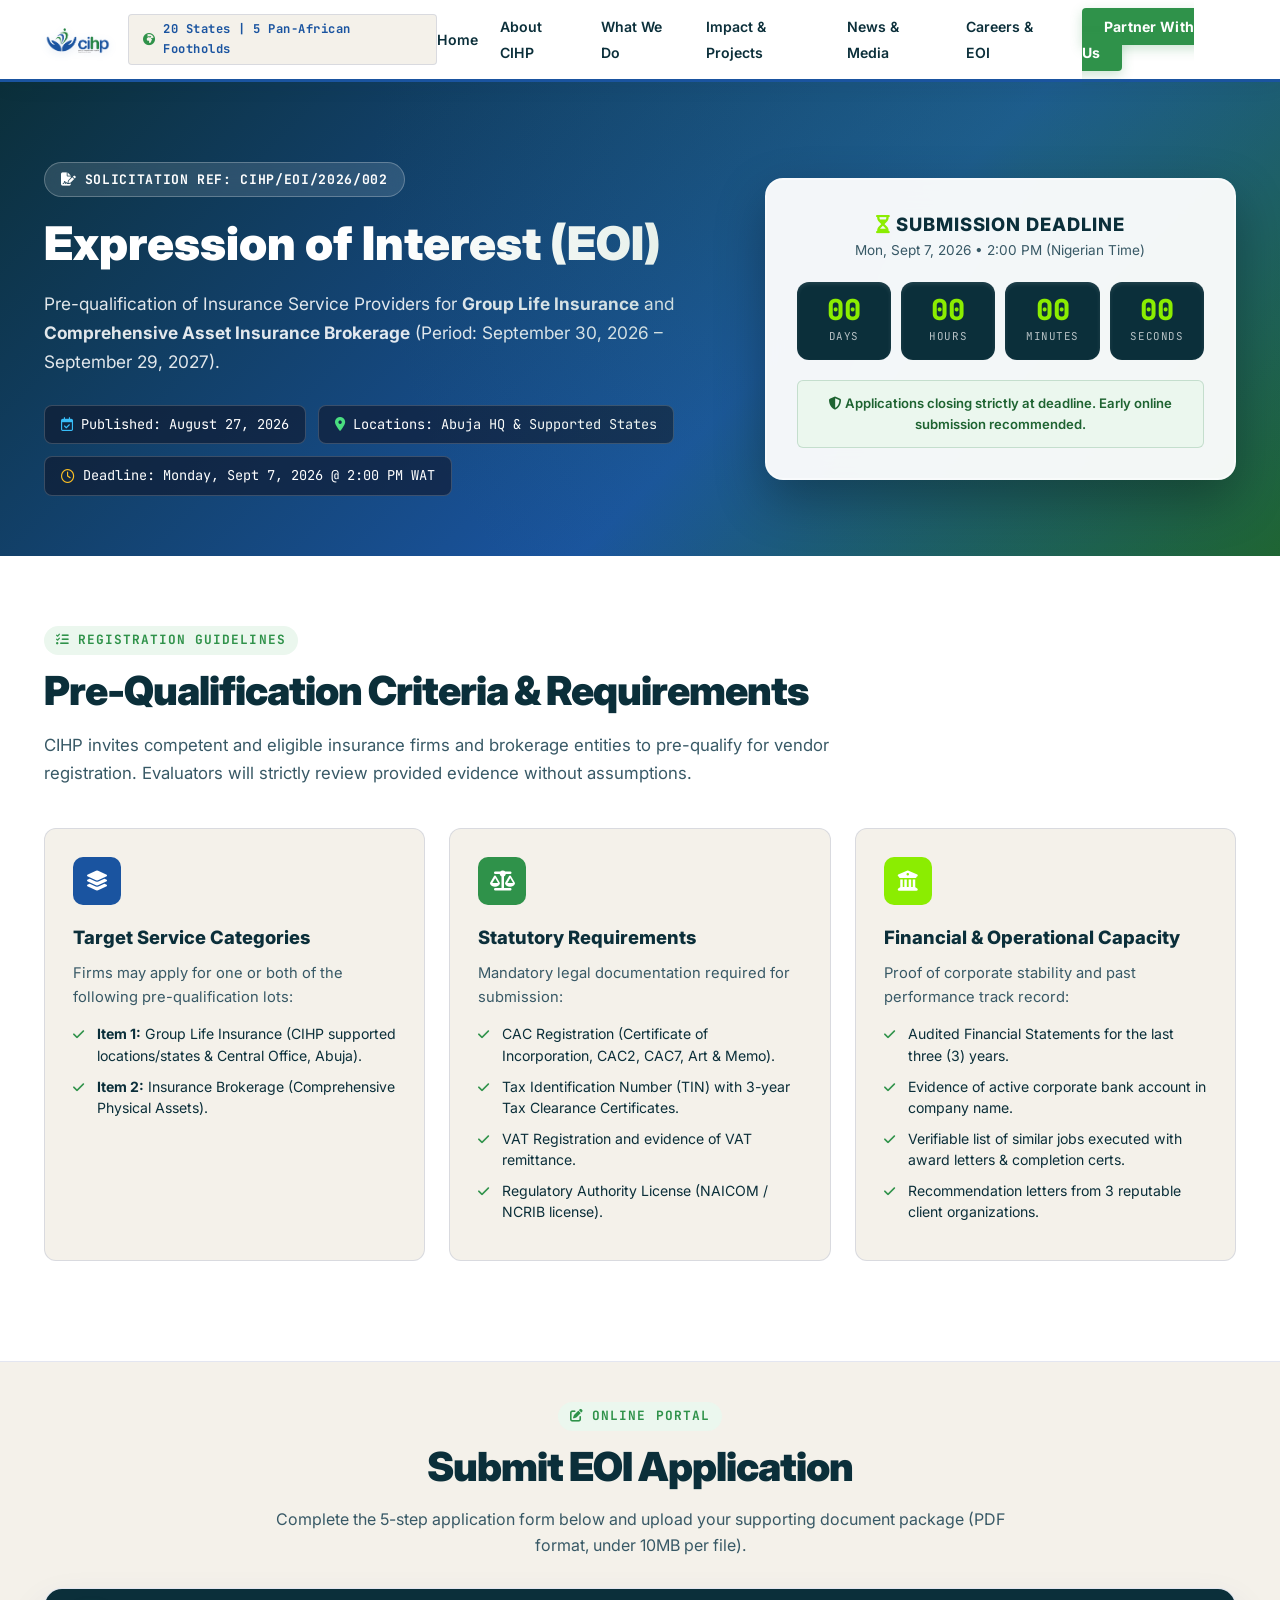
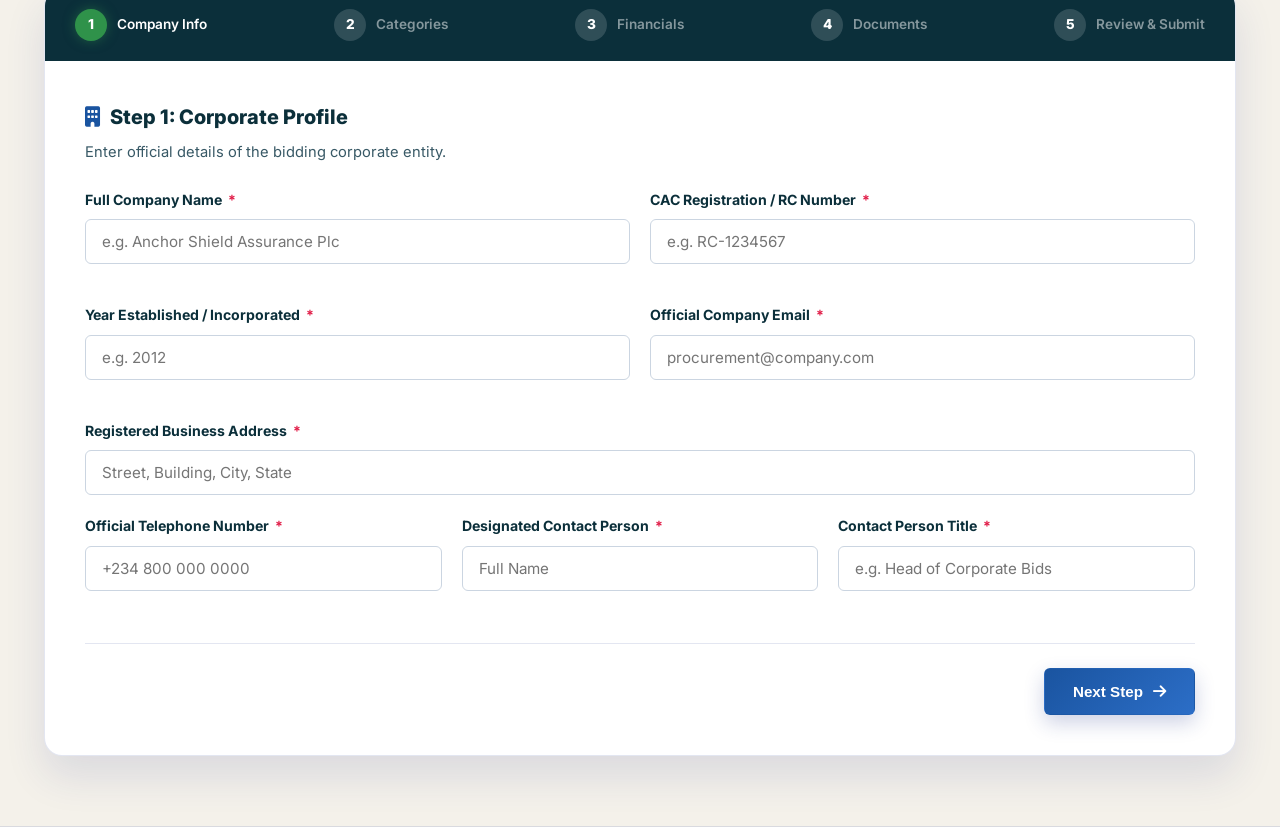
<file: eoi.html>
<!DOCTYPE html>
<html lang="en">

<head>
  <meta charset="utf-8" />
  <meta name="viewport" content="width=device-width, initial-scale=1.0" />
  <title>Expression of Interest (EOI) Portal — Centre for Integrated Health Programs (CIHP)</title>
  <meta name="description" content="Official Vendor Pre-Qualification Application Portal for Centre for Integrated Health Programs (CIHP). Submit expressions of interest for Group Life Insurance and Asset Insurance Brokerage Services." />

  <!-- AOS Animation Library -->
  <link href="https://unpkg.com/aos@2.3.1/dist/aos.css" rel="stylesheet">
  <!-- Font Awesome Icons -->
  <link rel="stylesheet" href="https://cdnjs.cloudflare.com/ajax/libs/font-awesome/6.4.0/css/all.min.css">
  <!-- Google Fonts -->
  <link rel="preconnect" href="https://fonts.googleapis.com">
  <link rel="preconnect" href="https://fonts.gstatic.com" crossorigin>
  <link href="https://fonts.googleapis.com/css2?family=Inter:wght@300;400;500;600;700;800;900&family=JetBrains+Mono:wght@400;500;600;700&display=swap" rel="stylesheet">

  <style>
    /* ==========================================================================
       CIHP BRAND DESIGN SYSTEM & DESIGN TOKENS
       ========================================================================== */
    :root {
      /* Brand Color Palette - Official CIHP Color Palette */
      --primary-blue: #1A54A0;           /* CIHP Health Blue */
      --primary-blue-dark: #0B2F3A;      /* Dark Teal (Neutral Dark) */
      --primary-blue-light: #2C6EC7;     /* Light CIHP Health Blue */
      --secondary-green: #2F924A;        /* Forest Green */
      --secondary-green-dark: #1E6331;   /* Dark Forest Green */
      --secondary-green-light: #EBF7EE;  /* Light Forest Green Tint */
      --accent-lime: #8BED01;             /* Lime Green Accent */
      --accent-lime-light: #F4FCE6;       /* Light Lime Green Tint */
      --accent-ochre: #8BED01;           /* Legacy accent map to Lime Green */
      --accent-ochre-light: #F4FCE6;

      /* Neutral Color Palette */
      --neutral-dark: #0B2F3A;           /* Dark Teal */
      --neutral-light: #F4F1EA;          /* Bleached Grey */
      --bg-deep: #F4F1EA;                /* Bleached Grey page background */
      --bg-surface: #ffffff;             /* White card surface */
      --bg-muted: #EAE6DD;               /* Subdued Bleached Grey */
      --bg-card: #ffffff;
      --bg-dark: #0B2F3A;                /* Dark Teal for hero/footer/dark sections */

      /* Typography Colors */
      --text-main: #0B2F3A;              /* Dark Teal high-contrast typography */
      --text-muted: #385966;             /* Muted Dark Teal */
      --text-light: #5A7B88;            /* Subdued Dark Teal */

      /* Borders & Shadows */
      --border-color: rgba(30, 51, 136, 0.12);
      --shadow-sm: 0 2px 8px rgba(15, 23, 42, 0.04);
      --shadow-md: 0 10px 25px rgba(30, 51, 136, 0.08);
      --shadow-lg: 0 20px 40px rgba(30, 51, 136, 0.12);
      
      /* Radii */
      --radius-sm: 6px;
      --radius-md: 12px;
      --radius-lg: 18px;
    }

    * {
      box-sizing: border-box;
      margin: 0;
      padding: 0;
    }

    html {
      scroll-behavior: smooth;
    }

    body {
      font-family: 'Inter', -apple-system, BlinkMacSystemFont, "Segoe UI", Roboto, sans-serif;
      background-color: var(--bg-deep);
      color: var(--text-main);
      line-height: 1.6;
      overflow-x: hidden;
      -webkit-font-smoothing: antialiased;
      background-image:
        radial-gradient(circle at 5% 5%, rgba(30, 51, 136, 0.03) 0%, transparent 35%),
        radial-gradient(circle at 95% 95%, rgba(41, 123, 71, 0.03) 0%, transparent 35%);
    }

    .mono {
      font-family: 'JetBrains Mono', monospace;
    }

    /* Container Utility */
    .container {
      max-width: 1240px;
      margin: 0 auto;
      padding: 0 24px;
    }

    /* Buttons */
    .btn-primary {
      background: linear-gradient(135deg, var(--primary-blue), var(--primary-blue-light));
      color: #ffffff;
      padding: 14px 28px;
      border-radius: var(--radius-sm);
      font-size: 0.95rem;
      font-weight: 700;
      text-decoration: none;
      box-shadow: 0 8px 20px rgba(30, 51, 136, 0.22);
      transition: all 0.3s ease;
      display: inline-flex;
      align-items: center;
      gap: 10px;
      border: 1px solid transparent;
      cursor: pointer;
    }

    .btn-primary:hover {
      transform: translateY(-2px);
      box-shadow: 0 12px 28px rgba(30, 51, 136, 0.35);
    }

    .btn-emerald {
      background: var(--secondary-green);
      color: #ffffff;
      padding: 14px 28px;
      border-radius: var(--radius-sm);
      font-size: 0.95rem;
      font-weight: 700;
      text-decoration: none;
      box-shadow: 0 8px 20px rgba(41, 123, 71, 0.25);
      transition: all 0.3s ease;
      display: inline-flex;
      align-items: center;
      gap: 10px;
      border: none;
      cursor: pointer;
    }

    .btn-emerald:hover {
      background: var(--secondary-green-dark);
      transform: translateY(-2px);
    }

    .btn-outline {
      background: transparent;
      border: 2px solid var(--primary-blue);
      color: var(--primary-blue);
      padding: 12px 24px;
      border-radius: var(--radius-sm);
      font-weight: 700;
      font-size: 0.9rem;
      cursor: pointer;
      display: inline-flex;
      align-items: center;
      gap: 8px;
      transition: all 0.25s ease;
    }

    .btn-outline:hover {
      background: var(--primary-blue);
      color: #ffffff;
    }

    /* Section Typography */
    section {
      padding: 70px 0;
      border-bottom: 1px solid var(--border-color);
      position: relative;
    }

    .section-eyebrow {
      display: inline-flex;
      align-items: center;
      gap: 8px;
      color: var(--secondary-green);
      font-family: 'JetBrains Mono', monospace;
      font-size: 0.8rem;
      font-weight: 700;
      text-transform: uppercase;
      letter-spacing: 0.08em;
      margin-bottom: 12px;
      background: var(--secondary-green-light);
      padding: 4px 12px;
      border-radius: 50px;
    }

    .section-title {
      font-size: clamp(1.8rem, 3.2vw, 2.5rem);
      font-weight: 900;
      color: var(--primary-blue-dark);
      letter-spacing: -0.025em;
      margin-bottom: 16px;
      line-height: 1.2;
    }

    .section-desc {
      font-size: 1.05rem;
      color: var(--text-muted);
      max-width: 820px;
      margin-bottom: 40px;
      line-height: 1.7;
    }

    /* ==========================================================================
       NAVBAR (STICKY GLASSMORPHISM)
       ========================================================================== */
    .navbar {
      position: sticky;
      top: 0;
      left: 0;
      width: 100%;
      background: #ffffff;
      backdrop-filter: blur(16px);
      border-bottom: 3px solid var(--primary-blue);
      display: flex;
      justify-content: space-between;
      align-items: center;
      padding: 14px 44px;
      z-index: 10000;
      box-shadow: 0 4px 20px rgba(11, 47, 58, 0.06);
    }

    .brand-logo {
      display: flex;
      align-items: center;
      gap: 16px;
      text-decoration: none;
    }

    .brand-logo img {
      height: 48px;
      display: block;
      filter: drop-shadow(0 2px 4px rgba(26, 84, 160, 0.12));
    }

    .presence-badge {
      display: flex;
      align-items: center;
      gap: 8px;
      background: var(--neutral-light);
      border: 1px solid var(--border-color);
      padding: 5px 14px;
      border-radius: 4px;
      font-size: 0.76rem;
      font-weight: 700;
      color: var(--primary-blue);
      letter-spacing: 0.04em;
    }

    .nav-links {
      display: flex;
      gap: 22px;
      list-style: none;
      align-items: center;
    }

    .nav-links a {
      color: var(--text-main);
      text-decoration: none;
      font-size: 0.88rem;
      font-weight: 600;
      transition: color 0.2s ease;
      padding: 6px 0;
      position: relative;
    }

    .nav-links a:hover,
    .nav-links a.active {
      color: var(--primary-blue);
      font-weight: 700;
    }

    .nav-links a::after {
      content: '';
      position: absolute;
      bottom: -2px;
      left: 0;
      width: 0;
      height: 2px;
      background: var(--primary-blue);
      transition: width 0.25s ease;
    }

    .nav-links a:hover::after,
    .nav-links a.active::after {
      width: 100%;
    }

    .nav-links a.btn-nav {
      background: var(--secondary-green);
      color: #ffffff;
      padding: 10px 22px;
      border-radius: 4px;
      font-weight: 700;
      letter-spacing: 0.02em;
      box-shadow: 0 4px 12px rgba(47, 146, 74, 0.25);
    }

    .nav-links a.btn-nav::after {
      display: none;
    }

    .mobile-menu-toggle {
      display: none;
      font-size: 1.4rem;
      color: var(--text-main);
      background: none;
      border: none;
      cursor: pointer;
    }

    /* ==========================================================================
       EOI HERO SECTION & COUNTDOWN BANNER
       ========================================================================== */
    .eoi-hero {
      background: linear-gradient(135deg, var(--neutral-dark) 0%, var(--primary-blue) 60%, var(--secondary-green-dark) 100%);
      color: #ffffff;
      padding: 80px 0 60px;
      position: relative;
      overflow: hidden;
    }

    .eoi-hero::before {
      content: '';
      position: absolute;
      top: 0;
      right: 0;
      bottom: 0;
      left: 0;
      background: radial-gradient(circle at 80% 20%, rgba(41, 123, 71, 0.25) 0%, transparent 60%);
      pointer-events: none;
    }

    .eoi-hero-grid {
      display: grid;
      grid-template-columns: 1.3fr 0.9fr;
      gap: 40px;
      align-items: center;
    }

    .eoi-hero-tag {
      display: inline-flex;
      align-items: center;
      gap: 8px;
      background: rgba(255, 255, 255, 0.12);
      border: 1px solid rgba(255, 255, 255, 0.25);
      padding: 6px 16px;
      border-radius: 50px;
      font-size: 0.82rem;
      font-weight: 700;
      letter-spacing: 0.05em;
      margin-bottom: 20px;
      backdrop-filter: blur(10px);
    }

    .eoi-hero-title {
      font-size: clamp(2rem, 3.8vw, 2.9rem);
      font-weight: 900;
      line-height: 1.15;
      margin-bottom: 18px;
      color: #ffffff;
    }

    .eoi-hero-desc {
      font-size: 1.08rem;
      color: rgba(255, 255, 255, 0.88);
      line-height: 1.7;
      margin-bottom: 28px;
    }

    .eoi-meta-pills {
      display: flex;
      flex-wrap: wrap;
      gap: 12px;
    }

    .meta-pill {
      background: rgba(15, 23, 42, 0.6);
      border: 1px solid rgba(255, 255, 255, 0.18);
      padding: 8px 16px;
      border-radius: 8px;
      font-size: 0.85rem;
      display: flex;
      align-items: center;
      gap: 8px;
    }

    /* COUNTDOWN CARD */
    .countdown-card {
      background: rgba(255, 255, 255, 0.95);
      backdrop-filter: blur(16px);
      border-radius: var(--radius-lg);
      padding: 30px;
      color: var(--text-main);
      box-shadow: 0 20px 50px rgba(0, 0, 0, 0.3);
      border: 2px solid rgba(255, 255, 255, 0.4);
    }

    .countdown-header {
      text-align: center;
      margin-bottom: 20px;
    }

    .countdown-header h3 {
      font-size: 1.15rem;
      font-weight: 800;
      color: var(--primary-blue-dark);
      text-transform: uppercase;
      letter-spacing: 0.05em;
    }

    .countdown-header p {
      font-size: 0.85rem;
      color: var(--text-muted);
    }

    .timer-grid {
      display: grid;
      grid-template-columns: repeat(4, 1fr);
      gap: 10px;
      margin-bottom: 20px;
    }

    .timer-box {
      background: var(--primary-blue-dark);
      color: #ffffff;
      padding: 14px 8px;
      border-radius: var(--radius-md);
      text-align: center;
      box-shadow: inset 0 2px 4px rgba(255, 255, 255, 0.1);
    }

    .timer-num {
      font-size: 1.8rem;
      font-weight: 900;
      line-height: 1;
      color: var(--accent-lime);
    }

    .timer-label {
      font-size: 0.68rem;
      text-transform: uppercase;
      letter-spacing: 0.05em;
      margin-top: 4px;
      color: rgba(255, 255, 255, 0.7);
    }

    .countdown-footer {
      background: var(--secondary-green-light);
      border: 1px solid rgba(41, 123, 71, 0.2);
      padding: 12px;
      border-radius: var(--radius-sm);
      font-size: 0.82rem;
      color: var(--secondary-green-dark);
      text-align: center;
      font-weight: 600;
    }

    /* ==========================================================================
       GUIDELINES & PRE-QUALIFICATION CRITERIA ACCORDION
       ========================================================================== */
    .criteria-section {
      background: #ffffff;
    }

    .criteria-grid {
      display: grid;
      grid-template-columns: repeat(auto-fit, minmax(360px, 1fr));
      gap: 24px;
      margin-bottom: 30px;
    }

    .criteria-card {
      background: var(--bg-deep);
      border: 1px solid var(--border-color);
      border-radius: var(--radius-md);
      padding: 28px;
      transition: all 0.3s ease;
      position: relative;
    }

    .criteria-card:hover {
      border-color: var(--primary-blue);
      box-shadow: var(--shadow-md);
      transform: translateY(-3px);
    }

    .criteria-icon {
      width: 48px;
      height: 48px;
      border-radius: 10px;
      background: var(--primary-blue);
      color: #ffffff;
      display: flex;
      align-items: center;
      justify-content: center;
      font-size: 1.25rem;
      margin-bottom: 18px;
    }

    .criteria-card h4 {
      font-size: 1.15rem;
      font-weight: 800;
      color: var(--primary-blue-dark);
      margin-bottom: 10px;
    }

    .criteria-card p {
      font-size: 0.92rem;
      color: var(--text-muted);
      line-height: 1.6;
    }

    .criteria-list {
      list-style: none;
      margin-top: 14px;
    }

    .criteria-list li {
      position: relative;
      padding-left: 24px;
      font-size: 0.88rem;
      color: var(--text-main);
      margin-bottom: 10px;
      line-height: 1.5;
    }

    .criteria-list li::before {
      content: '\f00c';
      font-family: 'Font Awesome 6 Free';
      font-weight: 900;
      position: absolute;
      left: 0;
      top: 2px;
      color: var(--secondary-green);
      font-size: 0.8rem;
    }

    /* ==========================================================================
       MULTI-STEP APPLICATION FORM
       ========================================================================== */
    .form-wrapper-card {
      background: #ffffff;
      border-radius: var(--radius-lg);
      border: 1px solid var(--border-color);
      box-shadow: var(--shadow-lg);
      overflow: hidden;
      margin-top: 20px;
    }

    .form-progress-bar {
      background: var(--primary-blue-dark);
      padding: 20px 30px;
      display: flex;
      justify-content: space-between;
      align-items: center;
      position: relative;
      gap: 10px;
      overflow-x: auto;
    }

    .progress-step {
      display: flex;
      align-items: center;
      gap: 10px;
      color: rgba(255, 255, 255, 0.5);
      font-size: 0.85rem;
      font-weight: 600;
      position: relative;
      z-index: 2;
      white-space: nowrap;
    }

    .step-num {
      width: 32px;
      height: 32px;
      border-radius: 50%;
      background: rgba(255, 255, 255, 0.15);
      color: #ffffff;
      display: flex;
      align-items: center;
      justify-content: center;
      font-weight: 800;
      font-size: 0.85rem;
      transition: all 0.3s ease;
    }

    .progress-step.active {
      color: #ffffff;
    }

    .progress-step.active .step-num {
      background: var(--secondary-green);
      box-shadow: 0 0 12px rgba(41, 123, 71, 0.6);
    }

    .progress-step.completed .step-num {
      background: var(--primary-blue);
    }

    .form-body {
      padding: 40px;
    }

    .step-content {
      display: none;
    }

    .step-content.active {
      display: block;
      animation: fadeIn 0.4s ease;
    }

    @keyframes fadeIn {
      from { opacity: 0; transform: translateY(8px); }
      to { opacity: 1; transform: translateY(0); }
    }

    .form-group-title {
      font-size: 1.25rem;
      font-weight: 800;
      color: var(--primary-blue-dark);
      margin-bottom: 8px;
      display: flex;
      align-items: center;
      gap: 10px;
    }

    .form-group-subtitle {
      font-size: 0.92rem;
      color: var(--text-muted);
      margin-bottom: 24px;
    }

    .form-grid-2 {
      display: grid;
      grid-template-columns: repeat(2, 1fr);
      gap: 20px;
      margin-bottom: 20px;
    }

    .form-grid-3 {
      display: grid;
      grid-template-columns: repeat(3, 1fr);
      gap: 20px;
      margin-bottom: 20px;
    }

    .form-group {
      margin-bottom: 20px;
    }

    .form-group label {
      display: block;
      font-size: 0.88rem;
      font-weight: 700;
      color: var(--primary-blue-dark);
      margin-bottom: 8px;
    }

    .form-group label span.req {
      color: #e11d48;
      margin-left: 3px;
    }

    .form-control {
      width: 100%;
      padding: 12px 16px;
      font-size: 0.95rem;
      font-family: inherit;
      border: 1.5px solid #cbd5e1;
      border-radius: var(--radius-sm);
      background: #ffffff;
      color: var(--text-main);
      transition: border-color 0.25s ease, box-shadow 0.25s ease;
    }

    .form-control:focus {
      outline: none;
      border-color: var(--primary-blue);
      box-shadow: 0 0 0 3.5px rgba(30, 51, 136, 0.12);
    }

    /* Category Select Checkbox Card */
    .category-select-card {
      border: 2px solid #cbd5e1;
      border-radius: var(--radius-md);
      padding: 20px;
      cursor: pointer;
      transition: all 0.25s ease;
      display: flex;
      align-items: flex-start;
      gap: 16px;
      background: #ffffff;
      margin-bottom: 16px;
    }

    .category-select-card:hover {
      border-color: var(--primary-blue);
      background: rgba(30, 51, 136, 0.02);
    }

    .category-select-card input[type="checkbox"] {
      width: 20px;
      height: 20px;
      margin-top: 3px;
      accent-color: var(--primary-blue);
    }

    .category-select-card.selected {
      border-color: var(--primary-blue);
      background: rgba(30, 51, 136, 0.04);
    }

    /* Document File Upload UI */
    .file-upload-box {
      border: 2px dashed #cbd5e1;
      border-radius: var(--radius-md);
      padding: 24px;
      text-align: center;
      background: var(--bg-deep);
      transition: all 0.25s ease;
      cursor: pointer;
      position: relative;
    }

    .file-upload-box:hover {
      border-color: var(--primary-blue);
      background: #ffffff;
    }

    .file-upload-box i {
      font-size: 2rem;
      color: var(--primary-blue);
      margin-bottom: 10px;
    }

    .file-upload-box input[type="file"] {
      position: absolute;
      top: 0;
      left: 0;
      width: 100%;
      height: 100%;
      opacity: 0;
      cursor: pointer;
    }

    .file-name-display {
      font-size: 0.85rem;
      font-weight: 700;
      color: var(--secondary-green);
      margin-top: 8px;
    }

    /* Form Action Bar */
    .form-action-bar {
      display: flex;
      justify-content: space-between;
      align-items: center;
      margin-top: 32px;
      padding-top: 24px;
      border-top: 1px solid var(--border-color);
    }

    /* ==========================================================================
       SUBMISSION CONFIRMATION MODAL
       ========================================================================== */
    .modal-overlay {
      position: fixed;
      top: 0;
      left: 0;
      width: 100%;
      height: 100%;
      background: rgba(15, 23, 42, 0.75);
      backdrop-filter: blur(8px);
      z-index: 99999;
      display: flex;
      align-items: center;
      justify-content: center;
      opacity: 0;
      pointer-events: none;
      transition: opacity 0.3s ease;
      padding: 20px;
    }

    .modal-overlay.active {
      opacity: 1;
      pointer-events: auto;
    }

    .modal-card {
      background: #ffffff;
      border-radius: var(--radius-lg);
      max-width: 620px;
      width: 100%;
      padding: 40px;
      text-align: center;
      box-shadow: 0 25px 60px rgba(0, 0, 0, 0.4);
      position: relative;
      transform: translateY(20px);
      transition: transform 0.3s ease;
    }

    .modal-overlay.active .modal-card {
      transform: translateY(0);
    }

    .modal-icon-badge {
      width: 72px;
      height: 72px;
      border-radius: 50%;
      background: var(--secondary-green-light);
      color: var(--secondary-green);
      display: flex;
      align-items: center;
      justify-content: center;
      font-size: 2.2rem;
      margin: 0 auto 20px;
    }

    .modal-ref-box {
      background: var(--bg-muted);
      border: 1px dashed var(--primary-blue);
      padding: 16px;
      border-radius: var(--radius-md);
      margin: 20px 0;
    }

    .modal-ref-val {
      font-size: 1.6rem;
      font-weight: 900;
      color: var(--primary-blue);
      letter-spacing: 0.05em;
    }

    /* Footer Safari Silhouette */
    .footer-safari-silhouette {
      width: 100%;
      overflow: hidden;
      line-height: 0;
      background: #060a1c;
    }
    footer {
      background: linear-gradient(180deg, #060a1c 0%, #030611 100%);
      color: rgba(255, 255, 255, 0.75);
      padding: 50px 0 30px;
      border-top: 4px solid var(--secondary-green);
    }

    .footer-grid {
      display: grid;
      grid-template-columns: 2fr 1fr 1fr 1.5fr;
      gap: 40px;
      margin-bottom: 40px;
    }

    .footer-brand p {
      font-size: 0.9rem;
      color: rgba(255, 255, 255, 0.7);
      margin-top: 14px;
      line-height: 1.6;
    }

    .footer-col h4 {
      color: #ffffff;
      font-size: 1rem;
      font-weight: 800;
      margin-bottom: 18px;
    }

    .footer-links {
      list-style: none;
    }

    .footer-links li {
      margin-bottom: 10px;
    }

    .footer-links a {
      color: rgba(255, 255, 255, 0.75);
      text-decoration: none;
      font-size: 0.88rem;
      transition: color 0.2s ease;
    }

    .footer-links a:hover {
      color: #ffffff;
    }

    .footer-bottom {
      border-top: 1px solid rgba(255, 255, 255, 0.1);
      padding-top: 24px;
      display: flex;
      justify-content: space-between;
      align-items: center;
      font-size: 0.82rem;
    }

    @media (max-width: 992px) {
      .eoi-hero-grid { grid-template-columns: 1fr; }
      .footer-grid { grid-template-columns: 1fr 1fr; }
      .form-grid-2, .form-grid-3 { grid-template-columns: 1fr; }
      .navbar { padding: 14px 20px; }
      .nav-links { display: none; }
      .mobile-menu-toggle { display: block; }
    }
  </style>
</head>

<body>

  <!-- ==================== STICKY NAVBAR ==================== -->
  <nav class="navbar">
    <a href="index.html" class="brand-logo">
      <img src="img/cihp logo vector transparent coloured (1).png" alt="CIHP Logo" />
      <div class="presence-badge mono">
        <i class="fa-solid fa-earth-africa" style="color: var(--secondary-green);"></i> 20 States | 5 Pan-African Footholds
      </div>
    </a>

    <button class="mobile-menu-toggle" aria-label="Toggle navigation">
      <i class="fa-solid fa-bars"></i>
    </button>

    <ul class="nav-links">
      <li><a href="index.html">Home</a></li>
      <li><a href="about.html">About CIHP</a></li>
      <li><a href="index.html#what-we-do">What We Do</a></li>
      <li><a href="index.html#impact">Impact & Projects</a></li>
      <li><a href="news.html">News & Media</a></li>
      <li><a href="careers.html">Careers & EOI</a></li>
      <li><a href="contact.html" class="btn-nav">Partner With Us</a></li>
    </ul>
  </nav>

  <!-- ==================== EOI HERO & COUNTDOWN ==================== -->
  <header class="eoi-hero">
    <div class="container">
      <div class="eoi-hero-grid">
        <div>
          <div class="eoi-hero-tag mono">
            <i class="fa-solid fa-file-signature"></i> SOLICITATION REF: CIHP/EOI/2026/002
          </div>
          <h1 class="eoi-hero-title">Expression of Interest (EOI)</h1>
          <p class="eoi-hero-desc">
            Pre-qualification of Insurance Service Providers for <strong>Group Life Insurance</strong> and <strong>Comprehensive Asset Insurance Brokerage</strong> (Period: September 30, 2026 – September 29, 2027).
          </p>

          <div class="eoi-meta-pills mono">
            <div class="meta-pill"><i class="fa-regular fa-calendar-check" style="color: #38bdf8;"></i> Published: August 27, 2026</div>
            <div class="meta-pill"><i class="fa-solid fa-location-dot" style="color: #4ade80;"></i> Locations: Abuja HQ & Supported States</div>
            <div class="meta-pill"><i class="fa-regular fa-clock" style="color: #fbbf24;"></i> Deadline: Monday, Sept 7, 2026 @ 2:00 PM WAT</div>
          </div>
        </div>

        <!-- COUNTDOWN TIMER CARD -->
        <div class="countdown-card">
          <div class="countdown-header">
            <h3><i class="fa-solid fa-hourglass-half" style="color: var(--accent-ochre);"></i> Submission Deadline</h3>
            <p>Mon, Sept 7, 2026 • 2:00 PM (Nigerian Time)</p>
          </div>

          <div class="timer-grid mono">
            <div class="timer-box">
              <div class="timer-num" id="cdDays">00</div>
              <div class="timer-label">Days</div>
            </div>
            <div class="timer-box">
              <div class="timer-num" id="cdHours">00</div>
              <div class="timer-label">Hours</div>
            </div>
            <div class="timer-box">
              <div class="timer-num" id="cdMins">00</div>
              <div class="timer-label">Minutes</div>
            </div>
            <div class="timer-box">
              <div class="timer-num" id="cdSecs">00</div>
              <div class="timer-label">Seconds</div>
            </div>
          </div>

          <div class="countdown-footer">
            <i class="fa-solid fa-shield-halved"></i> Applications closing strictly at deadline. Early online submission recommended.
          </div>
        </div>
      </div>
    </div>
  </header>

  <main>
    <!-- ==================== PRE-QUALIFICATION CRITERIA & OVERVIEW ==================== -->
    <section class="criteria-section">
      <div class="container">
        <div class="section-eyebrow">
          <i class="fa-solid fa-list-check"></i> Registration Guidelines
        </div>
        <h2 class="section-title">Pre-Qualification Criteria & Requirements</h2>
        <p class="section-desc">
          CIHP invites competent and eligible insurance firms and brokerage entities to pre-qualify for vendor registration. Evaluators will strictly review provided evidence without assumptions.
        </p>

        <div class="criteria-grid">
          <!-- Card 1: Categories -->
          <div class="criteria-card">
            <div class="criteria-icon"><i class="fa-solid fa-layer-group"></i></div>
            <h4>Target Service Categories</h4>
            <p>Firms may apply for one or both of the following pre-qualification lots:</p>
            <ul class="criteria-list">
              <li><strong>Item 1:</strong> Group Life Insurance (CIHP supported locations/states & Central Office, Abuja).</li>
              <li><strong>Item 2:</strong> Insurance Brokerage (Comprehensive Physical Assets).</li>
            </ul>
          </div>

          <!-- Card 2: Legal & Statutory -->
          <div class="criteria-card">
            <div class="criteria-icon" style="background: var(--secondary-green);"><i class="fa-solid fa-scale-balanced"></i></div>
            <h4>Statutory Requirements</h4>
            <p>Mandatory legal documentation required for submission:</p>
            <ul class="criteria-list">
              <li>CAC Registration (Certificate of Incorporation, CAC2, CAC7, Art & Memo).</li>
              <li>Tax Identification Number (TIN) with 3-year Tax Clearance Certificates.</li>
              <li>VAT Registration and evidence of VAT remittance.</li>
              <li>Regulatory Authority License (NAICOM / NCRIB license).</li>
            </ul>
          </div>

          <!-- Card 3: Technical & Financial -->
          <div class="criteria-card">
            <div class="criteria-icon" style="background: var(--accent-ochre);"><i class="fa-solid fa-building-columns"></i></div>
            <h4>Financial & Operational Capacity</h4>
            <p>Proof of corporate stability and past performance track record:</p>
            <ul class="criteria-list">
              <li>Audited Financial Statements for the last three (3) years.</li>
              <li>Evidence of active corporate bank account in company name.</li>
              <li>Verifiable list of similar jobs executed with award letters & completion certs.</li>
              <li>Recommendation letters from 3 reputable client organizations.</li>
            </ul>
          </div>
        </div>
      </div>
    </section>

    <!-- ==================== ONLINE APPLICATION PORTAL ==================== -->
    <section style="background: var(--bg-deep); padding-top: 40px;">
      <div class="container">
        <div style="text-align: center; max-width: 780px; margin: 0 auto 30px;">
          <div class="section-eyebrow"><i class="fa-solid fa-pen-to-square"></i> Online Portal</div>
          <h2 class="section-title">Submit EOI Application</h2>
          <p style="color: var(--text-muted);">Complete the 5-step application form below and upload your supporting document package (PDF format, under 10MB per file).</p>
        </div>

        <div class="form-wrapper-card">
          <!-- Form Progress Bar -->
          <div class="form-progress-bar">
            <div class="progress-step active" id="pStep1">
              <div class="step-num">1</div>
              <span>Company Info</span>
            </div>
            <div class="progress-step" id="pStep2">
              <div class="step-num">2</div>
              <span>Categories</span>
            </div>
            <div class="progress-step" id="pStep3">
              <div class="step-num">3</div>
              <span>Financials</span>
            </div>
            <div class="progress-step" id="pStep4">
              <div class="step-num">4</div>
              <span>Documents</span>
            </div>
            <div class="progress-step" id="pStep5">
              <div class="step-num">5</div>
              <span>Review & Submit</span>
            </div>
          </div>

          <!-- Form Body -->
          <div class="form-body">
            <form id="eoiForm" enctype="multipart/form-data">
              
              <!-- STEP 1: COMPANY INFO -->
              <div class="step-content active" id="step1">
                <div class="form-group-title"><i class="fa-solid fa-building" style="color: var(--primary-blue);"></i> Step 1: Corporate Profile</div>
                <div class="form-group-subtitle">Enter official details of the bidding corporate entity.</div>

                <div class="form-grid-2">
                  <div class="form-group">
                    <label>Full Company Name <span class="req">*</span></label>
                    <input type="text" name="company_name" id="company_name" class="form-control" placeholder="e.g. Anchor Shield Assurance Plc" required />
                  </div>
                  <div class="form-group">
                    <label>CAC Registration / RC Number <span class="req">*</span></label>
                    <input type="text" name="cac_number" id="cac_number" class="form-control" placeholder="e.g. RC-1234567" required />
                  </div>
                </div>

                <div class="form-grid-2">
                  <div class="form-group">
                    <label>Year Established / Incorporated <span class="req">*</span></label>
                    <input type="number" name="year_established" id="year_established" class="form-control" placeholder="e.g. 2012" min="1950" max="2026" required />
                  </div>
                  <div class="form-group">
                    <label>Official Company Email <span class="req">*</span></label>
                    <input type="email" name="official_email" id="official_email" class="form-control" placeholder="procurement@company.com" required />
                  </div>
                </div>

                <div class="form-group">
                  <label>Registered Business Address <span class="req">*</span></label>
                  <input type="text" name="company_address" id="company_address" class="form-control" placeholder="Street, Building, City, State" required />
                </div>

                <div class="form-grid-3">
                  <div class="form-group">
                    <label>Official Telephone Number <span class="req">*</span></label>
                    <input type="tel" name="official_phone" id="official_phone" class="form-control" placeholder="+234 800 000 0000" required />
                  </div>
                  <div class="form-group">
                    <label>Designated Contact Person <span class="req">*</span></label>
                    <input type="text" name="contact_person" id="contact_person" class="form-control" placeholder="Full Name" required />
                  </div>
                  <div class="form-group">
                    <label>Contact Person Title <span class="req">*</span></label>
                    <input type="text" name="contact_title" id="contact_title" class="form-control" placeholder="e.g. Head of Corporate Bids" required />
                  </div>
                </div>
              </div>

              <!-- STEP 2: CATEGORY SELECTION -->
              <div class="step-content" id="step2">
                <div class="form-group-title"><i class="fa-solid fa-list-check" style="color: var(--secondary-green);"></i> Step 2: Select EOI Category</div>
                <div class="form-group-subtitle">Select the pre-qualification lot(s) your firm is bidding for.</div>

                <label class="category-select-card" id="cardCat1">
                  <input type="checkbox" name="cat_group_life" id="cat_group_life" value="1" onchange="toggleCategoryStyle(this)" />
                  <div>
                    <h4 style="font-size: 1.05rem; font-weight: 800; color: var(--primary-blue-dark);">Category 1: Group Life Insurance</h4>
                    <p style="font-size: 0.88rem; color: var(--text-muted); margin-top: 4px;">Comprehensive group life insurance coverage for CIHP staff across supported locations/states and Central Office, Abuja.</p>
                  </div>
                </label>

                <label class="category-select-card" id="cardCat2">
                  <input type="checkbox" name="cat_brokerage" id="cat_brokerage" value="1" onchange="toggleCategoryStyle(this)" />
                  <div>
                    <h4 style="font-size: 1.05rem; font-weight: 800; color: var(--primary-blue-dark);">Category 2: Insurance Brokerage (Comprehensive Physical Assets)</h4>
                    <p style="font-size: 0.88rem; color: var(--text-muted); margin-top: 4px;">Insurance brokerage services for comprehensive physical assets, facilities, equipment, and logistics infrastructure across CIHP offices.</p>
                  </div>
                </label>

                <div class="form-group" style="margin-top: 24px;">
                  <label>Geographic Operational Reach in Nigeria</label>
                  <input type="text" name="operational_states" id="operational_states" class="form-control" placeholder="e.g. Abuja HQ, Lagos, Gombe, Niger, Kaduna, Nationwide" />
                </div>
              </div>

              <!-- STEP 3: FINANCIAL & REGULATORY -->
              <div class="step-content" id="step3">
                <div class="form-group-title"><i class="fa-solid fa-file-invoice-dollar" style="color: var(--accent-ochre);"></i> Step 3: Tax & Regulatory Info</div>
                <div class="form-group-subtitle">Provide statutory tax and industry license credentials.</div>

                <div class="form-grid-2">
                  <div class="form-group">
                    <label>Tax Identification Number (TIN) <span class="req">*</span></label>
                    <input type="text" name="tin_number" id="tin_number" class="form-control" placeholder="e.g. 12345678-0001" required />
                  </div>
                  <div class="form-group">
                    <label>NAICOM / NCRIB License Number <span class="req">*</span></label>
                    <input type="text" name="regulatory_license" id="regulatory_license" class="form-control" placeholder="Regulatory License No." required />
                  </div>
                </div>

                <div class="form-grid-2">
                  <div class="form-group">
                    <label>Primary Bank Name <span class="req">*</span></label>
                    <input type="text" name="bank_name" id="bank_name" class="form-control" placeholder="e.g. First Bank of Nigeria" required />
                  </div>
                  <div class="form-group">
                    <label>Official Bank Account Name <span class="req">*</span></label>
                    <input type="text" name="account_name" id="account_name" class="form-control" placeholder="Account Name (Must match CAC Name)" required />
                  </div>
                </div>
              </div>

              <!-- STEP 4: DOCUMENT UPLOADS -->
              <div class="step-content" id="step4">
                <div class="form-group-title"><i class="fa-solid fa-cloud-arrow-up" style="color: var(--primary-blue);"></i> Step 4: Mandatory Document Package</div>
                <div class="form-group-subtitle">Upload required supporting documents (Adobe PDF or ZIP, max 10MB per file).</div>

                <div class="form-grid-2">
                  <div class="form-group">
                    <label>1. Company Profile & Organogram <span class="req">*</span></label>
                    <div class="file-upload-box">
                      <i class="fa-solid fa-file-pdf"></i>
                      <div style="font-size: 0.88rem; font-weight: 700;">Click to select file</div>
                      <div style="font-size: 0.76rem; color: var(--text-muted);">PDF up to 10MB</div>
                      <input type="file" name="doc_company_profile" accept=".pdf" onchange="handleFileChange(this, 'fnProfile')" required />
                      <div class="file-name-display" id="fnProfile"></div>
                    </div>
                  </div>

                  <div class="form-group">
                    <label>2. CAC Registration (Cert, CAC2, CAC7, Art/Memo) <span class="req">*</span></label>
                    <div class="file-upload-box">
                      <i class="fa-solid fa-file-pdf"></i>
                      <div style="font-size: 0.88rem; font-weight: 700;">Click to select file</div>
                      <div style="font-size: 0.76rem; color: var(--text-muted);">PDF / ZIP up to 10MB</div>
                      <input type="file" name="doc_cac" accept=".pdf,.zip" onchange="handleFileChange(this, 'fnCac')" required />
                      <div class="file-name-display" id="fnCac"></div>
                    </div>
                  </div>
                </div>

                <div class="form-grid-2">
                  <div class="form-group">
                    <label>3. TIN & Tax Clearance Certs (Last 3 Years) <span class="req">*</span></label>
                    <div class="file-upload-box">
                      <i class="fa-solid fa-file-pdf"></i>
                      <div style="font-size: 0.88rem; font-weight: 700;">Click to select file</div>
                      <div style="font-size: 0.76rem; color: var(--text-muted);">PDF / ZIP up to 10MB</div>
                      <input type="file" name="doc_tax" accept=".pdf,.zip" onchange="handleFileChange(this, 'fnTax')" required />
                      <div class="file-name-display" id="fnTax"></div>
                    </div>
                  </div>

                  <div class="form-group">
                    <label>4. VAT Reg & Remittance Evidence <span class="req">*</span></label>
                    <div class="file-upload-box">
                      <i class="fa-solid fa-file-pdf"></i>
                      <div style="font-size: 0.88rem; font-weight: 700;">Click to select file</div>
                      <div style="font-size: 0.76rem; color: var(--text-muted);">PDF up to 10MB</div>
                      <input type="file" name="doc_vat" accept=".pdf" onchange="handleFileChange(this, 'fnVat')" required />
                      <div class="file-name-display" id="fnVat"></div>
                    </div>
                  </div>
                </div>

                <div class="form-grid-2">
                  <div class="form-group">
                    <label>5. Audited Financial Statements (Last 3 Years) <span class="req">*</span></label>
                    <div class="file-upload-box">
                      <i class="fa-solid fa-file-pdf"></i>
                      <div style="font-size: 0.88rem; font-weight: 700;">Click to select file</div>
                      <div style="font-size: 0.76rem; color: var(--text-muted);">PDF / ZIP up to 10MB</div>
                      <input type="file" name="doc_audited" accept=".pdf,.zip" onchange="handleFileChange(this, 'fnAudited')" required />
                      <div class="file-name-display" id="fnAudited"></div>
                    </div>
                  </div>

                  <div class="form-group">
                    <label>6. NAICOM / NCRIB License Evidence <span class="req">*</span></label>
                    <div class="file-upload-box">
                      <i class="fa-solid fa-file-pdf"></i>
                      <div style="font-size: 0.88rem; font-weight: 700;">Click to select file</div>
                      <div style="font-size: 0.76rem; color: var(--text-muted);">PDF up to 10MB</div>
                      <input type="file" name="doc_license" accept=".pdf" onchange="handleFileChange(this, 'fnLicense')" required />
                      <div class="file-name-display" id="fnLicense"></div>
                    </div>
                  </div>
                </div>

                <div class="form-grid-2">
                  <div class="form-group">
                    <label>7. Past Experience (Award Letters & Completion Certs) <span class="req">*</span></label>
                    <div class="file-upload-box">
                      <i class="fa-solid fa-file-pdf"></i>
                      <div style="font-size: 0.88rem; font-weight: 700;">Click to select file</div>
                      <div style="font-size: 0.76rem; color: var(--text-muted);">PDF / ZIP up to 10MB</div>
                      <input type="file" name="doc_past_jobs" accept=".pdf,.zip" onchange="handleFileChange(this, 'fnPastJobs')" required />
                      <div class="file-name-display" id="fnPastJobs"></div>
                    </div>
                  </div>

                  <div class="form-group">
                    <label>8. Three (3) Recommendation / Referral Letters <span class="req">*</span></label>
                    <div class="file-upload-box">
                      <i class="fa-solid fa-file-pdf"></i>
                      <div style="font-size: 0.88rem; font-weight: 700;">Click to select file</div>
                      <div style="font-size: 0.76rem; color: var(--text-muted);">PDF / ZIP up to 10MB</div>
                      <input type="file" name="doc_referrals" accept=".pdf,.zip" onchange="handleFileChange(this, 'fnReferrals')" required />
                      <div class="file-name-display" id="fnReferrals"></div>
                    </div>
                  </div>
                </div>
              </div>

              <!-- STEP 5: REVIEW & DECLARATION -->
              <div class="step-content" id="step5">
                <div class="form-group-title"><i class="fa-solid fa-signature" style="color: var(--secondary-green);"></i> Step 5: Review & Digital Declaration</div>
                <div class="form-group-subtitle">Verify details and certify authenticity before final submission.</div>

                <div style="background: var(--bg-muted); padding: 20px; border-radius: var(--radius-md); border: 1px solid var(--border-color); margin-bottom: 24px;">
                  <h4 style="font-weight: 800; color: var(--primary-blue-dark); margin-bottom: 10px;">Submission Summary Preview</h4>
                  <div style="font-size: 0.9rem; line-height: 1.8; color: var(--text-main);">
                    <div><strong>Company:</strong> <span id="revCompany">-</span></div>
                    <div><strong>CAC Registration:</strong> <span id="revCac">-</span></div>
                    <div><strong>Email:</strong> <span id="revEmail">-</span></div>
                    <div><strong>Bidding Category:</strong> <span id="revCategory">-</span></div>
                  </div>
                </div>

                <div class="form-group">
                  <label style="display: flex; align-items: flex-start; gap: 12px; font-weight: 500; cursor: pointer;">
                    <input type="checkbox" id="declaration_check" required style="width: 20px; height: 20px; margin-top: 2px; accent-color: var(--secondary-green);" />
                    <span style="font-size: 0.88rem; color: var(--text-muted);">
                      I hereby declare and warrant that all statements made, details submitted, and files uploaded in this EOI application are true, authentic, and accurate. I understand that any false declaration or inducement will result in immediate disqualification.
                    </span>
                  </label>
                </div>

                <div class="form-group" style="max-width: 400px; margin-top: 20px;">
                  <label>Authorized Signatory Name & Title <span class="req">*</span></label>
                  <input type="text" name="declaration_name" id="declaration_name" class="form-control" placeholder="e.g. Managing Director / CEO Name" required />
                </div>
              </div>

              <!-- FORM ACTION BUTTONS -->
              <div class="form-action-bar">
                <button type="button" class="btn-outline" id="btnPrev" onclick="navigateStep(-1)" style="display: none;">
                  <i class="fa-solid fa-arrow-left"></i> Previous Step
                </button>
                <div style="margin-left: auto;">
                  <button type="button" class="btn-primary" id="btnNext" onclick="navigateStep(1)">
                    Next Step <i class="fa-solid fa-arrow-right"></i>
                  </button>
                  <button type="submit" class="btn-emerald" id="btnSubmit" style="display: none;">
                    Submit EOI Pre-Qualification <i class="fa-solid fa-paper-plane"></i>
                  </button>
                </div>
              </div>

            </form>
          </div>
        </div>
      </div>
    </section>
  </main>

  <!-- ==================== SUBMISSION CONFIRMATION MODAL ==================== -->
  <div class="modal-overlay" id="submissionModal">
    <div class="modal-card">
      <div class="modal-icon-badge">
        <i class="fa-solid fa-circle-check"></i>
      </div>
      <h2 style="font-size: 1.6rem; font-weight: 900; color: var(--primary-blue-dark);">EOI Application Submitted</h2>
      <p style="color: var(--text-muted); font-size: 0.95rem; margin-top: 6px;">
        Your Expression of Interest pre-qualification submission has been successfully logged.
      </p>

      <div class="modal-ref-box">
        <div style="font-size: 0.8rem; text-transform: uppercase; font-weight: 700; color: var(--text-muted); letter-spacing: 0.05em;">Application Reference ID</div>
        <div class="modal-ref-val mono" id="modalRefId">CIHP-EOI-2026-00000</div>
      </div>

      <div style="font-size: 0.88rem; color: var(--text-muted); text-align: left; background: var(--bg-deep); padding: 16px; border-radius: var(--radius-sm); margin-bottom: 24px;">
        <div style="margin-bottom: 6px;"><i class="fa-solid fa-envelope" style="color: var(--primary-blue);"></i> Confirmation copy sent to: <strong id="modalEmail" style="color: var(--text-main);">email@company.com</strong></div>
        <div><i class="fa-solid fa-circle-info" style="color: var(--secondary-green);"></i> Backup copy of attachments may also be emailed to <a href="mailto:procurement@cihpng.org" style="color: var(--primary-blue); font-weight: 700;">procurement@cihpng.org</a> referencing your ID.</div>
      </div>

      <div style="display: flex; gap: 12px; justify-content: center;">
        <button class="btn-outline" onclick="window.print()"><i class="fa-solid fa-print"></i> Print Receipt</button>
        <button class="btn-emerald" onclick="closeModal()"><i class="fa-solid fa-check"></i> Done</button>
      </div>
    </div>
  <!-- Donor & Partner Moving Marquee Carousel -->
  <section class="partner-marquee-section">
    <div class="container">
      <div class="partner-marquee-header">
        <div class="partner-marquee-badge">
          <i class="fa-solid fa-handshake-angle"></i> Global Strategic Network
        </div>
        <p class="partner-marquee-title">
          Trusted by World-Class Donors, Multilateral Agencies & Strategic Partners
        </p>
      </div>

      <div class="partner-marquee-container">
        <div class="partner-marquee-track">
          <!-- Set 1 -->
          <div class="partner-logo-card" title="PEPFAR">
            <img src="img/partners/pepfar.jfif" alt="PEPFAR Logo" />
          </div>
          <div class="partner-logo-card" title="European Union">
            <img src="img/partners/European Union.png" alt="European Union Logo" />
          </div>
          <div class="partner-logo-card" title="Unitaid">
            <img src="img/partners/unitaid.png" alt="Unitaid Logo" />
          </div>
          <div class="partner-logo-card" title="Bill & Melinda Gates Foundation">
            <img src="img/partners/gate foundation.png" alt="Bill & Melinda Gates Foundation Logo" />
          </div>
          <div class="partner-logo-card" title="The Global Fund">
            <img src="img/partners/The-Global-Fund-Fighting-against-AIDS-tuberculosis-and-malaria.png"
              alt="The Global Fund Logo" />
          </div>
          <div class="partner-logo-card" title="GAVI Vaccine Alliance">
            <img src="img/partners/gavi.png" alt="GAVI Vaccine Alliance Logo" />
          </div>
          <div class="partner-logo-card" title="World Health Organization">
            <img src="img/partners/who.png" alt="World Health Organization Logo" />
          </div>
          <div class="partner-logo-card" title="Federal Ministry of Health Nigeria">
            <img src="img/partners/federal ministry of health.png"
              alt="Federal Ministry of Health Nigeria Logo" />
          </div>
          <div class="partner-logo-card" title="NACA Nigeria">
            <img src="img/partners/NACA.jpg" alt="NACA Logo" />
          </div>

          <!-- Set 2 (Duplicate for Seamless Loop) -->
          <div class="partner-logo-card" title="PEPFAR">
            <img src="img/partners/pepfar.jfif" alt="PEPFAR Logo" />
          </div>
          <div class="partner-logo-card" title="European Union">
            <img src="img/partners/European Union.png" alt="European Union Logo" />
          </div>
          <div class="partner-logo-card" title="Unitaid">
            <img src="img/partners/unitaid.png" alt="Unitaid Logo" />
          </div>
          <div class="partner-logo-card" title="Bill & Melinda Gates Foundation">
            <img src="img/partners/gate foundation.png" alt="Bill & Melinda Gates Foundation Logo" />
          </div>
          <div class="partner-logo-card" title="The Global Fund">
            <img src="img/partners/The-Global-Fund-Fighting-against-AIDS-tuberculosis-and-malaria.png"
              alt="The Global Fund Logo" />
          </div>
          <div class="partner-logo-card" title="GAVI Vaccine Alliance">
            <img src="img/partners/gavi.png" alt="GAVI Vaccine Alliance Logo" />
          </div>
          <div class="partner-logo-card" title="World Health Organization">
            <img src="img/partners/who.png" alt="World Health Organization Logo" />
          </div>
          <div class="partner-logo-card" title="Federal Ministry of Health Nigeria">
            <img src="img/partners/federal ministry of health.png"
              alt="Federal Ministry of Health Nigeria Logo" />
          </div>
          <div class="partner-logo-card" title="NACA Nigeria">
            <img src="img/partners/NACA.jpg" alt="NACA Logo" />
          </div>
        </div>
      </div>
    </div>
  </section>

  <!-- ==================== FOOTER WITH AFRICAN SAFARI SILHOUETTE ==================== -->
  <div class="footer-safari-silhouette">
    <svg class="footer-landscape-svg" viewBox="0 0 1440 220" fill="none" xmlns="http://www.w3.org/2000/svg"
      preserveAspectRatio="none" style="display: block; width: 100%; height: 120px;">
      <defs>
        <linearGradient id="savannahSky" x1="0%" y1="0%" x2="0%" y2="100%">
          <stop offset="0%" stop-color="#0B2F3A" />
          <stop offset="60%" stop-color="#8BED01" stop-opacity="0.3" />
          <stop offset="100%" stop-color="#0B2F3A" />
        </linearGradient>
      </defs>
      <rect width="1440" height="220" fill="url(#savannahSky)" />

      <!-- Distant Mountain Ranges (Kilimanjaro/Savannah Ridges) -->
      <path d="M0 160 Q 200 90 400 135 T 800 100 T 1200 125 T 1440 85 L 1440 220 L 0 220 Z" fill="#134453"
        fill-opacity="0.65" />
      <path d="M0 140 Q 280 75 560 115 T 1120 65 T 1440 105 L 1440 220 L 0 220 Z" fill="#0e3845" fill-opacity="0.85" />

      <!-- Midground Hills, Acacia Trees & Birds -->
      <g fill="#0B2F3A">
        <!-- Birds taking flight -->
        <path d="M 320 50 Q 325 45 330 50 Q 335 45 340 50 Q 335 52 330 48 Q 325 52 320 50 Z" opacity="0.9" />
        <path d="M 350 65 Q 354 61 358 65 Q 362 61 366 65 Q 362 67 358 63 Q 354 67 350 65 Z" opacity="0.9" />
        <path d="M 290 75 Q 293 72 296 75 Q 299 72 302 75 Q 299 77 296 73 Q 293 77 290 75 Z" opacity="0.8" />

        <!-- Acacia Tree 1 (Left Side) -->
        <path
          d="M 120 180 C 122 150 115 130 110 115 C 105 100 95 90 85 85 C 80 82 75 80 70 82 M 110 115 C 118 102 130 92 145 88 M 115 130 C 125 120 138 115 155 112"
          stroke="#0B2F3A" stroke-width="4" />
        <ellipse cx="75" cy="80" rx="36" ry="10" />
        <ellipse cx="145" cy="85" rx="42" ry="11" />
        <ellipse cx="160" cy="110" rx="32" ry="8" />
        <ellipse cx="110" cy="72" rx="48" ry="12" />

        <!-- Acacia Tree 2 (Center-Right Side) -->
        <path
          d="M 1080 180 C 1082 150 1075 130 1070 115 C 1065 100 1055 90 1045 85 M 1070 115 C 1078 102 1090 92 1105 88"
          stroke="#0B2F3A" stroke-width="4" />
        <ellipse cx="1035" cy="80" rx="36" ry="10" />
        <ellipse cx="1105" cy="85" rx="42" ry="11" />
        <ellipse cx="1070" cy="72" rx="48" ry="12" />

        <!-- Acacia Tree 3 (Far Right Side) -->
        <path
          d="M 1340 180 C 1338 152 1345 132 1350 118 C 1355 102 1365 92 1375 87 M 1350 118 C 1342 105 1330 95 1315 90"
          stroke="#0B2F3A" stroke-width="4" />
        <ellipse cx="1380" cy="82" rx="38" ry="10" />
        <ellipse cx="1310" cy="87" rx="35" ry="9" />
        <ellipse cx="1345" cy="74" rx="48" ry="12" />

        <!-- Giraffe Silhouette Walking Across Savannah -->
        <path
          d="M 780 148 L 782 118 L 784 110 Q 787 105 790 110 L 788 120 L 795 138 L 795 158 L 793 158 L 792 142 L 788 142 L 787 158 L 785 158 L 786 142 L 783 142 L 781 158 L 779 158 Z" />

        <!-- Foreground Terrain Base -->
        <path d="M 0 165 Q 360 125 720 155 T 1440 135 L 1440 220 L 0 220 Z" />
      </g>
    </svg>
  </div>

  <!-- ==================== FOOTER ==================== -->
  <footer>
    <div class="container">
      <div class="footer-grid">
        <div class="footer-brand">
          <img src="img/cihp logo vector transparent coloured (1).png" alt="CIHP Logo" style="height: 48px; background: #ffffff; padding: 6px 12px; border-radius: 4px;" />
          <p>Centre for Integrated Health Programs (CIHP) is an indigenous non-governmental organization dedicated to creating sustainable health systems and partnerships across Nigeria and Pan-Africa.</p>
        </div>

        <div class="footer-col">
          <h4>Navigation</h4>
          <ul class="footer-links">
            <li><a href="index.html">Home</a></li>
            <li><a href="about.html">About CIHP</a></li>
            <li><a href="index.html#what-we-do">What We Do</a></li>
            <li><a href="news.html">News & Media</a></li>
          </ul>
        </div>

        <div class="footer-col">
          <h4>Procurement</h4>
          <ul class="footer-links">
            <li><a href="eoi.html">EOI Applications</a></li>
            <li><a href="contact.html">Vendor Portal</a></li>
            <li><a href="mailto:procurement@cihpng.org">procurement@cihpng.org</a></li>
          </ul>
        </div>

        <div class="footer-col">
          <h4>Headquarters</h4>
          <p style="font-size: 0.88rem; line-height: 1.6;">
            Plot 1129 Kikuyu Close, Off Nairobi Street, Wuse 2, Abuja, Nigeria.<br/>
            <strong>Phone:</strong> +234 9 290 4563<br/>
            <strong>Clarifications:</strong> aogunfowoke@cihpng.org
          </p>
        </div>
      </div>

      <div class="footer-bottom">
        <div>© 2010 – 2026 Centre for Integrated Health Programs (CIHP). All Rights Reserved.</div>
        <div class="mono" style="font-size: 0.78rem;">Built for Pan-African Health Impact</div>
      </div>
    </div>
  </footer>

  <!-- ==================== JAVASCRIPT LOGIC ==================== -->
  <script>
    // 1. LIVE COUNTDOWN TIMER TO SEPT 7, 2026 14:00 WAT
    const deadlineDate = new Date("September 7, 2026 14:00:00 GMT+0100").getTime();

    function updateCountdown() {
      const now = new Date().getTime();
      const distance = deadlineDate - now;

      if (distance < 0) {
        document.getElementById('cdDays').innerText = "00";
        document.getElementById('cdHours').innerText = "00";
        document.getElementById('cdMins').innerText = "00";
        document.getElementById('cdSecs').innerText = "00";
        return;
      }

      const days = Math.floor(distance / (1000 * 60 * 60 * 24));
      const hours = Math.floor((distance % (1000 * 60 * 60 * 24)) / (1000 * 60 * 60));
      const mins = Math.floor((distance % (1000 * 60 * 60)) / (1000 * 60));
      const secs = Math.floor((distance % (1000 * 60)) / 1000);

      document.getElementById('cdDays').innerText = String(days).padStart(2, '0');
      document.getElementById('cdHours').innerText = String(hours).padStart(2, '0');
      document.getElementById('cdMins').innerText = String(mins).padStart(2, '0');
      document.getElementById('cdSecs').innerText = String(secs).padStart(2, '0');
    }

    setInterval(updateCountdown, 1000);
    updateCountdown();

    // 2. CATEGORY CARD STYLE TOGGLE
    function toggleCategoryStyle(checkbox) {
      const card = checkbox.closest('.category-select-card');
      if (checkbox.checked) {
        card.classList.add('selected');
      } else {
        card.classList.remove('selected');
      }
    }

    // 3. FILE SELECTION DISPLAY & VALIDATION
    function handleFileChange(input, displayId) {
      const display = document.getElementById(displayId);
      if (input.files && input.files[0]) {
        const file = input.files[0];
        const fileSizeMB = file.size / (1024 * 1024);
        if (fileSizeMB > 10) {
          alert(`File "${file.name}" exceeds the 10MB limit (${fileSizeMB.toFixed(1)}MB). Please choose a smaller file.`);
          input.value = '';
          display.innerText = '';
          return;
        }
        display.innerHTML = `<i class="fa-solid fa-paperclip"></i> ${file.name} (${fileSizeMB.toFixed(2)} MB)`;
      } else {
        display.innerText = '';
      }
    }

    // 4. MULTI-STEP NAVIGATION
    let currentStep = 1;

    function navigateStep(direction) {
      if (direction === 1 && !validateCurrentStep(currentStep)) {
        return;
      }

      currentStep += direction;
      if (currentStep < 1) currentStep = 1;
      if (currentStep > 5) currentStep = 5;

      updateStepUI();
    }

    function validateCurrentStep(step) {
      if (step === 1) {
        const name = document.getElementById('company_name').value.trim();
        const cac = document.getElementById('cac_number').value.trim();
        const email = document.getElementById('official_email').value.trim();
        const address = document.getElementById('company_address').value.trim();
        if (!name || !cac || !email || !address) {
          alert('Please complete all required company profile fields before continuing.');
          return false;
        }
      } else if (step === 2) {
        const c1 = document.getElementById('cat_group_life').checked;
        const c2 = document.getElementById('cat_brokerage').checked;
        if (!c1 && !c2) {
          alert('Please select at least one EOI application category.');
          return false;
        }
      } else if (step === 3) {
        const tin = document.getElementById('tin_number').value.trim();
        const lic = document.getElementById('regulatory_license').value.trim();
        const bank = document.getElementById('bank_name').value.trim();
        if (!tin || !lic || !bank) {
          alert('Please provide tax and regulatory license information.');
          return false;
        }
      } else if (step === 4) {
        const profile = document.querySelector('input[name="doc_company_profile"]').files.length;
        const cac = document.querySelector('input[name="doc_cac"]').files.length;
        const tax = document.querySelector('input[name="doc_tax"]').files.length;
        if (!profile || !cac || !tax) {
          alert('Please upload all mandatory documents before proceeding to review.');
          return false;
        }
      }

      if (step === 4 && direction === 1) {
        populateReviewSummary();
      }

      return true;
    }

    function populateReviewSummary() {
      document.getElementById('revCompany').innerText = document.getElementById('company_name').value;
      document.getElementById('revCac').innerText = document.getElementById('cac_number').value;
      document.getElementById('revEmail').innerText = document.getElementById('official_email').value;

      const cats = [];
      if (document.getElementById('cat_group_life').checked) cats.push('Group Life Insurance');
      if (document.getElementById('cat_brokerage').checked) cats.push('Insurance Brokerage');
      document.getElementById('revCategory').innerText = cats.join(' & ');
    }

    function updateStepUI() {
      // Hide all steps
      for (let i = 1; i <= 5; i++) {
        document.getElementById(`step${i}`).classList.remove('active');
        const pStep = document.getElementById(`pStep${i}`);
        pStep.classList.remove('active', 'completed');
        if (i < currentStep) pStep.classList.add('completed');
        if (i === currentStep) pStep.classList.add('active');
      }

      document.getElementById(`step${currentStep}`).classList.add('active');

      // Buttons
      document.getElementById('btnPrev').style.display = currentStep === 1 ? 'none' : 'inline-flex';
      document.getElementById('btnNext').style.display = currentStep === 5 ? 'none' : 'inline-flex';
      document.getElementById('btnSubmit').style.display = currentStep === 5 ? 'inline-flex' : 'none';
    }

    // 5. FORM SUBMISSION HANDLER
    document.getElementById('eoiForm').addEventListener('submit', function (e) {
      e.preventDefault();

      if (!document.getElementById('declaration_check').checked) {
        alert('Please check the authorization declaration box to submit.');
        return;
      }

      const formData = new FormData(this);

      // Attempt AJAX post to submit_eoi.php
      fetch('submit_eoi.php', {
        method: 'POST',
        body: formData
      })
      .then(res => res.json())
      .then(data => {
        if (data.status === 'success') {
          showConfirmationModal(data.reference_id, data.official_email);
        } else {
          // Fallback if backend returned error or missing fields
          const fallbackRef = 'CIHP-EOI-2026-' + Math.floor(10000 + Math.random() * 90000);
          showConfirmationModal(fallbackRef, document.getElementById('official_email').value);
        }
      })
      .catch(err => {
        // Static server fallback modal
        const fallbackRef = 'CIHP-EOI-2026-' + Math.floor(10000 + Math.random() * 90000);
        showConfirmationModal(fallbackRef, document.getElementById('official_email').value);
      });
    });

    function showConfirmationModal(refId, email) {
      document.getElementById('modalRefId').innerText = refId;
      document.getElementById('modalEmail').innerText = email;
      document.getElementById('submissionModal').classList.add('active');
    }

    function closeModal() {
      document.getElementById('submissionModal').classList.remove('active');
      window.location.href = 'index.html';
    }

    // Back to Top button functionality
    document.addEventListener('DOMContentLoaded', () => {
      const backToTopBtn = document.getElementById('backToTop');
      if (backToTopBtn) {
        const toggleBackToTop = () => {
          if (window.scrollY > 300) {
            backToTopBtn.classList.add('active');
          } else {
            backToTopBtn.classList.remove('active');
          }
        };

        window.addEventListener('scroll', toggleBackToTop, { passive: true });
        toggleBackToTop();

        backToTopBtn.addEventListener('click', () => {
          window.scrollTo({
            top: 0,
            behavior: 'smooth'
          });
        });
      }
    });
  </script>

<!-- Back to Top Button -->
<button class="back-to-top" id="backToTop" aria-label="Back to Top" title="Back to Top">
  <i class="fa-solid fa-arrow-up"></i>
</button>
</body>

</html>
</file>
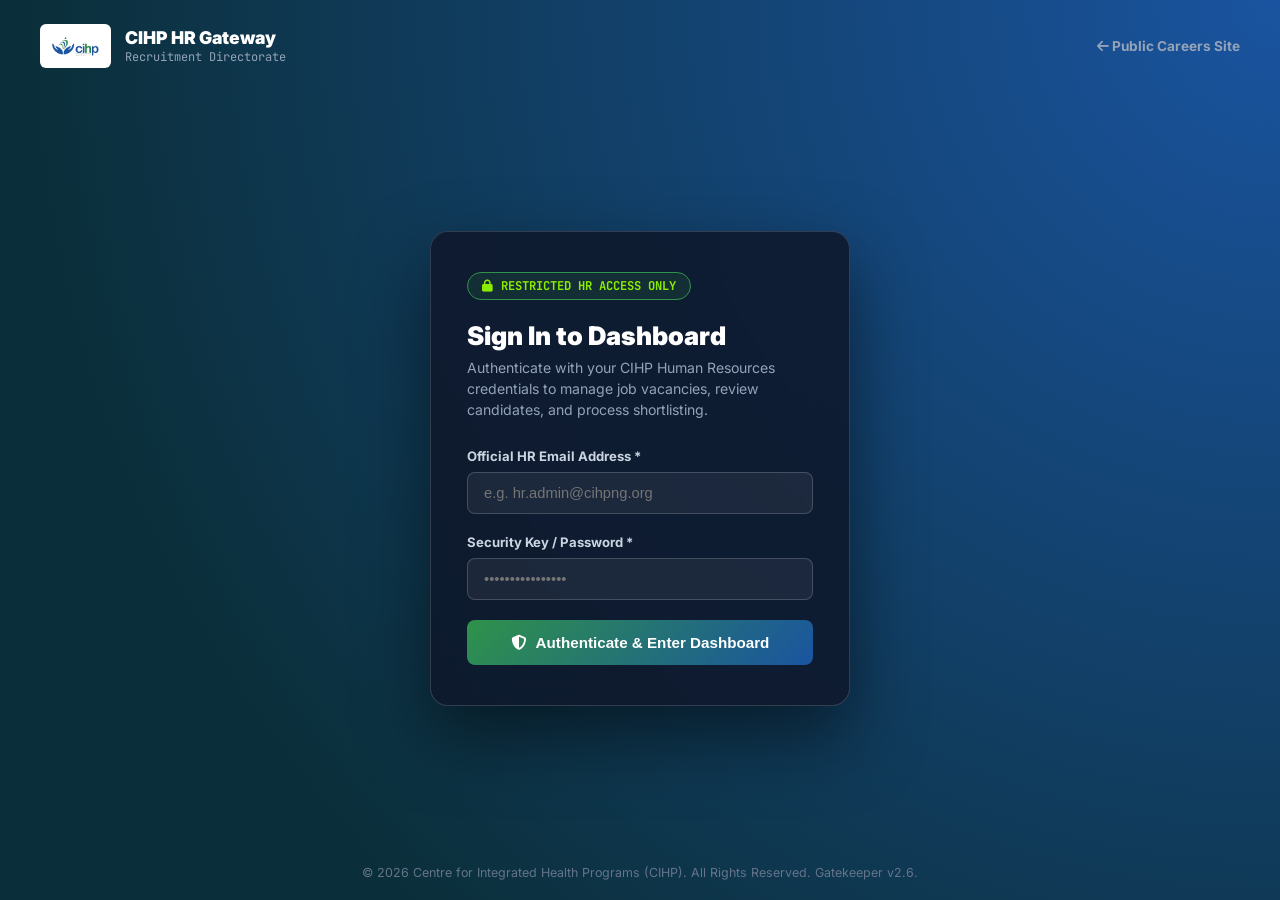
<file: hr_login.html>
<!DOCTYPE html>
<html lang="en">

<head>
  <meta charset="utf-8" />
  <meta name="viewport" content="width=device-width, initial-scale=1.0" />
  <title>HR Admin Portal Login — Centre for Integrated Health Programs (CIHP)</title>

  <!-- Font Awesome Icons -->
  <link rel="stylesheet" href="https://cdnjs.cloudflare.com/ajax/libs/font-awesome/6.4.0/css/all.min.css">
  <!-- Google Fonts -->
  <link rel="preconnect" href="https://fonts.googleapis.com">
  <link rel="preconnect" href="https://fonts.gstatic.com" crossorigin>
  <link href="https://fonts.googleapis.com/css2?family=Inter:wght@300;400;500;600;700;800;900&family=JetBrains+Mono:wght@400;500;600;700&display=swap" rel="stylesheet">

  <style>
    :root {
      --primary-blue: #1A54A0;
      --primary-blue-dark: #0B2F3A;
      --secondary-green: #2F924A;
      --secondary-green-light: #EBF7EE;
      --accent-lime: #8BED01;
      --accent-ochre: #8BED01;
      --bg-deep: #0B2F3A;
      --border-color: rgba(255, 255, 255, 0.12);
      --text-main: #0B2F3A;
      --text-muted: #385966;
    }

    * { box-sizing: border-box; margin: 0; padding: 0; }
    body {
      font-family: 'Inter', sans-serif;
      background: radial-gradient(circle at top right, #1A54A0, #0B2F3A 80%);
      color: #ffffff;
      min-height: 100vh;
      display: flex;
      flex-direction: column;
      justify-content: space-between;
    }
    .mono { font-family: 'JetBrains Mono', monospace; }

    .login-header {
      padding: 24px 40px;
      display: flex;
      justify-content: space-between;
      align-items: center;
    }
    .brand-box { display: flex; align-items: center; gap: 14px; text-decoration: none; color: #ffffff; }
    .brand-box img { height: 44px; background: #ffffff; padding: 4px 10px; border-radius: 6px; }

    .login-container {
      max-width: 460px;
      width: 100%;
      margin: 40px auto;
      padding: 0 20px;
    }

    .login-card {
      background: rgba(15, 23, 42, 0.85);
      backdrop-filter: blur(20px);
      border: 1px solid rgba(255, 255, 255, 0.15);
      border-radius: 18px;
      padding: 40px 36px;
      box-shadow: 0 30px 70px rgba(0, 0, 0, 0.5);
    }

    .security-badge {
      display: inline-flex;
      align-items: center;
      gap: 8px;
      background: rgba(41, 123, 71, 0.2);
      border: 1px solid var(--secondary-green);
      color: var(--accent-lime);
      padding: 5px 14px;
      border-radius: 50px;
      font-size: 0.76rem;
      font-weight: 700;
      margin-bottom: 20px;
    }

    .login-title { font-size: 1.6rem; font-weight: 900; margin-bottom: 6px; }
    .login-subtitle { font-size: 0.88rem; color: #94a3b8; margin-bottom: 28px; line-height: 1.5; }

    .form-group { margin-bottom: 20px; }
    .form-label { display: block; font-size: 0.82rem; font-weight: 700; color: #cbd5e1; margin-bottom: 8px; }
    .form-input {
      width: 100%;
      padding: 12px 16px;
      background: rgba(255, 255, 255, 0.06);
      border: 1.5px solid rgba(255, 255, 255, 0.18);
      border-radius: 8px;
      color: #ffffff;
      font-size: 0.92rem;
      transition: all 0.3s ease;
    }
    .form-input:focus {
      outline: none;
      border-color: var(--accent-lime);
      background: rgba(255, 255, 255, 0.12);
      box-shadow: 0 0 15px rgba(139, 237, 1, 0.2);
    }

    .btn-login {
      width: 100%;
      background: linear-gradient(135deg, var(--secondary-green), var(--primary-blue));
      color: #ffffff;
      padding: 14px;
      border-radius: 8px;
      font-size: 0.95rem;
      font-weight: 800;
      border: none;
      cursor: pointer;
      display: flex;
      align-items: center;
      justify-content: center;
      gap: 10px;
      transition: transform 0.2s ease, box-shadow 0.2s ease;
      margin-top: 10px;
    }
    .btn-login:hover {
      transform: translateY(-2px);
      box-shadow: 0 10px 25px rgba(41, 123, 71, 0.4);
    }

    .alert {
      padding: 12px 16px;
      border-radius: 8px;
      font-size: 0.85rem;
      font-weight: 600;
      margin-bottom: 24px;
      display: flex;
      align-items: center;
      gap: 10px;
    }
    .alert-danger { background: rgba(225, 29, 72, 0.2); border: 1px solid #f43f5e; color: #fecdd3; }
    .alert-success { background: rgba(41, 123, 71, 0.2); border: 1px solid #22c55e; color: #bbf7d0; }

    .demo-credentials-box {
      background: rgba(255, 255, 255, 0.05);
      border: 1px dashed rgba(255, 255, 255, 0.2);
      border-radius: 10px;
      padding: 14px;
      margin-top: 24px;
      font-size: 0.78rem;
      color: #94a3b8;
    }
    .demo-credentials-box strong { color: #ffffff; }

    .quick-fill-btn {
      background: rgba(139, 237, 1, 0.15);
      color: var(--accent-lime);
      border: 1px solid rgba(139, 237, 1, 0.4);
      padding: 4px 10px;
      border-radius: 4px;
      font-size: 0.72rem;
      font-weight: 700;
      cursor: pointer;
      margin-top: 8px;
      display: inline-block;
    }

    footer {
      text-align: center;
      padding: 20px;
      font-size: 0.78rem;
      color: #64748b;
    }
  </style>
</head>

<body>

  <header class="login-header">
    <a href="careers.html" class="brand-box">
      <img src="img/cihp logo vector transparent coloured (1).png" alt="CIHP Logo" />
      <div>
        <div style="font-weight: 900; font-size: 1.1rem; line-height: 1.2;">CIHP HR Gateway</div>
        <div style="font-size: 0.75rem; color: #94a3b8;" class="mono">Recruitment Directorate</div>
      </div>
    </a>
    <a href="careers.html" style="color: #94a3b8; text-decoration: none; font-size: 0.85rem; font-weight: 700;"><i class="fa-solid fa-arrow-left"></i> Public Careers Site</a>
  </header>

  <main class="login-container">
    <div class="login-card">

      <div class="security-badge mono">
        <i class="fa-solid fa-lock"></i> RESTRICTED HR ACCESS ONLY
      </div>

      <h1 class="login-title">Sign In to Dashboard</h1>
      <p class="login-subtitle">Authenticate with your CIHP Human Resources credentials to manage job vacancies, review candidates, and process shortlisting.</p>

      <form action="hr_dashboard.html" method="GET">
        <div class="form-group">
          <label class="form-label">Official HR Email Address *</label>
          <input type="email" name="email" id="inputEmail" required class="form-input" placeholder="e.g. hr.admin@cihpng.org" autocomplete="email" />
        </div>

        <div class="form-group">
          <label class="form-label">Security Key / Password *</label>
          <input type="password" name="password" id="inputPassword" required class="form-input" placeholder="••••••••••••••••" />
        </div>

        <button type="submit" class="btn-login">
          <i class="fa-solid fa-shield-halved"></i> Authenticate & Enter Dashboard
        </button>
      </form>

    </div>
  </main>

  <footer>
    &copy; 2026 Centre for Integrated Health Programs (CIHP). All Rights Reserved. Gatekeeper v2.6.
  </footer>

  <script>
    function autoFillDemo() {
      document.getElementById('inputEmail').value = 'hr.admin@cihpng.org';
      document.getElementById('inputPassword').value = 'CIHP@Recruitment2026!';
    }
  </script>
</body>

</html>
</file>
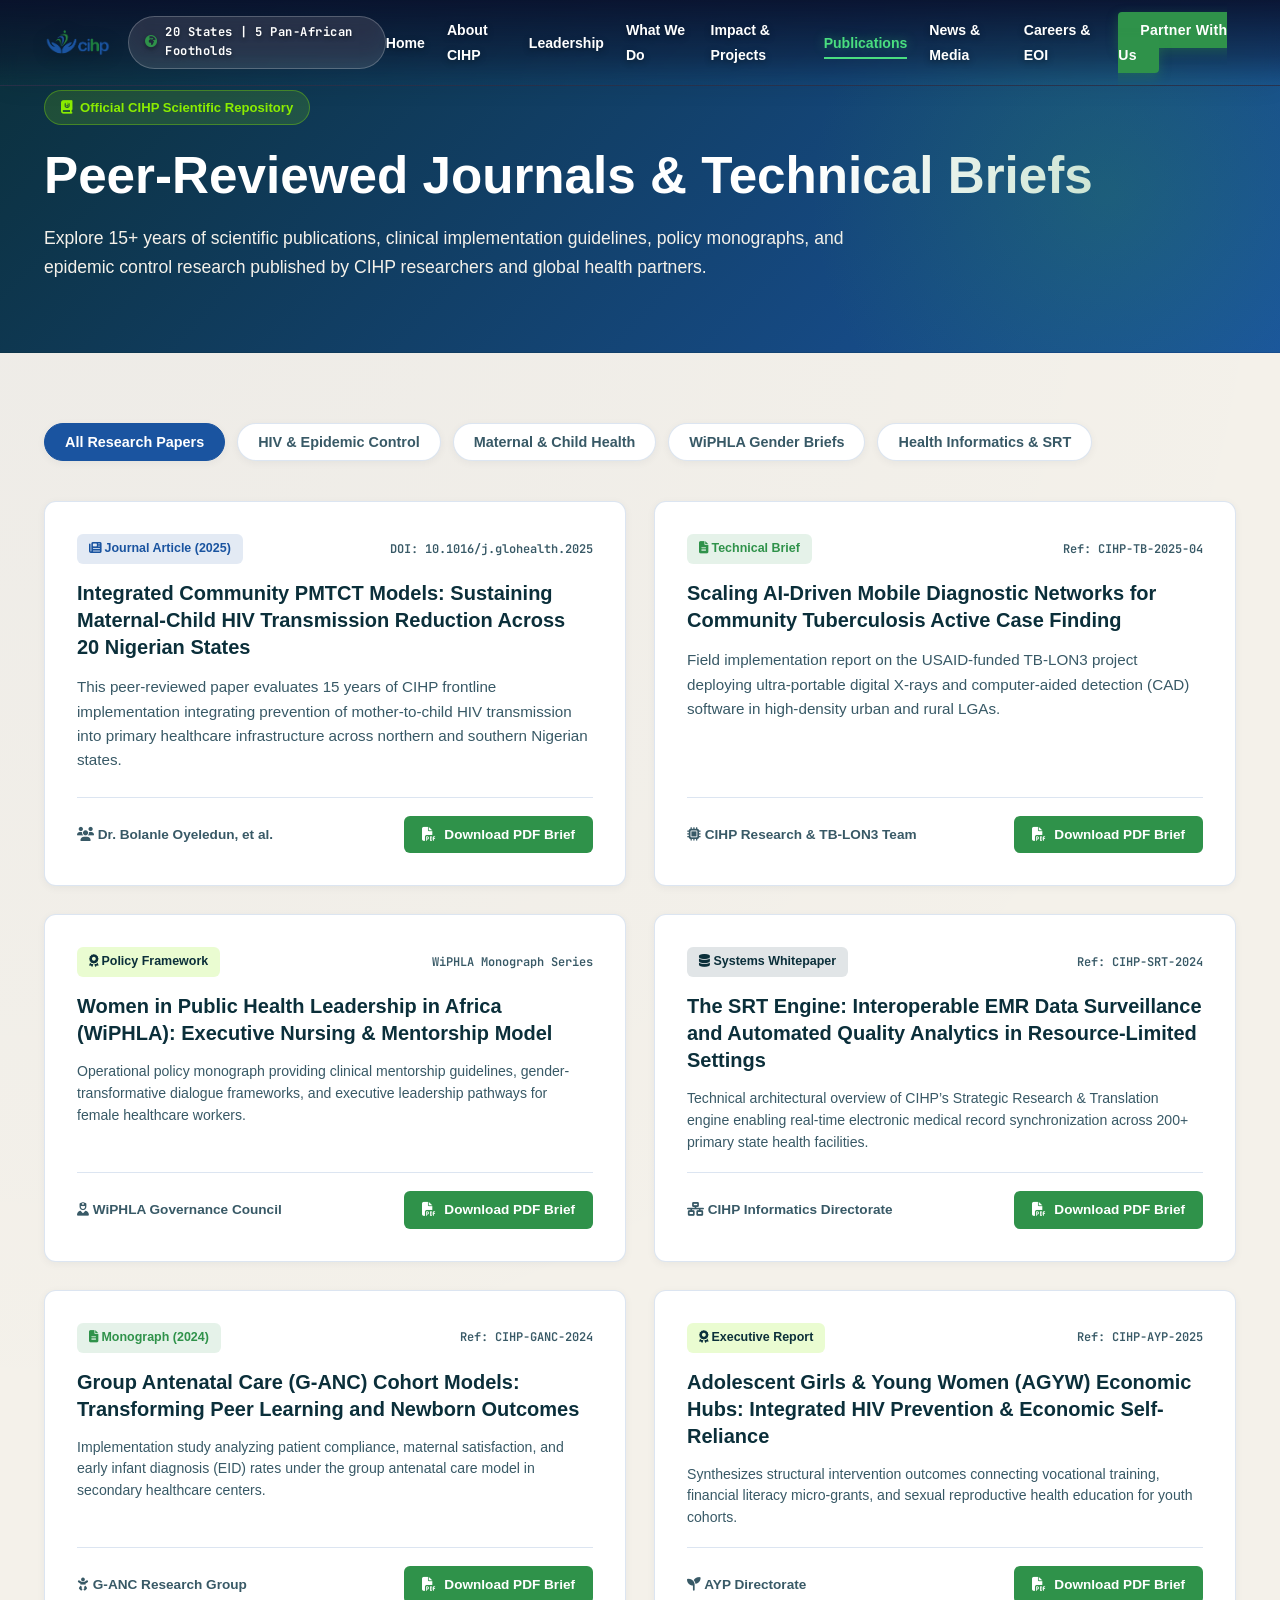
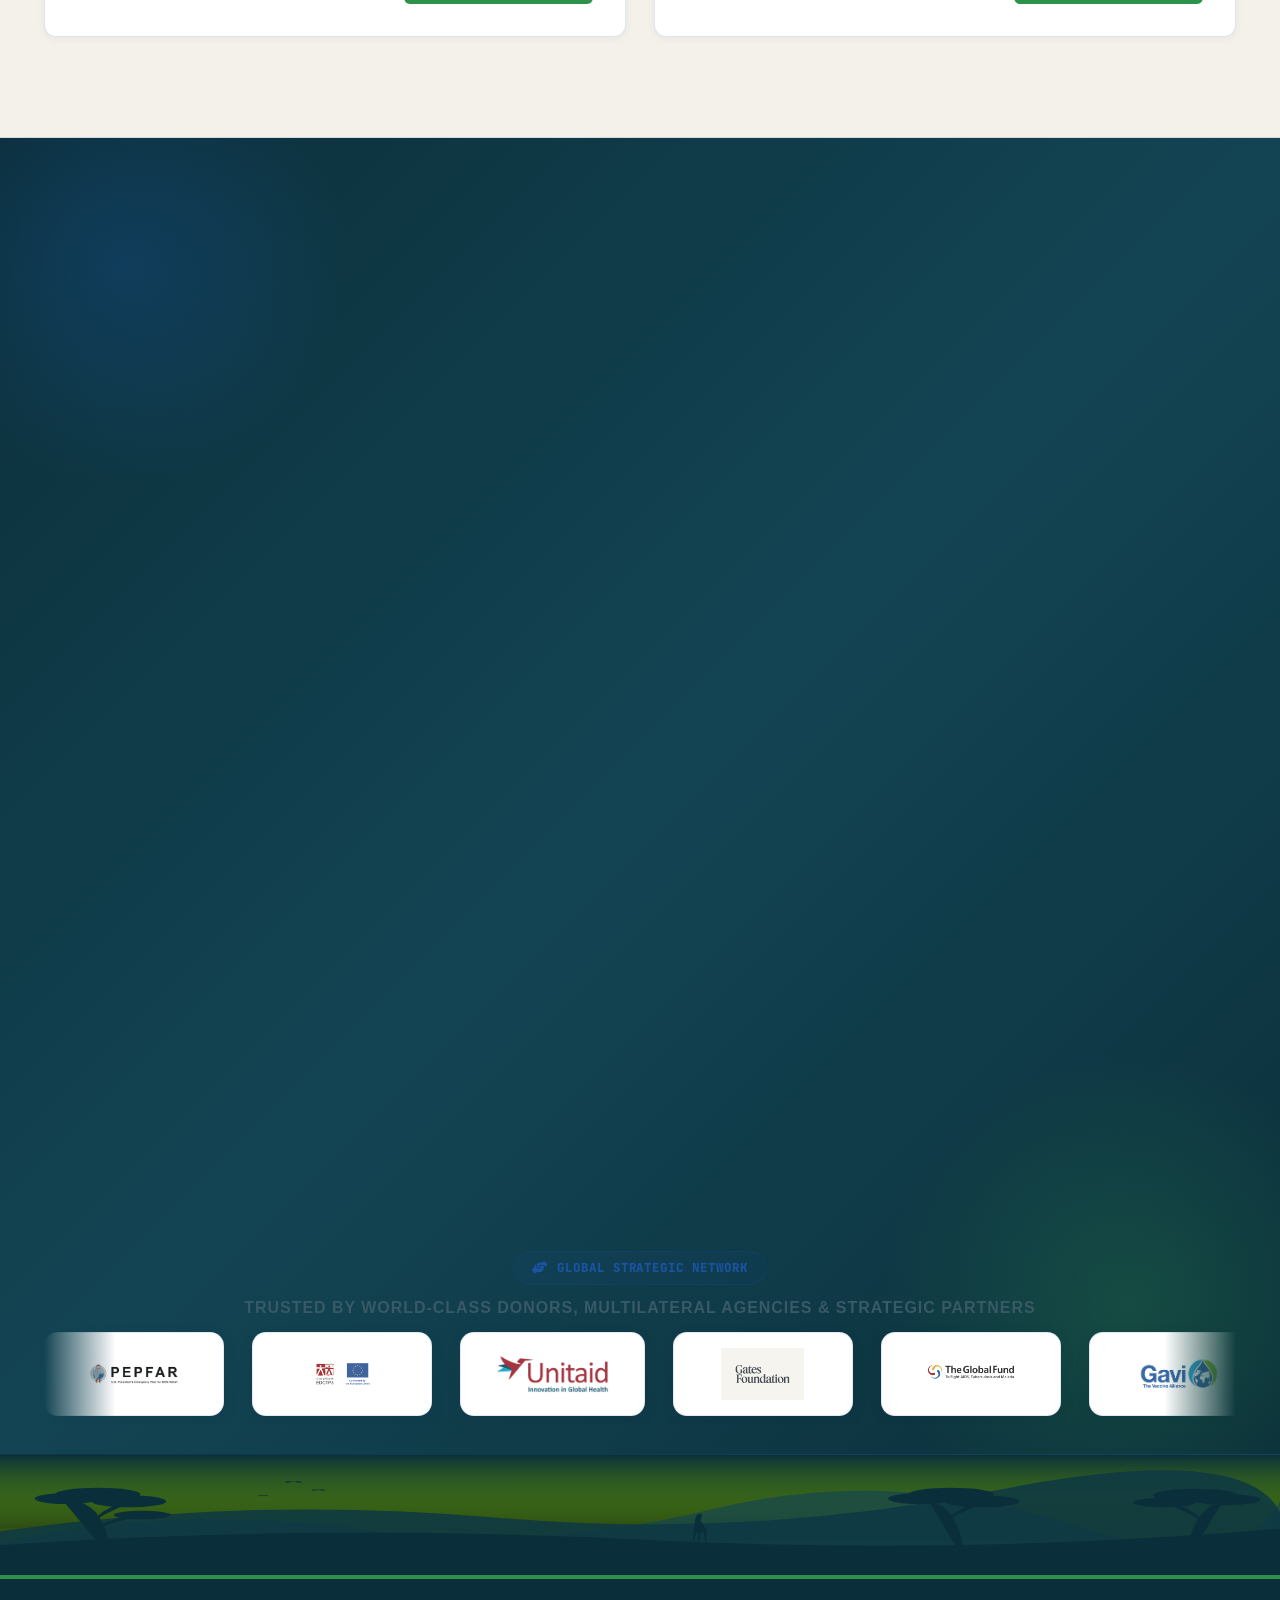
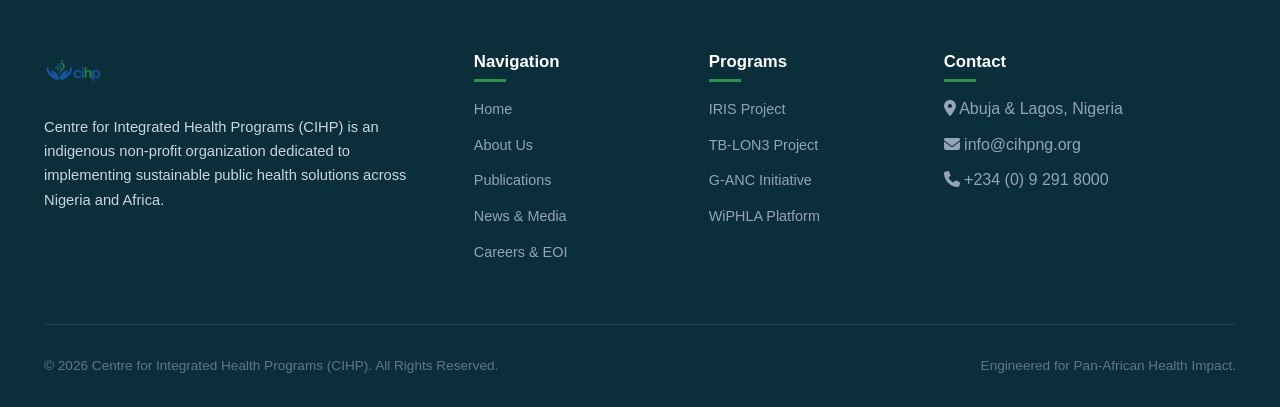
<file: publications.html>
<!DOCTYPE html>
<html lang="en">

<head>
  <meta charset="UTF-8" />
  <meta name="viewport" content="width=device-width, initial-scale=1.0" />
  <title>CIHP | Scientific Publications & Research Repository</title>
  <meta name="description"
    content="Explore peer-reviewed journal publications, clinical guidelines, and policy briefs produced by CIHP public health researchers and frontline teams across 20 Nigerian states." />

  <!-- Favicon -->
  <link rel="icon" type="image/x-icon" href="img/favicon.ico" />

  <!-- Google Fonts & FontAwesome Icons -->
  <link rel="preconnect" href="https://fonts.googleapis.com" />
  <link rel="preconnect" href="https://fonts.gstatic.com" crossorigin />
  <link
    href="https://fonts.googleapis.com/css2?family=Plus+Jakarta+Sans:wght@400;500;600;700;800;900&family=JetBrains+Mono:wght@500;700&display=swap"
    rel="stylesheet" />
  <link rel="stylesheet" href="https://cdnjs.cloudflare.com/ajax/libs/font-awesome/6.4.0/css/all.min.css" />

  <!-- AOS Animation CSS -->
  <link href="https://unpkg.com/aos@2.3.1/dist/aos.css" rel="stylesheet" />

  <style>
    /* ==========================================================================
       CSS VARIABLES & GLOBAL RESET
       ========================================================================== */
    :root {
      /* Brand Color Palette - Official CIHP Color Palette */
      --primary-blue: #1A54A0;           /* CIHP Health Blue */
      --primary-blue-dark: #0B2F3A;      /* Dark Teal (Neutral Dark) */
      --primary-blue-light: #2C6EC7;     /* Light CIHP Health Blue */
      --secondary-green: #2F924A;        /* Forest Green */
      --secondary-green-dark: #1E6331;   /* Dark Forest Green */
      --secondary-green-light: #EBF7EE;  /* Light Forest Green Tint */
      --accent-lime: #8BED01;             /* Lime Green Accent */
      --accent-gold: #8BED01;             /* Map accent-gold to Lime Green Accent */
      --neutral-dark: #0B2F3A;           /* Dark Teal */
      --neutral-light: #F4F1EA;          /* Bleached Grey */
      --bg-surface: #F4F1EA;             /* Bleached Grey page background */
      --bg-card: #ffffff;
      --bg-dark: #0B2F3A;
      --border-color: rgba(26, 84, 160, 0.15);
      --text-main: #0B2F3A;              /* Dark Teal high-contrast typography */
      --text-muted: #385966;             /* Muted Dark Teal */
      --radius-sm: 8px;
      --radius-md: 14px;
      --radius-lg: 24px;
      --shadow-sm: 0 4px 12px rgba(11, 47, 58, 0.04);
      --shadow-md: 0 10px 30px rgba(26, 84, 160, 0.08);
      --shadow-lg: 0 20px 40px rgba(11, 47, 58, 0.12);
    }

    * {
      margin: 0;
      padding: 0;
      box-sizing: border-box;
    }

    body {
      font-family: 'Plus Jakarta Sans', sans-serif;
      background-color: var(--bg-surface);
      color: var(--text-main);
      line-height: 1.6;
      overflow-x: hidden;
    }

    .container {
      max-width: 1280px;
      margin: 0 auto;
      padding: 0 24px;
    }

    .mono {
      font-family: 'JetBrains Mono', monospace;
    }

    /* ==========================================================================
       NAVIGATION BAR
       ========================================================================== */
    .navbar {
      position: sticky;
      top: 0;
      left: 0;
      width: 100%;
      background: #ffffff;
      backdrop-filter: blur(16px);
      border-bottom: 3px solid var(--primary-blue);
      display: flex;
      justify-content: space-between;
      align-items: center;
      padding: 14px 44px;
      z-index: 10000;
      box-shadow: 0 4px 20px rgba(15, 23, 42, 0.06);
    }

    .brand-logo {
      display: flex;
      align-items: center;
      gap: 16px;
      text-decoration: none;
    }

    .brand-logo img {
      height: 46px;
      width: auto;
    }

    .presence-badge {
      font-size: 0.76rem;
      font-weight: 700;
      background: rgba(41, 123, 71, 0.08);
      color: var(--secondary-green-dark);
      padding: 5px 12px;
      border-radius: 50px;
      border: 1px solid rgba(41, 123, 71, 0.2);
    }

    .nav-links {
      display: flex;
      align-items: center;
      gap: 28px;
      list-style: none;
    }

    .nav-links a {
      text-decoration: none;
      color: var(--text-main);
      font-weight: 600;
      font-size: 0.92rem;
      transition: color 0.2s ease;
    }

    .nav-links a:hover,
    .nav-links a.active {
      color: var(--primary-blue);
    }

    .btn-nav {
      background: var(--primary-blue);
      color: #ffffff !important;
      padding: 10px 22px;
      border-radius: 50px;
      font-weight: 700;
      box-shadow: 0 4px 14px rgba(26, 84, 160, 0.25);
      transition: transform 0.2s ease, background 0.2s ease;
    }

    .btn-nav:hover {
      background: var(--primary-blue-dark);
      transform: translateY(-1px);
    }

    .mobile-menu-toggle {
      display: none;
      background: none;
      border: none;
      font-size: 1.5rem;
      color: var(--primary-blue-dark);
      cursor: pointer;
    }

    /* ==========================================================================
       HERO BANNER
       ========================================================================== */
    .pub-hero-section {
      background: linear-gradient(135deg, var(--neutral-dark) 0%, var(--primary-blue) 100%);
      color: #ffffff;
      padding: 90px 0 70px;
      position: relative;
      overflow: hidden;
    }

    .pub-hero-section::before {
      content: '';
      position: absolute;
      top: -30%;
      right: -10%;
      width: 600px;
      height: 600px;
      background: radial-gradient(circle, rgba(47, 146, 74, 0.25) 0%, transparent 70%);
      pointer-events: none;
    }

    .pub-eyebrow {
      display: inline-flex;
      align-items: center;
      gap: 8px;
      background: rgba(139, 237, 1, 0.15);
      border: 1px solid rgba(139, 237, 1, 0.35);
      color: var(--accent-lime);
      padding: 6px 16px;
      border-radius: 50px;
      font-size: 0.82rem;
      font-weight: 700;
      margin-bottom: 20px;
    }

    .pub-hero-title {
      font-size: clamp(2.2rem, 4vw, 3.2rem);
      font-weight: 900;
      line-height: 1.2;
      margin-bottom: 18px;
    }

    .pub-hero-desc {
      font-size: 1.1rem;
      color: var(--neutral-light);
      max-width: 800px;
      line-height: 1.65;
    }

    /* ==========================================================================
       FILTER BAR & REPOSITORY GRID
       ========================================================================== */
    .pub-main-section {
      padding: 70px 0 100px;
    }

    .filter-category-bar {
      display: flex;
      gap: 12px;
      flex-wrap: wrap;
      margin-bottom: 40px;
    }

    .filter-chip {
      background: var(--bg-surface);
      border: 1px solid var(--border-color);
      padding: 10px 20px;
      border-radius: 50px;
      font-size: 0.9rem;
      font-weight: 700;
      color: var(--text-muted);
      cursor: pointer;
      transition: all 0.2s ease;
      box-shadow: var(--shadow-sm);
    }

    .filter-chip:hover,
    .filter-chip.active {
      background: var(--primary-blue);
      color: #ffffff;
      border-color: var(--primary-blue);
    }

    .pub-cards-grid {
      display: grid;
      grid-template-columns: repeat(2, 1fr);
      gap: 28px;
    }

    @media (max-width: 992px) {
      .pub-cards-grid {
        grid-template-columns: 1fr;
      }
    }

    .pub-card {
      background: #ffffff;
      border: 1px solid var(--border-color);
      border-radius: var(--radius-md);
      padding: 32px;
      display: flex;
      flex-direction: column;
      justify-content: space-between;
      box-shadow: var(--shadow-sm);
      transition: transform 0.25 ease, box-shadow 0.25s ease;
    }

    .pub-card:hover {
      transform: translateY(-4px);
      box-shadow: var(--shadow-md);
      border-color: rgba(26, 84, 160, 0.3);
    }

    .pub-card-header {
      display: flex;
      justify-content: space-between;
      align-items: center;
      margin-bottom: 16px;
    }

    .type-pill {
      font-size: 0.78rem;
      font-weight: 700;
      padding: 5px 12px;
      border-radius: 6px;
    }

    .type-journal { background: rgba(26, 84, 160, 0.12); color: var(--primary-blue); }
    .type-brief { background: rgba(47, 146, 74, 0.12); color: var(--secondary-green); }
    .type-framework { background: rgba(139, 237, 1, 0.18); color: var(--neutral-dark); }
    .type-tech { background: rgba(11, 47, 58, 0.12); color: var(--neutral-dark); }

    .doi-badge {
      font-size: 0.75rem;
      color: var(--text-muted);
      font-weight: 600;
    }

    .pub-title {
      font-size: 1.25rem;
      font-weight: 800;
      color: var(--primary-blue-dark);
      line-height: 1.35;
      margin-bottom: 14px;
    }

    .pub-abstract {
      font-size: 0.95rem;
      color: var(--text-muted);
      line-height: 1.6;
      margin-bottom: 24px;
    }

    .pub-footer {
      display: flex;
      justify-content: space-between;
      align-items: center;
      padding-top: 18px;
      border-top: 1px solid var(--border-color);
      font-size: 0.85rem;
    }

    .pub-author-name {
      color: var(--text-muted);
      font-weight: 700;
    }

    .btn-download-pdf {
      background: var(--secondary-green);
      color: #ffffff;
      text-decoration: none;
      padding: 8px 18px;
      border-radius: 6px;
      font-weight: 700;
      font-size: 0.85rem;
      transition: background 0.2s ease;
      display: inline-flex;
      align-items: center;
      gap: 8px;
    }

    .btn-download-pdf:hover {
      background: var(--secondary-green-dark);
    }



    /* Executive Conversion Card Banner */
    .executive-conversion-card {
      background: linear-gradient(135deg, var(--neutral-dark) 0%, var(--primary-blue) 65%, var(--neutral-dark) 100%);
      border: 1px solid rgba(139, 237, 1, 0.35);
      border-radius: var(--radius-lg);
      padding: 36px 32px;
      color: #ffffff;
      box-shadow: 0 25px 50px rgba(0, 0, 0, 0.35);
      position: relative;
      overflow: hidden;
      margin-bottom: 20px;
    }

    .executive-conversion-card::after {
      content: '';
      position: absolute;
      bottom: -30%;
      right: -10%;
      width: 450px;
      height: 450px;
      background: radial-gradient(circle, rgba(139, 237, 1, 0.18) 0%, transparent 70%);
      pointer-events: none;
    }

    .conversion-card-inner {
      position: relative;
      z-index: 2;
      display: grid;
      grid-template-columns: 1.4fr 1fr;
      gap: 40px;
      align-items: center;
    }

    @media (max-width: 992px) {
      .conversion-card-inner {
        grid-template-columns: 1fr;
        text-align: center;
      }
    }

    .conversion-badge {
      display: inline-flex;
      align-items: center;
      gap: 8px;
      background: rgba(139, 237, 1, 0.15);
      border: 1px solid rgba(139, 237, 1, 0.35);
      color: var(--accent-lime);
      padding: 6px 16px;
      border-radius: 50px;
      font-size: 0.8rem;
      font-weight: 700;
      margin-bottom: 16px;
    }

    .conversion-title {
      font-size: clamp(1.8rem, 3.2vw, 2.5rem);
      font-weight: 900;
      line-height: 1.25;
      margin-bottom: 14px;
      color: #ffffff;
    }

    .conversion-desc {
      color: var(--neutral-light);
      font-size: 1.02rem;
      line-height: 1.65;
      margin-bottom: 24px;
    }

    .conversion-contact-chips {
      display: flex;
      flex-wrap: wrap;
      gap: 16px;
      font-size: 0.85rem;
      color: var(--neutral-light);
    }

    .contact-chip {
      display: inline-flex;
      align-items: center;
      gap: 6px;
    }

    .contact-chip i {
      color: var(--accent-lime);
    }

    .conversion-action-group {
      display: flex;
      flex-direction: column;
      gap: 14px;
      justify-content: center;
    }

    .btn-conversion-emerald {
      background: var(--secondary-green);
      color: #ffffff;
      text-decoration: none;
      padding: 16px 28px;
      border-radius: 50px;
      font-weight: 800;
      font-size: 0.95rem;
      text-align: center;
      box-shadow: 0 10px 25px rgba(41, 123, 71, 0.4);
      transition: all 0.25s ease;
      display: inline-flex;
      align-items: center;
      justify-content: center;
      gap: 10px;
    }

    .btn-conversion-emerald:hover {
      background: var(--secondary-green-dark);
      transform: translateY(-2px);
      box-shadow: 0 14px 30px rgba(41, 123, 71, 0.5);
    }

    .btn-conversion-secondary {
      background: rgba(255, 255, 255, 0.1);
      border: 1px solid rgba(255, 255, 255, 0.25);
      color: #ffffff;
      text-decoration: none;
      padding: 14px 28px;
      border-radius: 50px;
      font-weight: 700;
      font-size: 0.9rem;
      text-align: center;
      transition: all 0.25s ease;
      display: inline-flex;
      align-items: center;
      justify-content: center;
      gap: 8px;
    }

    .btn-conversion-secondary:hover {
      background: rgba(255, 255, 255, 0.2);
      border-color: #ffffff;
    }

    /* Partner Marquee Continuous Slider */
    .partner-marquee-container {
      width: 100%;
      overflow: hidden;
      position: relative;
      padding: 8px 0;
      background: transparent;
      border: none;
    }

    .partner-marquee-header {
      text-align: center;
      margin-bottom: 12px;
    }

    .partner-marquee-track {
      display: flex;
      width: max-content;
      gap: 20px;
      animation: marqueeScroll 35s linear infinite;
    }

    .partner-marquee-track:hover {
      animation-play-state: paused;
    }

    .partner-logo-card {
      display: inline-flex;
      align-items: center;
      justify-content: center;
      background: #ffffff;
      border: 1px solid rgba(255, 255, 255, 0.2);
      border-radius: var(--radius-md);
      padding: 8px 18px;
      box-shadow: 0 4px 20px rgba(0, 0, 0, 0.25);
      transition: all 0.3s ease;
      cursor: pointer;
    }

    .partner-logo-card img {
      height: 42px;
      width: auto;
      display: block;
      object-fit: contain;
      transition: transform 0.3s ease;
    }

    .partner-logo-card:hover {
      transform: translateY(-4px) scale(1.04);
      box-shadow: 0 10px 30px rgba(74, 222, 128, 0.35);
      border-color: rgba(74, 222, 128, 0.6);
    }

    .partner-logo-pill {
      display: inline-flex;
      align-items: center;
      gap: 12px;
      background: rgba(255, 255, 255, 0.07);
      border: 1px solid rgba(255, 255, 255, 0.15);
      backdrop-filter: blur(8px);
      -webkit-backdrop-filter: blur(8px);
      padding: 12px 24px;
      border-radius: 50px;
      color: #ffffff;
      font-weight: 700;
      font-size: 0.9rem;
      white-space: nowrap;
      transition: all 0.25s ease;
      box-shadow: 0 4px 15px rgba(0, 0, 0, 0.2);
    }

    .partner-logo-pill:hover {
      background: rgba(41, 123, 71, 0.3);
      border-color: rgba(74, 222, 128, 0.5);
      transform: translateY(-2px);
      box-shadow: 0 8px 20px rgba(41, 123, 71, 0.3);
    }

    .partner-logo-icon {
      width: 32px;
      height: 32px;
      border-radius: 50%;
      background: rgba(255, 255, 255, 0.15);
      display: flex;
      align-items: center;
      justify-content: center;
      color: var(--accent-lime);
      font-size: 0.95rem;
    }

    @keyframes marqueeScroll {
      0% {
        transform: translateX(0);
      }
      100% {
        transform: translateX(-50%);
      }
    }

    /* ==========================================================================
       FOOTER
       ========================================================================== */
    .footer-section {
      background: var(--neutral-dark);
      color: #94a3b8;
      padding: 70px 0 30px;
    }

    .footer-grid {
      display: grid;
      grid-template-columns: 2fr 1fr 1fr 1fr;
      gap: 40px;
      margin-bottom: 50px;
    }

    .footer-brand p {
      font-size: 0.92rem;
      line-height: 1.6;
      margin-top: 16px;
    }

    .footer-col h4 {
      color: #ffffff;
      font-size: 1rem;
      margin-bottom: 18px;
    }

    .footer-col ul {
      list-style: none;
    }

    .footer-col ul li {
      margin-bottom: 10px;
    }

    .footer-col ul a {
      color: #94a3b8;
      text-decoration: none;
      font-size: 0.9rem;
      transition: color 0.2s ease;
    }

    .footer-col ul a:hover {
      color: #ffffff;
    }

    .footer-bottom {
      border-top: 1px solid rgba(255, 255, 255, 0.1);
      padding-top: 24px;
      display: flex;
      justify-content: space-between;
      font-size: 0.85rem;
    }
  </style>
  <link rel="stylesheet" href="css/style.css" />
</head>

<body>

  <!-- ==================== STICKY EXECUTIVE NAVBAR ==================== -->
  <nav class="navbar">
    <a href="index.html" class="brand-logo">
      <img src="img/cihp logo vector transparent coloured (1).png" alt="CIHP Logo" />
      <div class="presence-badge mono">
        <i class="fa-solid fa-earth-africa" style="color: var(--secondary-green);"></i> 20 States | 5 Pan-African Footholds
      </div>
    </a>

    <button class="mobile-menu-toggle" aria-label="Toggle navigation">
      <i class="fa-solid fa-bars"></i>
    </button>

    <ul class="nav-links">
      <li><a href="index.html">Home</a></li>
      <li><a href="about.html">About CIHP</a></li>
      <li><a href="about.html#leadership">Leadership</a></li>
      <li><a href="index.html#what-we-do">What We Do</a></li>
      <li><a href="index.html#impact">Impact & Projects</a></li>
      <li><a href="publications.html" class="active">Publications</a></li>
      <li><a href="news.html">News & Media</a></li>
      <li><a href="careers.html">Careers & EOI</a></li>
      <li><a href="contact.html" class="btn-nav">Partner With Us</a></li>
    </ul>
  </nav>

  <!-- ==================== HERO BANNER SECTION ==================== -->
  <section class="pub-hero-section">
    <div class="container">
      <div class="pub-eyebrow">
        <i class="fa-solid fa-book-journal-whills"></i> Official CIHP Scientific Repository
      </div>
      <h1 class="pub-hero-title">
        Peer-Reviewed Journals & Technical Briefs
      </h1>
      <p class="pub-hero-desc">
        Explore 15+ years of scientific publications, clinical implementation guidelines, policy monographs, and epidemic control research published by CIHP researchers and global health partners.
      </p>
    </div>
  </section>

  <!-- ==================== REPOSITORY MAIN SECTION ==================== -->
  <section class="pub-main-section">
    <div class="container">

      <!-- Category Filters -->
      <div class="filter-category-bar">
        <button class="filter-chip active" onclick="filterPubs('all', this)">All Research Papers</button>
        <button class="filter-chip" onclick="filterPubs('epidemic', this)">HIV & Epidemic Control</button>
        <button class="filter-chip" onclick="filterPubs('maternal', this)">Maternal & Child Health</button>
        <button class="filter-chip" onclick="filterPubs('wiphla', this)">WiPHLA Gender Briefs</button>
        <button class="filter-chip" onclick="filterPubs('informatics', this)">Health Informatics & SRT</button>
      </div>

      <!-- Publication Cards Grid -->
      <div class="pub-cards-grid">

        <!-- Card 1 -->
        <div class="pub-card" data-category="epidemic">
          <div>
            <div class="pub-card-header">
              <span class="type-pill type-journal"><i class="fa-solid fa-newspaper"></i> Journal Article (2025)</span>
              <span class="doi-badge mono">DOI: 10.1016/j.glohealth.2025</span>
            </div>
            <h2 class="pub-title">Integrated Community PMTCT Models: Sustaining Maternal-Child HIV Transmission Reduction Across 20 Nigerian States</h2>
            <p class="pub-abstract">
              This peer-reviewed paper evaluates 15 years of CIHP frontline implementation integrating prevention of mother-to-child HIV transmission into primary healthcare infrastructure across northern and southern Nigerian states.
            </p>
          </div>
          <div class="pub-footer">
            <span class="pub-author-name"><i class="fa-solid fa-users"></i> Dr. Bolanle Oyeledun, et al.</span>
            <a href="news.html" class="btn-download-pdf"><i class="fa-solid fa-file-pdf"></i> Download PDF Brief</a>
          </div>
        </div>

        <!-- Card 2 -->
        <div class="pub-card" data-category="epidemic">
          <div>
            <div class="pub-card-header">
              <span class="type-pill type-brief"><i class="fa-solid fa-file-lines"></i> Technical Brief</span>
              <span class="doi-badge mono">Ref: CIHP-TB-2025-04</span>
            </div>
            <h2 class="pub-title">Scaling AI-Driven Mobile Diagnostic Networks for Community Tuberculosis Active Case Finding</h2>
            <p class="pub-abstract">
              Field implementation report on the USAID-funded TB-LON3 project deploying ultra-portable digital X-rays and computer-aided detection (CAD) software in high-density urban and rural LGAs.
            </p>
          </div>
          <div class="pub-footer">
            <span class="pub-author-name"><i class="fa-solid fa-microchip"></i> CIHP Research & TB-LON3 Team</span>
            <a href="news.html" class="btn-download-pdf"><i class="fa-solid fa-file-pdf"></i> Download PDF Brief</a>
          </div>
        </div>

        <!-- Card 3 -->
        <div class="pub-card" data-category="wiphla">
          <div>
            <div class="pub-card-header">
              <span class="type-pill type-framework"><i class="fa-solid fa-award"></i> Policy Framework</span>
              <span class="doi-badge mono">WiPHLA Monograph Series</span>
            </div>
            <h2 class="pub-title">Women in Public Health Leadership in Africa (WiPHLA): Executive Nursing & Mentorship Model</h2>
            <p class="pub-card-abstract">
              Operational policy monograph providing clinical mentorship guidelines, gender-transformative dialogue frameworks, and executive leadership pathways for female healthcare workers.
            </p>
          </div>
          <div class="pub-footer">
            <span class="pub-author-name"><i class="fa-solid fa-user-nurse"></i> WiPHLA Governance Council</span>
            <a href="news.html" class="btn-download-pdf"><i class="fa-solid fa-file-pdf"></i> Download PDF Brief</a>
          </div>
        </div>

        <!-- Card 4 -->
        <div class="pub-card" data-category="informatics">
          <div>
            <div class="pub-card-header">
              <span class="type-pill type-tech"><i class="fa-solid fa-database"></i> Systems Whitepaper</span>
              <span class="doi-badge mono">Ref: CIHP-SRT-2024</span>
            </div>
            <h2 class="pub-title">The SRT Engine: Interoperable EMR Data Surveillance and Automated Quality Analytics in Resource-Limited Settings</h2>
            <p class="pub-card-abstract">
              Technical architectural overview of CIHP’s Strategic Research & Translation engine enabling real-time electronic medical record synchronization across 200+ primary state health facilities.
            </p>
          </div>
          <div class="pub-footer">
            <span class="pub-author-name"><i class="fa-solid fa-network-wired"></i> CIHP Informatics Directorate</span>
            <a href="news.html" class="btn-download-pdf"><i class="fa-solid fa-file-pdf"></i> Download PDF Brief</a>
          </div>
        </div>

        <!-- Card 5 -->
        <div class="pub-card" data-category="maternal">
          <div>
            <div class="pub-card-header">
              <span class="type-pill type-brief"><i class="fa-solid fa-file-lines"></i> Monograph (2024)</span>
              <span class="doi-badge mono">Ref: CIHP-GANC-2024</span>
            </div>
            <h2 class="pub-title">Group Antenatal Care (G-ANC) Cohort Models: Transforming Peer Learning and Newborn Outcomes</h2>
            <p class="pub-card-abstract">
              Implementation study analyzing patient compliance, maternal satisfaction, and early infant diagnosis (EID) rates under the group antenatal care model in secondary healthcare centers.
            </p>
          </div>
          <div class="pub-footer">
            <span class="pub-author-name"><i class="fa-solid fa-baby"></i> G-ANC Research Group</span>
            <a href="news.html" class="btn-download-pdf"><i class="fa-solid fa-file-pdf"></i> Download PDF Brief</a>
          </div>
        </div>

        <!-- Card 6 -->
        <div class="pub-card" data-category="wiphla">
          <div>
            <div class="pub-card-header">
              <span class="type-pill type-framework"><i class="fa-solid fa-award"></i> Executive Report</span>
              <span class="doi-badge mono">Ref: CIHP-AYP-2025</span>
            </div>
            <h2 class="pub-title">Adolescent Girls & Young Women (AGYW) Economic Hubs: Integrated HIV Prevention & Economic Self-Reliance</h2>
            <p class="pub-card-abstract">
              Synthesizes structural intervention outcomes connecting vocational training, financial literacy micro-grants, and sexual reproductive health education for youth cohorts.
            </p>
          </div>
          <div class="pub-footer">
            <span class="pub-author-name"><i class="fa-solid fa-seedling"></i> AYP Directorate</span>
            <a href="news.html" class="btn-download-pdf"><i class="fa-solid fa-file-pdf"></i> Download PDF Brief</a>
          </div>
        </div>

      </div>

    </div>
  </section>

  <!-- ==================== PRE-FOOTER EXECUTIVE PARTNERSHIP & TRUST GATEWAY ==================== -->
  <section id="gateway" class="prefooter-gateway-section">
    <div class="container">
      
      <div class="text-center" data-aos="fade-down">
        <span class="section-eyebrow"><i class="fa-solid fa-handshake"></i> Strategic Alignment & Partnership Hub</span>
        <h2 class="section-title">Partner With CIHP for Pan-African Health Impact</h2>
        <p class="section-desc" style="margin-left: auto; margin-right: auto;">
          Connecting international donors, federal & state health ministries, procurement suppliers, and public health talent to co-create sustainable health systems.
        </p>
      </div>

      <!-- 4 Persona Pathway Cards -->
      <div class="partner-pillars-grid">

        <!-- Pillar 1: Donors -->
        <div class="partner-pillar-card pillar-donor" data-aos="fade-up" data-aos-delay="100">
          <div>
            <div class="pillar-card-header">
              <div class="pillar-icon-box"><i class="fa-solid fa-building-columns"></i></div>
              <span class="pillar-badge">Grants & Stewardship</span>
            </div>
            <h3 class="pillar-title">Donors & Multilaterals</h3>
            <p class="pillar-desc">Institutional funding stewardship backed by 15+ years of PEPFAR/CDC & EU compliance mastery and verified financial audit standards.</p>
            <div class="pillar-chips">
              <span class="pillar-chip"><i class="fa-solid fa-check-circle"></i> PEPFAR / CDC</span>
              <span class="pillar-chip"><i class="fa-solid fa-check-circle"></i> EU Audited</span>
            </div>
          </div>
          <a href="contact.html" class="pillar-action-btn">
            <span>Grant Stewardship Brief</span> <i class="fa-solid fa-arrow-right"></i>
          </a>
        </div>

        <!-- Pillar 2: Health Ministries -->
        <div class="partner-pillar-card pillar-gov" data-aos="fade-up" data-aos-delay="200">
          <div>
            <div class="pillar-card-header">
              <div class="pillar-icon-box"><i class="fa-solid fa-earth-africa"></i></div>
              <span class="pillar-badge">State & Regional MoH</span>
            </div>
            <h3 class="pillar-title">Health Ministries & MoHs</h3>
            <p class="pillar-desc">Direct technical assistance, health infrastructure reinforcement, and systems strengthening across 20 Nigerian states and Pan-Africa.</p>
            <div class="pillar-chips">
              <span class="pillar-chip"><i class="fa-solid fa-check-circle"></i> 20 States</span>
              <span class="pillar-chip"><i class="fa-solid fa-check-circle"></i> Pan-African</span>
            </div>
          </div>
          <a href="about.html#footprint" class="pillar-action-btn">
            <span>Explore Footprint</span> <i class="fa-solid fa-arrow-right"></i>
          </a>
        </div>

        <!-- Pillar 3: Procurement & Vendors -->
        <div class="partner-pillar-card pillar-vendor" data-aos="fade-up" data-aos-delay="300">
          <div>
            <div class="pillar-card-header">
              <div class="pillar-icon-box"><i class="fa-solid fa-boxes-packing"></i></div>
              <span class="pillar-badge">Open Procurement</span>
            </div>
            <h3 class="pillar-title">Suppliers & Open RFPs</h3>
            <p class="pillar-desc">Transparent procurement portal for medical equipment suppliers, pharmaceutical vendors, and IT infrastructure tenders.</p>
            <div class="pillar-chips">
              <span class="pillar-chip"><i class="fa-solid fa-check-circle"></i> Transparent Tenders</span>
              <span class="pillar-chip"><i class="fa-solid fa-check-circle"></i> ISO Standard</span>
            </div>
          </div>
          <a href="contact.html" class="pillar-action-btn">
            <span>Access Vendor Portal</span> <i class="fa-solid fa-arrow-right"></i>
          </a>
        </div>

        <!-- Pillar 4: Talent Network -->
        <div class="partner-pillar-card pillar-talent" data-aos="fade-up" data-aos-delay="400">
          <div>
            <div class="pillar-card-header">
              <div class="pillar-icon-box"><i class="fa-solid fa-user-doctor"></i></div>
              <span class="pillar-badge">Global Roster</span>
            </div>
            <h3 class="pillar-title">Careers & Talent Network</h3>
            <p class="pillar-desc">Join our multidisciplinary team of public health leaders, clinical mentors, epidemiologists, and biomedical data scientists.</p>
            <div class="pillar-chips">
              <span class="pillar-chip"><i class="fa-solid fa-check-circle"></i> Public Health</span>
              <span class="pillar-chip"><i class="fa-solid fa-check-circle"></i> Clinical Roster</span>
            </div>
          </div>
          <a href="careers.html" class="pillar-action-btn">
            <span>Join Talent Roster</span> <i class="fa-solid fa-arrow-right"></i>
          </a>
        </div>

      </div>

      <!-- Executive Conversion Card Banner -->
      <div class="executive-conversion-card" data-aos="zoom-in">
        <div class="conversion-card-inner">
          
          <div>
            <div class="conversion-badge mono">
              <i class="fa-solid fa-shield-halved"></i> AUDITED & COMPLIANCE VALIDATED INSTITUTION
            </div>
            <h3 class="conversion-title">Engineered for Pan-African Health Transformation</h3>
            <p class="conversion-desc">
              Mobilizing 15+ years of indigenous public health delivery, 11M+ beneficiaries reached, and 200+ primary state health facilities supported. Connect with our executive leadership to initiate strategic partnerships.
            </p>
            <div class="conversion-contact-chips">
              <span class="contact-chip"><i class="fa-solid fa-location-dot"></i> HQ: Plot 1129 Kikuyu Close, Wuse 2, Abuja</span>
              <span class="contact-chip"><i class="fa-solid fa-envelope"></i> info@cihpng.org</span>
              <span class="contact-chip"><i class="fa-solid fa-phone"></i> +234 (0) 9 291 8000</span>
            </div>
          </div>

          <div class="conversion-action-group">
            <a href="contact.html" class="btn-conversion-emerald">
              <i class="fa-solid fa-handshake"></i> Initiate Partnership <i class="fa-solid fa-arrow-right"></i>
            </a>
            <a href="publications.html" class="btn-conversion-secondary">
              <i class="fa-solid fa-book-journal-whills"></i> Download Scientific Briefs
            </a>
          </div>

        </div>
      </div>

      <!-- Donor & Partner Moving Marquee Carousel -->
      <div class="partner-marquee-container">
        <div class="partner-marquee-header">
          <div class="partner-marquee-badge">
            <i class="fa-solid fa-handshake-angle"></i> Global Strategic Network
          </div>
          <p class="partner-marquee-title">
            Trusted by World-Class Donors, Multilateral Agencies & Strategic Partners
          </p>
        </div>

        <div class="partner-marquee-track">
          <!-- Set 1 -->
          <div class="partner-logo-card" title="PEPFAR">
            <img src="img/partners/pepfar.jfif" alt="PEPFAR Logo" />
          </div>
          <div class="partner-logo-card" title="European Union">
            <img src="img/partners/European Union.png" alt="European Union Logo" />
          </div>
          <div class="partner-logo-card" title="Unitaid">
            <img src="img/partners/unitaid.png" alt="Unitaid Logo" />
          </div>
          <div class="partner-logo-card" title="Bill & Melinda Gates Foundation">
            <img src="img/partners/gate foundation.png" alt="Bill & Melinda Gates Foundation Logo" />
          </div>
          <div class="partner-logo-card" title="The Global Fund">
            <img src="img/partners/The-Global-Fund-Fighting-against-AIDS-tuberculosis-and-malaria.png"
              alt="The Global Fund Logo" />
          </div>
          <div class="partner-logo-card" title="GAVI Vaccine Alliance">
            <img src="img/partners/gavi.png" alt="GAVI Vaccine Alliance Logo" />
          </div>
          <div class="partner-logo-card" title="World Health Organization">
            <img src="img/partners/who.png" alt="World Health Organization Logo" />
          </div>
          <div class="partner-logo-card" title="Federal Ministry of Health Nigeria">
            <img src="img/partners/federal ministry of health.png"
              alt="Federal Ministry of Health Nigeria Logo" />
          </div>
          <div class="partner-logo-card" title="NACA Nigeria">
            <img src="img/partners/NACA.jpg" alt="NACA Logo" />
          </div>

          <!-- Set 2 (Duplicate for Seamless Loop) -->
          <div class="partner-logo-card" title="PEPFAR">
            <img src="img/partners/pepfar.jfif" alt="PEPFAR Logo" />
          </div>
          <div class="partner-logo-card" title="European Union">
            <img src="img/partners/European Union.png" alt="European Union Logo" />
          </div>
          <div class="partner-logo-card" title="Unitaid">
            <img src="img/partners/unitaid.png" alt="Unitaid Logo" />
          </div>
          <div class="partner-logo-card" title="Bill & Melinda Gates Foundation">
            <img src="img/partners/gate foundation.png" alt="Bill & Melinda Gates Foundation Logo" />
          </div>
          <div class="partner-logo-card" title="The Global Fund">
            <img src="img/partners/The-Global-Fund-Fighting-against-AIDS-tuberculosis-and-malaria.png"
              alt="The Global Fund Logo" />
          </div>
          <div class="partner-logo-card" title="GAVI Vaccine Alliance">
            <img src="img/partners/gavi.png" alt="GAVI Vaccine Alliance Logo" />
          </div>
          <div class="partner-logo-card" title="World Health Organization">
            <img src="img/partners/who.png" alt="World Health Organization Logo" />
          </div>
          <div class="partner-logo-card" title="Federal Ministry of Health Nigeria">
            <img src="img/partners/federal ministry of health.png"
              alt="Federal Ministry of Health Nigeria Logo" />
          </div>
          <div class="partner-logo-card" title="NACA Nigeria">
            <img src="img/partners/NACA.jpg" alt="NACA Logo" />
          </div>
        </div>
      </div>

    </div>
  </section>

  <!-- ==================== FOOTER WITH AFRICAN SAFARI SILHOUETTE ==================== -->
  <div class="footer-safari-silhouette">
    <svg class="footer-landscape-svg" viewBox="0 0 1440 220" fill="none" xmlns="http://www.w3.org/2000/svg"
      preserveAspectRatio="none" style="display: block; width: 100%; height: 120px;">
      <defs>
        <linearGradient id="savannahSky" x1="0%" y1="0%" x2="0%" y2="100%">
          <stop offset="0%" stop-color="#0B2F3A" />
          <stop offset="60%" stop-color="#8BED01" stop-opacity="0.3" />
          <stop offset="100%" stop-color="#0B2F3A" />
        </linearGradient>
      </defs>
      <rect width="1440" height="220" fill="url(#savannahSky)" />

      <!-- Distant Mountain Ranges (Kilimanjaro/Savannah Ridges) -->
      <path d="M0 160 Q 200 90 400 135 T 800 100 T 1200 125 T 1440 85 L 1440 220 L 0 220 Z" fill="#134453"
        fill-opacity="0.65" />
      <path d="M0 140 Q 280 75 560 115 T 1120 65 T 1440 105 L 1440 220 L 0 220 Z" fill="#0e3845" fill-opacity="0.85" />

      <!-- Midground Hills, Acacia Trees & Birds -->
      <g fill="#0B2F3A">
        <!-- Birds taking flight -->
        <path d="M 320 50 Q 325 45 330 50 Q 335 45 340 50 Q 335 52 330 48 Q 325 52 320 50 Z" opacity="0.9" />
        <path d="M 350 65 Q 354 61 358 65 Q 362 61 366 65 Q 362 67 358 63 Q 354 67 350 65 Z" opacity="0.9" />
        <path d="M 290 75 Q 293 72 296 75 Q 299 72 302 75 Q 299 77 296 73 Q 293 77 290 75 Z" opacity="0.8" />

        <!-- Acacia Tree 1 (Left Side) -->
        <path
          d="M 120 180 C 122 150 115 130 110 115 C 105 100 95 90 85 85 C 80 82 75 80 70 82 M 110 115 C 118 102 130 92 145 88 M 115 130 C 125 120 138 115 155 112"
          stroke="#0B2F3A" stroke-width="4" />
        <ellipse cx="75" cy="80" rx="36" ry="10" />
        <ellipse cx="145" cy="85" rx="42" ry="11" />
        <ellipse cx="160" cy="110" rx="32" ry="8" />
        <ellipse cx="110" cy="72" rx="48" ry="12" />

        <!-- Acacia Tree 2 (Center-Right Side) -->
        <path
          d="M 1080 180 C 1082 150 1075 130 1070 115 C 1065 100 1055 90 1045 85 M 1070 115 C 1078 102 1090 92 1105 88"
          stroke="#0B2F3A" stroke-width="4" />
        <ellipse cx="1035" cy="80" rx="36" ry="10" />
        <ellipse cx="1105" cy="85" rx="42" ry="11" />
        <ellipse cx="1070" cy="72" rx="48" ry="12" />

        <!-- Acacia Tree 3 (Far Right Side) -->
        <path
          d="M 1340 180 C 1338 152 1345 132 1350 118 C 1355 102 1365 92 1375 87 M 1350 118 C 1342 105 1330 95 1315 90"
          stroke="#0B2F3A" stroke-width="4" />
        <ellipse cx="1380" cy="82" rx="38" ry="10" />
        <ellipse cx="1310" cy="87" rx="35" ry="9" />
        <ellipse cx="1345" cy="74" rx="48" ry="12" />

        <!-- Giraffe Silhouette Walking Across Savannah -->
        <path
          d="M 780 148 L 782 118 L 784 110 Q 787 105 790 110 L 788 120 L 795 138 L 795 158 L 793 158 L 792 142 L 788 142 L 787 158 L 785 158 L 786 142 L 783 142 L 781 158 L 779 158 Z" />

        <!-- Foreground Terrain Base -->
        <path d="M 0 165 Q 360 125 720 155 T 1440 135 L 1440 220 L 0 220 Z" />
      </g>
    </svg>
  </div>

  <!-- ==================== FOOTER ==================== -->
  <footer class="footer-section">
    <div class="container">
      <div class="footer-grid">
        <div class="footer-brand">
          <img src="img/cihp logo vector transparent coloured (1).png" alt="CIHP Logo" style="height: 42px;" />
          <p>Centre for Integrated Health Programs (CIHP) is an indigenous non-profit organization dedicated to implementing sustainable public health solutions across Nigeria and Africa.</p>
        </div>
        <div class="footer-col">
          <h4>Navigation</h4>
          <ul>
            <li><a href="index.html">Home</a></li>
            <li><a href="about.html">About Us</a></li>
            <li><a href="publications.html">Publications</a></li>
            <li><a href="news.html">News & Media</a></li>
            <li><a href="careers.html">Careers & EOI</a></li>
          </ul>
        </div>
        <div class="footer-col">
          <h4>Programs</h4>
          <ul>
            <li><a href="index.html#impact">IRIS Project</a></li>
            <li><a href="index.html#impact">TB-LON3 Project</a></li>
            <li><a href="index.html#impact">G-ANC Initiative</a></li>
            <li><a href="index.html#innovations">WiPHLA Platform</a></li>
          </ul>
        </div>
        <div class="footer-col">
          <h4>Contact</h4>
          <ul>
            <li><i class="fa-solid fa-location-dot"></i> Abuja & Lagos, Nigeria</li>
            <li><i class="fa-solid fa-envelope"></i> info@cihpng.org</li>
            <li><i class="fa-solid fa-phone"></i> +234 (0) 9 291 8000</li>
          </ul>
        </div>
      </div>
      <div class="footer-bottom">
        <p>&copy; 2026 Centre for Integrated Health Programs (CIHP). All Rights Reserved.</p>
        <p>Engineered for Pan-African Health Impact.</p>
      </div>
    </div>
  </footer>

  <script>
    function filterPubs(cat, btn) {
      document.querySelectorAll('.filter-chip').forEach(b => b.classList.remove('active'));
      btn.classList.add('active');
      document.querySelectorAll('.pub-card').forEach(card => {
        if (cat === 'all' || card.getAttribute('data-category') === cat) {
          card.style.display = 'flex';
        } else {
          card.style.display = 'none';
        }
      });
    }

    // Back to Top button functionality
    document.addEventListener('DOMContentLoaded', () => {
      const backToTopBtn = document.getElementById('backToTop');
      if (backToTopBtn) {
        const toggleBackToTop = () => {
          if (window.scrollY > 300) {
            backToTopBtn.classList.add('active');
          } else {
            backToTopBtn.classList.remove('active');
          }
        };

        window.addEventListener('scroll', toggleBackToTop, { passive: true });
        toggleBackToTop();

        backToTopBtn.addEventListener('click', () => {
          window.scrollTo({
            top: 0,
            behavior: 'smooth'
          });
        });
      }
    });
  </script>

<!-- Back to Top Button -->
<button class="back-to-top" id="backToTop" aria-label="Back to Top" title="Back to Top">
  <i class="fa-solid fa-arrow-up"></i>
</button>
</body>

</html>
</file>
<file: css/style.css>
/* ==========================================================================
       CIHP BRAND DESIGN SYSTEM & DESIGN TOKENS
       ========================================================================== */
    :root {
      /* Brand Color Palette - Official CIHP Color Palette */
      --primary-blue: #1A54A0;           /* CIHP Health Blue */
      --primary-blue-dark: #0B2F3A;      /* Dark Teal (Neutral Dark) */
      --primary-blue-light: #2C6EC7;     /* Light CIHP Health Blue */
      --secondary-green: #2F924A;        /* Forest Green */
      --secondary-green-dark: #1E6331;   /* Dark Forest Green */
      --secondary-green-light: #EBF7EE;  /* Light Forest Green Tint */
      --accent-lime: #8BED01;             /* Lime Green Accent */
      --accent-lime-light: #F4FCE6;       /* Light Lime Green Tint */
      --accent-ochre: #8BED01;           /* Legacy accent map to Lime Green */
      --accent-ochre-light: #F4FCE6;
      --accent-terracotta: #2F924A;

      /* Neutral Color Palette */
      --neutral-dark: #0B2F3A;           /* Dark Teal */
      --neutral-light: #F4F1EA;          /* Bleached Grey */
      --bg-deep: #F4F1EA;                /* Bleached Grey page background */
      --bg-surface: #ffffff;             /* White card surface */
      --bg-muted: #EAE6DD;               /* Subdued Bleached Grey */
      --bg-card: #ffffff;
      --bg-dark: #0B2F3A;                /* Dark Teal for hero/footer/dark sections */

      /* Typography Colors */
      --text-main: #0B2F3A;              /* Dark Teal high-contrast typography */
      --text-muted: #385966;             /* Muted Dark Teal */
      --text-light: #5A7B88;            /* Subdued Dark Teal */
      --text-white: #ffffff;

      /* Borders & Shadows */
      --border-color: rgba(26, 84, 160, 0.15);
      --border-hover: rgba(47, 146, 74, 0.35);
      --shadow-sm: 0 2px 8px rgba(11, 47, 58, 0.05);
      --shadow-md: 0 10px 25px rgba(26, 84, 160, 0.10);
      --shadow-lg: 0 20px 40px rgba(11, 47, 58, 0.15);

      /* Radii */
      --radius-sm: 6px;
      --radius-md: 12px;
      --radius-lg: 18px;
    }

    * {
      box-sizing: border-box;
      margin: 0;
      padding: 0;
    }

    html {
      scroll-behavior: smooth;
    }

    body {
      font-family: 'Inter', -apple-system, BlinkMacSystemFont, "Segoe UI", Roboto, sans-serif;
      background-color: var(--bg-deep);
      color: var(--text-main);
      line-height: 1.6;
      overflow-x: hidden;
      -webkit-font-smoothing: antialiased;
      background-image:
        radial-gradient(circle at 5% 5%, rgba(30, 51, 136, 0.03) 0%, transparent 35%),
        radial-gradient(circle at 95% 95%, rgba(41, 123, 71, 0.03) 0%, transparent 35%);
    }

    .mono {
      font-family: 'JetBrains Mono', monospace;
    }

    /* Container Utility */
    .container {
      max-width: 1240px;
      margin: 0 auto;
      padding: 0 24px;
    }

    /* Buttons */
    .btn-primary {
      background: linear-gradient(135deg, var(--primary-blue), var(--primary-blue-light));
      color: #ffffff;
      padding: 14px 28px;
      border-radius: var(--radius-sm);
      font-size: 0.95rem;
      font-weight: 700;
      text-decoration: none;
      box-shadow: 0 8px 20px rgba(30, 51, 136, 0.22);
      transition: all 0.3s ease;
      display: inline-flex;
      align-items: center;
      gap: 10px;
      border: 1px solid transparent;
      cursor: pointer;
    }

    .btn-primary:hover {
      transform: translateY(-2px);
      box-shadow: 0 12px 28px rgba(30, 51, 136, 0.35);
      background: linear-gradient(135deg, #162668, var(--primary-blue));
    }

    .btn-secondary {
      background: #ffffff;
      color: var(--primary-blue);
      border: 2px solid var(--primary-blue);
      padding: 14px 28px;
      border-radius: var(--radius-sm);
      font-size: 0.95rem;
      font-weight: 700;
      text-decoration: none;
      transition: all 0.3s ease;
      display: inline-flex;
      align-items: center;
      gap: 10px;
      cursor: pointer;
    }

    .btn-secondary:hover {
      background: rgba(30, 51, 136, 0.06);
      transform: translateY(-2px);
    }

    .btn-emerald {
      background: var(--secondary-green);
      color: #ffffff;
      padding: 14px 28px;
      border-radius: var(--radius-sm);
      font-size: 0.95rem;
      font-weight: 700;
      text-decoration: none;
      box-shadow: 0 8px 20px rgba(41, 123, 71, 0.25);
      transition: all 0.3s ease;
      display: inline-flex;
      align-items: center;
      gap: 10px;
      border: none;
      cursor: pointer;
    }

    .btn-emerald:hover {
      background: var(--secondary-green-dark);
      transform: translateY(-2px);
    }

    /* Section Typography */
    section {
      padding: 90px 0;
      border-bottom: 1px solid var(--border-color);
      position: relative;
    }

    .section-eyebrow {
      display: inline-flex;
      align-items: center;
      gap: 8px;
      color: var(--secondary-green);
      font-family: 'JetBrains Mono', monospace;
      font-size: 0.8rem;
      font-weight: 700;
      text-transform: uppercase;
      letter-spacing: 0.08em;
      margin-bottom: 12px;
      background: var(--secondary-green-light);
      padding: 4px 12px;
      border-radius: 50px;
    }

    .section-title {
      font-size: clamp(2rem, 3.8vw, 2.7rem);
      font-weight: 900;
      color: var(--primary-blue-dark);
      letter-spacing: -0.025em;
      margin-bottom: 16px;
      line-height: 1.2;
    }

    .section-desc {
      font-size: 1.1rem;
      color: var(--text-muted);
      max-width: 820px;
      margin-bottom: 44px;
      line-height: 1.7;
    }

    /* Technical Publications Modal Styling */
    .publications-modal-overlay {
      position: fixed;
      top: 0;
      left: 0;
      width: 100vw;
      height: 100vh;
      background: rgba(9, 15, 42, 0.85);
      backdrop-filter: blur(14px);
      -webkit-backdrop-filter: blur(14px);
      z-index: 100000;
      display: none;
      align-items: center;
      justify-content: center;
      padding: 24px;
    }

    .publications-modal-overlay.active {
      display: flex;
    }

    .publications-modal-container {
      background: #ffffff;
      border-radius: var(--radius-lg);
      max-width: 960px;
      width: 100%;
      max-height: 88vh;
      overflow-y: auto;
      box-shadow: 0 25px 60px rgba(0, 0, 0, 0.4);
      border: 1px solid rgba(30, 51, 136, 0.2);
      padding: 40px;
      position: relative;
    }

    .pub-modal-header {
      display: flex;
      justify-content: space-between;
      align-items: flex-start;
      margin-bottom: 24px;
      padding-bottom: 20px;
      border-bottom: 2px solid #f1f5f9;
    }

    .pub-modal-eyebrow {
      color: var(--secondary-green);
      font-size: 0.8rem;
      font-weight: 700;
      margin-bottom: 6px;
    }

    .pub-modal-title {
      font-size: 1.8rem;
      font-weight: 900;
      color: var(--primary-blue-dark);
      line-height: 1.2;
      margin-bottom: 8px;
    }

    .pub-modal-sub {
      color: var(--text-muted);
      font-size: 0.95rem;
    }

    .pub-modal-close-btn {
      background: var(--neutral-light);
      border: none;
      font-size: 1.8rem;
      width: 42px;
      height: 42px;
      border-radius: 50%;
      cursor: pointer;
      color: var(--text-muted);
      display: flex;
      align-items: center;
      justify-content: center;
      transition: all 0.2s ease;
    }

    .pub-modal-close-btn:hover {
      background: var(--bg-muted);
      color: var(--neutral-dark);
    }

    .pub-modal-filter-bar {
      display: flex;
      gap: 10px;
      flex-wrap: wrap;
      margin-bottom: 28px;
    }

    .pub-filter-btn {
      background: var(--bg-surface);
      border: 1px solid var(--border-color);
      padding: 8px 16px;
      border-radius: 50px;
      font-size: 0.85rem;
      font-weight: 600;
      color: var(--text-muted);
      cursor: pointer;
      transition: all 0.2s ease;
    }

    .pub-filter-btn:hover,
    .pub-filter-btn.active {
      background: var(--primary-blue);
      color: #ffffff;
      border-color: var(--primary-blue);
    }

    .pub-modal-grid {
      display: grid;
      grid-template-columns: 1fr 1fr;
      gap: 20px;
    }

    @media (max-width: 768px) {
      .pub-modal-grid {
        grid-template-columns: 1fr;
      }

      .publications-modal-container {
        padding: 24px;
      }
    }

    .pub-item-card {
      background: var(--bg-surface);
      border: 1px solid var(--border-color);
      border-radius: var(--radius-md);
      padding: 22px;
      display: flex;
      flex-direction: column;
      justify-content: space-between;
      transition: transform 0.2s ease, box-shadow 0.2s ease;
    }

    .pub-item-card:hover {
      transform: translateY(-2px);
      box-shadow: 0 10px 25px rgba(26, 84, 160, 0.08);
      border-color: rgba(26, 84, 160, 0.3);
    }

    .pub-card-top {
      display: flex;
      justify-content: space-between;
      align-items: center;
      margin-bottom: 12px;
    }

    .pub-type-tag {
      font-size: 0.75rem;
      font-weight: 700;
      padding: 4px 10px;
      border-radius: 4px;
    }

    .tag-journal {
      background: rgba(26, 84, 160, 0.12);
      color: var(--primary-blue);
    }

    .tag-brief {
      background: rgba(47, 146, 74, 0.12);
      color: var(--secondary-green);
    }

    .tag-framework {
      background: rgba(139, 237, 1, 0.18);
      color: var(--neutral-dark);
    }

    .tag-tech {
      background: rgba(11, 47, 58, 0.12);
      color: var(--neutral-dark);
    }

    .pub-doi {
      font-size: 0.72rem;
      color: var(--text-muted);
    }

    .pub-card-title {
      font-size: 1.05rem;
      font-weight: 800;
      color: var(--primary-blue-dark);
      line-height: 1.35;
      margin-bottom: 10px;
    }

    .pub-card-abstract {
      font-size: 0.88rem;
      color: var(--text-muted);
      line-height: 1.55;
      margin-bottom: 18px;
    }

    .pub-card-footer {
      display: flex;
      justify-content: space-between;
      align-items: center;
      padding-top: 14px;
      border-top: 1px solid #e2e8f0;
      font-size: 0.8rem;
    }

    .pub-authors {
      color: #64748b;
      font-weight: 600;
    }

    .pub-download-btn {
      background: var(--secondary-green);
      color: #ffffff;
      text-decoration: none;
      padding: 6px 14px;
      border-radius: 4px;
      font-weight: 700;
      font-size: 0.8rem;
      transition: background 0.2s ease;
      display: inline-flex;
      align-items: center;
      gap: 6px;
    }

    .pub-download-btn:hover {
      background: var(--secondary-green-dark);
    }

    /* ==========================================================================
       1. NAVIGATION BAR (BLENDED OVERLAY & GLASSMORPHISM ON SCROLL)
       ========================================================================== */

    .navbar {
      position: fixed;
      top: 0;
      left: 0;
      width: 100%;
      background: linear-gradient(180deg, rgba(9, 15, 42, 0.88) 0%, rgba(9, 15, 42, 0.4) 65%, transparent 100%);
      backdrop-filter: blur(8px);
      -webkit-backdrop-filter: blur(8px);
      border-bottom: 1px solid rgba(255, 255, 255, 0.12);
      display: flex;
      justify-content: space-between;
      align-items: center;
      padding: 16px 44px;
      z-index: 10000;
      transition: background 0.4s ease, padding 0.4s ease, border-color 0.4s ease, box-shadow 0.4s ease, top 0.3s ease;
    }

    .navbar.scrolled {
      top: 0;
      background: rgba(15, 23, 42, 0.95);
      backdrop-filter: blur(20px);
      -webkit-backdrop-filter: blur(20px);
      border-bottom: 3px solid var(--primary-blue);
      box-shadow: 0 10px 30px rgba(0, 0, 0, 0.35);
      padding: 12px 44px;
    }

    .brand-logo {
      display: flex;
      align-items: center;
      gap: 16px;
      text-decoration: none;
    }

    .brand-logo img {
      height: 48px;
      display: block;
      filter: drop-shadow(0 2px 8px rgba(0, 0, 0, 0.3));
    }

    .presence-badge {
      display: flex;
      align-items: center;
      gap: 8px;
      background: rgba(255, 255, 255, 0.12);
      border: 1px solid rgba(255, 255, 255, 0.22);
      backdrop-filter: blur(10px);
      -webkit-backdrop-filter: blur(10px);
      padding: 6px 16px;
      border-radius: 50px;
      font-size: 0.76rem;
      font-weight: 700;
      color: #ffffff;
      letter-spacing: 0.04em;
      text-shadow: 0 2px 4px rgba(0, 0, 0, 0.4);
    }

    .nav-links {
      display: flex;
      gap: 22px;
      list-style: none;
      align-items: center;
    }

    .nav-links a {
      color: #ffffff;
      text-decoration: none;
      font-size: 0.88rem;
      font-weight: 600;
      transition: color 0.25s ease;
      padding: 6px 0;
      position: relative;
      text-shadow: 0 2px 6px rgba(0, 0, 0, 0.4);
    }

    .nav-links a:hover,
    .nav-links a.active {
      color: #4ade80;
      font-weight: 700;
      text-shadow: 0 0 12px rgba(74, 222, 128, 0.4);
    }

    .nav-links a::after {
      content: '';
      position: absolute;
      bottom: -2px;
      left: 0;
      width: 0;
      height: 2px;
      background: #4ade80;
      transition: width 0.25s ease;
    }

    .nav-links a:hover::after,
    .nav-links a.active::after {
      width: 100%;
    }

    .nav-links a.btn-nav {
      background: var(--secondary-green);
      color: #ffffff;
      padding: 10px 22px;
      border-radius: 4px;
      font-weight: 700;
      letter-spacing: 0.02em;
      box-shadow: 0 4px 12px rgba(47, 146, 74, 0.35);
      text-shadow: none;
    }

    .nav-links a.btn-nav::after {
      display: none;
    }

    .nav-links a.btn-nav:hover {
      background: var(--secondary-green-dark);
      color: #ffffff;
      transform: translateY(-2px);
    }

    /* Mobile Nav Hamburger */
    .mobile-menu-toggle {
      display: none;
      font-size: 1.3rem;
      color: #ffffff;
      background: rgba(255, 255, 255, 0.12);
      border: 1px solid rgba(255, 255, 255, 0.25);
      border-radius: 8px;
      width: 44px;
      height: 44px;
      align-items: center;
      justify-content: center;
      cursor: pointer;
      transition: all 0.3s cubic-bezier(0.16, 1, 0.3, 1);
      box-shadow: 0 4px 12px rgba(0, 0, 0, 0.2);
    }

    .mobile-menu-toggle:hover,
    .mobile-menu-toggle.active {
      background: var(--secondary-green);
      border-color: #4ade80;
      color: #ffffff;
      box-shadow: 0 0 16px rgba(74, 222, 128, 0.4);
    }

    /* ==========================================================================
       2. FULL-SCREEN HERO STORYTELLING SLIDER (100vw x 100vh)
       ========================================================================== */
    .hero-slider-section {
      position: relative;
      width: 100vw;
      height: 100vh;
      min-height: 100vh;
      min-height: 100dvh;
      max-height: none;
      display: flex;
      align-items: center;
      overflow: hidden;
      background: var(--bg-dark);
      color: #ffffff;
      margin: 0;
      padding: 0;
    }

    .hero-slide {
      position: absolute;
      top: 0;
      left: 0;
      width: 100%;
      height: 100%;
      opacity: 0;
      visibility: hidden;
      transition: opacity 1.2s cubic-bezier(0.4, 0, 0.2, 1), visibility 1.2s cubic-bezier(0.4, 0, 0.2, 1);
      pointer-events: none;
      z-index: 1;
      display: flex;
      align-items: center;
    }

    .hero-slide.active {
      opacity: 1;
      visibility: visible;
      pointer-events: auto;
      z-index: 2;
    }

    .hero-slide-bg {
      position: absolute;
      top: 0;
      left: 0;
      width: 100%;
      height: 100%;
      object-fit: cover;
      filter: brightness(0.85) contrast(1.05);
      transform: scale(1.08);
      transition: transform 7.5s cubic-bezier(0.25, 1, 0.5, 1);
    }

    .hero-slide.active .hero-slide-bg {
      transform: scale(1);
    }

    .hero-slide-overlay {
      position: absolute;
      top: 0;
      left: 0;
      width: 100%;
      height: 100%;
      background:
        linear-gradient(90deg, rgba(9, 15, 42, 0.78) 0%, rgba(9, 15, 42, 0.42) 55%, rgba(9, 15, 42, 0.2) 100%),
        linear-gradient(180deg, rgba(9, 15, 42, 0.5) 0%, transparent 35%, rgba(9, 15, 42, 0.6) 100%);
      z-index: 2;
    }

    .hero-slide-content {
      position: relative;
      z-index: 3;
      max-width: 860px;
      padding: 120px 0 100px;
    }

    /* Vertical Text Entrance Animations */
    .hero-slide-eyebrow,
    .hero-slide-title,
    .hero-slide-desc,
    .hero-slide-cta-group {
      opacity: 0;
      transform: translateY(35px);
      transition: opacity 0.8s cubic-bezier(0.16, 1, 0.3, 1), transform 0.8s cubic-bezier(0.16, 1, 0.3, 1);
    }

    .hero-slide.active .hero-slide-eyebrow {
      opacity: 1;
      transform: translateY(0);
      transition-delay: 0.25s;
    }

    .hero-slide.active .hero-slide-title {
      opacity: 1;
      transform: translateY(0);
      transition-delay: 0.4s;
    }

    .hero-slide.active .hero-slide-desc {
      opacity: 1;
      transform: translateY(0);
      transition-delay: 0.55s;
    }

    .hero-slide.active .hero-slide-cta-group {
      opacity: 1;
      transform: translateY(0);
      transition-delay: 0.7s;
    }

    .hero-slide-eyebrow {
      display: inline-flex;
      align-items: center;
      gap: 10px;
      background: rgba(255, 255, 255, 0.14);
      backdrop-filter: blur(12px);
      -webkit-backdrop-filter: blur(12px);
      border: 1px solid rgba(255, 255, 255, 0.28);
      color: #38bdf8;
      padding: 8px 20px;
      border-radius: 50px;
      font-size: 0.84rem;
      font-weight: 800;
      letter-spacing: 0.08em;
      text-transform: uppercase;
      margin-bottom: 22px;
      box-shadow: 0 4px 16px rgba(0, 0, 0, 0.25);
    }

    .hero-slide-title {
      font-size: clamp(2.3rem, 4.8vw, 4.2rem);
      font-weight: 900;
      color: #ffffff;
      line-height: 1.1;
      letter-spacing: -0.035em;
      margin-bottom: 22px;
      text-shadow: 0 4px 28px rgba(0, 0, 0, 0.7);
    }

    .hero-slide-title .accent-emerald {
      color: #4ade80;
      text-shadow: 0 0 20px rgba(74, 222, 128, 0.35);
    }

    .hero-slide-desc {
      font-size: 1.18rem;
      color: #e2e8f0;
      line-height: 1.7;
      margin-bottom: 34px;
      max-width: 780px;
      text-shadow: 0 2px 14px rgba(0, 0, 0, 0.6);
    }

    .hero-slide-cta-group {
      display: flex;
      flex-wrap: wrap;
      gap: 16px;
      align-items: center;
    }

    /* Floating Slider Controls Bar (ECEWS Inspired) */
    .slider-controls-bar {
      position: absolute;
      bottom: 32px;
      left: 0;
      width: 100%;
      z-index: 10;
      pointer-events: auto;
    }

    .slider-controls-inner {
      display: flex;
      justify-content: space-between;
      align-items: center;
      gap: 20px;
      background: rgba(9, 15, 42, 0.78);
      backdrop-filter: blur(20px);
      -webkit-backdrop-filter: blur(20px);
      border: 1px solid rgba(255, 255, 255, 0.18);
      border-radius: 60px;
      padding: 10px 24px;
      box-shadow: 0 16px 40px rgba(0, 0, 0, 0.4);
    }

    .slider-dots-container {
      display: flex;
      align-items: center;
      gap: 12px;
      overflow-x: auto;
      scrollbar-width: none;
    }

    .slider-dots-container::-webkit-scrollbar {
      display: none;
    }

    .slider-dot-item {
      display: flex;
      flex-direction: column;
      gap: 3px;
      cursor: pointer;
      padding: 6px 14px;
      border-radius: 8px;
      transition: all 0.3s ease;
    }

    .slider-dot-item:hover {
      background: rgba(255, 255, 255, 0.08);
    }

    .slider-dot-item .dot-num {
      font-family: 'JetBrains Mono', monospace;
      font-size: 0.75rem;
      font-weight: 800;
      color: #94a3b8;
      transition: color 0.3s ease;
    }

    .slider-dot-item .dot-label {
      font-size: 0.8rem;
      font-weight: 700;
      color: #cbd5e1;
      white-space: nowrap;
      transition: color 0.3s ease;
    }

    .slider-dot-item.active .dot-num,
    .slider-dot-item.active .dot-label {
      color: #4ade80;
    }

    .dot-progress {
      width: 100%;
      height: 3px;
      background: rgba(255, 255, 255, 0.15);
      border-radius: 4px;
      overflow: hidden;
      margin-top: 2px;
    }

    .dot-progress-fill {
      width: 0%;
      height: 100%;
      background: #4ade80;
      box-shadow: 0 0 8px #4ade80;
      transition: width 0.1s linear;
    }

    .slider-dot-item.active .dot-progress-fill {
      width: 100%;
    }

    .slider-actions {
      display: flex;
      align-items: center;
      gap: 10px;
      flex-shrink: 0;
    }

    .slider-action-btn {
      width: 42px;
      height: 42px;
      border-radius: 50%;
      background: rgba(255, 255, 255, 0.1);
      backdrop-filter: blur(10px);
      border: 1px solid rgba(255, 255, 255, 0.25);
      color: #ffffff;
      font-size: 0.95rem;
      display: flex;
      align-items: center;
      justify-content: center;
      cursor: pointer;
      transition: all 0.3s ease;
    }

    .slider-action-btn:hover {
      background: #297b47;
      border-color: #4ade80;
      color: #ffffff;
      transform: scale(1.08);
      box-shadow: 0 0 16px rgba(74, 222, 128, 0.4);
    }

    @media (max-width: 768px) {
      .navbar {
        padding: 12px 20px;
      }

      .navbar.scrolled {
        padding: 10px 20px;
      }

      .presence-badge {
        display: none;
      }

      .hero-slide-content {
        padding: 100px 0 120px;
      }

      .hero-slide-title {
        font-size: clamp(1.9rem, 7vw, 2.8rem);
      }

      .slider-controls-inner {
        padding: 8px 16px;
        border-radius: 30px;
      }

      .slider-dot-item .dot-label {
        display: none;
      }

      .slider-dot-item {
        padding: 4px 8px;
      }

      .slider-controls-bar {
        bottom: 20px;
      }
    }

    /* ==========================================================================
       HERO IMPACT STATS BAR (WITH SMOOTH COUNTERS)
       ========================================================================== */
    /* Glassmorphic Stats Section */
    .hero-stats-banner-section {
      background-color: #090f2a;
      background-image:
        radial-gradient(circle at 20% 50%, rgba(16, 185, 129, 0.08) 0%, transparent 40%),
        radial-gradient(circle at 80% 50%, rgba(37, 99, 235, 0.08) 0%, transparent 40%),
        linear-gradient(rgba(255, 255, 255, 0.03) 1px, transparent 1px),
        linear-gradient(90deg, rgba(255, 255, 255, 0.03) 1px, transparent 1px);
      background-size: 100% 100%, 100% 100%, 36px 36px, 36px 36px;
      padding: 44px 0;
      border-bottom: 1px solid rgba(255, 255, 255, 0.1);
      position: relative;
      z-index: 5;
    }

    .stats-banner-grid {
      display: grid;
      grid-template-columns: repeat(4, 1fr);
      gap: 24px;
    }

    .stat-banner-card {
      position: relative;
      backdrop-filter: blur(20px);
      -webkit-backdrop-filter: blur(20px);
      border-radius: 18px;
      padding: 28px 24px;
      color: #ffffff;
      transition: all 0.4s cubic-bezier(0.16, 1, 0.3, 1);
      box-shadow: 0 14px 35px rgba(0, 0, 0, 0.3);
      display: flex;
      flex-direction: column;
      justify-content: space-between;
      overflow: hidden;
    }

    .stat-banner-card:hover {
      transform: translateY(-6px);
    }

    /* Card 1: Glass Emerald */
    .stat-banner-card.glass-card-emerald {
      background: linear-gradient(135deg, rgba(16, 185, 129, 0.18) 0%, rgba(15, 23, 42, 0.75) 100%);
      border: 1px solid rgba(16, 185, 129, 0.35);
    }

    .stat-banner-card.glass-card-emerald:hover {
      border-color: rgba(52, 211, 153, 0.7);
      box-shadow: 0 20px 45px rgba(16, 185, 129, 0.25), 0 0 20px rgba(16, 185, 129, 0.3);
    }

    .glass-card-emerald .stat-banner-number {
      color: #34d399;
      text-shadow: 0 0 20px rgba(52, 211, 153, 0.3);
    }

    .glass-card-emerald .stat-card-badge {
      background: rgba(16, 185, 129, 0.2);
      color: #34d399;
      border: 1px solid rgba(16, 185, 129, 0.35);
    }

    .glass-card-emerald .stat-card-icon {
      background: rgba(16, 185, 129, 0.2);
      color: #34d399;
    }

    /* Card 2: Glass Royal Blue */
    .stat-banner-card.glass-card-blue {
      background: linear-gradient(135deg, rgba(37, 99, 235, 0.18) 0%, rgba(15, 23, 42, 0.75) 100%);
      border: 1px solid rgba(37, 99, 235, 0.35);
    }

    .stat-banner-card.glass-card-blue:hover {
      border-color: rgba(96, 165, 250, 0.7);
      box-shadow: 0 20px 45px rgba(37, 99, 235, 0.25), 0 0 20px rgba(37, 99, 235, 0.3);
    }

    .glass-card-blue .stat-banner-number {
      color: #60a5fa;
      text-shadow: 0 0 20px rgba(96, 165, 250, 0.3);
    }

    .glass-card-blue .stat-card-badge {
      background: rgba(37, 99, 235, 0.2);
      color: #60a5fa;
      border: 1px solid rgba(37, 99, 235, 0.35);
    }

    .glass-card-blue .stat-card-icon {
      background: rgba(37, 99, 235, 0.2);
      color: #60a5fa;
    }

    /* Card 3: Glass Cyan */
    .stat-banner-card.glass-card-cyan {
      background: linear-gradient(135deg, rgba(14, 165, 233, 0.18) 0%, rgba(15, 23, 42, 0.75) 100%);
      border: 1px solid rgba(14, 165, 233, 0.35);
    }

    .stat-banner-card.glass-card-cyan:hover {
      border-color: rgba(56, 189, 248, 0.7);
      box-shadow: 0 20px 45px rgba(14, 165, 233, 0.25), 0 0 20px rgba(14, 165, 233, 0.3);
    }

    .glass-card-cyan .stat-banner-number {
      color: #38bdf8;
      text-shadow: 0 0 20px rgba(56, 189, 248, 0.3);
    }

    .glass-card-cyan .stat-card-badge {
      background: rgba(14, 165, 233, 0.2);
      color: #38bdf8;
      border: 1px solid rgba(14, 165, 233, 0.35);
    }

    .glass-card-cyan .stat-card-icon {
      background: rgba(14, 165, 233, 0.2);
      color: #38bdf8;
    }

    /* Card 4: Glass Amber */
    .stat-banner-card.glass-card-amber {
      background: linear-gradient(135deg, rgba(245, 158, 11, 0.18) 0%, rgba(15, 23, 42, 0.75) 100%);
      border: 1px solid rgba(245, 158, 11, 0.35);
    }

    .stat-banner-card.glass-card-amber:hover {
      border-color: rgba(251, 191, 36, 0.7);
      box-shadow: 0 20px 45px rgba(245, 158, 11, 0.25), 0 0 20px rgba(245, 158, 11, 0.3);
    }

    .glass-card-amber .stat-banner-number {
      color: #fbbf24;
      text-shadow: 0 0 20px rgba(251, 191, 36, 0.3);
    }

    .glass-card-amber .stat-card-badge {
      background: rgba(245, 158, 11, 0.2);
      color: #fbbf24;
      border: 1px solid rgba(245, 158, 11, 0.35);
    }

    .glass-card-amber .stat-card-icon {
      background: rgba(245, 158, 11, 0.2);
      color: #fbbf24;
    }

    .stat-card-header {
      display: flex;
      justify-content: space-between;
      align-items: center;
      margin-bottom: 16px;
    }

    .stat-card-icon {
      width: 40px;
      height: 40px;
      border-radius: 10px;
      display: flex;
      align-items: center;
      justify-content: center;
      font-size: 1.15rem;
    }

    .stat-card-badge {
      font-family: 'JetBrains Mono', monospace;
      font-size: 0.72rem;
      font-weight: 800;
      text-transform: uppercase;
      letter-spacing: 0.06em;
      padding: 4px 10px;
      border-radius: 50px;
    }

    .stat-banner-number {
      font-family: 'JetBrains Mono', monospace;
      font-size: 2.8rem;
      font-weight: 900;
      line-height: 1;
      margin-bottom: 8px;
    }

    .stat-banner-label {
      font-family: 'Inter', sans-serif;
      font-size: 0.78rem;
      font-weight: 800;
      color: rgba(255, 255, 255, 0.85);
      text-transform: uppercase;
      letter-spacing: 0.08em;
      line-height: 1.3;
    }

    @media (max-width: 992px) {
      .stats-banner-grid {
        grid-template-columns: repeat(2, 1fr);
      }
    }

    @media (max-width: 576px) {
      .stats-banner-grid {
        grid-template-columns: 1fr;
      }
    }

    .partner-marquee-section {
      padding: 30px 0;
      background: var(--bg-surface);
      position: relative;
      overflow: hidden;
      border-top: 1px solid var(--border-color);
      border-bottom: 1px solid var(--border-color);
    }

    .partner-marquee-header {
      text-align: center;
      margin-bottom: 12px;
    }

    .partner-marquee-badge {
      display: inline-flex;
      align-items: center;
      gap: 8px;
      background: rgba(26, 84, 160, 0.08);
      border: 1px solid rgba(26, 84, 160, 0.18);
      color: var(--primary-blue);
      padding: 6px 18px;
      border-radius: 50px;
      font-size: 0.78rem;
      font-weight: 800;
      letter-spacing: 0.08em;
      text-transform: uppercase;
      font-family: 'JetBrains Mono', monospace;
      margin-bottom: 10px;
    }

    .partner-marquee-title {
      font-size: 1rem;
      font-weight: 800;
      color: var(--text-muted);
      text-transform: uppercase;
      letter-spacing: 0.06em;
      margin: 0;
    }

    .partner-marquee-container {
      width: 100%;
      overflow: hidden;
      position: relative;
      padding: 8px 0;
      margin-top: 10px;
      user-select: none;
      mask-image: linear-gradient(90deg, transparent 0%, #000 6%, #000 94%, transparent 100%);
      -webkit-mask-image: linear-gradient(90deg, transparent 0%, #000 6%, #000 94%, transparent 100%);
    }

    .partner-marquee-track {
      display: flex;
      align-items: center;
      width: max-content;
      gap: 28px;
      animation: partnerMarqueeScroll 30s linear infinite;
    }

    .partner-marquee-container:hover .partner-marquee-track,
    .partner-marquee-track:hover {
      animation-play-state: paused;
    }

    .partner-logo-card {
      display: inline-flex;
      align-items: center;
      justify-content: center;
      background: #ffffff;
      border: 1.5px solid rgba(26, 84, 160, 0.12);
      border-radius: 14px;
      padding: 14px 28px;
      min-width: 180px;
      height: 84px;
      box-shadow: 0 4px 18px rgba(11, 47, 58, 0.05);
      transition: all 0.35s cubic-bezier(0.4, 0, 0.2, 1);
      cursor: pointer;
      flex-shrink: 0;
    }

    .partner-logo-card img {
      max-height: 52px;
      max-width: 135px;
      width: auto;
      height: auto;
      display: block;
      object-fit: contain;
      filter: grayscale(15%) opacity(0.92);
      transition: all 0.35s ease;
    }

    .partner-logo-card:hover {
      transform: translateY(-5px) scale(1.03);
      background: #ffffff;
      border-color: var(--secondary-green);
      box-shadow: 0 12px 30px rgba(47, 146, 74, 0.18);
    }

    .partner-logo-card:hover img {
      filter: grayscale(0%) opacity(1);
      transform: scale(1.05);
    }

    @keyframes partnerMarqueeScroll {
      0% {
        transform: translateX(0);
      }

      100% {
        transform: translateX(-50%);
      }
    }

    .partner-logo-pill {
      display: flex;
      align-items: center;
      gap: 14px;
      background: #f8fafc;
      border: 1px solid #cbd5e1;
      padding: 12px 26px;
      border-radius: 8px;
      font-size: 0.98rem;
      font-weight: 800;
      color: #0f172a;
      box-shadow: 0 2px 8px rgba(15, 23, 42, 0.04);
      transition: all 0.3s ease;
    }

    .partner-logo-pill:hover {
      border-color: var(--secondary-green);
      background: #ffffff;
      transform: translateY(-2px);
      box-shadow: 0 8px 20px rgba(47, 146, 74, 0.15);
    }

    .partner-logo-icon {
      width: 38px;
      height: 38px;
      border-radius: 6px;
      background: var(--secondary-green-light);
      color: var(--secondary-green);
      display: flex;
      align-items: center;
      justify-content: center;
      font-size: 1.15rem;
      flex-shrink: 0;
    }

    /* ==========================================================================
       4. INTERACTIVE FOOTPRINT & PAN-AFRICAN MAP SECTION
       ========================================================================== */
    .map-footprint-section {
      background: var(--bg-surface);
    }

    /* About Section 2-Column Grid with Map Graphic */
    .about-hero-grid {
      display: grid;
      grid-template-columns: 1.15fr 0.85fr;
      gap: 48px;
      align-items: center;
      margin-bottom: 50px;
    }

    .about-graphic-card {
      position: relative;
    }

    .about-graphic-wrapper {
      background: linear-gradient(135deg, #ffffff 0%, #f8fafc 100%);
      border-radius: 20px;
      padding: 24px;
      border: 1px solid rgba(30, 51, 136, 0.12);
      box-shadow: 0 16px 40px rgba(15, 23, 42, 0.08);
      transition: all 0.4s cubic-bezier(0.16, 1, 0.3, 1);
      position: relative;
      overflow: hidden;
    }

    .about-graphic-wrapper:hover {
      transform: translateY(-6px);
      box-shadow: 0 24px 50px rgba(15, 23, 42, 0.14);
      border-color: rgba(41, 123, 71, 0.35);
    }

    .about-graphic-tag {
      display: inline-flex;
      align-items: center;
      gap: 8px;
      font-family: 'JetBrains Mono', monospace;
      font-size: 0.75rem;
      font-weight: 800;
      text-transform: uppercase;
      letter-spacing: 0.06em;
      color: var(--primary-blue);
      background: rgba(26, 84, 160, 0.08);
      padding: 6px 14px;
      border-radius: 50px;
      margin-bottom: 16px;
    }

    .about-reach-img {
      width: 100%;
      height: auto;
      display: block;
      border-radius: 12px;
      object-fit: contain;
    }

    .about-graphic-footer {
      display: flex;
      gap: 12px;
      margin-top: 16px;
      flex-wrap: wrap;
    }

    .foot-hub-pill {
      display: inline-flex;
      align-items: center;
      gap: 6px;
      font-size: 0.78rem;
      font-weight: 700;
      color: var(--secondary-green);
      background: var(--secondary-green-light);
      padding: 4px 12px;
      border-radius: 50px;
    }

    @media (max-width: 992px) {
      .about-hero-grid {
        grid-template-columns: 1fr;
        gap: 32px;
      }
    }

    .footprint-controls {
      display: flex;
      gap: 12px;
      margin-bottom: 30px;
    }

    .tab-btn {
      padding: 10px 24px;
      border-radius: 50px;
      border: 1px solid var(--border-color);
      background: var(--bg-muted);
      color: var(--text-muted);
      font-size: 0.9rem;
      font-weight: 700;
      cursor: pointer;
      transition: all 0.3s ease;
    }

    .tab-btn.active {
      background: var(--primary-blue);
      color: #ffffff;
      border-color: var(--primary-blue);
      box-shadow: 0 4px 12px rgba(30, 51, 136, 0.2);
    }

    .footprint-display-grid {
      display: grid;
      grid-template-columns: 1fr 1fr;
      gap: 32px;
      align-items: start;
    }

    .map-interactive-card {
      background: linear-gradient(135deg, var(--primary-blue) 0%, var(--neutral-dark) 100%);
      border-radius: var(--radius-lg);
      padding: 36px;
      color: #ffffff;
      box-shadow: var(--shadow-md);
      position: relative;
      min-height: 420px;
      display: flex;
      flex-direction: column;
      justify-content: space-between;
    }

    .map-tag {
      background: rgba(255, 255, 255, 0.15);
      border: 1px solid rgba(255, 255, 255, 0.3);
      color: #fef3c7;
      font-family: 'JetBrains Mono', monospace;
      font-size: 0.75rem;
      font-weight: 700;
      padding: 4px 12px;
      border-radius: 50px;
      display: inline-block;
      width: fit-content;
      margin-bottom: 20px;
    }

    .map-interactive-card h3 {
      font-size: 1.8rem;
      font-weight: 800;
      margin-bottom: 12px;
    }

    .map-interactive-card p {
      color: #cbd5e1;
      font-size: 0.98rem;
      line-height: 1.6;
      margin-bottom: 24px;
    }

    .states-pills-container {
      display: flex;
      flex-wrap: wrap;
      gap: 8px;
      max-height: 220px;
      overflow-y: auto;
      padding-right: 8px;
    }

    .state-pill {
      background: rgba(255, 255, 255, 0.12);
      border: 1px solid rgba(255, 255, 255, 0.2);
      color: #ffffff;
      padding: 6px 14px;
      border-radius: var(--radius-sm);
      font-size: 0.82rem;
      font-weight: 600;
      transition: all 0.25s ease;
      cursor: pointer;
    }

    .state-pill:hover,
    .state-pill.active {
      background: var(--secondary-green);
      border-color: var(--secondary-green);
      transform: translateY(-1px);
    }

    .footprint-details-card {
      background: var(--bg-card);
      border: 1px solid var(--border-color);
      border-radius: var(--radius-lg);
      padding: 36px;
      box-shadow: var(--shadow-sm);
    }

    .footprint-details-card h4 {
      font-size: 1.35rem;
      color: var(--primary-blue-dark);
      font-weight: 800;
      margin-bottom: 16px;
    }

    .footprint-stat-row {
      display: flex;
      justify-content: space-between;
      align-items: center;
      padding: 14px 0;
      border-bottom: 1px dashed var(--border-color);
    }

    .footprint-stat-row:last-child {
      border-bottom: none;
    }

    .stat-row-label {
      font-size: 0.92rem;
      font-weight: 600;
      color: var(--text-muted);
    }

    .stat-row-value {
      font-family: 'JetBrains Mono', monospace;
      font-size: 0.95rem;
      font-weight: 800;
      color: var(--primary-blue-dark);
    }

    /* ==========================================================================
       5. INSTITUTIONAL IDENTITY & C-I-H-P VALUES MATRIX
       ========================================================================== */
    /* Option 3: Full-width End-to-End Photographic Backdrop Banner (Vision & Mission) */
    .mv-backdrop-banner {
      position: relative;
      width: 100vw;
      left: 50%;
      right: 50%;
      margin-left: -50vw;
      margin-right: -50vw;
      overflow: hidden;
      margin-top: 48px;
      margin-bottom: 50px;
      box-shadow: 0 20px 50px rgba(15, 23, 42, 0.22);
      background: #090f2a;
      min-height: 500px;
      display: flex;
      align-items: center;
      padding: 60px 0;
    }

    .mv-backdrop-img {
      position: absolute;
      top: 0;
      left: 0;
      width: 100%;
      height: 100%;
      object-fit: cover;
      filter: brightness(0.65) contrast(1.1);
      transition: transform 8s cubic-bezier(0.25, 1, 0.5, 1);
    }

    .mv-backdrop-banner:hover .mv-backdrop-img {
      transform: scale(1.05);
    }

    .mv-backdrop-overlay {
      position: absolute;
      top: 0;
      left: 0;
      width: 100%;
      height: 100%;
      background:
        radial-gradient(circle at 50% 50%, rgba(30, 51, 136, 0.4) 0%, transparent 70%),
        linear-gradient(135deg, rgba(9, 15, 42, 0.88) 0%, rgba(15, 23, 42, 0.72) 50%, rgba(9, 15, 42, 0.9) 100%);
      z-index: 1;
    }

    .mv-glass-grid {
      position: relative;
      z-index: 2;
      display: grid;
      grid-template-columns: repeat(2, 1fr);
      gap: 32px;
      width: 100%;
    }

    .mv-glass-card {
      background: rgba(15, 23, 42, 0.72);
      backdrop-filter: blur(24px);
      -webkit-backdrop-filter: blur(24px);
      border: 1px solid rgba(255, 255, 255, 0.22);
      border-radius: 20px;
      padding: 40px 32px;
      color: #ffffff;
      transition: all 0.4s cubic-bezier(0.16, 1, 0.3, 1);
      box-shadow: 0 16px 40px rgba(0, 0, 0, 0.35);
      display: flex;
      flex-direction: column;
      justify-content: space-between;
    }

    .mv-glass-card:hover {
      background: rgba(15, 23, 42, 0.84);
      border-color: rgba(74, 222, 128, 0.5);
      transform: translateY(-8px);
      box-shadow: 0 24px 60px rgba(0, 0, 0, 0.5), 0 0 25px rgba(74, 222, 128, 0.2);
    }

    .mv-glass-card.vision-glass {
      border-top: 4px solid #38bdf8;
    }

    .mv-glass-card.mission-glass {
      border-top: 4px solid #4ade80;
    }

    .mv-glass-header {
      display: flex;
      justify-content: space-between;
      align-items: center;
      margin-bottom: 20px;
    }

    .mv-glass-tag {
      font-family: 'JetBrains Mono', monospace;
      font-size: 0.78rem;
      font-weight: 800;
      letter-spacing: 0.08em;
      text-transform: uppercase;
      padding: 6px 16px;
      border-radius: 50px;
    }

    .vision-glass .mv-glass-tag {
      background: rgba(56, 189, 248, 0.2);
      border: 1px solid rgba(56, 189, 248, 0.4);
      color: #38bdf8;
    }

    .mission-glass .mv-glass-tag {
      background: rgba(74, 222, 128, 0.2);
      border: 1px solid rgba(74, 222, 128, 0.4);
      color: #4ade80;
    }

    .mv-glass-icon {
      width: 48px;
      height: 48px;
      border-radius: 50%;
      background: rgba(255, 255, 255, 0.12);
      border: 1px solid rgba(255, 255, 255, 0.25);
      display: flex;
      align-items: center;
      justify-content: center;
      font-size: 1.3rem;
      color: #ffffff;
    }

    .mv-glass-card h3 {
      font-size: 2rem;
      font-weight: 900;
      color: #ffffff;
      line-height: 1.2;
      margin-bottom: 14px;
      letter-spacing: -0.02em;
    }

    .mv-glass-card p {
      font-size: 1.05rem;
      color: #e2e8f0;
      line-height: 1.65;
      margin-bottom: 28px;
      font-weight: 400;
      text-shadow: 0 2px 8px rgba(0, 0, 0, 0.5);
    }

    /* Word-by-Word Typewriter Effect for Vision & Mission */
    .typewriter-text {
      min-height: 3.8em;
      line-height: 1.65;
      position: relative;
    }

    .typewriter-cursor {
      display: inline-block;
      width: 3px;
      height: 1.15em;
      background-color: #4ade80;
      margin-left: 4px;
      vertical-align: sub;
      border-radius: 1px;
      box-shadow: 0 0 10px rgba(74, 222, 128, 0.9);
      animation: typewriterCursorBlink 0.75s infinite ease-in-out;
    }

    @keyframes typewriterCursorBlink {
      0%, 100% { opacity: 1; }
      50% { opacity: 0; }
    }

    .mv-glass-pills {
      display: flex;
      flex-wrap: wrap;
      gap: 10px;
    }

    .mv-glass-pill {
      display: inline-flex;
      align-items: center;
      gap: 8px;
      background: rgba(255, 255, 255, 0.12);
      border: 1px solid rgba(255, 255, 255, 0.22);
      padding: 6px 14px;
      border-radius: 50px;
      font-size: 0.82rem;
      font-weight: 700;
      color: #ffffff;
      transition: all 0.25s ease;
    }

    .mv-glass-pill i {
      color: #4ade80;
    }

    .mv-glass-card:hover .mv-glass-pill {
      background: rgba(255, 255, 255, 0.2);
      border-color: rgba(255, 255, 255, 0.4);
    }

    @media (max-width: 992px) {
      .mv-glass-grid {
        grid-template-columns: 1fr;
        gap: 24px;
      }

      .mv-backdrop-banner {
        padding: 30px 20px;
      }
    }

    /* Core Values Matrix */
    /* ==========================================================================
       CORE VALUES SECTION (MATCHING PHOTO LAYOUT)
       ========================================================================== */
    .core-values-header {
      display: flex;
      align-items: center;
      gap: 24px;
      margin-bottom: 50px;
      margin-top: 40px;
    }

    .core-values-title {
      font-size: clamp(2.4rem, 4.5vw, 3.6rem);
      font-weight: 800;
      color: #1e3a5f;
      letter-spacing: -0.02em;
      white-space: nowrap;
    }

    .core-values-line {
      flex: 1;
      height: 2px;
      background: rgba(30, 58, 95, 0.2);
    }

    .values-grid {
      display: grid;
      grid-template-columns: repeat(4, 1fr);
      gap: 28px;
      margin-top: 20px;
      margin-bottom: 60px;
      align-items: flex-start;
    }

    .value-card {
      border-radius: 20px;
      padding: 48px 24px 52px;
      box-shadow: 0 14px 35px rgba(15, 23, 42, 0.14);
      transition: transform 0.4s cubic-bezier(0.16, 1, 0.3, 1), box-shadow 0.4s cubic-bezier(0.16, 1, 0.3, 1);
      display: flex;
      flex-direction: column;
      align-items: center;
      text-align: center;
      color: #ffffff;
      position: relative;
    }

    .value-card.card-teal {
      background: #1c455d;
    }

    .value-card.card-blue {
      background: #2563eb;
    }

    .value-card.card-offset {
      transform: translateY(36px);
    }

    .value-card:hover {
      box-shadow: 0 22px 50px rgba(15, 23, 42, 0.25);
    }

    .value-card.card-offset:hover {
      transform: translateY(24px);
    }

    .value-card.card-teal:hover {
      transform: translateY(-8px);
    }

    .value-card-icon {
      font-size: 3.4rem;
      color: #ffffff;
      margin-bottom: 26px;
      display: flex;
      align-items: center;
      justify-content: center;
      height: 70px;
      width: 70px;
    }

    .value-card-icon svg {
      width: 56px;
      height: 56px;
      stroke: #ffffff;
    }

    .value-card h4 {
      font-size: 1.3rem;
      font-weight: 800;
      color: #ffffff;
      line-height: 1.3;
      margin-bottom: 20px;
      text-align: center;
    }

    .value-card p {
      color: rgba(255, 255, 255, 0.92);
      font-size: 0.96rem;
      line-height: 1.65;
      font-weight: 400;
      text-align: center;
    }

    @media (max-width: 1024px) {
      .values-grid {
        grid-template-columns: repeat(2, 1fr);
        gap: 24px;
      }

      .value-card.card-offset {
        transform: translateY(0);
      }

      .value-card.card-offset:hover,
      .value-card.card-teal:hover {
        transform: translateY(-6px);
      }
    }

    @media (max-width: 640px) {
      .values-grid {
        grid-template-columns: 1fr;
      }

      .core-values-title {
        font-size: 2.2rem;
      }
    }

    /* ==========================================================================
       6. CORE TECHNICAL CAPABILITIES (WHAT WE DO)
       ========================================================================== */
    .technical-domains-section {
      background: var(--bg-surface);
    }

    .technical-tabs-nav {
      display: flex;
      flex-wrap: wrap;
      gap: 10px;
      margin-bottom: 36px;
      border-bottom: 1px solid var(--border-color);
      padding-bottom: 16px;
    }

    .tech-tab-btn {
      padding: 12px 20px;
      border-radius: var(--radius-sm);
      border: 1px solid transparent;
      background: transparent;
      color: var(--text-muted);
      font-size: 0.9rem;
      font-weight: 700;
      cursor: pointer;
      transition: all 0.25s ease;
      display: flex;
      align-items: center;
      gap: 8px;
    }

    .tech-tab-btn:hover {
      color: var(--primary-blue);
      background: rgba(30, 51, 136, 0.05);
    }

    .tech-tab-btn.active {
      background: var(--primary-blue);
      color: #ffffff;
      box-shadow: 0 4px 12px rgba(30, 51, 136, 0.25);
    }

    .tech-content-card {
      background: var(--bg-card);
      border: 1px solid var(--border-color);
      border-radius: var(--radius-lg);
      padding: 44px;
      box-shadow: var(--shadow-sm);
      display: grid;
      grid-template-columns: 1.2fr 0.8fr;
      gap: 40px;
      align-items: center;
    }

    .tech-content-left h3 {
      font-size: 1.8rem;
      color: var(--primary-blue-dark);
      font-weight: 800;
      margin-bottom: 16px;
    }

    .tech-content-left p {
      color: var(--text-muted);
      font-size: 1.05rem;
      line-height: 1.7;
      margin-bottom: 24px;
    }

    .tech-feature-list {
      list-style: none;
      display: flex;
      flex-direction: column;
      gap: 12px;
      margin-bottom: 30px;
    }

    .tech-feature-list li {
      display: flex;
      align-items: flex-start;
      gap: 12px;
      font-size: 0.95rem;
      color: var(--text-main);
      font-weight: 500;
    }

    .tech-feature-list li i {
      color: var(--secondary-green);
      font-size: 1.1rem;
      margin-top: 3px;
    }

    .tech-content-right img {
      width: 100%;
      height: 320px;
      object-fit: cover;
      border-radius: var(--radius-md);
      box-shadow: var(--shadow-md);
    }

    /* ==========================================================================
       7. EVIDENCE & IMPACT REPOSITORY (FLAGSHIP PROJECTS)
       ========================================================================== */
    /* ==========================================================================
       7. EVIDENCE & IMPACT REPOSITORY (EDITORIAL NUMBERED STACKED LIST)
       ========================================================================== */
    .impact-projects-section {
      background: var(--bg-surface);
      padding: 90px 0;
    }

    .impact-split-layout {
      display: grid;
      grid-template-columns: 0.8fr 1.2fr;
      gap: 60px;
      align-items: flex-start;
    }

    .impact-sidebar-sticky {
      position: sticky;
      top: 100px;
    }

    .editorial-main-title {
      font-size: 2.8rem;
      font-weight: 900;
      color: var(--primary-blue);
      font-family: 'Outfit', sans-serif;
      line-height: 1.08;
      letter-spacing: -0.02em;
      margin-bottom: 20px;
      text-transform: uppercase;
    }

    .editorial-desc {
      font-size: 1.02rem;
      color: var(--text-muted);
      line-height: 1.7;
      margin-bottom: 30px;
    }

    .editorial-filter-bar {
      margin-bottom: 32px;
    }

    .filter-pills-group {
      display: flex;
      flex-wrap: wrap;
      gap: 12px;
      margin-top: 12px;
    }

    .filter-btn {
      display: inline-flex;
      align-items: center;
      gap: 8px;
      padding: 10px 20px;
      border-radius: 50px;
      font-family: 'Outfit', sans-serif;
      font-size: 0.85rem;
      font-weight: 700;
      letter-spacing: 0.02em;
      cursor: pointer;
      transition: all 0.3s cubic-bezier(0.16, 1, 0.3, 1);
      outline: none;
    }

    /* All Programs Button Style */
    .btn-filter-all {
      background: #f1f5f9;
      color: var(--primary-blue);
      border: 1.5px solid rgba(26, 84, 160, 0.2);
    }

    .btn-filter-all:hover {
      background: #e2e8f0;
      border-color: var(--primary-blue);
      transform: translateY(-2px);
    }

    .btn-filter-all.active {
      background: linear-gradient(135deg, var(--primary-blue) 0%, var(--neutral-dark) 100%);
      color: #ffffff;
      border-color: var(--primary-blue);
      box-shadow: 0 6px 20px rgba(26, 84, 160, 0.35);
      transform: translateY(-2px);
    }

    /* Active / Ongoing Button Style */
    .btn-filter-ongoing {
      background: rgba(47, 146, 74, 0.08);
      color: var(--secondary-green);
      border: 1.5px solid rgba(47, 146, 74, 0.25);
    }

    .btn-filter-ongoing:hover {
      background: rgba(47, 146, 74, 0.16);
      border-color: var(--secondary-green);
      transform: translateY(-2px);
    }

    .btn-filter-ongoing.active {
      background: linear-gradient(135deg, var(--secondary-green) 0%, #15803d 100%);
      color: #ffffff;
      border-color: var(--secondary-green);
      box-shadow: 0 6px 20px rgba(47, 146, 74, 0.4);
      transform: translateY(-2px);
    }

    /* Completed Button Style */
    .btn-filter-completed {
      background: rgba(2, 132, 199, 0.08);
      color: #0284c7;
      border: 1.5px solid rgba(2, 132, 199, 0.25);
    }

    .btn-filter-completed:hover {
      background: rgba(2, 132, 199, 0.16);
      border-color: #0284c7;
      transform: translateY(-2px);
    }

    .btn-filter-completed.active {
      background: linear-gradient(135deg, #0284c7 0%, #0369a1 100%);
      color: #ffffff;
      border-color: #0284c7;
      box-shadow: 0 6px 20px rgba(2, 132, 199, 0.4);
      transform: translateY(-2px);
    }

    .editorial-learn-btn {
      display: inline-flex;
      align-items: center;
      gap: 10px;
      font-size: 0.88rem;
      font-weight: 800;
      text-transform: uppercase;
      letter-spacing: 0.06em;
      color: var(--primary-blue);
      text-decoration: none;
      border-bottom: 2px solid var(--primary-blue);
      padding-bottom: 4px;
      transition: all 0.3s ease;
    }

    .editorial-learn-btn:hover {
      color: var(--secondary-green);
      border-color: var(--secondary-green);
      transform: translateX(4px);
    }

    .impact-rows-container {
      display: flex;
      flex-direction: column;
    }

    .editorial-project-row {
      display: grid;
      grid-template-columns: 60px 1fr 200px 42px;
      gap: 20px;
      align-items: center;
      padding: 28px 20px;
      border-bottom: 1px solid rgba(30, 51, 136, 0.12);
      transition: all 0.45s cubic-bezier(0.16, 1, 0.3, 1);
      position: relative;
      cursor: pointer;
      border-radius: 18px;
      background: transparent;
      backdrop-filter: blur(0px);
      -webkit-backdrop-filter: blur(0px);
    }

    .editorial-project-row:first-child {
      border-top: 1px solid rgba(30, 51, 136, 0.12);
    }

    /* Left Morphing Glowing Indicator Bar */
    .editorial-project-row::before {
      content: '';
      position: absolute;
      left: 0;
      top: 50%;
      transform: translateY(-50%);
      width: 4px;
      height: 0%;
      background: linear-gradient(180deg, var(--primary-blue) 0%, var(--secondary-green) 100%);
      border-radius: 4px;
      opacity: 0;
      transition: height 0.4s cubic-bezier(0.16, 1, 0.3, 1), opacity 0.3s ease;
    }

    /* MORPHED GLASS HOVER & ACTIVE STATE */
    .editorial-project-row:hover,
    .editorial-project-row.active {
      background: rgba(255, 255, 255, 0.82);
      backdrop-filter: blur(16px) saturate(180%);
      -webkit-backdrop-filter: blur(16px) saturate(180%);
      border-color: rgba(41, 123, 71, 0.35);
      box-shadow:
        0 20px 45px rgba(30, 51, 136, 0.12),
        0 4px 12px rgba(41, 123, 71, 0.08),
        inset 0 1px 1px rgba(255, 255, 255, 0.95),
        inset 0 -1px 2px rgba(30, 51, 136, 0.06);
      transform: translateY(-3px) scale(1.008);
      border-radius: 22px 14px 22px 14px;
    }

    .editorial-project-row:hover::before,
    .editorial-project-row.active::before {
      height: 70%;
      opacity: 1;
    }

    .row-num {
      font-family: 'JetBrains Mono', monospace;
      font-size: 2.4rem;
      font-weight: 800;
      color: var(--primary-blue);
      opacity: 0.35;
      line-height: 1;
      transition: opacity 0.3s ease, color 0.3s ease, transform 0.3s ease;
    }

    .editorial-project-row:hover .row-num,
    .editorial-project-row.active .row-num {
      opacity: 1;
      color: var(--secondary-green);
      transform: scale(1.05);
    }

    .row-text-content {
      display: flex;
      flex-direction: column;
      gap: 8px;
    }

    .row-header-meta {
      display: flex;
      align-items: center;
      justify-content: space-between;
      gap: 12px;
      flex-wrap: wrap;
    }

    .row-header-meta h3 {
      font-size: 1.35rem;
      font-weight: 800;
      color: var(--primary-blue);
      font-family: 'Outfit', sans-serif;
      line-height: 1.25;
      text-transform: uppercase;
      letter-spacing: -0.01em;
      margin: 0;
    }

    .row-badge {
      font-family: 'JetBrains Mono', monospace;
      font-size: 0.7rem;
      font-weight: 800;
      text-transform: uppercase;
      padding: 4px 10px;
      border-radius: 50px;
    }

    .badge-ongoing {
      background: rgba(47, 146, 74, 0.12);
      color: var(--secondary-green);
      border: 1px solid rgba(47, 146, 74, 0.3);
    }

    .badge-completed {
      background: rgba(26, 84, 160, 0.1);
      color: var(--primary-blue);
      border: 1px solid rgba(30, 51, 136, 0.25);
    }

    .row-summary {
      font-size: 0.95rem;
      color: #475569;
      line-height: 1.6;
      margin: 0;
    }

    .row-meta-tags {
      display: flex;
      flex-wrap: wrap;
      gap: 10px;
      margin-top: 4px;
    }

    .meta-tag {
      font-size: 0.78rem;
      color: var(--primary-blue);
      background: #f1f5f9;
      padding: 4px 10px;
      border-radius: 6px;
      font-weight: 600;
      display: inline-flex;
      align-items: center;
      gap: 6px;
    }

    .meta-tag i {
      color: var(--secondary-green);
      font-size: 0.75rem;
    }

    .row-thumb-card {
      width: 200px;
      height: 125px;
      border-radius: 12px;
      overflow: hidden;
      box-shadow: 0 8px 24px rgba(15, 23, 42, 0.08);
      border: 1px solid rgba(30, 51, 136, 0.1);
      position: relative;
      flex-shrink: 0;
    }

    .row-thumb-img {
      width: 100%;
      height: 100%;
      object-fit: cover;
      filter: grayscale(100%) opacity(0.65);
      will-change: filter, transform;
      transition: filter 0.5s cubic-bezier(0.16, 1, 0.3, 1), opacity 0.5s ease, transform 0.5s cubic-bezier(0.16, 1, 0.3, 1);
    }

    .editorial-project-row:hover .row-thumb-img,
    .editorial-project-row.active .row-thumb-img {
      filter: grayscale(0%) opacity(1);
      transform: scale(1.08);
    }

    .row-action-icon {
      width: 38px;
      height: 38px;
      border-radius: 50%;
      background: rgba(26, 84, 160, 0.06);
      color: var(--primary-blue);
      display: flex;
      align-items: center;
      justify-content: center;
      font-size: 0.85rem;
      transition: all 0.3s cubic-bezier(0.16, 1, 0.3, 1);
    }

    .editorial-project-row:hover .row-action-icon,
    .editorial-project-row.active .row-action-icon {
      background: var(--secondary-green);
      color: #ffffff;
      transform: translateX(4px);
      box-shadow: 0 4px 14px rgba(41, 123, 71, 0.3);
    }

    @media (max-width: 1024px) {
      .impact-split-layout {
        grid-template-columns: 1fr;
        gap: 40px;
      }

      .impact-sidebar-sticky {
        position: relative;
        top: 0;
      }

      .editorial-project-row {
        grid-template-columns: 50px 1fr 160px 36px;
        gap: 16px;
      }

      .row-thumb-card {
        width: 160px;
        height: 110px;
      }
    }

    @media (max-width: 768px) {
      .editorial-project-row {
        grid-template-columns: 1fr;
        gap: 16px;
        padding: 24px 12px;
      }

      .row-action-icon {
        display: none;
      }

      .row-thumb-card {
        width: 100%;
        height: 200px;
        order: 3;
      }
    }

    /* ==========================================================================
       8. OUR INNOVATIONS & KNOWLEDGE PRODUCTS (FUTURISTIC GLASS SHOWCASE)
       ========================================================================== */
    .innovations-section {
      background: linear-gradient(165deg, #070d19 0%, #0c162c 50%, #121e3d 100%);
      padding: 100px 0;
      position: relative;
      overflow: hidden;
    }

    .innovations-section::before {
      content: '';
      position: absolute;
      top: -100px;
      left: 10%;
      width: 450px;
      height: 450px;
      background: radial-gradient(circle, rgba(41, 123, 71, 0.18) 0%, transparent 70%);
      pointer-events: none;
    }

    .innovations-section::after {
      content: '';
      position: absolute;
      bottom: -100px;
      right: 10%;
      width: 500px;
      height: 500px;
      background: radial-gradient(circle, rgba(30, 51, 136, 0.28) 0%, transparent 70%);
      pointer-events: none;
    }

    .innovations-section .section-eyebrow {
      color: #38bdf8;
      background: rgba(56, 189, 248, 0.1);
      border-color: rgba(56, 189, 248, 0.25);
    }

    .innovations-section .section-title {
      color: #ffffff;
    }

    .innovations-section .section-desc {
      color: #94a3b8;
    }

    /* 3D Focus Expansion Carousel Stage */
    .innovations-carousel-stage {
      position: relative;
      width: 100%;
      padding: 40px 0 20px 0;
      overflow: hidden;
      display: flex;
      flex-direction: column;
      align-items: center;
    }

    .innovations-viewport {
      width: 100%;
      overflow: hidden;
      position: relative;
      padding: 60px 0;
    }

    .innovations-track {
      display: flex;
      align-items: center;
      gap: 36px;
      position: relative;
      left: 50%;
      width: max-content;
      transition: transform 0.65s cubic-bezier(0.16, 1, 0.3, 1);
      will-change: transform;
    }

    .innovations-track .innovation-card {
      width: 820px;
      max-width: 90vw;
      min-height: 420px;
      aspect-ratio: 2.05 / 1;
      flex-shrink: 0;
      opacity: 0.42;
      filter: blur(2px) grayscale(40%);
      transform: scale(0.86);
      transition: transform 0.65s cubic-bezier(0.16, 1, 0.3, 1),
        opacity 0.65s ease,
        filter 0.65s ease,
        background 0.65s ease,
        box-shadow 0.65s ease;
      cursor: pointer;
      border-radius: 28px;
      background: rgba(15, 23, 42, 0.82);
      backdrop-filter: blur(20px) saturate(180%);
      -webkit-backdrop-filter: blur(20px) saturate(180%);
      border: 1px solid rgba(255, 255, 255, 0.12);
      box-shadow: 0 20px 50px rgba(0, 0, 0, 0.4);
      display: flex;
      flex-direction: row;
      /* Horizontal 2:1 Rectangle Layout */
      overflow: hidden;
      position: relative;
    }

    /* CENTER FOCUS ACTIVE CARD (INVERTED WHITE BACKGROUND & HIGH CONTRAST DARK TEXT) */
    .innovations-track .innovation-card.focus-active {
      opacity: 1;
      filter: blur(0px) grayscale(0%);
      transform: scale(1.08);
      z-index: 10;
      background: #ffffff !important;
      border-color: #ffffff !important;
      box-shadow: 0 35px 95px rgba(0, 0, 0, 0.65), 0 0 40px rgba(255, 255, 255, 0.5);
    }

    .innovations-track .innovation-card.focus-active .innovation-card-overlay {
      background: linear-gradient(180deg, rgba(15, 23, 42, 0.02) 0%, rgba(15, 23, 42, 0.35) 100%) !important;
    }

    .innovations-track .innovation-card.focus-active .innovation-header h3 {
      color: #1e3388 !important;
    }

    .innovations-track .innovation-card.focus-active .innovation-desc {
      color: #334155 !important;
    }

    .innovations-track .innovation-card.focus-active .innovation-metric-box {
      background: #f1f5f9 !important;
      border-color: rgba(30, 51, 136, 0.15) !important;
      color: #1e3388 !important;
    }

    .innovations-track .innovation-card.focus-active .innov-tag {
      background: #f8fafc !important;
      color: #1e3388 !important;
      border-color: rgba(30, 51, 136, 0.12) !important;
    }

    /* Floating Navigation Arrow Buttons */
    .innov-nav-arrow {
      position: absolute;
      top: 50%;
      transform: translateY(-50%);
      width: 54px;
      height: 54px;
      border-radius: 50%;
      background: rgba(15, 23, 42, 0.8);
      backdrop-filter: blur(16px);
      -webkit-backdrop-filter: blur(16px);
      border: 1px solid rgba(255, 255, 255, 0.2);
      color: #ffffff;
      display: flex;
      align-items: center;
      justify-content: center;
      font-size: 1.15rem;
      cursor: pointer;
      z-index: 25;
      transition: all 0.3s cubic-bezier(0.16, 1, 0.3, 1);
      box-shadow: 0 10px 30px rgba(0, 0, 0, 0.5);
    }

    .innov-nav-arrow:hover {
      background: #0284c7;
      border-color: #38bdf8;
      transform: translateY(-50%) scale(1.12);
      box-shadow: 0 0 24px rgba(56, 189, 248, 0.7);
    }

    .innov-nav-arrow.prev {
      left: 24px;
    }

    .innov-nav-arrow.next {
      right: 24px;
    }

    /* Pagination Indicator Dots */
    .innov-dots-bar {
      display: flex;
      align-items: center;
      justify-content: center;
      gap: 12px;
      margin-top: 36px;
      z-index: 20;
      padding: 10px 22px;
      border-radius: 50px;
      background: rgba(15, 23, 42, 0.7);
      backdrop-filter: blur(14px);
      border: 1px solid rgba(255, 255, 255, 0.12);
    }

    .innov-dot {
      width: 10px;
      height: 10px;
      border-radius: 50%;
      background: rgba(255, 255, 255, 0.3);
      cursor: pointer;
      transition: all 0.4s cubic-bezier(0.16, 1, 0.3, 1);
    }

    .innov-dot:hover {
      background: rgba(255, 255, 255, 0.6);
    }

    .innov-dot.active {
      width: 32px;
      border-radius: 20px;
      background: linear-gradient(90deg, #38bdf8 0%, #0284c7 100%);
      box-shadow: 0 0 14px rgba(56, 189, 248, 0.85);
    }

    /* Top Glowing Neon Accent Line Across Entire Top */
    .innov-glow-bar {
      position: absolute;
      top: 0;
      left: 0;
      right: 0;
      height: 5px;
      z-index: 15;
      transition: height 0.3s ease;
    }

    .glow-ayp {
      background: linear-gradient(90deg, #f43f5e 0%, #fb7185 100%);
      box-shadow: 0 0 15px rgba(244, 63, 94, 0.6);
    }

    .glow-srt {
      background: linear-gradient(90deg, #38bdf8 0%, #0284c7 100%);
      box-shadow: 0 0 15px rgba(56, 189, 248, 0.6);
    }

    .glow-pub {
      background: linear-gradient(90deg, #34d399 0%, #059669 100%);
      box-shadow: 0 0 15px rgba(52, 211, 153, 0.6);
    }

    .glow-candid {
      background: linear-gradient(90deg, #c084fc 0%, #7c3aed 100%);
      box-shadow: 0 0 15px rgba(192, 132, 252, 0.6);
    }

    /* LEFT SIDE: Innovation Details (57% width with ample padding) */
    .innovation-card-body {
      width: 57%;
      padding: 36px 32px 32px 36px;
      display: flex;
      flex-direction: column;
      justify-content: space-between;
      order: 1;
      position: relative;
      z-index: 5;
    }

    /* RIGHT SIDE: Thumbnail Image Banner (43% width) */
    .innovation-card-banner {
      width: 43%;
      height: 100%;
      min-height: 100%;
      position: relative;
      overflow: hidden;
      order: 2;
      border-radius: 0 28px 28px 0;
    }

    .innovation-card-banner img {
      width: 100%;
      height: 100%;
      object-fit: cover;
      transition: transform 0.6s cubic-bezier(0.16, 1, 0.3, 1);
    }

    .innovation-card:hover .innovation-card-banner img {
      transform: scale(1.08);
    }

    .innovation-card-overlay {
      position: absolute;
      inset: 0;
      background: linear-gradient(90deg, rgba(15, 23, 42, 0.3) 0%, rgba(15, 23, 42, 0.05) 100%);
    }

    .innovation-badge-floating {
      position: absolute;
      top: 18px;
      right: 18px;
      left: auto;
      padding: 6px 14px;
      border-radius: 50px;
      font-family: 'Outfit', sans-serif;
      font-size: 0.75rem;
      font-weight: 800;
      text-transform: uppercase;
      letter-spacing: 0.04em;
      color: #ffffff;
      backdrop-filter: blur(12px);
      box-shadow: 0 6px 20px rgba(0, 0, 0, 0.35);
      display: flex;
      align-items: center;
      gap: 6px;
    }

    @media (max-width: 860px) {
      .innovations-track .innovation-card {
        width: 90vw;
        aspect-ratio: auto;
        min-height: auto;
        flex-direction: column;
      }

      .innovation-card-body {
        width: 100%;
        order: 2;
        padding: 28px 22px;
      }

      .innovation-card-banner {
        width: 100%;
        height: 220px;
        order: 1;
        border-radius: 28px 28px 0 0;
      }
    }

    .card-badge-ayp {
      background: rgba(244, 63, 94, 0.85);
      border: 1px solid rgba(244, 63, 94, 0.4);
    }

    .card-badge-srt {
      background: rgba(2, 132, 199, 0.85);
      border: 1px solid rgba(56, 189, 248, 0.4);
    }

    .card-badge-pub {
      background: rgba(16, 185, 129, 0.85);
      border: 1px solid rgba(52, 211, 153, 0.4);
    }

    .card-badge-candid {
      background: rgba(124, 58, 237, 0.85);
      border: 1px solid rgba(192, 132, 252, 0.4);
    }

    .innovation-card-body {
      padding: 28px;
      display: flex;
      flex-direction: column;
      flex-grow: 1;
      justify-content: space-between;
      position: relative;
    }

    .innovation-header h3 {
      font-size: 1.4rem;
      font-weight: 800;
      color: #ffffff;
      font-family: 'Outfit', sans-serif;
      margin-bottom: 4px;
      line-height: 1.25;
    }

    .innovation-subtitle {
      font-size: 0.82rem;
      font-weight: 700;
      text-transform: uppercase;
      letter-spacing: 0.04em;
      margin-bottom: 12px;
    }

    .sub-ayp {
      color: #fb7185;
    }

    .sub-srt {
      color: #38bdf8;
    }

    .sub-pub {
      color: #34d399;
    }

    .sub-candid {
      color: #c084fc;
    }

    .innovation-desc {
      font-size: 0.92rem;
      color: #cbd5e1;
      line-height: 1.65;
      margin-bottom: 20px;
    }

    .innovation-metric-box {
      display: inline-flex;
      align-items: center;
      gap: 8px;
      padding: 6px 12px;
      border-radius: 8px;
      background: rgba(255, 255, 255, 0.06);
      border: 1px solid rgba(255, 255, 255, 0.1);
      color: #f8fafc;
      font-family: 'JetBrains Mono', monospace;
      font-size: 0.78rem;
      font-weight: 700;
      margin-bottom: 22px;
    }

    .innovation-tags {
      display: flex;
      flex-wrap: wrap;
      gap: 8px;
      margin-bottom: 24px;
    }

    .innov-tag {
      font-size: 0.75rem;
      font-weight: 700;
      padding: 4px 10px;
      border-radius: 6px;
      background: rgba(255, 255, 255, 0.08);
      color: #e2e8f0;
      border: 1px solid rgba(255, 255, 255, 0.1);
    }

    .innovation-card-btn {
      display: inline-flex;
      align-items: center;
      justify-content: center;
      gap: 10px;
      width: 100%;
      padding: 13px 20px;
      border-radius: 14px;
      font-weight: 800;
      font-size: 0.88rem;
      text-transform: uppercase;
      letter-spacing: 0.04em;
      text-decoration: none;
      transition: all 0.35s ease;
      color: #ffffff;
    }

    .btn-ayp {
      background: linear-gradient(135deg, #f43f5e 0%, #be123c 100%);
      box-shadow: 0 4px 18px rgba(244, 63, 94, 0.35);
    }

    .btn-ayp:hover {
      box-shadow: 0 8px 25px rgba(244, 63, 94, 0.55);
      transform: translateY(-2px);
    }

    .btn-srt {
      background: linear-gradient(135deg, #0284c7 0%, #0369a1 100%);
      box-shadow: 0 4px 18px rgba(2, 132, 199, 0.35);
    }

    .btn-srt:hover {
      box-shadow: 0 8px 25px rgba(2, 132, 199, 0.55);
      transform: translateY(-2px);
    }

    .btn-pub {
      background: linear-gradient(135deg, #10b981 0%, #047857 100%);
      box-shadow: 0 4px 18px rgba(16, 185, 129, 0.35);
    }

    .btn-pub:hover {
      box-shadow: 0 8px 25px rgba(16, 185, 129, 0.55);
      transform: translateY(-2px);
    }

    .btn-candid {
      background: linear-gradient(135deg, #7c3aed 0%, #5b21b6 100%);
      box-shadow: 0 4px 18px rgba(124, 58, 237, 0.35);
    }

    .btn-candid:hover {
      box-shadow: 0 8px 25px rgba(124, 58, 237, 0.55);
      transform: translateY(-2px);
    }

    .governance-text h4 {
      font-size: 1.15rem;
      color: #78350f;
      font-weight: 800;
      margin-bottom: 6px;
    }

    .governance-text p {
      color: #92400e;
      font-size: 0.95rem;
      line-height: 1.6;
    }

    /* ==========================================================================
       9. NEWS, THOUGHT LEADERSHIP & PRESS CENTER
       ========================================================================== */
    .news-section {
      background: var(--bg-deep);
    }

    .news-grid {
      display: grid;
      grid-template-columns: 1.2fr 0.8fr;
      gap: 32px;
    }

    .feature-news-card {
      background: var(--bg-card);
      border: 1px solid var(--border-color);
      border-radius: var(--radius-md);
      overflow: hidden;
      box-shadow: var(--shadow-sm);
      transition: all 0.3s ease;
    }

    .feature-news-card:hover {
      box-shadow: var(--shadow-md);
    }

    .feature-news-card img {
      width: 100%;
      height: 280px;
      object-fit: cover;
    }

    .feature-news-content {
      padding: 32px;
    }

    .news-date {
      font-family: 'JetBrains Mono', monospace;
      font-size: 0.78rem;
      color: var(--secondary-green);
      font-weight: 700;
      text-transform: uppercase;
      margin-bottom: 10px;
      display: block;
    }

    .feature-news-content h3 {
      font-size: 1.45rem;
      color: var(--primary-blue-dark);
      font-weight: 800;
      margin-bottom: 12px;
      line-height: 1.35;
    }

    .feature-news-content p {
      color: var(--text-muted);
      font-size: 0.98rem;
      line-height: 1.65;
      margin-bottom: 20px;
    }

    .news-list {
      display: flex;
      flex-direction: column;
      gap: 20px;
    }

    .news-item-mini {
      background: var(--bg-card);
      border: 1px solid var(--border-color);
      border-radius: var(--radius-md);
      padding: 24px;
      box-shadow: var(--shadow-sm);
      transition: all 0.25s ease;
    }

    .news-item-mini:hover {
      border-color: var(--border-hover);
      transform: translateX(4px);
    }

    .news-item-mini h4 {
      font-size: 1.05rem;
      color: var(--primary-blue-dark);
      font-weight: 800;
      margin-bottom: 8px;
      line-height: 1.4;
    }

    .news-item-mini p {
      color: var(--text-muted);
      font-size: 0.88rem;
    }

    /* ==========================================================================
       10. DUAL-HUB: PROCUREMENT, CAREERS & CONTACT GATEWAY
       ========================================================================== */
    .gateway-section {
      background: var(--bg-surface);
    }

    .gateway-portal-card {
      background: var(--bg-card);
      border: 1px solid var(--border-color);
      border-radius: var(--radius-lg);
      padding: 44px;
      box-shadow: var(--shadow-md);
    }

    .portal-tabs-nav {
      display: flex;
      gap: 12px;
      margin-bottom: 36px;
      border-bottom: 2px solid var(--bg-muted);
      padding-bottom: 14px;
    }

    .portal-tab-btn {
      padding: 12px 24px;
      border-radius: 50px;
      border: 1px solid transparent;
      background: var(--bg-muted);
      color: var(--text-muted);
      font-size: 0.92rem;
      font-weight: 700;
      cursor: pointer;
      transition: all 0.3s ease;
    }

    .portal-tab-btn.active {
      background: var(--primary-blue);
      color: #ffffff;
      box-shadow: 0 4px 12px rgba(30, 51, 136, 0.2);
    }

    .portal-tab-content {
      display: none;
    }

    .portal-tab-content.active {
      display: block;
    }

    /* Form Layouts */
    .form-grid {
      display: grid;
      grid-template-columns: repeat(auto-fit, minmax(240px, 1fr));
      gap: 20px;
      margin-bottom: 20px;
    }

    .form-group {
      margin-bottom: 20px;
    }

    .form-group label {
      display: block;
      font-size: 0.88rem;
      font-weight: 700;
      color: var(--text-main);
      margin-bottom: 8px;
    }

    .form-control {
      width: 100%;
      padding: 14px 18px;
      border: 1px solid rgba(148, 163, 184, 0.4);
      border-radius: var(--radius-sm);
      font-family: inherit;
      font-size: 0.95rem;
      color: var(--text-main);
      background: var(--bg-surface);
      transition: border-color 0.2s ease;
    }

    .form-control:focus {
      outline: none;
      border-color: var(--primary-blue);
      box-shadow: 0 0 0 3px rgba(30, 51, 136, 0.1);
    }

    textarea.form-control {
      resize: vertical;
      min-height: 130px;
    }

    /* ==========================================================================
       PRE-FOOTER EXECUTIVE PARTNERSHIP & TRUST GATEWAY
       ========================================================================== */
    .prefooter-gateway-section {
      padding: 60px 0 30px;
      background: linear-gradient(135deg, #0B2F3A 0%, #134453 50%, #0B2F3A 100%);
      position: relative;
      overflow: hidden;
      color: #ffffff;
    }

    .prefooter-gateway-section::before {
      content: '';
      position: absolute;
      top: -100px;
      left: -100px;
      width: 450px;
      height: 450px;
      background: radial-gradient(circle, rgba(26, 84, 160, 0.3) 0%, rgba(26, 84, 160, 0) 70%);
      pointer-events: none;
      z-index: 1;
    }

    .prefooter-gateway-section::after {
      content: '';
      position: absolute;
      bottom: -100px;
      right: -100px;
      width: 500px;
      height: 500px;
      background: radial-gradient(circle, rgba(47, 146, 74, 0.25) 0%, rgba(47, 146, 74, 0) 70%);
      pointer-events: none;
      z-index: 1;
    }

    .prefooter-gateway-section .container {
      position: relative;
      z-index: 2;
    }

    .prefooter-gateway-section .section-eyebrow {
      background: rgba(139, 237, 1, 0.12);
      border: 1px solid rgba(139, 237, 1, 0.35);
      color: #8BED01;
      font-weight: 700;
      padding: 6px 18px;
      border-radius: 50px;
      display: inline-flex;
      align-items: center;
      gap: 8px;
      font-size: 0.82rem;
      letter-spacing: 0.5px;
      text-transform: uppercase;
      margin-bottom: 16px;
    }

    .prefooter-gateway-section .section-title {
      color: #ffffff;
      font-size: 2.2rem;
      font-weight: 800;
      margin-bottom: 14px;
      letter-spacing: -0.5px;
    }

    .prefooter-gateway-section .section-desc {
      color: #A3C2CB;
      font-size: 1.05rem;
      max-width: 720px;
      line-height: 1.6;
    }

    .partner-pillars-grid {
      display: grid;
      grid-template-columns: repeat(4, 1fr);
      gap: 24px;
      margin: 40px 0 24px;
    }

    @media (max-width: 1024px) {
      .partner-pillars-grid {
        grid-template-columns: repeat(2, 1fr);
      }
    }

    @media (max-width: 640px) {
      .partner-pillars-grid {
        grid-template-columns: 1fr;
      }
    }

    .partner-pillar-card {
      background: #ffffff;
      border-radius: 16px;
      padding: 32px 26px 28px;
      display: flex;
      flex-direction: column;
      justify-content: space-between;
      box-shadow: 0 12px 35px rgba(0, 0, 0, 0.25);
      transition: all 0.35s cubic-bezier(0.165, 0.84, 0.44, 1);
      position: relative;
      overflow: hidden;
      border: 1px solid rgba(255, 255, 255, 0.2);
    }

    .partner-pillar-card::before {
      content: '';
      position: absolute;
      top: 0;
      left: 0;
      width: 100%;
      height: 5px;
      transition: height 0.3s ease;
    }

    .pillar-donor::before { background: linear-gradient(90deg, #1A54A0, #3B82F6); }
    .pillar-gov::before { background: linear-gradient(90deg, #2F924A, #8BED01); }
    .pillar-vendor::before { background: linear-gradient(90deg, #8BED01, #2F924A); }
    .pillar-talent::before { background: linear-gradient(90deg, #0B2F3A, #1A54A0); }

    .partner-pillar-card:hover {
      transform: translateY(-8px);
      box-shadow: 0 20px 45px rgba(0, 0, 0, 0.4);
    }

    .partner-pillar-card:hover::before {
      height: 7px;
    }

    .pillar-card-header {
      display: flex;
      align-items: center;
      justify-content: space-between;
      margin-bottom: 20px;
    }

    .pillar-badge {
      font-size: 0.72rem;
      font-weight: 800;
      letter-spacing: 0.6px;
      text-transform: uppercase;
      padding: 4px 10px;
      border-radius: 6px;
    }

    .pillar-donor .pillar-badge { background: rgba(26, 84, 160, 0.1); color: #1A54A0; }
    .pillar-gov .pillar-badge { background: rgba(47, 146, 74, 0.12); color: #2F924A; }
    .pillar-vendor .pillar-badge { background: rgba(139, 237, 1, 0.2); color: #134453; }
    .pillar-talent .pillar-badge { background: rgba(11, 47, 58, 0.12); color: #0B2F3A; }

    .pillar-icon-box {
      width: 54px;
      height: 54px;
      border-radius: 14px;
      display: flex;
      align-items: center;
      justify-content: center;
      font-size: 1.35rem;
      box-shadow: inset 0 0 0 1px rgba(255, 255, 255, 0.4);
      transition: transform 0.3s ease;
    }

    .partner-pillar-card:hover .pillar-icon-box {
      transform: scale(1.08) rotate(-3deg);
    }

    .pillar-donor .pillar-icon-box { background: linear-gradient(135deg, rgba(26, 84, 160, 0.12), rgba(26, 84, 160, 0.25)); color: #1A54A0; }
    .pillar-gov .pillar-icon-box { background: linear-gradient(135deg, rgba(47, 146, 74, 0.12), rgba(47, 146, 74, 0.25)); color: #2F924A; }
    .pillar-vendor .pillar-icon-box { background: linear-gradient(135deg, rgba(139, 237, 1, 0.25), rgba(47, 146, 74, 0.25)); color: #0B2F3A; }
    .pillar-talent .pillar-icon-box { background: linear-gradient(135deg, rgba(11, 47, 58, 0.12), rgba(26, 84, 160, 0.2)); color: #0B2F3A; }

    .pillar-title {
      font-size: 1.2rem;
      font-weight: 800;
      color: #0B2F3A;
      margin-bottom: 10px;
      line-height: 1.3;
    }

    .pillar-desc {
      font-size: 0.88rem;
      color: #4A607A;
      line-height: 1.6;
      margin-bottom: 16px;
    }

    .pillar-chips {
      display: flex;
      flex-wrap: wrap;
      gap: 6px;
      margin-bottom: 22px;
    }

    .pillar-chip {
      font-size: 0.73rem;
      font-weight: 600;
      color: #2F4056;
      background: #F4F6F9;
      padding: 3px 10px;
      border-radius: 20px;
      display: inline-flex;
      align-items: center;
      gap: 5px;
      border: 1px solid #E2E8F0;
    }

    .pillar-chip i {
      color: #2F924A;
      font-size: 0.68rem;
    }

    .pillar-action-btn {
      width: 100%;
      background: #F4F6F9;
      color: #0B2F3A;
      text-decoration: none;
      font-weight: 700;
      font-size: 0.85rem;
      padding: 12px 18px;
      border-radius: 10px;
      display: inline-flex;
      align-items: center;
      justify-content: space-between;
      transition: all 0.25s ease;
      border: 1px solid #E2E8F0;
    }

    .partner-pillar-card:hover .pillar-action-btn {
      background: #0B2F3A;
      color: #8BED01;
      border-color: #0B2F3A;
      box-shadow: 0 4px 12px rgba(11, 47, 58, 0.25);
    }

    .pillar-action-btn i {
      transition: transform 0.25s ease;
    }

    .partner-pillar-card:hover .pillar-action-btn i {
      transform: translateX(5px);
    }

    /* Executive Conversion Card Banner */
    .executive-conversion-card {
      background: linear-gradient(135deg, var(--neutral-dark) 0%, var(--primary-blue) 65%, var(--neutral-dark) 100%);
      border: 1px solid rgba(139, 237, 1, 0.35);
      border-radius: var(--radius-lg);
      padding: 36px 32px;
      color: #ffffff;
      box-shadow: 0 25px 50px rgba(0, 0, 0, 0.35);
      position: relative;
      overflow: hidden;
      margin-bottom: 20px;
    }

    .executive-conversion-card::after {
      content: '';
      position: absolute;
      bottom: -30%;
      right: -10%;
      width: 450px;
      height: 450px;
      background: radial-gradient(circle, rgba(139, 237, 1, 0.18) 0%, transparent 70%);
      pointer-events: none;
    }

    .conversion-card-inner {
      position: relative;
      z-index: 2;
      display: grid;
      grid-template-columns: 1.4fr 1fr;
      gap: 40px;
      align-items: center;
    }

    @media (max-width: 992px) {
      .conversion-card-inner {
        grid-template-columns: 1fr;
        text-align: center;
      }
    }

    .conversion-badge {
      display: inline-flex;
      align-items: center;
      gap: 8px;
      background: rgba(139, 237, 1, 0.15);
      border: 1px solid rgba(139, 237, 1, 0.35);
      color: var(--accent-lime);
      padding: 6px 16px;
      border-radius: 50px;
      font-size: 0.8rem;
      font-weight: 700;
      margin-bottom: 16px;
    }

    .conversion-title {
      font-size: clamp(1.8rem, 3.2vw, 2.5rem);
      font-weight: 900;
      line-height: 1.25;
      margin-bottom: 14px;
      color: #ffffff;
    }

    .conversion-desc {
      color: var(--neutral-light);
      font-size: 1.02rem;
      line-height: 1.65;
      margin-bottom: 24px;
    }

    .conversion-contact-chips {
      display: flex;
      flex-wrap: wrap;
      gap: 16px;
      font-size: 0.85rem;
      color: var(--neutral-light);
    }

    .contact-chip {
      display: inline-flex;
      align-items: center;
      gap: 6px;
    }

    .contact-chip i {
      color: var(--accent-lime);
    }

    .conversion-action-group {
      display: flex;
      flex-direction: column;
      gap: 14px;
      justify-content: center;
    }

    .btn-conversion-emerald {
      background: var(--secondary-green);
      color: #ffffff;
      text-decoration: none;
      padding: 16px 28px;
      border-radius: 50px;
      font-weight: 800;
      font-size: 0.95rem;
      text-align: center;
      box-shadow: 0 10px 25px rgba(41, 123, 71, 0.4);
      transition: all 0.25s ease;
      display: inline-flex;
      align-items: center;
      justify-content: center;
      gap: 10px;
    }

    .btn-conversion-emerald:hover {
      background: var(--secondary-green-dark);
      transform: translateY(-2px);
      box-shadow: 0 14px 30px rgba(41, 123, 71, 0.5);
    }

    .btn-conversion-secondary {
      background: rgba(255, 255, 255, 0.1);
      border: 1px solid rgba(255, 255, 255, 0.25);
      color: #ffffff;
      text-decoration: none;
      padding: 14px 28px;
      border-radius: 50px;
      font-weight: 700;
      font-size: 0.9rem;
      text-align: center;
      transition: all 0.25s ease;
      display: inline-flex;
      align-items: center;
      justify-content: center;
      gap: 8px;
    }

    .btn-conversion-secondary:hover {
      background: rgba(255, 255, 255, 0.2);
      border-color: #ffffff;
    }

    /* Partner Marquee Continuous Slider overrides cleaned */

    .partner-logo-pill {
      display: inline-flex;
      align-items: center;
      gap: 12px;
      background: rgba(255, 255, 255, 0.07);
      border: 1px solid rgba(255, 255, 255, 0.15);
      backdrop-filter: blur(8px);
      -webkit-backdrop-filter: blur(8px);
      padding: 12px 24px;
      border-radius: 50px;
      color: #ffffff;
      font-weight: 700;
      font-size: 0.9rem;
      white-space: nowrap;
      transition: all 0.25s ease;
      box-shadow: 0 4px 15px rgba(0, 0, 0, 0.2);
    }

    .partner-logo-pill:hover {
      background: rgba(47, 146, 74, 0.3);
      border-color: rgba(139, 237, 1, 0.5);
      transform: translateY(-2px);
      box-shadow: 0 8px 20px rgba(47, 146, 74, 0.3);
    }

    .partner-logo-icon {
      width: 32px;
      height: 32px;
      border-radius: 50%;
      background: rgba(255, 255, 255, 0.15);
      display: flex;
      align-items: center;
      justify-content: center;
      color: var(--accent-lime);
      font-size: 0.95rem;
    }

    @keyframes marqueeScroll {
      0% {
        transform: translateX(0);
      }
      100% {
        transform: translateX(-50%);
      }
    }

    .footer-safari-silhouette,
    .footer-landscape-wrap {
      position: relative;
      margin-top: 0;
      z-index: 2;
      line-height: 0;
      width: 100%;
      overflow: hidden;
      background: var(--neutral-dark);
    }

    .footer-safari-silhouette svg,
    .footer-landscape-svg {
      display: block;
      width: 100%;
      height: 120px !important;
    }

    /* ==========================================================================
       FOOTER
       ========================================================================== */
    footer {
      background: linear-gradient(180deg, var(--neutral-dark) 0%, #05181e 100%);
      color: #ffffff;
      padding: 40px 0 40px;
      border-top: 4px solid var(--secondary-green);
    }

    .footer-grid {
      display: grid;
      grid-template-columns: 2fr 1fr 1fr 1.5fr;
      gap: 40px;
      margin-bottom: 50px;
    }

    .footer-brand h3 {
      font-size: 1.5rem;
      font-weight: 800;
      color: #ffffff;
      margin-bottom: 12px;
    }

    .footer-brand p {
      color: #cbd5e1;
      font-size: 0.92rem;
      line-height: 1.65;
      margin-bottom: 20px;
    }

    .footer-col h4 {
      font-size: 1.05rem;
      color: #ffffff;
      font-weight: 800;
      margin-bottom: 20px;
      position: relative;
    }

    .footer-col h4::after {
      content: '';
      position: absolute;
      bottom: -6px;
      left: 0;
      width: 32px;
      height: 3px;
      background: var(--secondary-green);
    }

    .footer-links {
      list-style: none;
      display: flex;
      flex-direction: column;
      gap: 12px;
    }

    .footer-links a {
      color: #94a3b8;
      text-decoration: none;
      font-size: 0.9rem;
      transition: color 0.2s ease;
    }

    .footer-links a:hover {
      color: #ffffff;
    }

    .footer-bottom {
      border-top: 1px solid rgba(255, 255, 255, 0.1);
      padding-top: 30px;
      display: flex;
      flex-wrap: wrap;
      justify-content: space-between;
      align-items: center;
      gap: 20px;
      font-size: 0.85rem;
      color: #64748b;
    }

    /* African Safari Silhouette Header */
    .footer-safari-silhouette {
      width: 100%;
      overflow: hidden;
      line-height: 0;
      background: #060a1c;
    }

    /* Responsive Adjustments */
    @media (max-width: 992px) {

      .hero-grid,
      .footprint-display-grid,
      .tech-content-card,
      .news-grid,
      .footer-grid {
        grid-template-columns: 1fr;
      }

      .navbar {
        padding: 14px 24px;
        position: fixed;
      }

      .mobile-menu-toggle {
        display: flex;
      }

      .nav-links {
        position: absolute;
        top: 100%;
        left: 0;
        width: 100%;
        background: rgba(15, 23, 42, 0.98);
        backdrop-filter: blur(25px);
        -webkit-backdrop-filter: blur(25px);
        border-bottom: 3px solid var(--secondary-green);
        box-shadow: 0 20px 45px rgba(0, 0, 0, 0.6);
        flex-direction: column;
        align-items: stretch;
        gap: 0;
        padding: 16px 24px 24px;
        opacity: 0;
        visibility: hidden;
        transform: translateY(-12px);
        transition: all 0.35s cubic-bezier(0.16, 1, 0.3, 1);
        pointer-events: none;
        max-height: 80vh;
        overflow-y: auto;
      }

      .nav-links.active {
        opacity: 1;
        visibility: visible;
        transform: translateY(0);
        pointer-events: auto;
      }

      .nav-links li {
        width: 100%;
        border-bottom: 1px solid rgba(255, 255, 255, 0.08);
      }

      .nav-links li:last-child {
        border-bottom: none;
        margin-top: 10px;
      }

      .nav-links a {
        display: block;
        padding: 14px 16px;
        font-size: 0.98rem;
        font-weight: 700;
        border-radius: 8px;
        transition: all 0.25s ease;
      }

      .nav-links a::after {
        display: none;
      }

      .nav-links a:hover,
      .nav-links a.active {
        background: rgba(41, 123, 71, 0.2);
        color: #4ade80;
        padding-left: 22px;
      }

      .nav-links a.btn-nav {
        text-align: center;
        width: 100%;
        display: block;
        margin-top: 6px;
      }
    }

    /* ---------- System Boot Preloader ---------- */
    body.locked {
      overflow: hidden;
    }

    #system-preloader {
      position: fixed;
      top: 0;
      left: 0;
      width: 100%;
      height: 100%;
      background-color: #f4f7f9;
      background-image:
        linear-gradient(rgba(30, 51, 136, 0.04) 1px, transparent 1px),
        linear-gradient(90deg, rgba(30, 51, 136, 0.04) 1px, transparent 1px);
      background-size: 50px 50px;
      z-index: 999999;
      display: flex;
      flex-direction: column;
      justify-content: center;
      align-items: center;
      transition: opacity 0.8s ease, visibility 0.8s ease;
    }

    #system-preloader.hidden {
      opacity: 0;
      visibility: hidden;
    }

    .preloader-content {
      text-align: center;
      width: 100%;
      max-width: 400px;
      padding: 0 20px;
    }

    .preloader-logo {
      height: 55px;
      margin-bottom: 30px;
      animation: pulseLogo 2s infinite ease-in-out;
    }

    .loading-bar-container {
      width: 100%;
      height: 3px;
      background: rgba(30, 51, 136, 0.1);
      border-radius: 2px;
      overflow: hidden;
      margin-bottom: 12px;
      position: relative;
    }

    .loading-bar {
      position: absolute;
      top: 0;
      left: 0;
      height: 100%;
      width: 0%;
      background: var(--secondary-green);
      animation: loadProgress 3s cubic-bezier(0.8, 0, 0.2, 1) forwards;
    }

    .loading-text {
      font-family: 'JetBrains Mono', monospace;
      font-size: 0.75rem;
      color: var(--primary-blue);
      text-transform: uppercase;
      letter-spacing: 2px;
      font-weight: 600;
      animation: blinkText 1.5s infinite;
    }

    @keyframes pulseLogo {
      0% {
        transform: scale(0.95);
        opacity: 0.7;
      }

      50% {
        transform: scale(1);
        opacity: 1;
      }

      100% {
        transform: scale(0.95);
        opacity: 0.7;
      }
    }

    @keyframes loadProgress {
      0% {
        width: 0%;
      }

      40% {
        width: 45%;
      }

      70% {
        width: 80%;
      }

      100% {
        width: 100%;
      }
    }

    @keyframes blinkText {

      0%,
      100% {
        opacity: 1;
      }

      50% {
        opacity: 0.5;
      }
    }

/* ==========================================================================
   BACK TO TOP BUTTON
   ========================================================================== */
.back-to-top {
  position: fixed;
  bottom: 28px;
  right: 28px;
  width: 48px;
  height: 48px;
  border-radius: 50%;
  background: linear-gradient(135deg, var(--secondary-green) 0%, var(--secondary-green-dark) 100%);
  color: #ffffff;
  border: 1px solid rgba(255, 255, 255, 0.25);
  box-shadow: 0 8px 24px rgba(47, 146, 74, 0.4), 0 2px 8px rgba(0, 0, 0, 0.2);
  display: flex;
  align-items: center;
  justify-content: center;
  font-size: 1.15rem;
  cursor: pointer;
  z-index: 9990;
  opacity: 0;
  visibility: hidden;
  transform: translateY(16px) scale(0.9);
  transition: all 0.35s cubic-bezier(0.4, 0, 0.2, 1);
  text-decoration: none;
  outline: none;
}

.back-to-top.active {
  opacity: 1;
  visibility: visible;
  transform: translateY(0) scale(1);
}

.back-to-top:hover {
  background: linear-gradient(135deg, var(--secondary-green-dark) 0%, #155227 100%);
  transform: translateY(-4px) scale(1.08);
  box-shadow: 0 12px 30px rgba(47, 146, 74, 0.55), 0 4px 12px rgba(0, 0, 0, 0.3);
  color: #ffffff;
}

.back-to-top:active {
  transform: translateY(-1px) scale(0.98);
  box-shadow: 0 4px 15px rgba(47, 146, 74, 0.4);
}

@media (max-width: 768px) {
  .back-to-top {
    bottom: 20px;
    right: 20px;
    width: 44px;
    height: 44px;
    font-size: 1.05rem;
  }
}
</file>
